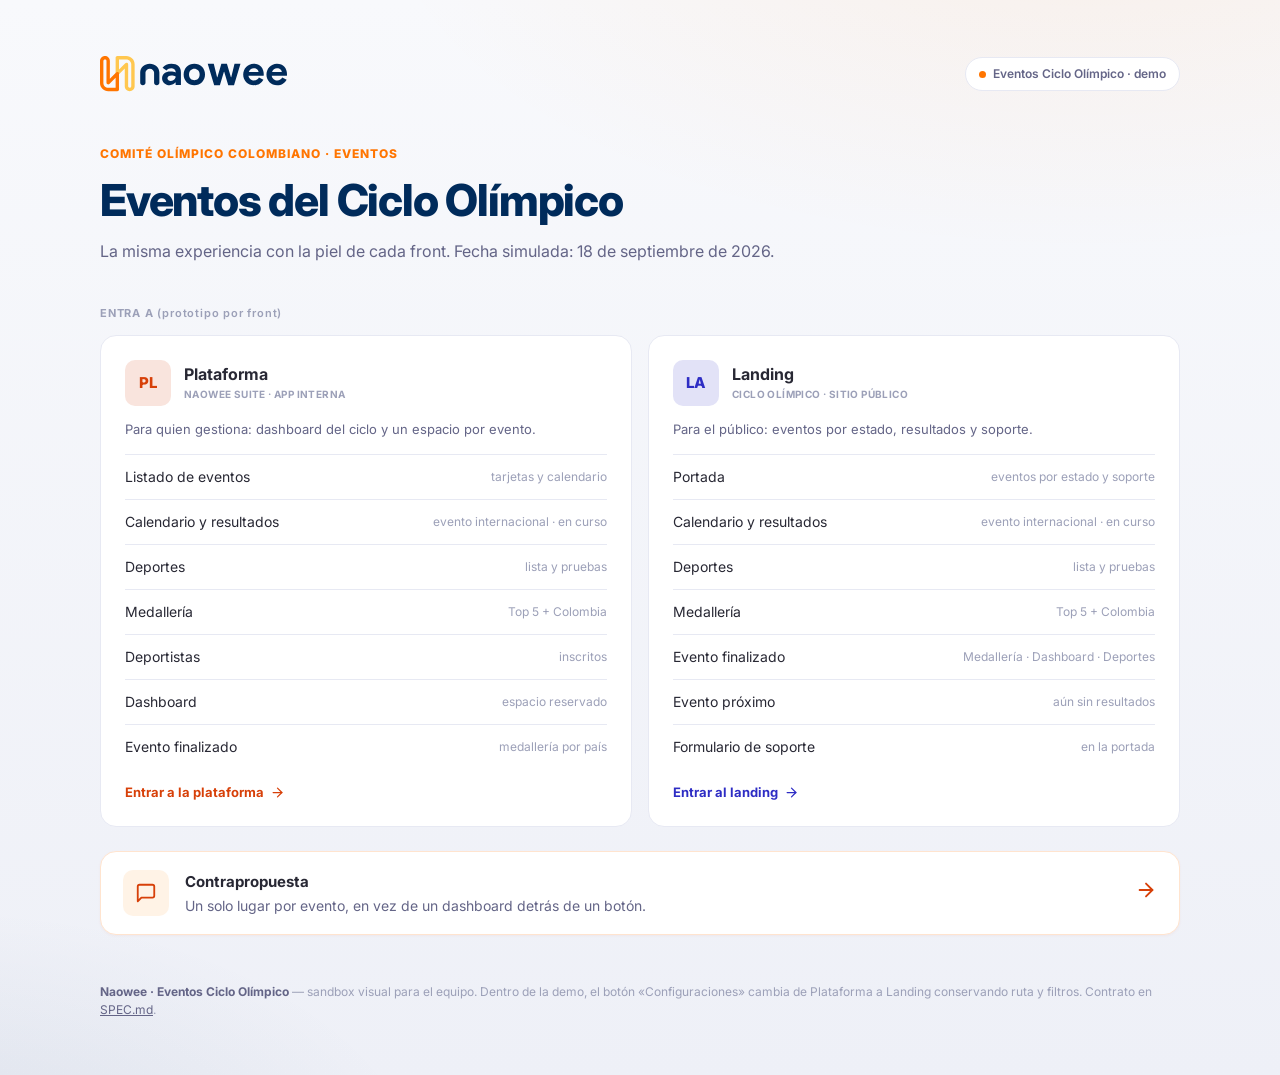
<file: index.html>
<!doctype html>
<html lang="es">
<head>
<meta charset="utf-8">
<meta name="viewport" content="width=device-width, initial-scale=1">
<title>Prototipos · Eventos Ciclo Olímpico</title>
<link rel="preconnect" href="https://fonts.googleapis.com">
<link rel="preconnect" href="https://fonts.gstatic.com" crossorigin>
<link href="https://fonts.googleapis.com/css2?family=Inter:wght@400;500;600;700;800&display=swap" rel="stylesheet">
<style>
  :root{--naranja:#ff7500;--azul:#002b5b;--accent:#d74009;--text-primary:#282834;--text-secondary:#646587;--text-muted:#9ca0b8;--surface:#fff;--border:#e7e9f3;--border-dark:#d0d4e6;--accent-bg:#fff3e6;--accent-bg-warm:#ffe4cf;--plat:#d74009;--land:#2e2dc4;--ease:cubic-bezier(.22,1,.36,1)}
  *{box-sizing:border-box}
  body{margin:0;min-height:100vh;padding:56px 24px;display:flex;flex-direction:column;color:var(--text-primary);font:16px/1.5 Inter,system-ui,-apple-system,"Segoe UI",Arial,sans-serif;
    background:radial-gradient(1200px 600px at 85% -10%,rgba(255,117,0,.08),transparent 60%),radial-gradient(900px 500px at -5% 110%,rgba(0,43,91,.08),transparent 55%),linear-gradient(180deg,#f8f9fc 0%,#eef0f7 100%)}
  .wrap{max-width:1080px;width:100%;margin:0 auto;flex:1;display:flex;flex-direction:column}
  .masthead{display:flex;align-items:center;gap:16px;margin-bottom:48px}
  .masthead img{height:36px;width:auto;display:block}
  .chip{margin-left:auto;display:inline-flex;align-items:center;gap:7px;padding:7px 13px;background:var(--surface);border:1px solid var(--border);border-radius:999px;font-size:12px;font-weight:600;color:var(--text-secondary)}
  .chip .dot{width:7px;height:7px;border-radius:50%;background:var(--naranja)}
  .hero{max-width:720px;margin-bottom:40px}
  .eyebrow{display:inline-block;font-size:12px;font-weight:800;letter-spacing:1px;text-transform:uppercase;color:var(--naranja);margin-bottom:14px}
  h1{font-size:clamp(30px,4vw,44px);font-weight:800;line-height:1.05;letter-spacing:-1.2px;color:var(--azul);margin:0 0 16px}
  .hero p{font-size:16px;line-height:1.6;color:var(--text-secondary);margin:0}
  .label{font-size:11px;font-weight:700;letter-spacing:.8px;text-transform:uppercase;color:var(--text-muted);margin:0 0 14px}
  .label span{text-transform:none;font-weight:600}
  .grid{display:grid;grid-template-columns:repeat(auto-fit,minmax(300px,1fr));gap:16px}
  .card{position:relative;overflow:hidden;display:flex;flex-direction:column;gap:14px;background:var(--surface);border:1px solid var(--border);border-radius:16px;padding:24px;transition:transform .25s var(--ease),box-shadow .25s var(--ease),border-color .25s var(--ease)}
  .card::before{content:'';position:absolute;inset:0 auto 0 0;width:4px;background:var(--c);transform:scaleY(0);transform-origin:top;transition:transform .25s var(--ease)}
  .card:hover{transform:translateY(-3px);box-shadow:0 8px 24px rgba(40,40,52,.08);border-color:color-mix(in srgb,var(--c) 45%,var(--border))}
  .card:hover::before{transform:scaleY(1)}
  .top{display:flex;align-items:center;gap:13px}
  .avatar{width:46px;height:46px;border-radius:10px;flex-shrink:0;display:flex;align-items:center;justify-content:center;font-weight:800;font-size:15px;background:color-mix(in srgb,var(--c) 14%,#fff);color:var(--c)}
  .name{font-size:16px;font-weight:700;line-height:1.25}
  .tag{font-size:10px;font-weight:700;letter-spacing:.4px;color:var(--text-muted);text-transform:uppercase;margin-top:3px}
  .desc{font-size:13px;line-height:1.5;color:var(--text-secondary);margin:0}
  .cta{display:inline-flex;align-items:center;gap:6px;font-size:13px;font-weight:700;color:var(--c);text-decoration:none;align-self:flex-start}
  .cta svg{width:15px;height:15px;transition:transform .25s var(--ease)}
  .cta:hover svg{transform:translateX(3px)}
  .links{list-style:none;margin:0;padding:0;flex:1}
  .links li{border-top:1px solid var(--border)}
  .links a{display:flex;justify-content:space-between;align-items:center;gap:12px;min-height:44px;padding:8px 0;color:var(--text-primary);text-decoration:none;font-size:14px}
  .links a:hover{color:var(--c)}
  .links small{color:var(--text-muted);font-size:12px;white-space:nowrap}
  a:focus-visible{outline:3px solid var(--naranja);outline-offset:2px;border-radius:6px}
  .rp{display:flex;align-items:center;gap:16px;margin-top:24px;padding:18px 22px;background:var(--surface);border:1px solid var(--accent-bg-warm);border-radius:16px;text-decoration:none;color:var(--text-primary);box-shadow:0 1px 3px rgba(215,64,9,.05);transition:transform .25s var(--ease),box-shadow .25s,border-color .25s}
  .rp:hover{transform:translateY(-2px);box-shadow:0 8px 24px rgba(40,40,52,.08);border-color:var(--accent)}
  .rp__ico{flex-shrink:0;width:46px;height:46px;border-radius:10px;display:flex;align-items:center;justify-content:center;background:var(--accent-bg);color:var(--accent)}
  .rp__ico svg,.rp__arrow svg{width:22px;height:22px}
  .rp__body{flex:1;font-size:14px;color:var(--text-secondary)}
  .rp__body strong{display:block;font-size:15px;color:var(--text-primary);margin-bottom:2px}
  .rp__arrow{color:var(--accent);flex-shrink:0}
  .foot{margin-top:auto;padding-top:48px;font-size:12px;color:var(--text-muted)}
  .foot strong{color:var(--text-secondary)}.foot a{color:var(--text-secondary)}
  @media (max-width:600px){body{padding:32px 16px}.masthead{flex-wrap:wrap;gap:12px}.chip{margin-left:0}.links small{display:none}}
  @media (prefers-reduced-motion:reduce){.card,.card::before,.cta svg,.rp{transition:none}}
</style>
</head>
<body>
<div class="wrap">
  <header class="masthead">
    <img src="assets/naowee.svg" alt="Naowee">
    <span class="chip"><span class="dot"></span>Eventos Ciclo Olímpico · demo</span>
  </header>

  <section class="hero">
    <span class="eyebrow">Comité Olímpico Colombiano · Eventos</span>
    <h1>Eventos del Ciclo Olímpico</h1>
    <p>La misma experiencia con la piel de cada front. Fecha simulada: 18 de septiembre de 2026.</p>
  </section>


  <p class="label">Entra a <span>(prototipo por front)</span></p>
  <div class="grid">
    <section class="card" style="--c:var(--plat)" aria-labelledby="t-plat">
      <div class="top"><span class="avatar">PL</span><div><div class="name" id="t-plat">Plataforma</div><div class="tag">Naowee Suite · app interna</div></div></div>
      <p class="desc">Para quien gestiona: dashboard del ciclo y un espacio por evento.</p>
      <ul class="links">
        <li><a href="demo.html?f=platform#/eventos"><span>Listado de eventos</span><small>tarjetas y calendario</small></a></li>
        <li><a href="demo.html?f=platform#/eventos/jja-2026?tab=calendario-resultados"><span>Calendario y resultados</span><small>evento internacional · en curso</small></a></li>
        <li><a href="demo.html?f=platform#/eventos/jja-2026?tab=deportes"><span>Deportes</span><small>lista y pruebas</small></a></li>
        <li><a href="demo.html?f=platform#/eventos/jja-2026?tab=medalleria"><span>Medallería</span><small>Top 5 + Colombia</small></a></li>
        <li><a href="demo.html?f=platform#/eventos/jja-2026?tab=deportistas"><span>Deportistas</span><small>inscritos</small></a></li>
        <li><a href="demo.html?f=platform#/eventos/jja-2026?tab=dashboard"><span>Dashboard</span><small>espacio reservado</small></a></li>
        <li><a href="demo.html?f=platform#/eventos/copa-coc-cali-2026?tab=medalleria"><span>Evento finalizado</span><small>medallería por país</small></a></li>
      </ul>
      <a class="cta" href="demo.html?f=platform#/dashboards">Entrar a la plataforma <svg viewBox="0 0 24 24" fill="none" stroke="currentColor" stroke-width="2" stroke-linecap="round" stroke-linejoin="round"><line x1="5" y1="12" x2="19" y2="12"/><polyline points="12 5 19 12 12 19"/></svg></a>
    </section>

    <section class="card" style="--c:var(--land)" aria-labelledby="t-land">
      <div class="top"><span class="avatar">LA</span><div><div class="name" id="t-land">Landing</div><div class="tag">Ciclo Olímpico · sitio público</div></div></div>
      <p class="desc">Para el público: eventos por estado, resultados y soporte.</p>
      <ul class="links">
        <li><a href="demo.html?f=landing#/"><span>Portada</span><small>eventos por estado y soporte</small></a></li>
        <li><a href="demo.html?f=landing#/eventos/jja-2026?tab=calendario-resultados"><span>Calendario y resultados</span><small>evento internacional · en curso</small></a></li>
        <li><a href="demo.html?f=landing#/eventos/jja-2026?tab=deportes"><span>Deportes</span><small>lista y pruebas</small></a></li>
        <li><a href="demo.html?f=landing#/eventos/jja-2026?tab=medalleria"><span>Medallería</span><small>Top 5 + Colombia</small></a></li>
        <li><a href="demo.html?f=landing#/eventos/copa-coc-cali-2026"><span>Evento finalizado</span><small>Medallería · Dashboard · Deportes</small></a></li>
        <li><a href="demo.html?f=landing#/eventos/intercolegiados-2026"><span>Evento próximo</span><small>aún sin resultados</small></a></li>
        <li><a href="demo.html?f=landing#/soporte"><span>Formulario de soporte</span><small>en la portada</small></a></li>
      </ul>
      <a class="cta" href="demo.html?f=landing#/">Entrar al landing <svg viewBox="0 0 24 24" fill="none" stroke="currentColor" stroke-width="2" stroke-linecap="round" stroke-linejoin="round"><line x1="5" y1="12" x2="19" y2="12"/><polyline points="12 5 19 12 12 19"/></svg></a>
    </section>
  </div>

  <a class="rp" href="contrapropuesta.html">
    <span class="rp__ico"><svg viewBox="0 0 24 24" fill="none" stroke="currentColor" stroke-width="2" stroke-linecap="round" stroke-linejoin="round"><path d="M21 15a2 2 0 0 1-2 2H7l-4 4V5a2 2 0 0 1 2-2h14a2 2 0 0 1 2 2z"/></svg></span>
    <span class="rp__body"><strong>Contrapropuesta</strong>Un solo lugar por evento, en vez de un dashboard detrás de un botón.</span>
    <span class="rp__arrow"><svg viewBox="0 0 24 24" fill="none" stroke="currentColor" stroke-width="2" stroke-linecap="round" stroke-linejoin="round"><line x1="5" y1="12" x2="19" y2="12"/><polyline points="12 5 19 12 12 19"/></svg></span>
  </a>

  <footer class="foot">
    <strong>Naowee · Eventos Ciclo Olímpico</strong> — sandbox visual para el equipo. Dentro de la demo, el botón «Configuraciones» cambia de Plataforma a Landing conservando ruta y filtros. Contrato en <a href="SPEC.md">SPEC.md</a>.
  </footer>
</div>
</body>
</html>
</file>
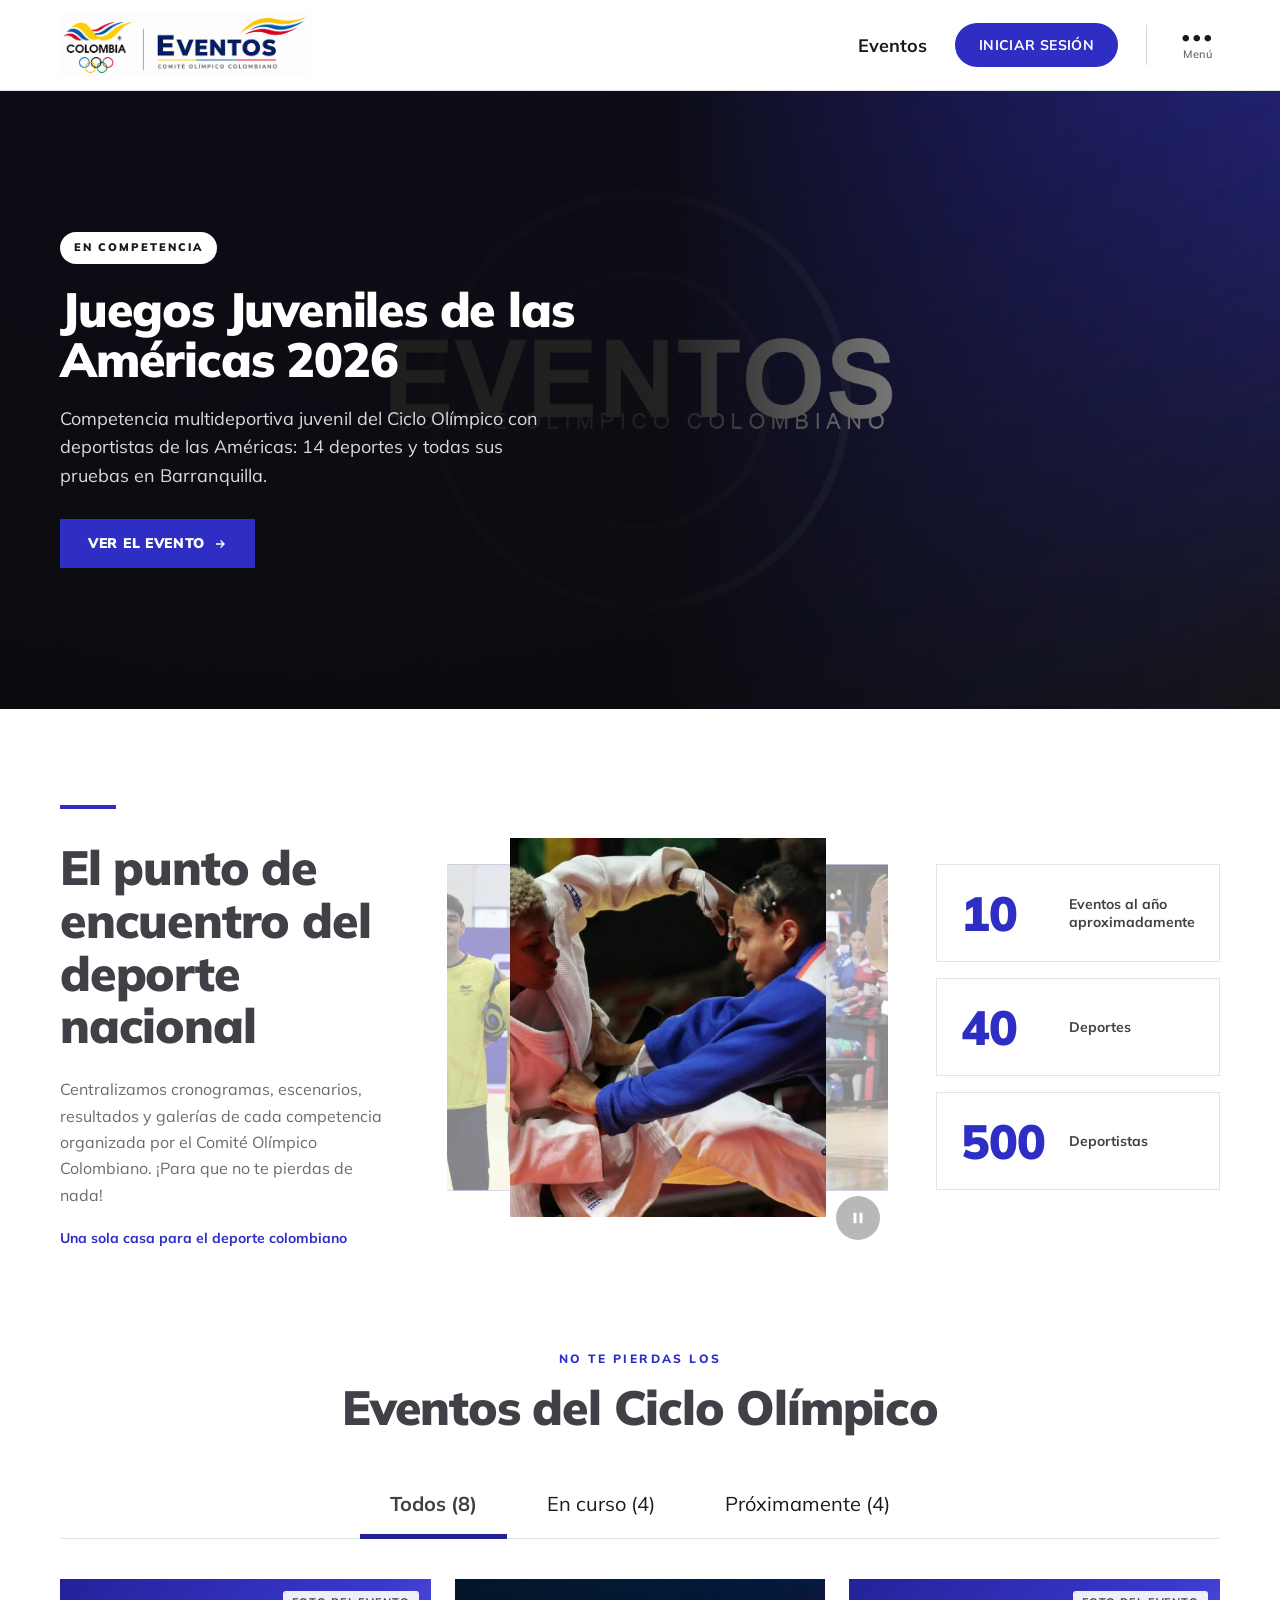
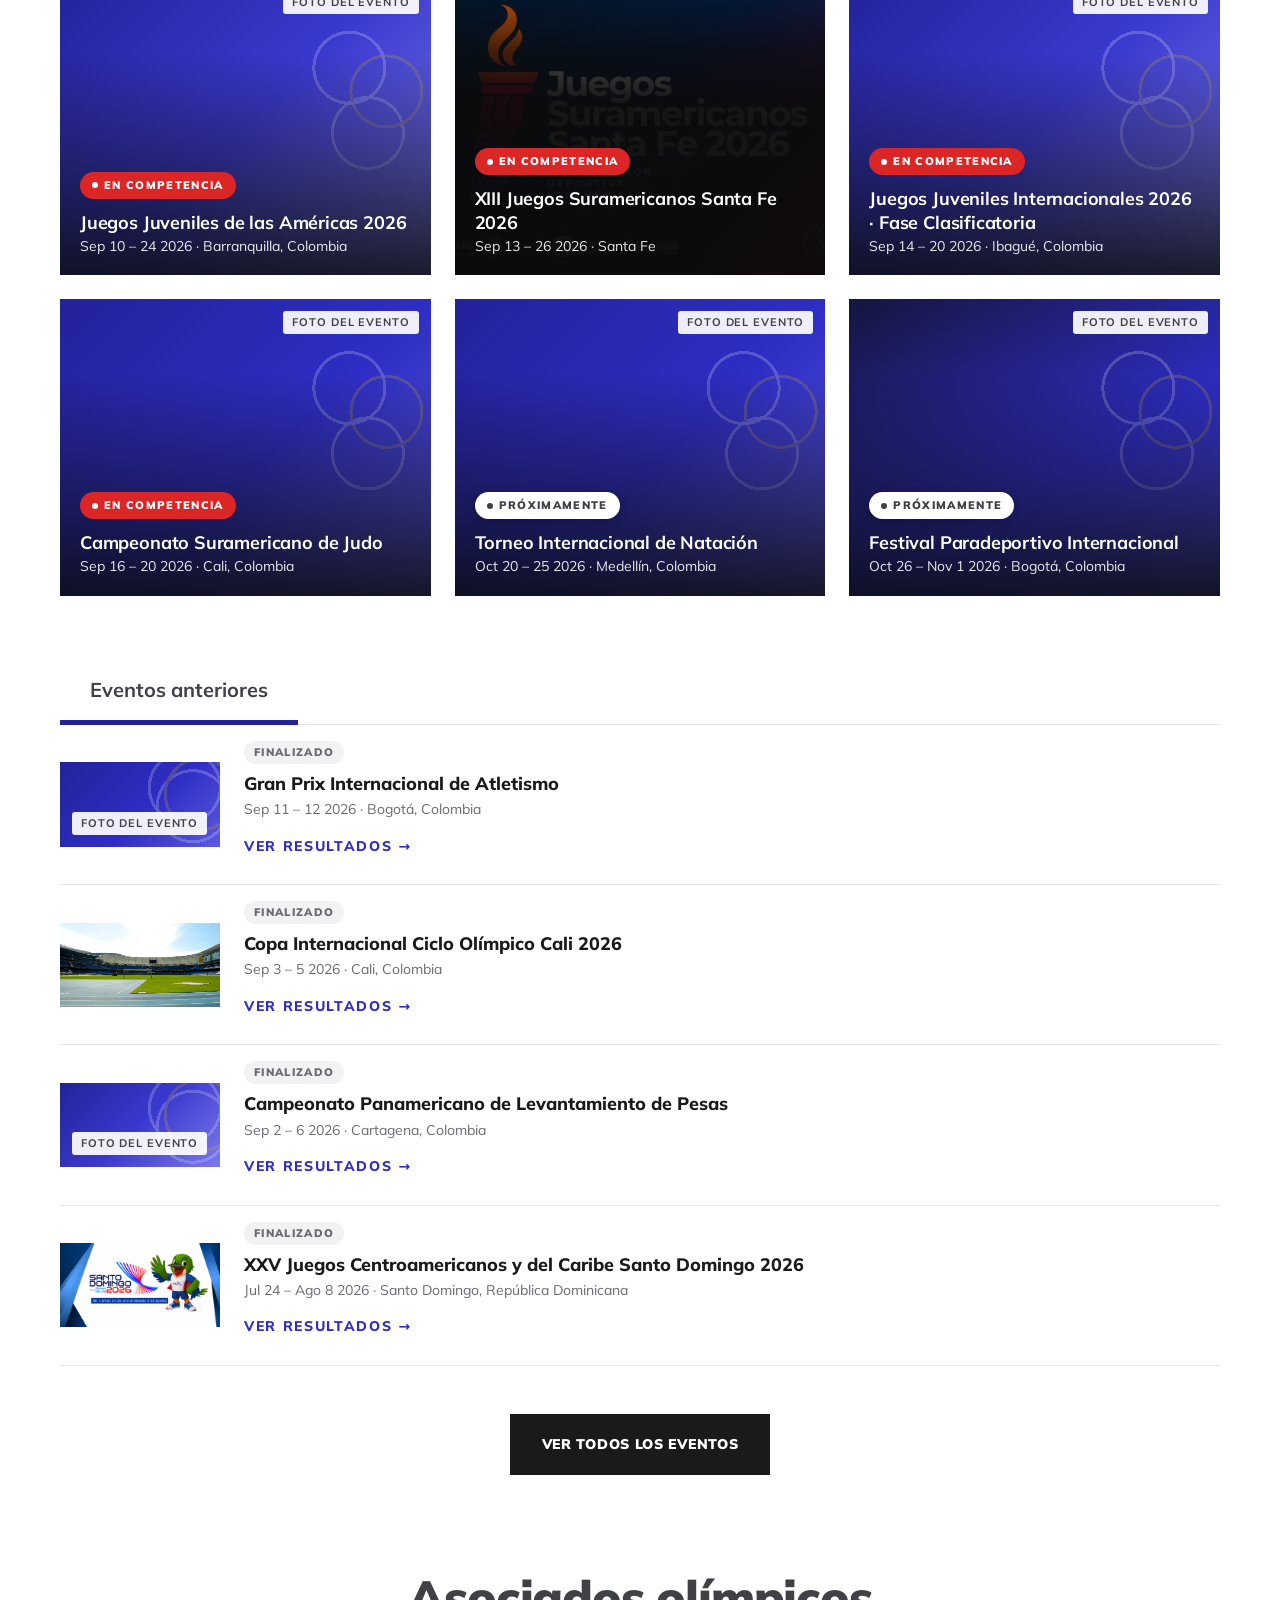
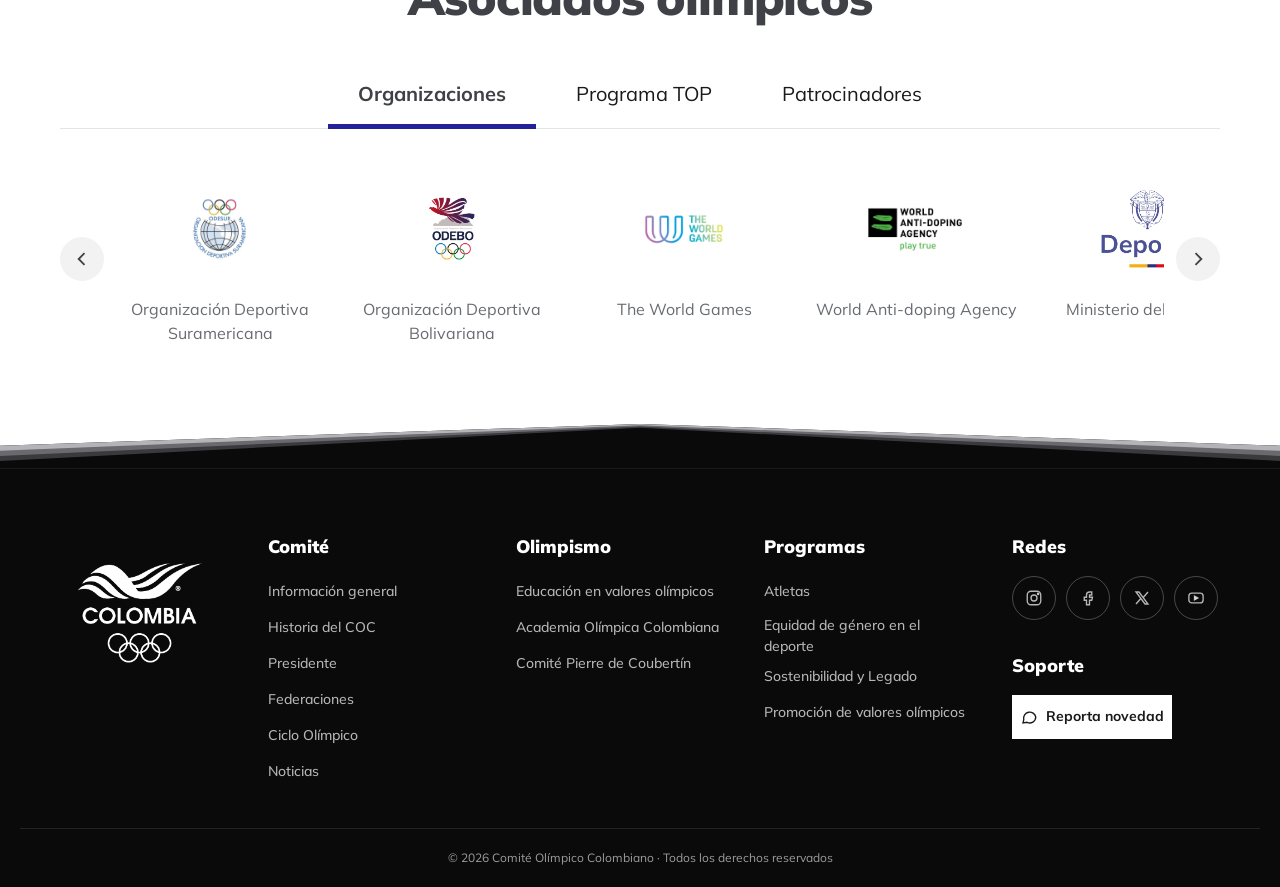
<file: landing/index.html>
<!doctype html>
<html lang="es">
<head>
  <meta charset="utf-8">
  <meta name="viewport" content="width=device-width, initial-scale=1">
  <title>Ciclo Olímpico · Eventos</title>
  <meta name="description" content="Prototipo del landing público de eventos del Ciclo Olímpico.">
  <link rel="preconnect" href="https://fonts.googleapis.com">
  <link rel="preconnect" href="https://fonts.gstatic.com" crossorigin>
  <link href="https://fonts.googleapis.com/css2?family=Mulish:wght@400;500;600;700;800;900&display=swap" rel="stylesheet">
  <!-- brand.css / base.css son Tailwind v4 (@theme): no ejecutan como CSS plano.
       Sus valores se copiaron a variables --lp-* en shell.css. -->
  <link rel="stylesheet" href="shell.css">
  <link rel="stylesheet" href="tabs/tabs.css">
</head>
<body>
  <a class="lp-skip" href="#lp-main" data-skip>Ir al contenido</a>
  <div id="app"></div>

  <script type="module" src="../shared/awards.js"></script>
  <script src="../shared/real/model.js"></script>
  <script src="../shared/data.js"></script>
  <script src="../shared/sport-icons.js"></script>
  <script src="../shared/boletines.js"></script>
  <script src="tabs/calendario-resultados.js"></script>
  <script src="tabs/deportes.js"></script>
  <script src="tabs/medalleria.js"></script>
  <script src="tabs/boletines.js"></script>
  <script src="app.js"></script>
<script src="../shared/embed.js"></script>
</body>
</html>
</file>
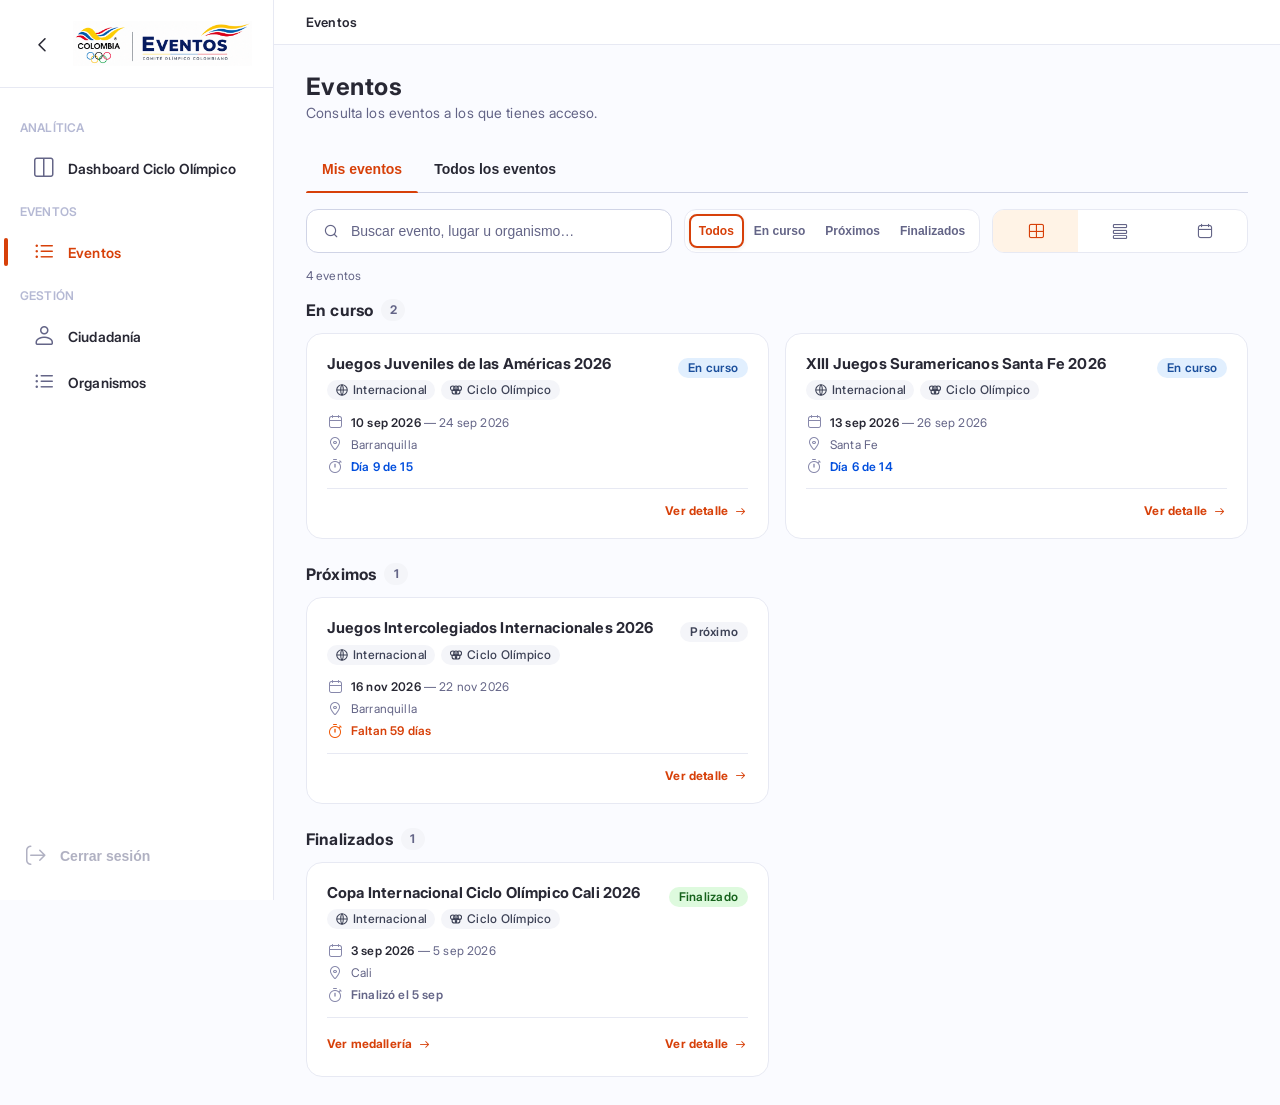
<file: platform/index.html>
<!doctype html>
<html lang="es">
<head>
<meta charset="utf-8">
<meta name="viewport" content="width=device-width, initial-scale=1">
<title>Eventos · Naowee Suite</title>
<link rel="stylesheet" href="../vendor/foundations/dist/styles.css">
<link rel="stylesheet" href="../vendor/foundations/dist/components.css">
<link rel="stylesheet" href="../vendor/foundations/dist/icons.css">
<style>
@font-face{font-family:Inter;font-weight:300;font-display:swap;src:url(../vendor/foundations/fonts/inter/inter-light.ttf) format('truetype')}
@font-face{font-family:Inter;font-weight:400;font-display:swap;src:url(../vendor/foundations/fonts/inter/inter-regular.ttf) format('truetype')}
@font-face{font-family:Inter;font-weight:500;font-display:swap;src:url(../vendor/foundations/fonts/inter/inter-medium.ttf) format('truetype')}
@font-face{font-family:Inter;font-weight:600;font-display:swap;src:url(../vendor/foundations/fonts/inter/inter-semibold.ttf) format('truetype')}
@font-face{font-family:Inter;font-weight:700 800;font-display:swap;src:url(../vendor/foundations/fonts/inter/inter-bold.ttf) format('truetype')}
</style>
<link rel="stylesheet" href="../shared/tables.css">
<link rel="stylesheet" href="../shared/pager.css">
<link rel="stylesheet" href="shell.css">
<link rel="stylesheet" href="tabs/tabs.css">
<link rel="stylesheet" href="tabs/medalleria.css">
<link rel="stylesheet" href="tabs/inscripciones/inscripciones.css">
<!-- Bundle clásico de los componentes: un type="module" no carga con file://. Se regenera con scripts/bundle-nwt.cjs. -->
<script defer src="../vendor/stencil/nwt.bundle.js"></script>
</head>
<body>
<a class="nws-skip" href="#nws-main">Saltar al contenido</a>
<div class="nws-app">
  <!-- Mismo shell que NwtMainLayout: nwt-sidebar real con el logo en su slot. -->
  <nwt-sidebar id="nws-sidebar" class="nws-sidebar" mode="responsive" breakpoint="961" persist-key="nws:sidebar:collapsed" logout-label="Cerrar sesión">
    <div class="nws-logo"><img class="nws-logo__entity" src="../landing/assets/logos/logo-header.webp" alt="Colombia Comité Olímpico · Eventos"></div>
  </nwt-sidebar>
  <div class="nws-content">
    <div class="nws-head">
      <button type="button" class="nws-iconbtn nws-menubtn" id="nws-menubtn" aria-label="Abrir menú" aria-expanded="false" aria-controls="nws-sidebar">
        <svg width="22" height="22" viewBox="0 0 24 24" fill="none" stroke="currentColor" stroke-width="2" stroke-linecap="round" aria-hidden="true"><path d="M4 6h16M4 12h16M4 18h16"/></svg>
      </button>
      <div class="nws-topbar" id="nws-topbar"></div>
    </div>
    <main id="nws-main" class="nws-main" tabindex="-1"></main>
  </div>
</div>
<script type="module" src="../shared/awards.js"></script>
<script>
/* Rol de la demo (lo manda demo.html): Comité consulta, Admin registra medallas. Sin parámetro: Comité. */
(function () {
  var r = new URLSearchParams(location.search).get('rol'), g = function (k) { try { return localStorage.getItem(k); } catch (e) { return null; } };
  window.MED_ROLES = { rol: r === 'admin' ? 'admin' : 'comite', verPaises: g('nws:paises') !== 'no' };
})();
</script>
<script src="../shared/real/model.js"></script>
<script src="../shared/data.js"></script>
<script src="../shared/sport-icons.js"></script>
<script src="../shared/boletines.js"></script>
<script src="tabs/calendario-resultados.js"></script>
<script src="tabs/deportes.js"></script>
<script src="tabs/medalleria-captura.js"></script>
<script src="tabs/medalleria.js"></script>
<script src="tabs/boletines.js"></script>
<script src="tabs/carga-masiva.js"></script>
<script src="tabs/inscripciones/core.js"></script>
<script src="tabs/inscripciones/cupos.js"></script>
<script src="tabs/inscripciones/jornada.js"></script>
<script src="tabs/inscripciones/tipo.js"></script>
<script src="tabs/inscripciones/genero.js"></script>
<script src="tabs/inscripciones/deportes.js"></script>
<script src="tabs/inscripciones/tabla.js"></script>
<script src="tabs/inscripciones.js"></script>
<script src="app.js"></script>
<script src="../shared/embed.js"></script>
</body>
</html>
</file>
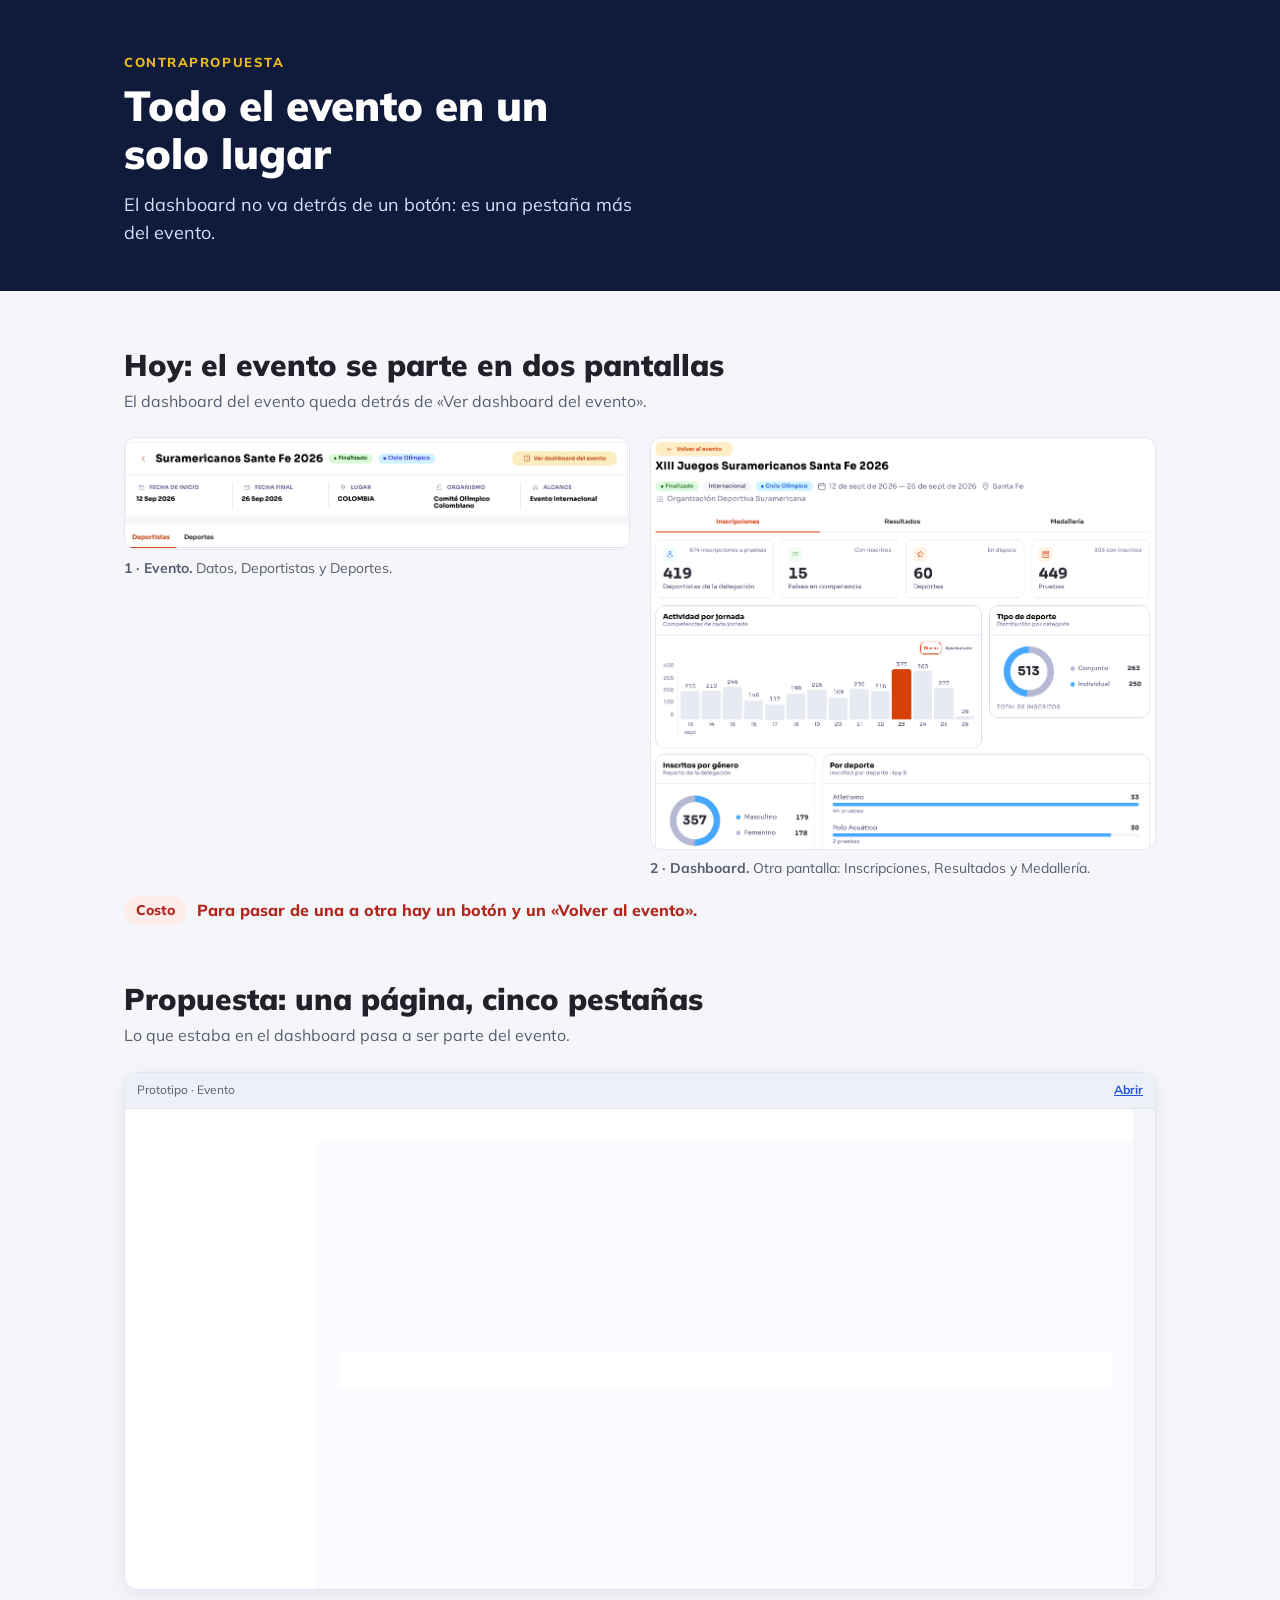
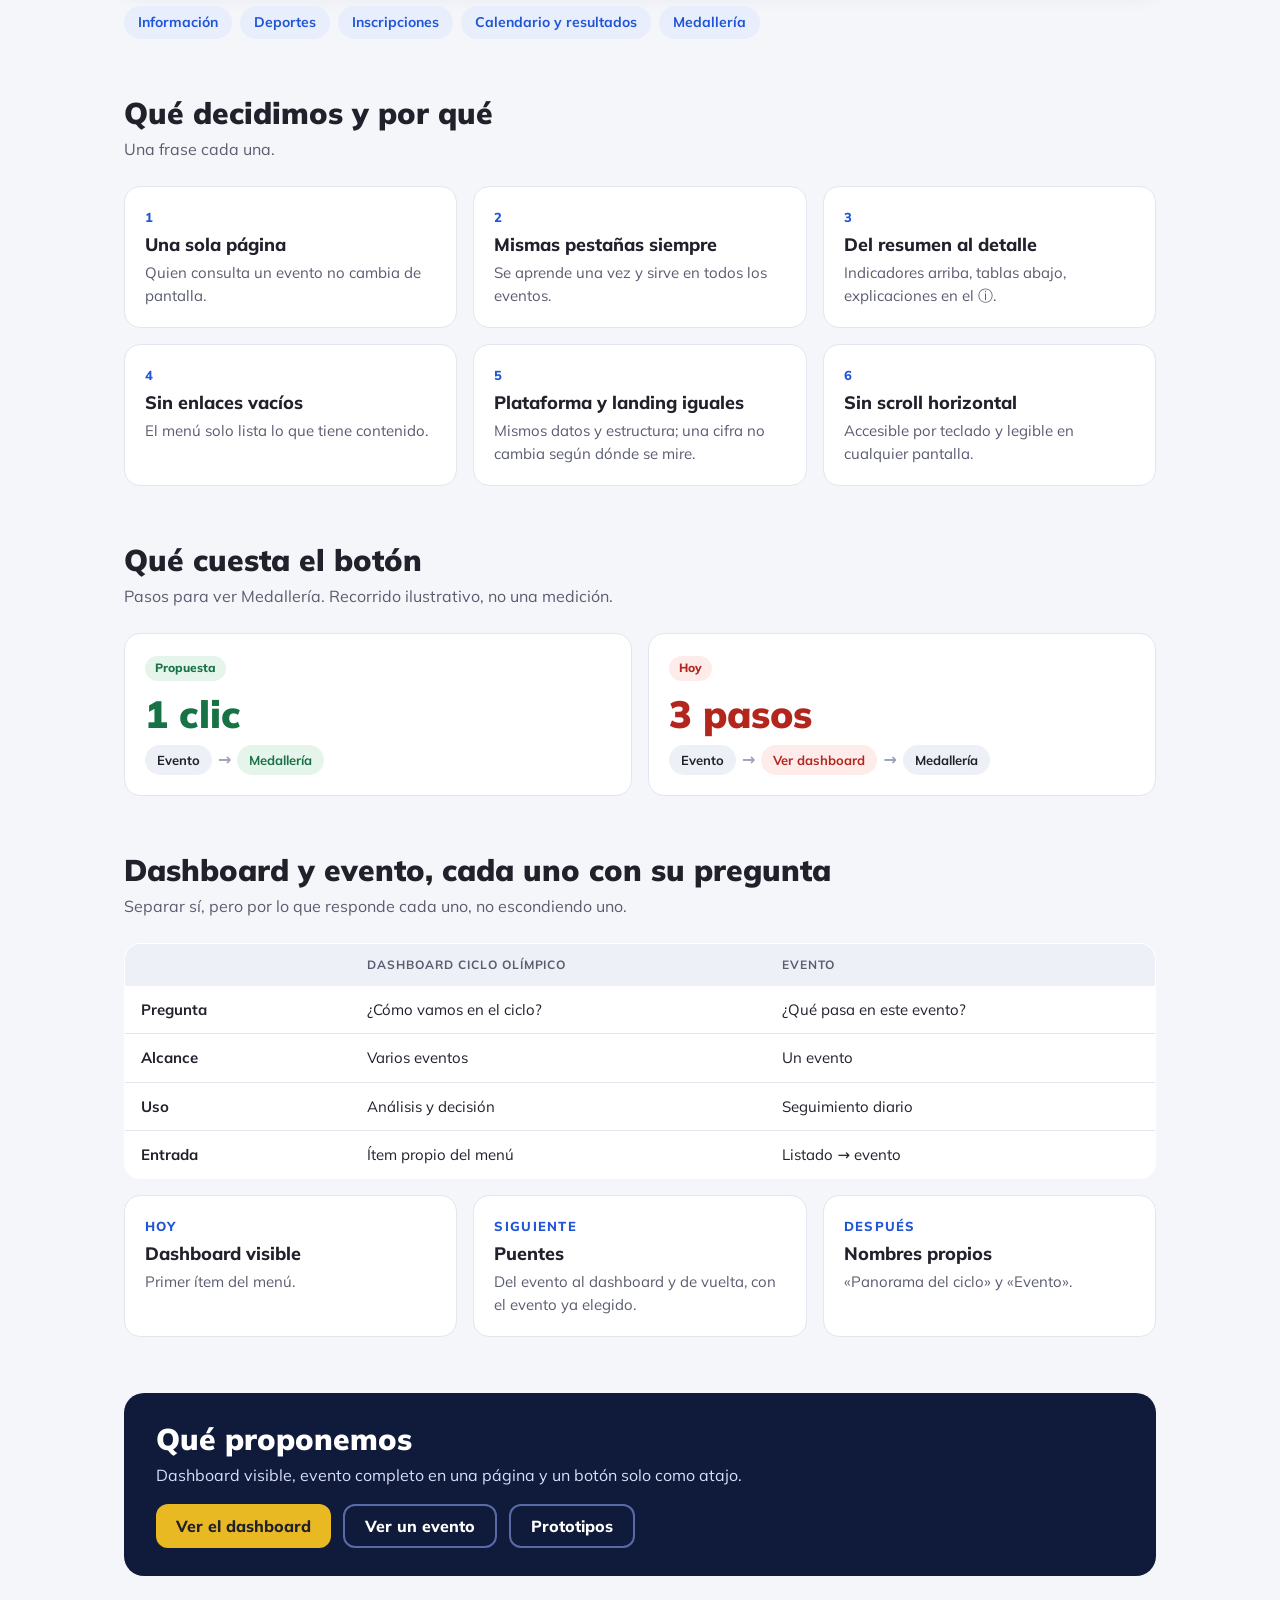
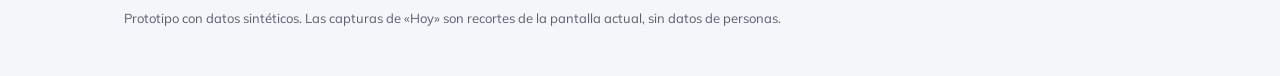
<file: contrapropuesta.html>
<!doctype html>
<html lang="es">
<head>
<meta charset="utf-8">
<meta name="viewport" content="width=device-width, initial-scale=1">
<title>Contrapropuesta · Evento y dashboard</title>
<meta name="description" content="Por qué proponemos un solo lugar por evento en lugar de un dashboard detrás de un botón.">
<link rel="preconnect" href="https://fonts.googleapis.com">
<link rel="preconnect" href="https://fonts.gstatic.com" crossorigin>
<link href="https://fonts.googleapis.com/css2?family=Mulish:wght@400;500;600;700;800;900&display=swap" rel="stylesheet">
<style>
  :root{--bg:#f5f6fa;--card:#fff;--line:#e3e5ef;--ink:#20212b;--mut:#5a5c70;--blue:#1f55d6;--blue-s:#e8eefc;--acc:#e8b923;--ok:#177245;--ok-s:#e6f5ec;--bad:#b3261e;--bad-s:#fdecea;--navy:#101a3a}
  *{box-sizing:border-box}
  html{scroll-behavior:smooth}
  @media (prefers-reduced-motion:reduce){html{scroll-behavior:auto}}
  body{margin:0;background:var(--bg);color:var(--ink);font:16px/1.55 Mulish,system-ui,-apple-system,"Segoe UI",Arial,sans-serif}
  a{color:var(--blue)}
  a:focus-visible{outline:3px solid var(--acc);outline-offset:2px;border-radius:6px}
  .wrap{max-width:1080px;margin:0 auto;padding:0 24px}
  header.top{background:var(--navy);color:#fff;padding:52px 0 44px}
  .eyebrow{font-size:13px;font-weight:800;letter-spacing:.12em;text-transform:uppercase;color:var(--acc);margin:0 0 10px}
  h1{font-size:clamp(28px,4.5vw,42px);line-height:1.15;margin:0 0 12px;font-weight:900;max-width:20ch}
  .lead{font-size:18px;color:#d7defa;margin:0;max-width:48ch}
  section{padding:56px 0 0}
  h2{font-size:clamp(22px,3vw,30px);line-height:1.2;margin:0 0 6px;font-weight:900}
  .sub{color:var(--mut);margin:0 0 24px}
  h3{font-size:18px;margin:0 0 4px;font-weight:800;line-height:1.3}
  p{margin:0}
  .card{background:var(--card);border:1px solid var(--line);border-radius:16px;padding:20px}
  .tag{display:inline-block;font-size:12px;font-weight:800;padding:3px 10px;border-radius:999px;margin-bottom:10px;background:var(--blue-s);color:var(--blue)}
  .tag.ok{background:var(--ok-s);color:var(--ok)}.tag.bad{background:var(--bad-s);color:var(--bad)}

  .ba{display:grid;grid-template-columns:1fr 1fr;gap:20px}
  .ba figure{margin:0}
  .ba img{display:block;width:100%;height:auto;border:1px solid var(--line);border-radius:12px;background:#fff}
  .ba figcaption{font-size:14px;color:var(--mut);margin-top:8px}
  .arrow-note{display:flex;align-items:center;gap:10px;margin:16px 0 0;font-weight:800;color:var(--bad)}
  .arrow-note span{background:var(--bad-s);padding:4px 12px;border-radius:999px;font-size:14px}

  .frame{border:1px solid var(--line);border-radius:14px;background:#fff;overflow:hidden;box-shadow:0 6px 20px rgba(16,26,58,.07)}
  .frame .bar{display:flex;align-items:center;gap:8px;padding:8px 12px;background:#eef0f7;border-bottom:1px solid var(--line);font-size:12px;color:var(--mut)}
  .frame .bar a{margin-left:auto;font-weight:700}
  .shot{position:relative;height:480px;overflow:hidden;background:#f5f6fa}
  .shot iframe{position:absolute;left:0;top:0;width:1440px;height:1100px;border:0;transform:scale(.7);transform-origin:0 0;pointer-events:none}

  .tabs{display:flex;flex-wrap:wrap;gap:8px;margin:16px 0 0}
  .tabs span{padding:6px 14px;border-radius:999px;background:var(--blue-s);color:var(--blue);font-weight:700;font-size:14px}

  .grid3{display:grid;grid-template-columns:repeat(3,1fr);gap:16px}
  .grid2{display:grid;grid-template-columns:1fr 1fr;gap:16px}
  .dec p{color:var(--mut);font-size:15px}
  .dec .n{font-size:13px;font-weight:800;color:var(--blue);letter-spacing:.1em;margin-bottom:6px}

  .flow{display:flex;flex-wrap:wrap;align-items:center;gap:6px;margin-top:12px}
  .step{padding:5px 12px;border-radius:999px;background:#eef0f7;font-size:13px;font-weight:700}
  .step.hit{background:var(--ok-s);color:var(--ok)}.step.miss{background:var(--bad-s);color:var(--bad)}
  .arrow{color:#9aa0bd;font-weight:800}
  .count{font-size:38px;line-height:1;font-weight:900;margin:4px 0 6px}
  .count.ok{color:var(--ok)}.count.bad{color:var(--bad)}

  table{width:100%;border-collapse:collapse;background:var(--card);border:1px solid var(--line);border-radius:16px;overflow:hidden;font-size:15px}
  th,td{padding:12px 16px;text-align:left;border-bottom:1px solid var(--line)}
  thead th{background:#eef0f7;font-size:12px;letter-spacing:.08em;text-transform:uppercase;color:var(--mut)}
  tbody th{width:22%}
  tr:last-child th,tr:last-child td{border-bottom:0}
  .cta{margin:56px 0 0;background:var(--navy);color:#fff;border-radius:20px;padding:28px 32px}
  .cta h2{color:#fff}.cta p{color:#d7defa}
  .btns{display:flex;flex-wrap:wrap;gap:12px;margin-top:16px}
  .btn{display:inline-flex;align-items:center;min-height:44px;padding:0 20px;border-radius:12px;font-weight:800;text-decoration:none;background:var(--acc);color:#20212b}
  .btn.alt{background:transparent;color:#fff;border:2px solid #5a6aa8}
  footer{padding:32px 0 48px;color:var(--mut);font-size:13px}
  @media (max-width:860px){
    .ba,.grid3,.grid2{grid-template-columns:1fr}
    .shot{height:300px}.shot iframe{transform:scale(.27)}
    table,thead,tbody,tr,th,td{display:block}thead{display:none}tbody th{width:auto;background:#eef0f7}
  }
</style>
</head>
<body>
<header class="top">
  <div class="wrap">
    <p class="eyebrow">Contrapropuesta</p>
    <h1>Todo el evento en un solo lugar</h1>
    <p class="lead">El dashboard no va detrás de un botón: es una pestaña más del evento.</p>
  </div>
</header>

<main>
<div class="wrap">

  <section aria-labelledby="h-antes">
    <h2 id="h-antes">Hoy: el evento se parte en dos pantallas</h2>
    <p class="sub">El dashboard del evento queda detrás de «Ver dashboard del evento».</p>
    <div class="ba">
      <figure><img src="assets/antes-evento.png" alt="Pantalla actual de un evento, con el botón «Ver dashboard del evento» y las pestañas Deportistas y Deportes" loading="lazy"><figcaption><b>1 · Evento.</b> Datos, Deportistas y Deportes.</figcaption></figure>
      <figure><img src="assets/antes-dashboard.png" alt="Pantalla actual del dashboard del evento, con las pestañas Inscripciones, Resultados y Medallería" loading="lazy"><figcaption><b>2 · Dashboard.</b> Otra pantalla: Inscripciones, Resultados y Medallería.</figcaption></figure>
    </div>
    <p class="arrow-note"><span>Costo</span> Para pasar de una a otra hay un botón y un «Volver al evento».</p>
  </section>

  <section aria-labelledby="h-prop">
    <h2 id="h-prop">Propuesta: una página, cinco pestañas</h2>
    <p class="sub">Lo que estaba en el dashboard pasa a ser parte del evento.</p>
    <div class="frame"><div class="bar"><span>Prototipo · Evento</span><a href="platform/index.html#/eventos/jja-2026?tab=medalleria" target="_blank" rel="noopener">Abrir</a></div>
      <div class="shot"><iframe loading="lazy" src="platform/index.html#/eventos/jja-2026?tab=medalleria" title="Vista previa de un evento en el prototipo" tabindex="-1"></iframe></div></div>
    <div class="tabs" aria-label="Pestañas del evento"><span>Información</span><span>Deportes</span><span>Inscripciones</span><span>Calendario y resultados</span><span>Medallería</span></div>
  </section>

  <section aria-labelledby="h-dec">
    <h2 id="h-dec">Qué decidimos y por qué</h2>
    <p class="sub">Una frase cada una.</p>
    <div class="grid3">
      <div class="card dec"><div class="n">1</div><h3>Una sola página</h3><p>Quien consulta un evento no cambia de pantalla.</p></div>
      <div class="card dec"><div class="n">2</div><h3>Mismas pestañas siempre</h3><p>Se aprende una vez y sirve en todos los eventos.</p></div>
      <div class="card dec"><div class="n">3</div><h3>Del resumen al detalle</h3><p>Indicadores arriba, tablas abajo, explicaciones en el ⓘ.</p></div>
      <div class="card dec"><div class="n">4</div><h3>Sin enlaces vacíos</h3><p>El menú solo lista lo que tiene contenido.</p></div>
      <div class="card dec"><div class="n">5</div><h3>Plataforma y landing iguales</h3><p>Mismos datos y estructura; una cifra no cambia según dónde se mire.</p></div>
      <div class="card dec"><div class="n">6</div><h3>Sin scroll horizontal</h3><p>Accesible por teclado y legible en cualquier pantalla.</p></div>
    </div>
  </section>

  <section aria-labelledby="h-boton">
    <h2 id="h-boton">Qué cuesta el botón</h2>
    <p class="sub">Pasos para ver Medallería. Recorrido ilustrativo, no una medición.</p>
    <div class="grid2">
      <div class="card"><span class="tag ok">Propuesta</span><p class="count ok">1 clic</p>
        <div class="flow"><span class="step">Evento</span><span class="arrow">→</span><span class="step hit">Medallería</span></div></div>
      <div class="card"><span class="tag bad">Hoy</span><p class="count bad">3 pasos</p>
        <div class="flow"><span class="step">Evento</span><span class="arrow">→</span><span class="step miss">Ver dashboard</span><span class="arrow">→</span><span class="step">Medallería</span></div></div>
    </div>
  </section>

  <section aria-labelledby="h-sep">
    <h2 id="h-sep">Dashboard y evento, cada uno con su pregunta</h2>
    <p class="sub">Separar sí, pero por lo que responde cada uno, no escondiendo uno.</p>
    <table>
      <thead><tr><th></th><th>Dashboard Ciclo Olímpico</th><th>Evento</th></tr></thead>
      <tbody>
        <tr><th>Pregunta</th><td>¿Cómo vamos en el ciclo?</td><td>¿Qué pasa en este evento?</td></tr>
        <tr><th>Alcance</th><td>Varios eventos</td><td>Un evento</td></tr>
        <tr><th>Uso</th><td>Análisis y decisión</td><td>Seguimiento diario</td></tr>
        <tr><th>Entrada</th><td>Ítem propio del menú</td><td>Listado → evento</td></tr>
      </tbody>
    </table>
    <div class="grid3" style="margin-top:16px">
      <div class="card dec"><div class="n">HOY</div><h3>Dashboard visible</h3><p>Primer ítem del menú.</p></div>
      <div class="card dec"><div class="n">SIGUIENTE</div><h3>Puentes</h3><p>Del evento al dashboard y de vuelta, con el evento ya elegido.</p></div>
      <div class="card dec"><div class="n">DESPUÉS</div><h3>Nombres propios</h3><p>«Panorama del ciclo» y «Evento».</p></div>
    </div>

    <div class="cta">
      <h2>Qué proponemos</h2>
      <p>Dashboard visible, evento completo en una página y un botón solo como atajo.</p>
      <div class="btns">
        <a class="btn" href="demo.html?f=platform#/dashboards">Ver el dashboard</a>
        <a class="btn alt" href="demo.html?f=platform#/eventos/jja-2026">Ver un evento</a>
        <a class="btn alt" href="index.html">Prototipos</a>
      </div>
    </div>
  </section>

</div>
</main>
<footer><div class="wrap">Prototipo con datos sintéticos. Las capturas de «Hoy» son recortes de la pantalla actual, sin datos de personas.</div></footer>
</body>
</html>
</file>
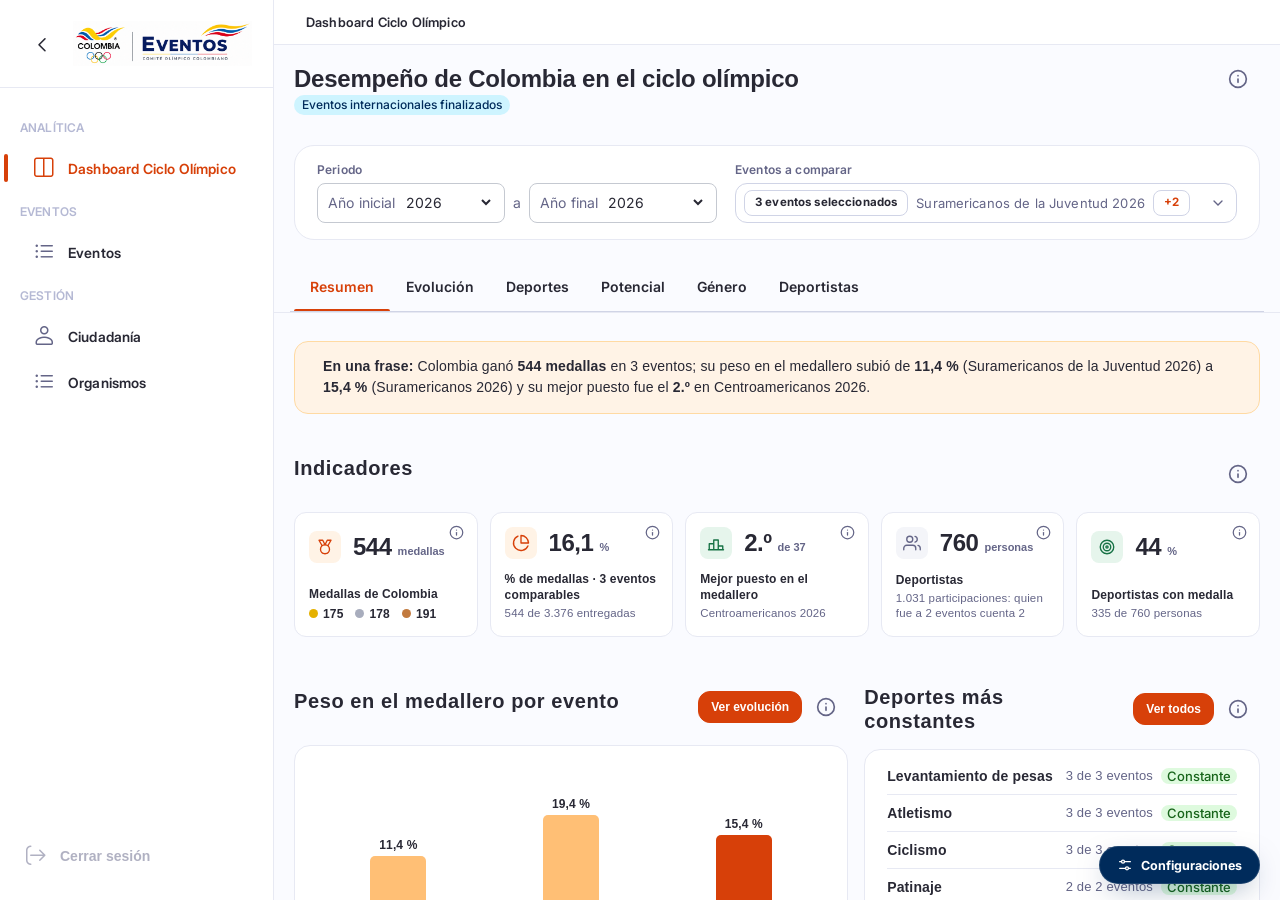
<file: demo.html>
<!doctype html>
<html lang="es">
<head>
<meta charset="utf-8">
<meta name="viewport" content="width=device-width, initial-scale=1">
<title>Demo · Eventos Ciclo Olímpico</title>
<link rel="preconnect" href="https://fonts.googleapis.com">
<link rel="preconnect" href="https://fonts.gstatic.com" crossorigin>
<link href="https://fonts.googleapis.com/css2?family=Inter:wght@400;500;600;700;800&display=swap" rel="stylesheet">
<style>
  *{box-sizing:border-box}
  html,body{height:100%;margin:0;background:#f5f6fa;font-family:Inter,system-ui,-apple-system,"Segoe UI",Arial,sans-serif;color:#282834}
  .stage{position:fixed;inset:0;width:100%;height:100%;border:0;background:#fff}
  .tt-launch{position:fixed;right:20px;bottom:16px;z-index:80;display:flex;align-items:center;gap:8px;background:#002b5b;border:1px solid rgba(255,255,255,.12);border-radius:999px;padding:10px 17px;font:700 12.5px Inter,sans-serif;color:#fff;cursor:pointer;box-shadow:0 10px 30px -10px rgba(0,43,91,.5);transition:transform .15s,box-shadow .15s}
  .tt-launch:hover{box-shadow:0 14px 36px -10px rgba(0,43,91,.6);transform:translateY(-1px)}
  .tt-launch:focus-visible,.tt-panel :focus-visible{outline:3px solid #ff7500;outline-offset:2px}
  .tt-panel{position:fixed;top:0;right:0;bottom:0;z-index:81;width:360px;max-width:100vw;display:flex;flex-direction:column;background:#fff;border-left:1px solid #e7e9f3;box-shadow:-12px 0 32px -18px rgba(20,22,38,.3);padding:8px;transform:translateX(100%);visibility:hidden;transition:transform .25s ease,visibility 0s .25s}
  .tt-panel.open{transform:none;visibility:visible;transition:transform .25s ease}
  body.tt-open .tt-launch{display:none}
  .tt-h{display:flex;align-items:center;justify-content:space-between;font-size:13px;font-weight:800;padding:8px 10px 2px}
  .tt-h span:last-child{display:flex;gap:2px}
  .tt-ib{display:inline-flex;align-items:center;justify-content:center;min-width:32px;height:32px;padding:0 6px;background:none;border:0;border-radius:8px;color:#646587;cursor:pointer;text-decoration:none;font:inherit;font-size:20px;line-height:1}
  .tt-ib:hover{background:#f6f7fb;color:#282834}
  .tt-grp{font-size:9.5px;font-weight:800;text-transform:uppercase;letter-spacing:.06em;color:#646587;padding:14px 10px 6px}
  .tt-seg{display:flex;gap:2px;margin:0 4px;padding:2px;background:#f6f7fb;border:1px solid #e7e9f3;border-radius:10px}
  .tt-seg button{flex:1;font:600 12px Inter,sans-serif;color:#646587;background:none;border:0;border-radius:8px;padding:8px;cursor:pointer}
  .tt-seg button:hover{color:#282834}
  .tt-seg button.is-active{background:#fff;color:#d74009;font-weight:800;box-shadow:0 1px 3px rgba(20,22,38,.14)}
  .tt-note{font-size:11px;line-height:1.4;color:#646587;padding:8px 10px 0;margin:0}
  .tt-link{display:inline-block;margin:14px 10px 0;font-size:12px;font-weight:700;color:#d74009}
  @media (prefers-reduced-motion:reduce){.tt-launch,.tt-panel{transition:none}.tt-launch:hover{transform:none}}
</style>
</head>
<body>
<iframe class="stage" id="stage" name="maqueta" title="Prototipo"></iframe>

<button type="button" class="tt-launch" id="launch" aria-haspopup="dialog" aria-expanded="false">
  <svg viewBox="0 0 24 24" width="16" height="16" fill="none" stroke="currentColor" stroke-width="2" stroke-linecap="round" aria-hidden="true"><line x1="4" y1="7" x2="20" y2="7"/><line x1="4" y1="17" x2="20" y2="17"/><circle cx="9" cy="7" r="2.2" fill="#002b5b"/><circle cx="15" cy="17" r="2.2" fill="#002b5b"/></svg>
  Configuraciones
</button>

<aside class="tt-panel" id="panel" role="dialog" aria-label="Configuraciones de la demo">
  <div class="tt-h"><span>Demo · Eventos Ciclo Olímpico</span>
    <span><a class="tt-ib" href="index.html" title="Inicio" aria-label="Inicio"><svg viewBox="0 0 24 24" width="16" height="16" fill="none" stroke="currentColor" stroke-width="2" stroke-linecap="round" stroke-linejoin="round"><path d="M3 10.5 12 3l9 7.5"/><path d="M5 9.5V21h14V9.5"/></svg></a>
    <button type="button" class="tt-ib" id="close" aria-label="Cerrar">×</button></span></div>
  <div class="tt-grp">Prototipo</div>
  <div class="tt-seg" role="group" aria-label="Prototipo" id="segFront"></div>
  <div class="tt-grp">Rol en la plataforma</div>
  <div class="tt-seg" role="group" aria-label="Rol" id="segRol"></div>
  <div class="tt-grp">Escenario de la landing</div>
  <div class="tt-seg" role="group" aria-label="Escenario" id="segEsc"></div>
  <div class="tt-grp">Momento del evento</div>
  <div class="tt-seg" role="group" aria-label="Momento del evento" id="segEvt"></div>
  <p class="tt-note">Al cambiar de prototipo se conserva el evento, la pestaña y los filtros.</p>
  <a class="tt-link" id="nueva" target="_blank" rel="noopener">Abrir este prototipo solo →</a>
</aside>

<script>
(function () {
  var FRONTS = { platform: { label: 'Plataforma', url: 'platform/index.html', home: '#/dashboards' },
                 landing:  { label: 'Landing',    url: 'landing/index.html',  home: '#/' } };
  var EVENTOS = [['Finalizado', 'copa-coc-cali-2026'], ['En curso', 'jja-2026'], ['Próximo', 'intercolegiados-2026']];
  var ESC = [['', 'Habitual'], ['2026-10-05', 'Sin eventos en curso']];
  var q = new URLSearchParams(location.search), hoy = /^\d{4}-\d{2}-\d{2}$/.test(q.get('hoy') || '') ? q.get('hoy') : '';
  var ROLES = [['comite', 'Comité Olímpico'], ['admin', 'Admin']];
  var rol = q.get('rol') === 'admin' ? 'admin' : 'comite';
  var front = FRONTS[q.get('f')] ? q.get('f') : 'platform';
  var hash = location.hash || FRONTS[front].home;
  var frame = document.getElementById('stage'), panel = document.getElementById('panel'), launch = document.getElementById('launch');

  function esc(s) { return String(s).replace(/&/g, '&amp;').replace(/</g, '&lt;'); }
  function codigo() { var m = hash.match(/^#\/eventos\/([^?]+)/); return m ? decodeURIComponent(m[1]) : null; }
  function filtros() { var m = hash.match(/\?(.*)$/), p = new URLSearchParams(m ? m[1] : ''); p.delete('dia'); var s = p.toString(); return s ? '?' + s : ''; }
  function pintar() {
    document.getElementById('segFront').innerHTML = Object.keys(FRONTS).map(function (k) {
      return '<button type="button" data-f="' + k + '" class="' + (k === front ? 'is-active' : '') + '" aria-pressed="' + (k === front) + '">' + FRONTS[k].label + '</button>'; }).join('');
    document.getElementById('segEvt').innerHTML = EVENTOS.map(function (e) {
      var on = e[1] === codigo();
      return '<button type="button" data-e="' + e[1] + '" class="' + (on ? 'is-active' : '') + '" aria-pressed="' + on + '">' + esc(e[0]) + '</button>'; }).join('');
    document.getElementById('segRol').innerHTML = ROLES.map(function (r) { var on = r[0] === rol; return '<button type="button" data-r="' + r[0] + '" class="' + (on ? 'is-active' : '') + '" aria-pressed="' + on + '">' + r[1] + '</button>'; }).join('');
    document.getElementById('nueva').href = url();
    document.getElementById('segEsc').innerHTML = ESC.map(function (e) { var on = e[0] === hoy; return '<button type="button" data-h="' + e[0] + '" class="' + (on ? 'is-active' : '') + '" aria-pressed="' + on + '">' + e[1] + '</button>'; }).join('');
    document.title = FRONTS[front].label + ' · Demo Eventos Ciclo Olímpico';
    try { history.replaceState(null, '', '?f=' + front + (hoy ? '&hoy=' + hoy : '') + (rol === 'admin' ? '&rol=admin' : '') + hash); } catch (e) {}
  }
  function url() { var a = []; if (hoy) a.push('hoy=' + hoy); if (front === 'platform') a.push('rol=' + rol); return FRONTS[front].url + (a.length ? '?' + a.join('&') : '') + hash; }
  function cargar() { frame.src = url(); pintar(); }

  panel.addEventListener('click', function (e) {
    var f = e.target.closest('[data-f]'), v = e.target.closest('[data-e]'), h = e.target.closest('[data-h]'), r = e.target.closest('[data-r]');
    if (r && r.dataset.r !== rol) { rol = r.dataset.r; cargar(); }
    if (h) { hoy = h.dataset.h; cargar(); }
    if (f && f.dataset.f !== front) {
      front = f.dataset.f;
      if (!codigo()) hash = front === 'landing' ? '#/' : '#/eventos';
      cargar();
    }
    if (v) { hash = '#/eventos/' + encodeURIComponent(v.dataset.e) + (codigo() ? filtros() : ''); cargar(); }
  });
  window.addEventListener('message', function (e) {
    if (e.source !== frame.contentWindow || !e.data || e.data.type !== 'olc-ruta') return;
    hash = e.data.hash || FRONTS[front].home; pintar();
  });
  function abrir(on) {
    panel.classList.toggle('open', on); document.body.classList.toggle('tt-open', on);
    launch.setAttribute('aria-expanded', String(on));
    (on ? document.getElementById('close') : launch).focus();
  }
  launch.addEventListener('click', function () { abrir(true); });
  document.getElementById('close').addEventListener('click', function () { abrir(false); });
  document.addEventListener('keydown', function (e) { if (e.key === 'Escape' && panel.classList.contains('open')) abrir(false); });
  cargar();
})();
</script>
</body>
</html>
</file>
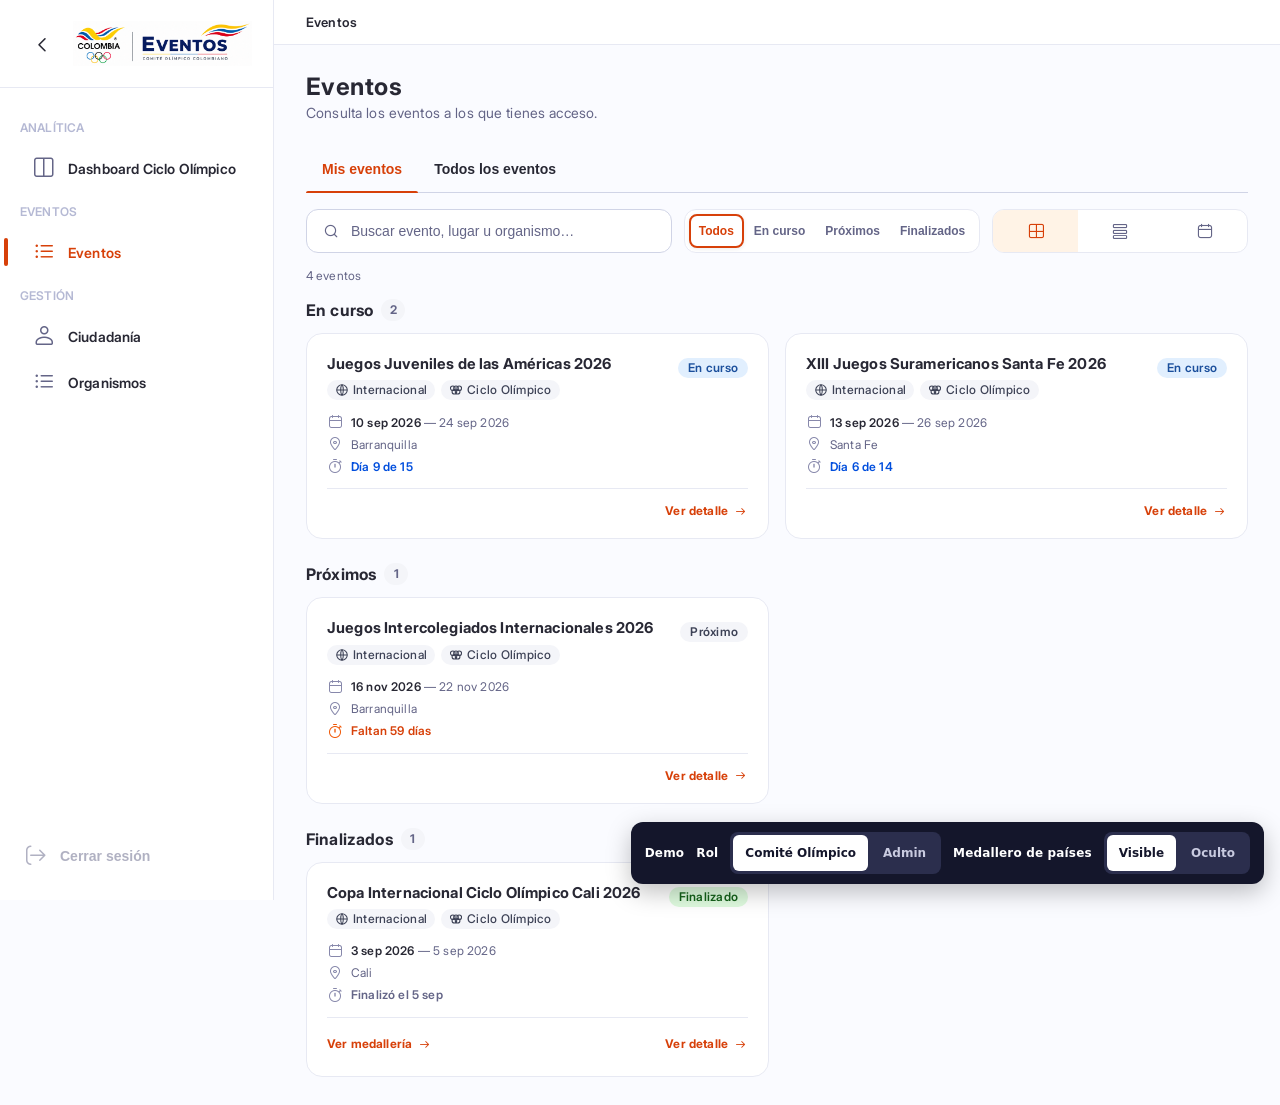
<file: platform/roles.html>
<!doctype html>
<html lang="es">
<head>
<meta charset="utf-8">
<meta name="viewport" content="width=device-width, initial-scale=1">
<title>Eventos · Naowee Suite · Roles</title>
<link rel="stylesheet" href="../vendor/foundations/dist/styles.css">
<link rel="stylesheet" href="../vendor/foundations/dist/components.css">
<link rel="stylesheet" href="../vendor/foundations/dist/icons.css">
<style>
@font-face{font-family:Inter;font-weight:300;font-display:swap;src:url(../vendor/foundations/fonts/inter/inter-light.ttf) format('truetype')}
@font-face{font-family:Inter;font-weight:400;font-display:swap;src:url(../vendor/foundations/fonts/inter/inter-regular.ttf) format('truetype')}
@font-face{font-family:Inter;font-weight:500;font-display:swap;src:url(../vendor/foundations/fonts/inter/inter-medium.ttf) format('truetype')}
@font-face{font-family:Inter;font-weight:600;font-display:swap;src:url(../vendor/foundations/fonts/inter/inter-semibold.ttf) format('truetype')}
@font-face{font-family:Inter;font-weight:700 800;font-display:swap;src:url(../vendor/foundations/fonts/inter/inter-bold.ttf) format('truetype')}
</style>
<link rel="stylesheet" href="../shared/tables.css">
<link rel="stylesheet" href="../shared/pager.css">
<link rel="stylesheet" href="shell.css">
<link rel="stylesheet" href="tabs/tabs.css">
<link rel="stylesheet" href="tabs/medalleria.css">
<link rel="stylesheet" href="tabs/inscripciones/inscripciones.css">
<!-- Bundle clásico de los componentes: un type="module" no carga con file://. Se regenera con scripts/bundle-nwt.cjs. -->
<script defer src="../vendor/stencil/nwt.bundle.js"></script>
</head>
<body>
<a class="nws-skip" href="#nws-main">Saltar al contenido</a>
<div class="nws-app">
  <!-- Mismo shell que NwtMainLayout: nwt-sidebar real con el logo en su slot. -->
  <nwt-sidebar id="nws-sidebar" class="nws-sidebar" mode="responsive" breakpoint="961" persist-key="nws:sidebar:collapsed" logout-label="Cerrar sesión">
    <div class="nws-logo"><img class="nws-logo__entity" src="../landing/assets/logos/logo-header.webp" alt="Colombia Comité Olímpico · Eventos"></div>
  </nwt-sidebar>
  <div class="nws-content">
    <div class="nws-head">
      <button type="button" class="nws-iconbtn nws-menubtn" id="nws-menubtn" aria-label="Abrir menú" aria-expanded="false" aria-controls="nws-sidebar">
        <svg width="22" height="22" viewBox="0 0 24 24" fill="none" stroke="currentColor" stroke-width="2" stroke-linecap="round" aria-hidden="true"><path d="M4 6h16M4 12h16M4 18h16"/></svg>
      </button>
      <div class="nws-topbar" id="nws-topbar"></div>
    </div>
    <main id="nws-main" class="nws-main" tabindex="-1"></main>
  </div>
</div>
<script type="module" src="../shared/awards.js"></script>
<script>
/* Roles de la demo (solo esta página): Admin registra medallas; Comité Olímpico solo consulta. */
(function () {
  var g = function (k, d) { try { return localStorage.getItem(k) || d; } catch (e) { return d; } };
  window.MED_ROLES = { rol: g('nws:rol', 'comite'), verPaises: g('nws:paises', 'si') !== 'no' };
})();
</script>
<script src="../shared/real/model.js"></script>
<script src="../shared/data.js"></script>
<script src="../shared/sport-icons.js"></script>
<script src="../shared/boletines.js"></script>
<script src="tabs/calendario-resultados.js"></script>
<script src="tabs/deportes.js"></script>
<script src="tabs/medalleria-captura.js"></script>
<script src="tabs/medalleria.js"></script>
<script src="tabs/boletines.js"></script>
<script src="tabs/carga-masiva.js"></script>
<script src="tabs/inscripciones/core.js"></script>
<script src="tabs/inscripciones/cupos.js"></script>
<script src="tabs/inscripciones/jornada.js"></script>
<script src="tabs/inscripciones/tipo.js"></script>
<script src="tabs/inscripciones/genero.js"></script>
<script src="tabs/inscripciones/deportes.js"></script>
<script src="tabs/inscripciones/tabla.js"></script>
<script src="tabs/inscripciones.js"></script>
<script src="app.js"></script>
<script src="roles-panel.js"></script>
<script src="../shared/embed.js"></script>
</body>
</html>
</file>
<file: landing/shell.css>
/* Shell del landing: cabecera, pie, portada y cabecera de detalle.
   Valores copiados de landing-web-olympic-cycle (brand.css / base.css).
   Las pestañas viven en tabs/tabs.css, no aquí. */

:root {
  --lp-primary: #2e2dc4;
  --lp-primary-dark: #232299;
  --lp-primary-100: #dcdcf6;
  --lp-primary-50: #ececfb;
  --lp-accent: #e8b923;
  --lp-accent-dark: #c9a227;
  --lp-ink: #1a1a1a;
  --lp-ink-soft: #3f4146;
  --lp-muted: #686b71;
  --lp-subtle: #686b71;
  --lp-faint: #9a9da2;
  --lp-tab-indicator: #232299;
  --lp-surface: #fafafa;
  --lp-fill: #f2f2f2;
  --lp-border: #e4e4e6;
  --lp-divider: #d8d8da;
  --lp-success: #1e8e3e;
  --lp-danger: #b3261e;
  --lp-danger-50: #fdecea;
  --lp-danger-dark: #7a1a14;
  --lp-live: #dc2626;
  --lp-footer: #0a0a0a;
  --lp-veil: #0a0a0a;
  --lp-peak-1: #b4b4b8;
  --lp-peak-2: #6a6a6e;
  --lp-peak-3: #3a3a3e;
  --lp-container: 1240px;
  --lp-header: 5.625rem;
  --lp-aspect-card: 19 / 10;
  --lp-eyebrow: 0.2em;
  --lp-label: 0.12em;
  --lp-badge: 0.18em;
  --lp-gutter: 20px;
  --lp-font: Mulish, system-ui, -apple-system, 'Segoe UI', Arial, sans-serif;
}
@media (min-width: 640px) { :root { --lp-gutter: 40px; } }

*, *::before, *::after { box-sizing: border-box; }
html { scroll-behavior: smooth; }
body {
  margin: 0;
  background: #fff;
  color: var(--lp-ink);
  font-family: var(--lp-font);
  font-size: 16px;
  line-height: 1.5;
  -webkit-font-smoothing: antialiased;
}
h1, h2, h3, h4, p, ul, dl, dd { margin: 0; }
ul { padding: 0; list-style: none; }
a { color: inherit; text-decoration: none; }
button, input, select, textarea { font: inherit; color: inherit; }
button { cursor: pointer; }
img, svg { display: block; max-width: 100%; }
:focus-visible { outline: 2px solid var(--lp-primary); outline-offset: 2px; }
.lp-sr { position: absolute; width: 1px; height: 1px; overflow: hidden; clip: rect(0 0 0 0); white-space: nowrap; }
@media (prefers-reduced-motion: reduce) {
  html { scroll-behavior: auto; }
  *, *::before, *::after { animation: none !important; transition: none !important; }
}

.lp-skip {
  position: absolute; left: 12px; top: -60px; z-index: 100;
  background: var(--lp-primary); color: #fff; padding: 12px 18px; font-weight: 700;
}
.lp-skip:focus { top: 12px; outline-color: #fff; }

.lp-wrap { max-width: var(--lp-container); margin: 0 auto; padding: 0 var(--lp-gutter); }
.lp-eyebrow { font-size: 12px; font-weight: 800; text-transform: uppercase; letter-spacing: var(--lp-eyebrow); color: var(--lp-primary); }
.lp-h2 { font-size: 30px; font-weight: 900; letter-spacing: -0.025em; line-height: 1.1; color: var(--lp-ink-soft); }
@media (min-width: 640px) { .lp-h2 { font-size: 48px; } }

/* ── Cabecera ─────────────────────────────────────────────────────── */
.lp-header { position: sticky; top: 0; z-index: 50; background: #fff; border-bottom: 1px solid var(--lp-border); }
.lp-header__in { display: flex; align-items: center; gap: 28px; height: var(--lp-header); }
.lp-logo { display: inline-flex; align-items: center; flex-shrink: 0; min-height: 44px; }
.lp-logo img { height: 44px; width: auto; }
@media (min-width: 640px) { .lp-logo img { height: 64px; } }
.lp-ph > img { position: absolute; inset: 0; width: 100%; height: 100%; max-width: none; object-fit: cover; }
.lp-fb { font-size: 18px; font-weight: 900; line-height: 1.1; text-transform: uppercase; letter-spacing: -0.02em; color: var(--lp-ink); }
.lp-nav { margin-left: auto; display: none; align-items: center; }
.lp-nav a { display: inline-flex; align-items: center; min-height: 44px; font-size: 18px; font-weight: 700; color: var(--lp-ink); text-underline-offset: 6px; }
.lp-nav a:hover { color: var(--lp-primary); text-decoration: underline; }
.lp-login { display: none; align-items: center; justify-content: center; min-height: 44px; padding: 10px 24px; border: 0; border-radius: 999px; background: var(--lp-primary); color: #fff; font-size: 14px; font-weight: 700; text-transform: uppercase; letter-spacing: .025em; white-space: nowrap; }
.lp-login:hover { background: var(--lp-primary-dark); }
.lp-hdiv { display: none; width: 1px; height: 40px; background: var(--lp-divider); }
.lp-menu { margin-left: auto; min-width: 44px; min-height: 44px; display: inline-flex; flex-direction: column; align-items: center; justify-content: center; gap: 0; padding: 4px 6px; background: none; border: 0; color: var(--lp-ink); }
.lp-menu__dots { font-size: 18px; line-height: 1; letter-spacing: 1px; }
.lp-menu__t { font-size: 11px; font-weight: 600; color: var(--lp-muted); }
.lp-menu:hover .lp-menu__t { color: var(--lp-primary); }
@media (min-width: 768px) {
  .lp-nav { display: flex; } .lp-login--bar { display: inline-flex; } .lp-hdiv { display: block; } .lp-menu { margin-left: 0; }
}

/* Drawer lateral derecho (también en escritorio) */
.lp-ovl { position: fixed; inset: 0; z-index: 59; background: rgb(36 36 36 / .45); opacity: 0; visibility: hidden; transition: opacity .3s, visibility 0s .3s; }
.lp-ovl.is-open { opacity: 1; visibility: visible; transition: opacity .3s; }
.lp-drawer { position: fixed; top: 0; right: 0; bottom: 0; z-index: 60; width: min(32rem, 100%); display: flex; flex-direction: column; gap: 24px; padding: 24px 20px 32px; overflow-y: auto; background: #fff; box-shadow: 0 25px 50px -12px rgb(0 0 0 / .25); transform: translateX(100%); visibility: hidden; transition: transform .5s cubic-bezier(.16, 1, .3, 1), visibility 0s .5s; }
.lp-drawer.is-open { transform: none; visibility: visible; transition: transform .5s cubic-bezier(.16, 1, .3, 1); }
@media (min-width: 640px) { .lp-drawer { padding: 32px 40px; } }
.lp-drawer__x { align-self: flex-end; display: inline-flex; align-items: center; gap: 10px; min-height: 44px; padding: 0 4px; background: none; border: 0; font-size: 14px; font-weight: 700; color: var(--lp-ink); }
.lp-drawer__x span { text-decoration: underline; text-underline-offset: 4px; }
.lp-drawer__nav a { display: flex; align-items: center; min-height: 64px; border-top: 1px solid var(--lp-border); font-size: 28px; font-weight: 800; letter-spacing: -0.02em; color: var(--lp-ink); }
.lp-drawer__nav a:hover { color: var(--lp-primary); }
.lp-drawer__nav { border-bottom: 1px solid var(--lp-border); }
.lp-login--lg { display: inline-flex; align-self: flex-start; padding: 16px 28px; }
.lp-drawer :focus-visible { outline-color: var(--lp-primary); }
body.lp-lock { overflow: hidden; }

/* ── Marcadores de foto ───────────────────────────────────────────── */
.lp-ph { position: relative; overflow: hidden; background: linear-gradient(135deg, #232299 0%, #2e2dc4 55%, #5a59e0 100%); }
.lp-ph--b { background: linear-gradient(135deg, #232299 0%, #3a39cf 50%, #7b7aec 100%); }
.lp-ph--c { background: linear-gradient(150deg, #15153e 0%, #2e2dc4 60%, #4a49d6 100%); }
.lp-ph::before {
  content: ''; position: absolute; inset: 0; opacity: .22;
  background:
    radial-gradient(circle at 78% 30%, transparent 0 34px, rgba(255,255,255,.9) 34px 37px, transparent 37px),
    radial-gradient(circle at 88% 38%, transparent 0 34px, rgba(226,185,16,.95) 34px 37px, transparent 37px),
    radial-gradient(circle at 83% 52%, transparent 0 34px, rgba(255,255,255,.9) 34px 37px, transparent 37px);
}
.lp-ph__tag {
  position: absolute; left: 12px; bottom: 12px; z-index: 1;
  background: rgba(255,255,255,.92); color: var(--lp-ink-soft);
  font-size: 11px; font-weight: 700; letter-spacing: .08em; text-transform: uppercase; line-height: 1.35;
  padding: 4px 9px; border-radius: 3px;
}

/* ── Píldoras de estado ───────────────────────────────────────────── */
.lp-pill { display: inline-flex; align-items: center; gap: 6px; flex-shrink: 0; border-radius: 999px; padding: 4px 10px; font-size: 11px; font-weight: 900; text-transform: uppercase; letter-spacing: var(--lp-label); line-height: 1.35; white-space: nowrap; }
.lp-pill::before { content: ''; width: 6px; height: 6px; border-radius: 50%; background: currentColor; }
.lp-pill--live { background: var(--lp-live); color: #fff; }
.lp-pill--live::before { animation: lp-pulse 1.6s ease-in-out infinite; }
.lp-pill--soon { background: var(--lp-primary-50); color: var(--lp-primary); }
.lp-pill--done { background: var(--lp-fill); color: var(--lp-muted); }
.lp-pill--done::before { display: none; }
.lp-pill--photo.lp-pill--soon { background: #fff; color: var(--lp-ink-soft); box-shadow: 0 2px 8px rgb(0 0 0 / .25); }
.lp-pill--photo.lp-pill--done { background: rgb(36 36 36 / .8); color: #fff; }
.lp-pill--photo { padding: 6px 12px; }
@keyframes lp-pulse { 50% { opacity: .35; } }
.lp-cycle { display: inline-flex; align-items: center; gap: 5px; background: var(--lp-accent); color: var(--lp-ink); border-radius: 999px; padding: 3px 9px; font-size: 11px; font-weight: 900; text-transform: uppercase; letter-spacing: .08em; line-height: 1.35; white-space: nowrap; }

/* ── Botones ──────────────────────────────────────────────────────── */
.lp-cta { display: inline-flex; align-items: center; justify-content: center; gap: 8px; min-height: 48px; padding: 14px 28px; border: 0; background: var(--lp-primary); color: #fff; font-size: 14px; font-weight: 900; text-transform: uppercase; letter-spacing: .05em; transition: background .15s; }
.lp-cta:hover { background: var(--lp-primary-dark); }
.lp-cta--light { background: #fff; color: var(--lp-ink); }
.lp-cta--light:hover { background: var(--lp-fill); }
.lp-cta--dark { background: var(--lp-ink); }
.lp-cta--dark:hover { background: var(--lp-ink-soft); }

/* ── Hero: carrusel de eventos ────────────────────────────────────── */
.lp-hero { position: relative; height: 32rem; overflow: hidden; background: var(--lp-veil); }
@media (min-width: 640px) { .lp-hero { height: calc(100svh - 282px); min-height: 470px; max-height: 710px; } }
@media (min-width: 640px) and (max-width: 1279px) { .lp-hero { min-height: 540px; } }
.lp-slides { position: absolute; inset: 0; }
.lp-slide { position: absolute; inset: 0; display: flex; align-items: center; padding: 24px 0; opacity: 0; visibility: hidden; transition: opacity .6s, visibility 0s .6s; }
.lp-slide.is-on { opacity: 1; visibility: visible; transition: opacity .6s; }
.lp-slide > .lp-ph { position: absolute; inset: 0; }
.lp-hero__veil { position: absolute; inset: 0; background: linear-gradient(to right, var(--lp-veil) 20%, transparent); }
/* Velo de la portada: cubre la copia y el texto de marca de la imagen para sostener contraste AA */
.lp-hero .lp-hero__veil { background: linear-gradient(to right, rgb(10 10 10 / .94) 0, rgb(10 10 10 / .9) 52%, rgb(10 10 10 / .4) 78%, transparent 100%); }
@media (max-width: 767px) { .lp-hero .lp-hero__veil { background: linear-gradient(to bottom, rgb(10 10 10 / .88), rgb(10 10 10 / .94)); } }
.lp-slide__in { position: relative; width: 100%; }
.lp-slide__copy { max-width: 560px; color: #fff; }
@media (min-width: 768px) { .lp-slide__copy { width: 50%; max-width: none; padding-right: 40px; } }
.lp-badge { display: inline-flex; align-items: center; min-height: 32px; padding: 8px 14px; border-radius: 999px; background: #fff; color: var(--lp-ink); font-size: 11px; font-weight: 900; line-height: 1; text-transform: uppercase; letter-spacing: var(--lp-badge); }
.lp-slide h1, .lp-slide h2 { margin-top: 20px; font-size: 30px; font-weight: 900; line-height: 1.05; letter-spacing: -0.025em; }
.lp-slide p { margin-top: 20px; max-width: 512px; font-size: 14px; line-height: 1.6; color: rgb(255 255 255 / .85); display: -webkit-box; -webkit-line-clamp: 4; -webkit-box-orient: vertical; overflow: hidden; }
.lp-slide .lp-cta { margin-top: 28px; }
@media (min-width: 640px) { .lp-slide h1, .lp-slide h2 { font-size: 36px; } .lp-slide p { font-size: 18px; -webkit-line-clamp: 5; } }
@media (min-width: 1024px) { .lp-slide h1, .lp-slide h2 { font-size: 48px; } }
.lp-hbtn { flex: none; width: 44px; height: 44px; display: inline-flex; align-items: center; justify-content: center; border: 0; border-radius: 50%; background: rgb(0 0 0 / .28); color: #fff; }
.lp-hbtn:hover { background: rgb(0 0 0 / .5); }
.lp-hbtn[hidden] { display: none; }
.lp-hero :focus-visible, .lp-sc :focus-visible { outline-color: #fff; }

/* ── Banda de cifras: texto, carrusel de fotos y 3 cifras ─────────── */
.lp-stats { padding-top: 96px; }
.lp-stats__in { display: grid; gap: 40px; align-items: center; }
.lp-stats__bar { display: block; width: 56px; height: 4px; background: var(--lp-primary); }
.lp-stats h2 { margin-top: 32px; }
.lp-stats__lead { margin-top: 24px; max-width: 448px; color: var(--lp-muted); line-height: 1.65; }
.lp-stats__tag { margin-top: 20px; font-size: 14px; font-weight: 700; color: var(--lp-primary); }
.lp-stats__grid { display: grid; gap: 16px; grid-template-columns: 1fr; }
.lp-stat { display: flex; align-items: center; gap: 12px; padding: 24px; border: 1px solid var(--lp-border); background: #fff; }
.lp-stat strong { width: 96px; flex: none; font-size: 48px; font-weight: 900; line-height: 1; letter-spacing: -0.02em; color: var(--lp-primary); }
.lp-stat span { font-size: 14px; font-weight: 700; line-height: 1.3; color: var(--lp-ink-soft); }
@media (min-width: 640px) and (max-width: 1023px) {
  .lp-stats__grid { grid-template-columns: repeat(3, 1fr); }
  .lp-stat { flex-direction: column; align-items: flex-start; gap: 8px; }
  .lp-stat strong { width: auto; }
}
@media (min-width: 1024px) { .lp-stats__in { grid-template-columns: 1fr 1.3fr .8fr; gap: 48px; } }
/* 1024–1279: el titular de la banda no se parte en 6 líneas */
@media (min-width: 1024px) and (max-width: 1279px) { .lp-stats .lp-h2 { font-size: 38px; } }

/* Carrusel coverflow de 3 fotos (sin librería) */
.lp-sc { position: relative; width: 100%; max-width: 480px; margin: 0 auto; aspect-ratio: 1; overflow: hidden; }
.lp-sc__stage { position: absolute; inset: 0; }
.lp-sc__s { position: absolute; top: 7%; bottom: 7%; left: 14.15%; width: 71.7%; transition: transform .5s ease, opacity .5s ease; }
.lp-sc__s > .lp-ph { position: absolute; inset: 0; }
.lp-sc__s.is-act { z-index: 2; transform: none; opacity: 1; }
.lp-sc__s.is-prev { z-index: 1; transform: translateX(-72%) scale(.86); opacity: .5; }
.lp-sc__s.is-next { z-index: 1; transform: translateX(72%) scale(.86); opacity: .5; }
.lp-sc__pause { position: absolute; right: 8px; bottom: 8px; z-index: 3; }

/* ── Eventos: pestañas, tarjetas-afiche, anteriores ───────────────── */
.lp-events { padding-top: 96px; scroll-margin-top: calc(var(--lp-header) + 8px); }
.lp-events__head { text-align: center; }
.lp-events__head h2, .lp-events__head h1 { margin-top: 12px; }
.lp-tabs { display: flex; flex-wrap: wrap; justify-content: center; gap: 0 10px; margin-top: 40px; border-bottom: 1px solid var(--lp-border); }
.lp-tabs button {
  margin-bottom: -1px; min-height: 52px; padding: 14px 15px; background: none; border: 0; border-bottom: 5px solid transparent;
  font-size: 18px; line-height: 1; color: var(--lp-ink);
}
.lp-tabs button:hover { color: var(--lp-ink-soft); }
.lp-tabs button[aria-selected="true"] { border-bottom-color: var(--lp-tab-indicator); color: var(--lp-ink-soft); font-weight: 700; }
.lp-tabs button:focus-visible { outline-offset: -4px; }
@media (min-width: 640px) { .lp-tabs button { padding: 20px 30px; font-size: 20px; } }
@media (max-width: 760px) { .lp-tabs { flex-wrap: nowrap; justify-content: flex-start; overflow-x: auto; scrollbar-width: none; } .lp-tabs button { flex: none; white-space: nowrap; } }
.lp-tpanel { margin-top: 40px; }
.lp-tpanel--in { animation: lp-tab-in .3s ease-out both; }

.lp-cards { display: flex; flex-wrap: wrap; justify-content: center; gap: 24px; }
.ec { position: relative; flex: 0 0 100%; aspect-ratio: 5 / 4; overflow: hidden; background: var(--lp-ink); }
@media (min-width: 640px) { .ec { flex-basis: calc((100% - 24px) / 2); } }
@media (min-width: 1024px) { .ec { flex-basis: calc((100% - 48px) / 3); } }
.ec__img { position: absolute; inset: 0; transition: transform .3s; }
.ec:hover .ec__img { transform: scale(1.05); }
.ec .lp-ph__tag { left: auto; right: 12px; top: 12px; bottom: auto; }
.ec__shade { position: absolute; inset: 0; background: linear-gradient(to top, rgb(10 10 10 / .85), rgb(10 10 10 / .4) 40%, transparent 75%); }
/* Afiche con texto propio: velo inferior fuerte para que nombre, pill y fecha no choquen con él */
.ec--foto .ec__shade { background: linear-gradient(to top, rgb(10 10 10 / .97) 0, rgb(10 10 10 / .95) 58%, rgb(10 10 10 / .75) 76%, rgb(10 10 10 / .15) 100%); }
.ec__body { position: absolute; left: 0; right: 0; bottom: 0; z-index: 1; display: flex; flex-direction: column; gap: 4px; padding: 20px; color: #fff; pointer-events: none; }
.ec__body .lp-pill { align-self: flex-start; margin-bottom: 8px; }
.ec__t { font-size: 18px; font-weight: 700; line-height: 1.3; letter-spacing: -0.01em; color: #fff; }
.ec__d { font-size: 14px; line-height: 1.25; color: rgb(255 255 255 / .9); }
.ec__go { position: absolute; inset: 0; z-index: 2; }
.ec__go:focus-visible { outline: 3px solid var(--lp-accent); outline-offset: -3px; }
.ec--off { cursor: not-allowed; }

.lp-nada { display: flex; flex-direction: column; align-items: center; gap: 12px; padding: 24px 0; text-align: center; animation: lp-fade .2s ease-out both; }
.lp-nada__card { position: relative; width: 198px; height: 115px; margin-bottom: 16px; transform: rotate(-2deg); border: 1px solid var(--lp-border); background: var(--lp-fill); }
.lp-nada__card i { position: absolute; left: 14px; height: 8px; border-radius: 4px; background: var(--lp-divider); }
.lp-nada__card i:nth-child(1) { top: 70px; width: 40%; }
.lp-nada__card i:nth-child(2) { top: 86px; width: 62%; }
.lp-nada__card i:nth-child(3) { top: 14px; width: 28%; height: 14px; border-radius: 999px; }
.lp-nada__t { font-size: 20px; font-weight: 700; color: var(--lp-ink-soft); }
.lp-nada__d { max-width: 440px; font-size: 14px; color: var(--lp-muted); }

.lp-past { margin-top: 64px; }
/* Una sola pestaña, seleccionada y a la izquierda: mismo trazo que .lp-tabs button (DC-160/161). */
.lp-tabs--solo { justify-content: flex-start; margin-top: 0; }
.lp-tabs--solo h3 { margin-bottom: -1px; min-height: 52px; padding: 14px 15px; border-bottom: 5px solid var(--lp-tab-indicator); font-size: 18px; font-weight: 700; line-height: 1; color: var(--lp-ink-soft); }
@media (min-width: 640px) { .lp-tabs--solo h3 { padding: 20px 30px; font-size: 20px; } }
.lp-past ul { border-bottom: 1px solid var(--lp-border); }
.lp-past__row { display: flex; flex-direction: column; gap: 16px; padding: 16px 0; border-top: 1px solid var(--lp-border); }
.lp-past__row:first-child { border-top: 0; }
.lp-past__img { flex: none; width: 100%; aspect-ratio: var(--lp-aspect-card); }
.lp-past__b { display: flex; flex-direction: column; align-items: flex-start; gap: 4px; min-width: 0; }
.lp-past__b h4 { margin-top: 4px; font-size: 18px; font-weight: 800; line-height: 1.3; color: var(--lp-ink); }
.lp-past__b p { font-size: 14px; color: var(--lp-muted); }
.lp-past__a { display: inline-flex; align-items: center; gap: 6px; min-height: 44px; font-size: 14px; font-weight: 800; text-transform: uppercase; letter-spacing: var(--lp-label); color: var(--lp-primary); }
.lp-past__a:hover { text-decoration: underline; text-underline-offset: 4px; }
.lp-past__none { padding: 20px 0; color: var(--lp-muted); }
@media (min-width: 640px) {
  .lp-past__row { flex-direction: row; align-items: center; gap: 24px; }
  .lp-past__img { width: 160px; }
}
.lp-more { margin-top: 48px; text-align: center; }
.lp-cta--lg { padding: 20px 32px; }

/* Página /eventos */
.lp-list { padding: 64px 0 0; }
.lp-volver { display: inline-flex; align-items: center; min-height: 44px; font-size: 14px; font-weight: 800; text-transform: uppercase; letter-spacing: var(--lp-label); color: var(--lp-primary); }
.lp-volver:hover { text-decoration: underline; text-underline-offset: 4px; }
.lp-list__head { margin-top: 16px; }

/* Asociados olímpicos */
.lp-partners { padding-top: 96px; }
.lp-partners__h { text-align: center; }
.lp-pcar { display: flex; align-items: center; gap: 12px; margin-top: 40px; }
.lp-hbtn--g { background: var(--lp-fill); color: var(--lp-ink-soft); }
.lp-hbtn--g:hover { background: var(--lp-divider); }
.lp-ptrack { flex: 1; min-width: 0; display: flex; gap: 24px; overflow-x: auto; scroll-snap-type: x mandatory; scrollbar-width: none; padding: 4px 0; }
.lp-ptrack::-webkit-scrollbar { display: none; }
.lp-asoc { flex: none; width: 160px; scroll-snap-align: start; }
@media (min-width: 640px) { .lp-asoc { width: 208px; } }
.lp-asoc figure { margin: 0; display: flex; flex-direction: column; align-items: center; gap: 12px; text-align: center; }
.lp-asoc__img { max-height: 112px; width: auto; max-width: 100%; object-fit: contain; }
.lp-asoc .lp-fb { display: flex; align-items: center; justify-content: center; width: 100%; height: 112px; padding: 8px; border: 1px dashed var(--lp-divider); background: var(--lp-surface); font-size: 14px; text-transform: none; letter-spacing: 0; color: var(--lp-muted); }
.lp-asoc figcaption { font-size: 16px; color: var(--lp-muted); }
.lp-void { margin-top: 24px; padding: 40px 20px; text-align: center; border: 1px dashed var(--lp-divider); background: var(--lp-surface); animation: lp-fade .2s ease-out both; }
.lp-void svg { margin: 0 auto 12px; color: var(--lp-subtle); }
.lp-void strong { display: block; font-size: 16px; font-weight: 700; color: var(--lp-ink-soft); }
.lp-void p { margin: 6px auto 0; max-width: 440px; font-size: 14px; color: var(--lp-muted); }
.lp-void .lp-cta { margin-top: 20px; }
@keyframes lp-fade { from { opacity: 0; } }

.lp-pager { display: flex; justify-content: center; flex-wrap: wrap; gap: 8px; margin-top: 28px; }
.lp-pager button { min-width: 44px; min-height: 44px; padding: 0 14px; border: 1px solid var(--lp-border); background: #fff; font-weight: 700; border-radius: 6px; }
.lp-pager button:hover:not(:disabled) { border-color: var(--lp-primary); color: var(--lp-primary); }
.lp-pager button[aria-current="page"] { background: var(--lp-primary); border-color: var(--lp-primary); color: #fff; }
.lp-pager button:disabled { color: var(--lp-faint); cursor: not-allowed; }

/* ── Formularios (diálogo de soporte) ─────────────────────────────── */
.lp-form { display: grid; gap: 18px; padding: 28px; background: #fff; border: 1px solid var(--lp-border); }
.lp-field { display: grid; gap: 6px; }
.lp-field label { font-size: 13px; font-weight: 700; color: var(--lp-ink-soft); }
.lp-field input, .lp-field select, .lp-field textarea { width: 100%; min-height: 48px; padding: 10px 14px; border: 1px solid var(--lp-border); border-radius: 6px; background: #fff; font-size: 16px; }
.lp-field textarea { min-height: 120px; resize: vertical; }
.lp-field input::placeholder, .lp-field textarea::placeholder { color: var(--lp-subtle); }
.lp-field input:focus, .lp-field select:focus, .lp-field textarea:focus { border-color: var(--lp-primary); outline: 2px solid var(--lp-primary-100); outline-offset: 0; }
.lp-field [aria-invalid="true"] { border-color: var(--lp-danger); background: var(--lp-danger-50); }
.lp-field__err { display: none; font-size: 13px; font-weight: 500; color: var(--lp-danger-dark); }
.lp-field.is-bad .lp-field__err { display: block; }
.lp-form__row { display: grid; gap: 18px; }
@media (min-width: 640px) { .lp-form__row { grid-template-columns: 1fr 1fr; } }
.lp-form__ok { display: flex; flex-direction: column; align-items: center; text-align: center; gap: 10px; padding: 48px 28px; background: #fff; border: 1px solid var(--lp-border); }
.lp-form__ok i { width: 56px; height: 56px; border-radius: 50%; display: flex; align-items: center; justify-content: center; background: #e6f4ea; color: var(--lp-success); animation: lp-pop .4s ease-out both; }
.lp-form__ok strong { font-size: 20px; font-weight: 900; color: var(--lp-ink-soft); }
.lp-form__ok p { color: var(--lp-muted); }
@keyframes lp-pop { 0% { opacity: 0; transform: scale(.5); } 70% { transform: scale(1.1); } }

/* ── Detalle ──────────────────────────────────────────────────────── */
.lp-crumb { display: block; position: sticky; top: var(--lp-hd, calc(var(--lp-header) + 1px)); z-index: 41; background: #fff; border-bottom: 1px solid var(--lp-border); } /* DC-002: pegada junto a los tabs */
.lp-crumb .lp-wrap { padding-block: 16px; } /* DC-007 */
.lp-crumb ol { margin: 0; padding: 0; list-style: none; display: flex; align-items: center; min-height: 40px; font-size: 18px; line-height: 1.2; } /* DC-005/006 */
.lp-crumb li { display: flex; align-items: center; min-width: 0; }
.lp-crumb li + li { flex: 1 1 auto; } /* el nombre toma el resto y trunca; el enlace no se encoge */
.lp-crumb a { display: inline-flex; align-items: center; gap: 2px; flex: none; min-height: 44px; margin-block: -2px; padding-right: 6px; font-weight: 700; color: var(--lp-primary); } /* 44px táctiles, -2px por lado = franja de 40px */
.lp-crumb a:hover { color: var(--lp-primary-dark); text-decoration: underline; text-underline-offset: 4px; }
.lp-crumb a svg { margin-left: -4px; }
.lp-crumb__sep { margin-inline: 4px 8px; color: var(--lp-muted); }
.lp-crumb__cur { min-width: 0; overflow: hidden; white-space: nowrap; text-overflow: ellipsis; font-weight: 700; color: var(--lp-ink); }
/* DC-112: hero a media altura (200px escritorio / 180px móvil) entre el breadcrumb y la nav. */
.lp-dhero { position: relative; display: flex; align-items: center; height: 180px; overflow: hidden; background: var(--lp-veil); }
.lp-dhero > .lp-ph { position: absolute; inset: 0; }
.lp-dhero__in { position: relative; width: 100%; padding-top: 16px; padding-bottom: 16px; }
.lp-dhero__copy { color: #fff; }
.lp-dhero__badges { display: flex; flex-wrap: wrap; align-items: center; gap: 8px 12px; }
.lp-dhero__title { margin-top: 8px; display: -webkit-box; -webkit-box-orient: vertical; -webkit-line-clamp: 2; overflow: hidden; font-size: 22px; font-weight: 900; line-height: 1.12; letter-spacing: -0.02em; }
.lp-dhero__badges:empty + .lp-dhero__title { margin-top: 0; }
.lp-ctd { display: flex; flex-wrap: wrap; align-items: center; gap: 8px; margin-top: 0; color: #fff; }
/* Marcador tipo anuncio (DC-205): labels grandes en mayúsculas, número chico en card oscura. */
.lp-ctd__w { font-size: 12px; font-weight: 800; letter-spacing: .08em; text-transform: uppercase; line-height: 1.2; text-shadow: 0 1px 2px rgb(0 0 0 / .5); }
.lp-ctd__n { display: inline-flex; align-items: center; justify-content: center; min-width: 28px; min-height: 28px; padding: 2px 8px; background: #232299; border: 1px solid rgb(255 255 255 / .25); border-radius: 6px; color: #fff; font-size: 16px; font-weight: 800; line-height: 1.2; font-variant-numeric: tabular-nums; }
.lp-dhero p { margin-top: 6px; display: -webkit-box; -webkit-box-orient: vertical; -webkit-line-clamp: 2; overflow: hidden; font-size: 14px; line-height: 1.4; color: rgb(255 255 255 / .85); }
@media (min-width: 640px) { .lp-dhero { height: 200px; } .lp-dhero__title { font-size: 28px; -webkit-line-clamp: 1; } .lp-ctd__w { font-size: 13px; } }
@media (min-width: 768px) { .lp-dhero__copy { width: 70%; padding-right: 40px; } }
.lp-dhero .lp-ph__tag { display: none; }

.lp-facts { position: relative; padding-top: 32px; padding-bottom: 32px; scroll-margin-top: 180px; }
.lp-facts__card { background: #fff; border: 1px solid var(--lp-border); overflow: hidden; }
/* DC-112: lista de datos etiqueta | valor; 2 columnas desde 960px y Sedes a ancho completo. */
.lp-dl { display: grid; grid-template-columns: minmax(0, 1fr); margin-bottom: -1px; }
.lp-fact { display: grid; grid-template-columns: 1fr; align-items: center; gap: 4px 16px; min-height: 48px; padding: 12px 20px; border-bottom: 1px solid var(--lp-border); } /* DC-154: borde abajo de cada dato, también sobre la celda vacía */
.lp-fact dt { display: flex; align-items: center; gap: 8px; font-size: 11px; font-weight: 700; text-transform: uppercase; letter-spacing: var(--lp-label); color: var(--lp-muted); }
.lp-fact dt svg { flex: none; color: var(--lp-subtle); }
.lp-fact dt b { display: inline-flex; align-items: center; justify-content: center; min-width: 22px; height: 20px; padding: 0 6px; border-radius: 999px; background: var(--lp-primary); color: #fff; font-size: 11px; letter-spacing: 0; }
.lp-fact dd { min-width: 0; overflow-wrap: anywhere; font-size: 16px; font-weight: 700; line-height: 1.3; color: var(--lp-ink); }
@media (min-width: 640px) { .lp-fact { grid-template-columns: 220px minmax(0, 1fr); } }
@media (min-width: 960px) {
  .lp-dl { grid-template-columns: minmax(0, 1fr) minmax(0, 1fr); }
  .lp-fact:nth-child(even) { border-left: 1px solid var(--lp-border); }
  .lp-fact--full { grid-column: 1 / -1; border-left: 0 !important; border-top: 1px solid var(--lp-border); margin-top: -1px; } /* línea continua sobre la celda vacía */
}
.lp-fsedes { display: flex; flex-wrap: wrap; gap: 8px; }
.lp-chip { display: inline-flex; align-items: center; min-height: 30px; padding: 4px 12px; border-radius: 999px; background: var(--lp-primary-50); color: var(--lp-primary); font-size: 13px; font-weight: 700; }

.lp-tabnav { position: sticky; top: var(--lp-hh, calc(var(--lp-header) + 1px)); z-index: 40; border-bottom: 1px solid var(--lp-border); background: #fff; }
.lp-tabnav__rel { position: relative; }
.lp-tabnav__sent { height: 1px; margin-top: -1px; pointer-events: none; }
.lp-tabnav__row { display: flex; flex-direction: column; }
.lp-tabnav__strip { display: flex; gap: 10px; overflow-x: auto; scrollbar-width: none; position: relative; margin-inline: calc(-1 * var(--lp-gutter)); padding-inline: var(--lp-gutter); }
@media (min-width: 640px) {
  .lp-tabnav__row { flex-direction: row; align-items: center; }
  .lp-tabnav__strip { flex: 1 1 auto; min-width: 0; margin-inline: 0; padding-inline: 0; }
}
.lp-tabnav__strip::-webkit-scrollbar { display: none; }
.lp-tabnav a { flex: none; display: flex; align-items: center; min-height: 60px; padding: 20px 15px; border-bottom: 5px solid transparent; font-size: 18px; line-height: 1; /* DC-038/039: 18px en todas las pestañas */ color: var(--lp-ink); transition: color .15s; }
.lp-tabnav a:hover { color: var(--lp-ink-soft); border-bottom-color: var(--lp-tab-indicator); }
.lp-tabnav a[aria-current="page"] { border-bottom-color: var(--lp-tab-indicator); color: var(--lp-ink-soft); font-weight: 700; }
@media (min-width: 640px) { .lp-tabnav a { padding: 20px 30px; } }
.lp-tabnav__fade { position: absolute; top: 0; right: 0; bottom: 0; width: 40px; pointer-events: none; background: linear-gradient(to left, #fff, transparent); }
@media (min-width: 640px) { .lp-tabnav__fade { display: none; } }

.lp-panel { padding-top: 40px; padding-bottom: 8px; min-height: 320px; scroll-margin-top: 180px; }
.lp-panel--in { animation: lp-tab-in .3s ease-out both; }
@keyframes lp-tab-in { from { opacity: 0; transform: translateX(-24px); } }
.lp-wip { padding: 48px 20px; text-align: center; border: 1px dashed var(--lp-divider); background: var(--lp-surface); color: var(--lp-muted); }

/* ── Pie ──────────────────────────────────────────────────────────── */
.lp-footer { margin-top: 56px; background: var(--lp-footer); color: rgb(255 255 255 / .7); }
.lp-peak { position: relative; height: 64px; overflow: hidden; background: var(--lp-footer); }
.lp-peak i { position: absolute; inset: 0; }
.lp-peak i:nth-child(1) { background: #fff; clip-path: polygon(0 0, 100% 0, 100% 64%, 50% 30%, 0 64%); }
.lp-peak i:nth-child(2) { background: var(--lp-peak-1); clip-path: polygon(0 64%, 50% 30%, 100% 64%, 100% 100%, 0 100%); }
.lp-peak i:nth-child(3) { background: var(--lp-peak-2); clip-path: polygon(0 72%, 50% 32%, 100% 72%, 100% 100%, 0 100%); }
.lp-peak i:nth-child(4) { background: var(--lp-peak-3); clip-path: polygon(0 80%, 50% 34%, 100% 80%, 100% 100%, 0 100%); }
.lp-peak i:nth-child(5) { background: var(--lp-footer); clip-path: polygon(0 88%, 50% 36%, 100% 88%, 100% 100%, 0 100%); }
.lp-footer__in { display: grid; gap: 48px; padding-top: 64px; padding-bottom: 40px; }
@media (min-width: 768px) { .lp-footer__in { grid-template-columns: auto 1fr; } }
.lp-footer__logo { display: inline-flex; align-self: start; min-height: 44px; }
.lp-footer__logo img { height: 160px; width: auto; }
.lp-footer__logo .lp-fb { color: #fff; font-size: 22px; }
.lp-footer__cols { display: grid; grid-template-columns: 1fr 1fr; gap: 40px; }
@media (min-width: 768px) { .lp-footer__cols { grid-template-columns: repeat(4, 1fr); } }
.lp-footer h2 { font-size: 18px; font-weight: 900; color: #fff; }
.lp-footer ul { margin-top: 16px; display: grid; gap: 4px; }
.lp-footer li a { display: inline-flex; align-items: center; min-height: 32px; font-size: 14px; font-weight: 500; color: rgb(255 255 255 / .7); }
.lp-footer li a:hover, .lp-footer li a:focus-visible { color: #fff; }
.lp-footer :focus-visible { outline-color: #fff; }
.lp-footer .lp-social { display: flex; flex-wrap: wrap; gap: 10px; }
.lp-social a { width: 44px; height: 44px; display: inline-flex; align-items: center; justify-content: center; border: 1px solid rgb(255 255 255 / .25); border-radius: 50%; color: rgb(255 255 255 / .8); }
.lp-footer .lp-social a { min-height: 44px; }
.lp-social a:hover { border-color: #fff; color: #fff; }
.lp-footer__sup { margin-top: 32px; }
.lp-supbtn { text-align: left; display: inline-flex; align-items: center; gap: 8px; min-height: 44px; margin-top: 16px; padding: 0 8px; border: 0; background: #fff; color: var(--lp-ink); font-size: 14px; font-weight: 700; white-space: nowrap; }
.lp-supbtn:hover { background: var(--lp-fill); }
.lp-copy { border-top: 1px solid rgb(255 255 255 / .1); padding-top: 20px; padding-bottom: 20px; text-align: center; font-size: 12px; color: rgb(255 255 255 / .6); }

/* Diálogo de soporte («Reporta una novedad») */
.lp-dlg { margin: auto; width: calc(100% - 40px); max-width: 448px; max-height: calc(100svh - 32px); padding: 0; border: 0; background: #fff; color: var(--lp-ink); overflow: auto; }
.lp-dlg::backdrop { background: rgb(36 36 36 / .55); }
.lp-dlg__in { padding: 24px; }
.lp-dlg__head { display: flex; align-items: flex-start; justify-content: space-between; gap: 12px; margin-bottom: 16px; }
.lp-dlg__head h2 { font-size: 22px; font-weight: 900; line-height: 1.2; color: var(--lp-ink-soft); }
.lp-dlg__x { flex: none; width: 44px; height: 44px; margin: -8px -8px 0 0; display: inline-flex; align-items: center; justify-content: center; background: none; border: 0; }
.lp-form--dlg { padding: 0; border: 0; }
.lp-field small { font-weight: 500; color: var(--lp-muted); }
.lp-field input[type="file"] { padding: 8px 10px; min-height: 48px; font-size: 14px; }
.lp-form__err { padding: 10px 14px; border: 1px solid var(--lp-danger); background: var(--lp-danger-50); color: var(--lp-danger-dark); font-size: 14px; }
.lp-form__err[hidden] { display: none; }
.lp-form__case { font-size: 14px; }
.lp-dlg .lp-form__ok { border: 0; padding: 16px 0 8px; }
.lp-dlg .lp-form__ok h2 { font-size: 20px; font-weight: 900; color: var(--lp-ink-soft); }
.lp-dlg .lp-form__ok .lp-cta { margin-top: 12px; }
.lp-fact__row { display: flex; align-items: center; flex-wrap: wrap; gap: 4px 8px; }
.lp-fact__row .lp-pill { padding: 4px 8px; font-size: 10px; }

/* DC-071 / DC-075 */
a.lp-ibtn.lp-ibtn-cal { width: auto; gap: 8px; padding: 0 14px; font-size: 14px; font-weight: 600; white-space: nowrap; }
span.lp-sxi { width: auto; justify-content: flex-start; height: 22px; gap: 4px; padding: 0 6px; font-size: 12px; font-weight: 500; white-space: nowrap; }

/* Deportes móvil: el título ocupa su fila y el pill baja a ancho completo */
@media (max-width: 560px) {
  .lp-dp-ph > .lp-dp-t { flex: 1 1 calc(100% - 66px); }
  .lp-dp-ph > a.lp-ibtn-cal { flex: 1 1 100%; max-width: 100%; height: 44px; }
  .lp-dp-bar > * { min-width: 0; max-width: 100%; }
  .lp-dp-bar .lp-search-p { flex: 1 1 100%; max-width: none; }
}

/* DC-082: «N pruebas» como badge pill (estilo .lp-tag) */
.lp-dp-sum b { display: inline-flex; align-items: center; height: 24px; padding: 0 10px; border-radius: 999px; background: var(--lp-primary-50); color: var(--lp-primary); font-size: 12px; font-weight: 700; white-space: nowrap; }

/* Tira de jornadas: el relleno se mide contra el wrapper (flechas 40+40 y 2 gaps de 8) para no empujar la flecha derecha fuera */
.lp-stripw > .lp-strip { padding-inline: calc(50% - 76px); }

/* Deportes: fases bajo el nombre y paginación (10/25/50). */
.lp-dep .lp-fs { display: block; margin-top: 2px; font-size: 12px; color: var(--lp-subtle); }
.lp-dp-pg { display: flex; flex-wrap: wrap; align-items: center; justify-content: space-between; gap: 12px 20px; padding: 12px 16px; border-top: 1px solid var(--lp-border); }
.lp-dp-pg .lp-fld { flex-direction: row; align-items: center; gap: 8px; }
.lp-dp-pg .lp-pager { margin: 0; align-items: center; }
.lp-dp-pn { font-size: 14px; color: var(--lp-ink-soft); }
@media (max-width: 640px) { .lp-dp-pg { justify-content: center; } }


@media (max-width: 480px) { .lp-med td:nth-child(2) { padding-right: 10px; } .lp-med .lp-mct { gap: 6px; } .lp-med .lp-mct .lp-cc { min-width: 0; } }

/* DC-180: FAB «Volver arriba». */
.lp-fab { position: fixed; right: 24px; bottom: 24px; z-index: 45; width: 48px; height: 48px; display: inline-flex; align-items: center; justify-content: center; padding: 0; border: 0; border-radius: 50%; background: var(--lp-primary); color: #fff; box-shadow: 0 4px 14px rgb(10 10 10 / .3); cursor: pointer; opacity: 0; visibility: hidden; pointer-events: none; transition: opacity .2s, visibility 0s .2s, bottom .2s; }
.lp-fab.is-on { opacity: 1; visibility: visible; pointer-events: auto; transition: opacity .2s, visibility 0s, bottom .2s; }
.lp-fab.lp-fab--up { bottom: 88px; }
.lp-fab:hover { background: var(--lp-primary-dark); }
.lp-fab:focus-visible { outline: 3px solid var(--lp-ink); outline-offset: 3px; box-shadow: 0 0 0 3px #fff; }
@media (prefers-reduced-motion: reduce) { .lp-fab, .lp-fab.is-on { transition: none; } }

.lp-panel[hidden] { display: none; }
.lp-hp { position: absolute; left: -9999px; width: 1px; height: 1px; opacity: 0; }

.lp-nada__a { display: flex; flex-wrap: wrap; justify-content: center; align-items: center; gap: 12px 20px; margin-top: 4px; }
.lp-nada__l { font-weight: 700; color: var(--lp-ink-soft); text-decoration: underline; }

.lp-dhero__credit { position: absolute; right: 12px; bottom: 6px; z-index: 1; font-size: 11px; line-height: 1.2; color: rgb(255 255 255 / .85); text-shadow: 0 1px 2px rgb(0 0 0 / .7); }
</file>
<file: landing/tabs/tabs.css>
/* Landing · estilos de las pestañas Calendario y resultados, Deportes y Medallería.
   Valores traducidos de brand.css / base.css / globals.css del repo landing-web-olympic-cycle (Mulish, #2e2dc4: marca de producción). */
:root {
  --lp-primary: #2e2dc4; --lp-primary-dark: #232299; --lp-primary-50: #ececfb; --lp-primary-100: #dcdcf6;
  --lp-accent: #e8b923; --lp-ink: #1a1a1a; --lp-ink-soft: #3f4146; --lp-muted: #686b71; --lp-subtle: #686b71;
  --lp-border: #e4e4e6; --lp-divider: #d8d8da; --lp-surface: #fafafa; --lp-zebra: #f9f9f9; --lp-fill: #f2f2f2;
  --lp-live: #dc2626; --lp-gold: #e8b923; --lp-silver: #d8d8da; --lp-bronze: #b06a32;
  --lp-col-bg: #fffcef; --lp-col-ink: #5c4400; --lp-col-bar: #c99a00; --lp-col-line: #ecdc9c; /* DC-109: fondo tenue, la barra marca */
}
.lp-tab { font-family: var(--lp-font); color: var(--lp-ink); font-size: 14px; line-height: 1.45; display: flex; flex-direction: column; gap: 20px; min-width: 0; }
.lp-tab *, .lp-tab *::before, .lp-tab *::after { box-sizing: border-box; }
.lp-tab button, .lp-tab input, .lp-tab select { font-family: inherit; }
.lp-tab h2, .lp-tab h3 { margin: 0; }
.lp-tab p { margin: 0; }
.lp-i { width: 20px; height: 20px; flex: 0 0 auto; fill: none; stroke: currentColor; stroke-width: 1.6; stroke-linecap: round; stroke-linejoin: round; }
.lp-i-s { width: 16px; height: 16px; }
.lp-sr { position: absolute; width: 1px; height: 1px; overflow: hidden; clip: rect(0 0 0 0); white-space: nowrap; }
.lp-mut { color: var(--lp-muted); }
.lp-tab :focus-visible { outline: 2px solid var(--lp-primary); outline-offset: 2px; }
.lp-cap { font-size: 12px; color: var(--lp-muted); }

/* Botones, enlaces */
.lp-btn { display: inline-flex; align-items: center; justify-content: center; gap: 6px; min-height: 44px; padding: 0 20px; border: 1px solid var(--lp-border); border-radius: 999px; background: #fff; color: var(--lp-ink-soft); font-size: 14px; font-weight: 700; cursor: pointer; transition: border-color .15s, color .15s; }
.lp-btn:hover { border-color: var(--lp-primary); color: var(--lp-primary); }
.lp-lk { display: inline-flex; align-items: center; gap: 6px; min-height: 44px; padding: 0 4px; color: var(--lp-primary); font-size: 12px; font-weight: 800; letter-spacing: .08em; text-transform: uppercase; text-decoration: none; white-space: nowrap; }
.lp-lk:hover { color: var(--lp-primary-dark); text-decoration: underline; }
.lp-lk-c { display: flex; justify-content: center; width: 100%; padding: 0 4px; }
.lp-lk-c:hover { text-decoration: none; }
button.lp-lk { border: 0; background: transparent; font-family: inherit; cursor: pointer; }
/* DC-200: resultado completo, máx 80vh x 72vw, alto al contenido; bajo 720px usa 100vw-32px (tope 560) para seguir usable. */
dialog.lp-mdl { box-sizing: border-box; width: min(72vw, 1100px); max-width: none; height: fit-content; max-height: 80vh; max-height: 80dvh; margin: auto; padding: 0; border: 0; border-radius: 12px; background: #fff; color: var(--lp-ink); overflow: hidden; box-shadow: 0 24px 64px rgba(0, 0, 0, .35); }
dialog.lp-mdl[open] { display: flex; flex-direction: column; }
dialog.lp-mdl::backdrop { background: rgba(10, 10, 30, .6); }
.lp-mdl-in { flex: 1 1 auto; min-height: 0; gap: 0; width: 100%; }
.lp-mdl-hd { display: flex; align-items: flex-start; gap: 12px; padding: 16px 12px 16px 20px; border-bottom: 1px solid var(--lp-border); background: #fff; flex: 0 0 auto; }
.lp-mdl-hd .lp-rr-hd { flex: 1 1 auto; min-width: 0; flex-wrap: wrap; }
.lp-mdl-x { flex: 0 0 auto; display: inline-flex; align-items: center; justify-content: center; width: 44px; height: 44px; border: 0; border-radius: 50%; background: var(--lp-fill); color: var(--lp-ink); cursor: pointer; }
.lp-mdl-x:hover { background: var(--lp-primary-50); color: var(--lp-primary); }
.lp-mdl-x .lp-i { width: 22px; height: 22px; fill: none; stroke: currentColor; stroke-width: 2; stroke-linecap: round; }
.lp-mdl-bd { flex: 1 1 auto; min-height: 0; overflow-y: auto; padding: 8px 20px 24px; overscroll-behavior: contain; }
.lp-mdl-bd .lp-rs { margin-top: 0; }
@media (max-width: 719px) {
  dialog.lp-mdl { width: min(calc(100vw - 32px), 560px); }
  .lp-mdl-hd { padding: 12px 8px 12px 14px; }
  .lp-mdl-bd { padding: 4px 12px 20px; }
}
.lp-back { display: inline-flex; align-items: center; gap: 6px; min-height: 44px; color: var(--lp-primary); font-weight: 700; text-decoration: none; align-self: flex-start; }

/* Etiquetas: sexo, estado, país, posición */
.lp-sx { display: inline-flex; align-items: center; gap: 6px; height: 22px; padding: 0 8px; border: 1px solid var(--lp-divider); border-radius: 4px; background: #fff; color: var(--lp-ink); font-size: 11px; font-weight: 600; line-height: 1; white-space: nowrap; flex: 0 0 auto; }
.lp-sxs { flex: 0 0 auto; }
.lp-sxg, .lp-sx::before { content: ''; display: inline-block; width: 9px; height: 9px; border: 1.5px solid currentColor; border-radius: 50%; flex: 0 0 auto; }
.lp-sx::before { display: inline-block; }
.lp-sxg.f, .lp-sx-f::before { background: currentColor; }
.lp-sxg.x, .lp-sx-x::before { background: linear-gradient(90deg, currentColor 50%, transparent 50%); }
.lp-st { display: inline-flex; align-items: center; gap: 6px; padding: 4px 10px; border-radius: 999px; font-size: 11px; font-weight: 800; letter-spacing: normal; white-space: nowrap; flex: 0 0 auto; line-height: 1.35; }
.lp-st-d { width: 6px; height: 6px; border-radius: 50%; background: currentColor; }
.lp-st-live { background: var(--lp-live); color: #fff; }
.lp-st-live .lp-st-d { animation: lp-pulse 1.6s ease-in-out infinite; }
.lp-st-soon { background: var(--lp-primary-50); color: var(--lp-primary); }
.lp-st-lbl { font-size: 13px; font-weight: 600; color: var(--lp-muted); white-space: nowrap; flex: 0 0 auto; } /* DC-138: label, no badge */
.lp-st-done { background: var(--lp-fill); color: var(--lp-ink-soft); }
@keyframes lp-pulse { 50% { opacity: .35; } }
@media (prefers-reduced-motion: reduce) { .lp-st-live .lp-st-d { animation: none; } }
.lp-cc { display: inline-flex; align-items: center; justify-content: center; min-width: 38px; height: 22px; padding: 0 6px; border-radius: 4px; background: var(--lp-fill); color: var(--lp-ink-soft); font-size: 11px; font-weight: 800; letter-spacing: .06em; flex: 0 0 auto; gap: 6px; }
.lp-cc__f { height: 15px; width: auto; border-radius: 2px; box-shadow: inset 0 0 0 1px rgba(0, 0, 0, .12); }
.lp-pos { display: inline-flex; align-items: center; justify-content: center; width: 24px; height: 24px; border-radius: 50%; background: var(--lp-fill); color: var(--lp-muted); font-size: 12px; font-weight: 700; }
.lp-pos-m { display: inline-flex; align-items: center; justify-content: center; width: 34px; height: 34px; line-height: 0; }
.lp-p1 { background: var(--lp-gold); color: var(--lp-ink); }
.lp-p2 { background: var(--lp-muted); color: #fff; }
.lp-p3 { background: var(--lp-bronze); color: #fff; }

/* Barra global de filtros */
.lp-bar { display: flex; align-items: center; flex-wrap: wrap; gap: 10px 20px; padding: 10px 14px; border: 1px solid var(--lp-border); border-radius: 8px; background: #fff; }
.lp-seg { display: inline-flex; border: 1px solid var(--lp-divider); border-radius: 8px; overflow: hidden; background: #fff; }
.lp-seg button { display: inline-flex; align-items: center; justify-content: center; gap: 8px; min-height: 44px; padding: 0 16px; border: 0; border-left: 1px solid var(--lp-border); background: #fff; color: var(--lp-ink-soft); font-size: 13px; font-weight: 600; cursor: pointer; }
.lp-seg button:first-child { border-left: 0; }
.lp-seg button:hover { background: var(--lp-surface); }
.lp-seg button[aria-pressed=true] { background: var(--lp-primary); color: #fff; font-weight: 800; }
.lp-seg button[aria-pressed=true] .lp-sxs { color: #fff; }
.lp-seg :focus-visible { outline-offset: -3px; }
.lp-tg { display: inline-flex; align-items: center; gap: 10px; flex-wrap: wrap; padding-left: 20px; border-left: 1px solid var(--lp-border); }
.lp-tg-r { display: inline-flex; align-items: center; justify-content: space-between; gap: 10px; min-width: 0; }
.lp-tg-l { font-size: 11px; font-weight: 800; letter-spacing: .12em; text-transform: uppercase; color: var(--lp-subtle); }
.lp-tg-sw { position: relative; display: inline-flex; align-items: center; width: 52px; min-height: 44px; padding: 0; border: 0; background: transparent; cursor: pointer; flex: 0 0 auto; }
.lp-tg-sw::before { content: ''; width: 44px; height: 24px; border-radius: 999px; background: #fff; box-shadow: inset 0 0 0 2px var(--lp-muted); }
.lp-tg-sw::after { content: ''; position: absolute; left: 5px; top: 50%; width: 14px; height: 14px; margin-top: -7px; border-radius: 50%; background: var(--lp-muted); transition: left .15s; }
.lp-tg-sw[aria-checked=true]::before { background: var(--lp-primary); box-shadow: none; }
.lp-tg-sw[aria-checked=true]::after { left: 25px; width: 16px; height: 16px; margin-top: -8px; background: #fff; }

/* Campos */
.lp-fld { display: flex; flex-direction: column; gap: 6px; min-width: 0; }
.lp-fld label, .lp-fld .lp-lbl { font-size: 11px; font-weight: 800; letter-spacing: .12em; text-transform: uppercase; color: var(--lp-subtle); }
.lp-sel { position: relative; }
.lp-sel select { appearance: none; -webkit-appearance: none; width: 100%; min-height: 44px; padding: 0 40px 0 14px; border: 1px solid var(--lp-border); border-radius: 6px; background: #fff; color: var(--lp-ink-soft); font-size: 14px; cursor: pointer; }
.lp-sel select:focus { border-color: var(--lp-primary); }
.lp-sel .lp-i { position: absolute; right: 12px; top: 50%; margin-top: -10px; color: var(--lp-subtle); pointer-events: none; }
.lp-search { position: relative; display: flex; align-items: center; min-height: 44px; }
.lp-search > span { position: absolute; left: 12px; color: var(--lp-subtle); display: inline-flex; pointer-events: none; }
.lp-search input { width: 100%; min-height: 44px; padding: 0 44px 0 40px; border: 1px solid var(--lp-border); border-radius: 6px; background: #fff; color: var(--lp-ink); font-size: 14px; }
.lp-search input::placeholder { color: var(--lp-subtle); }
.lp-search input:focus { border-color: var(--lp-primary); outline: 0; box-shadow: 0 0 0 3px rgba(46, 45, 196, .2); }
.lp-x { position: absolute; right: 0; display: inline-flex; align-items: center; justify-content: center; width: 44px; height: 44px; border: 0; background: transparent; color: var(--lp-muted); cursor: pointer; }
.lp-empty { display: flex; flex-direction: column; align-items: center; gap: 14px; padding: 40px 16px; text-align: center; color: var(--lp-ink-soft); font-size: 17px; font-weight: 500; border: 1px dashed var(--lp-divider); border-radius: 8px; background: var(--lp-surface); }

/* ───── Calendario y resultados ───── */
.lp-cr { display: grid; grid-template-columns: 300px minmax(0, 1fr); gap: 24px; align-items: start; }
.lp-aside { display: flex; flex-direction: column; gap: 16px; position: sticky; top: calc(var(--lp-hh, 90px) + var(--lp-nav-h, 64px) + 16px); /* DC-047: 16px bajo la nav pegada (alto real en --lp-nav-h) */ }
.lp-aside > * { min-width: 0; }
.lp-aside .lp-bar { flex-direction: column; align-items: stretch; gap: 12px; }
.lp-aside .lp-seg { display: grid; grid-template-columns: 1fr 1fr; width: 100%; }
.lp-aside .lp-seg button { padding: 0 8px; border-left: 0; border-top: 1px solid var(--lp-border); }
.lp-aside .lp-seg button:nth-child(even) { border-left: 1px solid var(--lp-border); }
.lp-aside .lp-seg button:nth-child(-n+2) { border-top: 0; }
.lp-fl .lp-tg { display: flex; flex-direction: column; justify-content: center; padding: 12px 0; border: 0; border-bottom: 1px solid var(--lp-border); }
.lp-fl .lp-tg-r { width: 100%; }
/* DC-199: fila del interruptor con padding vertical simétrico y sin margen negativo; label y switch centrados. */
.lp-fl > .lp-tg { padding-top: 12px; padding-bottom: 12px; margin-bottom: 0; } .lp-fl .lp-tg-r { align-items: center; }
/* DC-140: label siempre en dos líneas; switch a la derecha, centrado en vertical. */
.lp-fl .lp-tg-l > span { display: block; } .lp-fl .lp-tg-l { line-height: 1.3; }
.lp-mini, .lp-fl { border: 1px solid var(--lp-border); border-radius: 8px; background: #fff; padding: 14px; }
.lp-fl { display: flex; flex-direction: column; gap: 0; padding: 2px 14px; }
/* DC-150: divisor 1px por ítem (menos el último), padding simétrico. */
.lp-fl > * { padding: 12px 0; border-bottom: 1px solid var(--lp-border); }
.lp-fl > :last-child { border-bottom: 0; }
.lp-fl > * { display: flex; flex-direction: column; justify-content: center; } /* DC-203: contenido centrado en la celda */
.lp-mini-hd { display: flex; align-items: center; justify-content: space-between; margin-bottom: 8px; font-weight: 800; }
.lp-ib { display: inline-flex; align-items: center; justify-content: center; width: 44px; height: 44px; border: 0; border-radius: 6px; background: transparent; color: var(--lp-ink-soft); cursor: pointer; }
.lp-ib:hover:not(:disabled) { background: var(--lp-fill); }
.lp-ib:disabled { color: #9a9a9a; cursor: default; opacity: .5; }
.lp-mini-g { display: grid; grid-template-columns: repeat(7, 1fr); gap: 2px; text-align: center; }
.lp-mini-g > b { font-size: 11px; font-weight: 800; color: var(--lp-subtle); padding: 4px 0; letter-spacing: .08em; }
.lp-stripw { display: flex; align-items: center; gap: 8px; }
/* DC-156: la tira va por debajo de las flechas; un degradado blanco difumina las tarjetas tras el botón. */
.lp-stripw { position: relative; }
.lp-strip-nav { position: absolute; top: 24px; z-index: 2; }
.lp-strip-nav[data-strip-nav=prev] { left: 0; } .lp-strip-nav[data-strip-nav=next] { right: 0; }
/* DC-207: el degradado cubre todo el alto, bandera incluida */
.lp-stripw::before, .lp-stripw::after { content: ""; position: absolute; top: 0; bottom: 0; min-height: 100px; width: 72px; z-index: 1; pointer-events: none; transition: opacity .15s; }
.lp-stripw::before { left: 0; background: linear-gradient(90deg, #fff 0, #fff 36px, rgba(255, 255, 255, 0)); }
.lp-stripw::after { right: 0; background: linear-gradient(270deg, #fff 0, #fff 36px, rgba(255, 255, 255, 0)); }
.lp-stripw:has(.lp-strip-nav[data-strip-nav=prev]:disabled)::before, .lp-stripw:has(.lp-strip-nav[data-strip-nav=next]:disabled)::after { opacity: 0; }
.lp-strip-nav:disabled { opacity: 1; color: var(--lp-subtle); background: #fff; cursor: default; }
.lp-strip { flex: 1 1 auto; min-width: 0; display: flex; gap: 6px; overflow-x: auto; scrollbar-width: none; padding: 0 calc(50% - 44px) 12px; margin-bottom: 0; } /* DC-164: espacio para la bandera que sobresale */
.lp-mini .lp-stripw > .lp-strip { padding-inline: max(calc(50% - 44px), 112px); } /* DC-144: centra el día de 88px (gana a shell.css) */
.lp-strip::-webkit-scrollbar { display: none; }
.lp-strip-m { flex: 0 0 auto; }
.lp-strip-d { display: flex; gap: 6px; }
.lp-dd-m { font-size: 12px; font-weight: 600; line-height: 1; letter-spacing: .02em; opacity: .85; text-transform: uppercase; } /* DC-154 */
.lp-dd-w { font-size: 12px; font-weight: 700; text-transform: none; letter-spacing: .02em; opacity: 1; } /* DC-155 */
.lp-dd-n { font-size: 32px; font-weight: 800; line-height: 1; }
.lp-dd { position: relative; display: inline-flex; flex-direction: column; gap: 3px; align-items: center; justify-content: center; box-sizing: border-box; padding: 6px 0; width: 88px; min-width: 88px; max-width: 88px; height: 88px; min-height: 88px; max-height: 88px; flex: 0 0 88px; border: 1px solid var(--lp-border); border-radius: 6px; background: #fff; color: var(--lp-muted); font-size: 14px; font-weight: 500; cursor: pointer; }
.lp-dd.off { color: #c4c4c4; cursor: default; opacity: .5; background: transparent; }
.lp-dd:not(.off):hover { background: var(--lp-fill); }
/* DC-143/144: con competencias, borde 2px primario y tipografía gruesa; sin ellas, atenuado. */
.lp-dd.has { border: 1px solid rgba(46, 45, 196, .24); background: var(--lp-primary-50); color: var(--lp-ink); }
.lp-dd.has .lp-dd-n { font-weight: 900; } .lp-dd.has .lp-dd-m, .lp-dd.has .lp-dd-w { font-weight: 700; opacity: 1; }
.lp-dd:not(.has):not(.off) { opacity: .7; }
.lp-dd-band { position: absolute; left: 50%; bottom: -1px; width: 28px; height: 18px; transform: translate(-50%, 50%); overflow: hidden; background: #f3d36b; border: 1px solid #fff; border-radius: 3px; box-shadow: 0 0 0 1px rgba(0, 0, 0, .18); box-sizing: border-box; pointer-events: auto; } /* DC-164: centro sobre el borde inferior */
.lp-dd-band img { display: block; width: 100%; height: 100%; object-fit: cover; }
.lp-dd.today { box-shadow: inset 0 0 0 1.5px var(--lp-primary); }
.lp-dd.today:not(.sel) { background-image: repeating-linear-gradient(45deg, rgba(46, 45, 196, .09) 0 6px, transparent 6px 12px); } /* DC-186 */
.lp-dd.today.sel { background-image: repeating-linear-gradient(45deg, rgba(255, 255, 255, .12) 0 6px, transparent 6px 12px); }
.lp-dd.sel { background: var(--lp-primary); color: #fff; box-shadow: none; }
.lp-dd.sel .lp-dd-n { font-weight: 900; }
.lp-dd.sel { border-color: var(--lp-primary); }
.lp-dd.sel .lp-dd-band { border: 2px solid #fff; box-shadow: none; }
/* DC-073: pegada = full width (offsets los mide el JS) y sin hueco con la nav. DC-067: la tira se pega bajo la nav (mismo offset que el aside) y se compacta; el margen negativo
   conserva el alto en el flujo para que scrollHeight no salte. Debajo de 640px queda estática. */
.lp-cal { --lp-mini-c: 65px; --lp-mini-full: 130px; position: relative; }
.lp-mini-sent { position: absolute; top: 0; left: 0; width: 1px; height: 1px; pointer-events: none; }
@media (min-width: 640px) {
  .lp-cal > .lp-mini { position: sticky; top: calc(var(--lp-hh, 90px) + var(--lp-nav-h, 64px)); z-index: 5; transition: padding .2s, box-shadow .2s, margin .2s, border-radius .2s; }
  .lp-mini .lp-dd, .lp-mini .lp-strip { transition: height .2s, min-height .2s, max-height .2s, padding .2s; }
  .lp-mini.is-stuck { --lp-fw-l: 0px; --lp-fw-r: 0px; border-width: 0 0 1px; border-radius: 0; margin-inline: calc(-1 * var(--lp-fw-l)) calc(-1 * var(--lp-fw-r)); padding: 8px calc(var(--lp-fw-r) + 13px) 8px calc(var(--lp-fw-l) + 13px); margin-bottom: calc(var(--lp-mini-full) - var(--lp-mini-c)); box-shadow: 0 2px 8px rgba(0, 0, 0, .08); }
  .lp-mini.is-stuck .lp-stripw::before, .lp-mini.is-stuck .lp-stripw::after { min-height: 0; }
  .lp-mini.is-stuck .lp-strip { padding-block: 3px; }
  .lp-mini.is-stuck .lp-dd { width: 64px; min-width: 64px; max-width: 64px; flex-basis: 64px; height: 42px; min-height: 42px; max-height: 42px; padding: 2px 0; gap: 0; }
  .lp-mini.is-stuck .lp-dd-m { display: none; }
  .lp-mini.is-stuck .lp-dd-w { font-size: 11px; line-height: 1.1; }
  .lp-mini.is-stuck .lp-dd-n { font-size: 20px; }
  .lp-mini.is-stuck .lp-dd-band { top: 2px; right: 2px; left: auto; bottom: auto; width: 16px; height: 11px; transform: none; }
  .lp-mini.is-stuck .lp-dd.sel .lp-dd-band { border-width: 1px; }
  .lp-mini.is-stuck .lp-stripw > .lp-strip { padding-inline: max(calc(50% - 32px), 112px); }
  .lp-mini.is-stuck .lp-strip-nav { top: 0; bottom: 0; margin: auto 0; height: 36px; width: 36px; }
  .lp-aside { top: calc(var(--lp-hh, 90px) + var(--lp-nav-h, 64px) + var(--lp-mini-c) + 16px); } /* DC-073: tira pegada sin hueco; aside 16px bajo ella */
}
@media (prefers-reduced-motion: reduce) { .lp-cal > .lp-mini, .lp-mini .lp-dd, .lp-mini .lp-strip { transition: none; } }
.lp-leg { display: flex; align-items: center; flex-wrap: wrap; gap: 4px 8px; margin-top: 10px; font-size: 12px; color: var(--lp-muted); }
.lp-lg { width: 8px; height: 8px; border-radius: 50%; background: var(--lp-primary); }
.lp-lg-past { background: var(--lp-subtle); }
.lp-lg-today { box-shadow: 0 0 0 2px #fff, 0 0 0 3.5px var(--lp-primary); margin: 0 2px; }
.lp-lg-fut { background: #fff; border: 1.5px solid var(--lp-primary); }
.lp-lg-live { background: var(--lp-live); }


.lp-day { display: flex; flex-direction: column; gap: 12px; min-width: 0; }
.lp-cr:has(.lp-day > .lp-empty) { align-items: stretch; }
.lp-day > .lp-empty { flex: 1; justify-content: center; min-height: 240px; }
.lp-dp-p > .lp-empty { margin: 16px; } /* DC-093: 16px de margen en el estado vacío de Deportes */
.lp-day-hd { display: flex; align-items: center; justify-content: space-between; flex-wrap: nowrap; gap: 12px; } /* DC-181: una sola fila siempre */
.lp-day-hd h2 { font-size: 18px; font-weight: 700; letter-spacing: -.01em; color: var(--lp-ink-soft); min-width: 0; overflow: hidden; text-overflow: ellipsis; white-space: nowrap; }
.lp-day-t { display: inline-flex; align-items: center; flex-wrap: nowrap; gap: 12px; min-width: 0; flex: 1 1 auto; }
.lp-day-t .lp-tm { flex: 0 0 auto; }
/* insignia temporal de jornada */
.lp-tm { display: inline-flex; align-items: center; height: 24px; padding: 0 10px; border-radius: 999px; font-size: 11px; font-weight: 800; letter-spacing: .12em; text-transform: uppercase; white-space: nowrap; }
.lp-tm-p { background: var(--lp-fill); color: var(--lp-muted); }
.lp-tm-h { background: var(--lp-primary); color: #fff; }
.lp-tm-n { background: var(--lp-primary-50); color: var(--lp-primary); }
.lp-rr-hd > .lp-tgb { flex: 1 1 100%; width: calc(100% + 6px); max-width: calc(100% + 6px); box-sizing: border-box; } /* DC-167: siempre ancho completo */
:is(.lp-tgb, .lp-rr-pend) .lp-rr-wt { flex: 1 1 0; min-width: 0; }
:is(.lp-tgb, .lp-rr-pend) .lp-rr-ac { justify-content: flex-end; margin-left: auto; flex: 0 0 auto; flex-wrap: nowrap; } /* DC-175/183: junto al título, a la izquierda del chevrón */
.lp-day-r { display: flex; align-items: center; flex-wrap: nowrap; gap: 8px 16px; flex: 0 0 auto; }
.lp-all { display: inline-flex; gap: 8px; }
.lp-all-b { display: inline-flex; align-items: center; gap: 8px; min-height: 40px; padding: 0 14px; border: 1px solid var(--lp-border); border-radius: 999px; background: #fff; color: var(--lp-ink); font: inherit; font-size: 14px; font-weight: 700; cursor: pointer; }
.lp-all-b:hover, .lp-all-b:focus-visible { border-color: var(--lp-primary); color: var(--lp-primary); }
@media (max-width: 560px) { .lp-all-b span { display: none; } .lp-all-b { width: 40px; padding: 0; justify-content: center; } }
.lp-grp { border: 1px solid var(--lp-border); border-radius: 8px; background: #fff; overflow: hidden; }
.lp-gb { display: flex; align-items: center; gap: 12px; width: 100%; min-height: 64px; padding: 10px 16px; border: 0; background: var(--lp-bg-deporte); color: var(--lp-ink); text-align: left; cursor: pointer; flex-wrap: nowrap; position: relative; padding-right: 52px; }
.lp-gb:hover { background: var(--lp-primary-50); }
.lp-gb:focus-visible { outline-offset: -3px; } /* DC-151: el overflow del grupo recortaría el foco */
.lp-gi svg { width: 32px; height: 32px; }
.lp-gi { display: inline-flex; align-items: center; justify-content: center; width: 44px; height: 44px; border-radius: 8px; background: #fff; box-shadow: inset 0 0 0 1px var(--lp-border); color: var(--lp-ink-soft); flex: 0 0 auto; }
.lp-gn { display: flex; flex-direction: column; min-width: 0; flex: 1 1 0; }
.lp-gn b { font-size: 16px; font-weight: 700; } /* DC-139, DC-012: 700 */
.lp-gc2 { font-size: 12px; font-weight: 500; color: var(--lp-muted); }
.lp-gn b, .lp-gc2 { overflow: hidden; text-overflow: ellipsis; white-space: nowrap; } /* DC-174: el título cede antes que los tags */
.lp-gc { display: inline-flex; align-items: center; height: 24px; padding: 0 10px; border-radius: 999px; background: var(--lp-fill); font-size: 12px; font-weight: 700; color: var(--lp-ink-soft); white-space: nowrap; }
.lp-gs { display: inline-flex; flex-wrap: nowrap; flex: 0 0 auto; align-items: center; gap: 6px; margin-left: auto; } /* DC-174 */
.lp-tag { display: inline-flex; align-items: center; height: 24px; padding: 0 10px; border-radius: 999px; background: #fff; box-shadow: inset 0 0 0 1px var(--lp-divider); color: var(--lp-ink-soft); font-size: 12px; font-weight: 700; white-space: nowrap; }
.lp-tag-d { background: #fff; box-shadow: inset 0 0 0 1px var(--lp-primary-100); color: var(--lp-primary-dark); } /* DC-160 */
.lp-tag-l { background: #a31515; box-shadow: none; color: #fff; }
.lp-gs b { color: var(--lp-col-ink); font-weight: 800; }
.lp-gb > .lp-chev { position: absolute; top: 22px; right: 16px; margin: 0; order: 0; } /* DC-153/166: arriba a la derecha, a todos los anchos */
.lp-chev { order: 9; width: 20px; height: 20px; color: var(--lp-subtle); transition: transform .15s; flex: 0 0 auto; }
.lp-chev-s { width: 19px; height: 19px; }
[aria-expanded=true] > .lp-chev { transform: rotate(180deg); }
.lp-gs { margin-right: 4px; }
.lp-gbody { border-top: 0; } /* DC-151: el fondo de la cabecera marca el límite */
.lp-gbody[hidden], .lp-rs[hidden] { display: none; }

.lp-rr { display: flex; flex-direction: column; gap: 32px; padding: 16px 20px 24px; border-top: 0; background: #fff; }
.lp-gbody > .lp-rr + .lp-rr { border-top: 8px solid var(--lp-fill); } /* DC-202: franja de 8px entre fases */
.lp-rr-solo { border: 1px solid var(--lp-border); border-radius: 8px; }
.lp-rr-pend { background: #fff; padding: 16px 20px; } /* DC-157: fondo blanco */
.lp-rr-pend .lp-rr-hd { align-items: center; } /* DC-158: centrado vertical */
.lp-st-lbl-cal { display: inline-flex; align-items: center; gap: 6px; }
.lp-st-lbl-cal svg { flex: 0 0 auto; color: var(--lp-muted); }
.lp-rr-pend .lp-ttl b { color: var(--lp-ink-soft); }
.lp-rr-hd { display: flex; align-items: flex-start; justify-content: space-between; gap: 8px 20px; }
.lp-rr-wt { display: flex; flex-direction: column; gap: 2px; min-width: 0; }
.lp-ttl { display: flex; align-items: center; flex-wrap: wrap; gap: 6px 10px; font-size: 15px; line-height: 1.35; }
.lp-ttl b { font-size: 16px; font-weight: 700; } /* DC-204 */
.lp-sub { font-size: 12px; color: var(--lp-muted); }
.lp-tgb { position: relative; display: flex; align-items: center; gap: 8px; min-height: 44px; margin-left: -6px; padding: 0 34px 0 6px; border: 0; border-radius: 6px; background: transparent; color: inherit; text-align: left; cursor: pointer; min-width: 0; }
.lp-tgb .lp-chev { position: absolute; top: 50%; right: 6px; margin: -9.5px 0 0; } /* DC-184/185: centrado; sin transform (lo usa el giro) */
:is(.lp-tgb, .lp-rr-pend) .lp-rr-wt { padding: 2px 0; }
/* DC-013: caja gris que se estira al alto de la columna tag + lugar (DC-011) */
:is(.lp-tgb, .lp-rr-pend) .lp-ttl { align-items: stretch; }
:is(.lp-tgb, .lp-rr-pend) .lp-ttl b { display: flex; align-items: center; min-width: 0; padding: 6px 12px; border-radius: 6px; background: #fff; overflow-wrap: anywhere; box-shadow: inset 0 0 0 1px var(--lp-border); }
:is(.lp-tgb, .lp-rr-pend) .lp-rr-wt { flex-direction: row; flex-wrap: wrap; align-items: stretch; gap: 6px 10px; }
.lp-rr-mt { display: flex; flex-direction: column; align-items: flex-start; justify-content: center; gap: 4px; min-width: 0; }
.lp-rr-ac { display: flex; align-items: center; flex-wrap: wrap; justify-content: flex-end; gap: 4px 14px; }
.lp-gb, .lp-tgb { --lp-bg-deporte: color-mix(in srgb, var(--lp-primary) 5%, #fff); } /* DC-017: caja del nombre = fondo del deporte */
/* DC-015: el nombre y el género conservan su ancho; el lugar cede con elipsis */
:is(.lp-tgb, .lp-rr-pend) .lp-rr-wt { flex-wrap: nowrap; }
:is(.lp-tgb, .lp-rr-pend) .lp-ttl { flex: 0 0 auto; max-width: 60%; }
:is(.lp-tgb, .lp-rr-pend) .lp-rr-mt { flex: 0 1 auto; max-width: 100%; }
:is(.lp-tgb, .lp-rr-pend) .lp-rr-mt .lp-tag { flex: none; }
:is(.lp-tgb, .lp-rr-pend) .lp-rr-mt .lp-sub { max-width: 100%; white-space: nowrap; overflow: hidden; text-overflow: ellipsis; }
:is(.lp-tgb, .lp-rr-pend) .lp-rr-ac { flex: none; }
@media (max-width: 760px) { :is(.lp-tgb, .lp-rr-pend) .lp-rr-wt { flex-wrap: wrap; } :is(.lp-tgb, .lp-rr-pend) .lp-ttl { max-width: 100%; } }
.lp-rs { display: flex; flex-direction: column; gap: 10px; min-width: 0; overflow-x: auto; margin-top: -16px; } /* DC-163/009: gap 32 − 16 = 16px bajo el título */
.lp-tb { width: 100%; min-width: 300px; border-collapse: collapse; font-size: 14px; }
.lp-tb th { padding: 0 12px; height: 34px; text-align: left; font-size: 11px; font-weight: 800; letter-spacing: .12em; text-transform: uppercase; color: var(--lp-subtle); border-bottom: 1px solid var(--lp-border); white-space: nowrap; }
.lp-tb td { padding: 0 12px; height: 46px; vertical-align: middle; color: var(--lp-ink-soft); }
.lp-tb tbody tr:nth-child(even) td { background: var(--lp-zebra); }
.lp-c1 { width: 72px; }
.lp-r { text-align: right !important; white-space: nowrap; }
.lp-dg { display: flex; align-items: center; gap: 10px; min-width: 0; }
.lp-dl { font-weight: 600; font-size: 16px; line-height: 1.3; color: var(--lp-ink); }
.lp-flag { display: inline-flex; align-items: center; justify-content: center; flex: 0 0 auto; min-width: 20px; }
.lp-flag__i { display: block; width: 20px; height: 15px; border-radius: 2px; box-shadow: inset 0 0 0 1px rgba(0, 0, 0, .12); }
.lp-flag__c { font-size: 11px; font-weight: 800; letter-spacing: .04em; color: var(--lp-subtle); }
.lp-flag__c[hidden], .lp-flag__i[hidden] { display: none; }
.lp-mk { font-weight: 800; font-variant-numeric: tabular-nums; color: var(--lp-ink); }
.lp-tb tbody tr.lp-co td { background: var(--lp-col-bg); }
.lp-tb tr.lp-co td:first-child { box-shadow: inset 3px 0 0 var(--lp-col-bar); }
.lp-tb tr.lp-co .lp-dl { font-weight: 800; color: var(--lp-col-ink); }
.lp-md { display: inline-block; vertical-align: middle; flex: none; width: 8px; height: 8px; margin-right: 6px; border-radius: 50%; background: #999; }
/* DC-168/169: línea punteada de ancho completo y 8px de aire antes del colombiano fuera del top. */
.lp-tb tr.lp-sep td { padding: 0; height: 9px; border-top: 1px dotted var(--lp-subtle); background: #fff !important; line-height: 0; font-size: 0; }
.lp-tb tr.lp-sep td > span[aria-hidden] { display: none; }
.lp-mdi { display: inline-flex; align-items: center; justify-content: center; flex: none; width: 30px; height: 30px; line-height: 0; }
.lp-mdi .lp-i { width: 16px; height: 16px; fill: none; stroke: currentColor; stroke-width: 1.8; stroke-linecap: round; stroke-linejoin: round; }
.lp-vs { display: grid; grid-template-columns: minmax(0, 1fr) auto minmax(0, 1fr); align-items: center; gap: 12px; min-height: 48px; padding: 8px 16px; border: 1px solid var(--lp-border); border-radius: 8px; background: #fff; }
.lp-vs-a, .lp-vs-b { display: flex; align-items: center; gap: 10px; min-width: 0; font-weight: 600; color: var(--lp-ink-soft); }
.lp-vs-w { font-weight: 800; color: var(--lp-ink); }
.lp-vs-sc { padding: 2px 12px; border-radius: 999px; background: var(--lp-fill); font-weight: 800; font-variant-numeric: tabular-nums; color: var(--lp-ink); white-space: nowrap; }
.lp-vs.lp-co { background: var(--lp-col-bg); border-color: transparent; box-shadow: inset 3px 0 0 var(--lp-col-bar); }
.lp-vs.lp-co .lp-vs-sc { background: #fff; }
.lp-tb tr.lp-out td { border-top: 0; }
.lp-tb tr.lp-part td { height: 34px; font-size: 12px; color: var(--lp-muted); background: transparent !important; }
.lp-empty-r { display: flex; align-items: center; flex-wrap: wrap; gap: 8px 12px; margin-left: 28px; font-size: 13px; color: var(--lp-subtle); font-weight: 500; }
.lp-cop { display: inline-flex; align-items: center; min-height: 24px; padding: 0 10px; border-radius: 4px; background: var(--lp-col-bg); color: var(--lp-col-ink); font-weight: 800; font-size: 12px; box-shadow: inset 0 0 0 1px var(--lp-col-line); }
.lp-cmt { padding: 12px 0 0; border-top: 1px solid var(--lp-border); background: #fff; font-size: 14px; color: rgba(26,26,26,.5); } /* DC-162: divisor + texto; DC-201: texto a 0.5 (color con alfa, el divisor no se atenúa) */
.lp-cmt-l { font-size: 11px; font-weight: 800; letter-spacing: .12em; text-transform: uppercase; color: inherit; }

.lp-dd-tip { position: fixed; z-index: 70; padding: 6px 10px; border-radius: 6px; background: #1a1a1a; color: #fff; font-size: 12px; font-weight: 700; line-height: 1.3; white-space: nowrap; pointer-events: none; }
.lp-dd-tip[hidden] { display: none; }

/* ───── Deportes ───── */
.lp-sxs { display: inline-flex; align-items: center; gap: 6px; color: var(--lp-ink); }
.lp-dp { display: grid; grid-template-columns: 280px minmax(0, 1fr); gap: 20px; align-items: start; }
.lp-dp-l { display: flex; flex-direction: column; gap: 10px; padding: 12px; border: 1px solid var(--lp-border); border-radius: 8px; background: #fff; min-width: 0;
  position: sticky; top: calc(var(--lp-hh, 90px) + var(--lp-nav-h, 64px) + 16px); max-height: calc(100vh - var(--lp-hh, 90px) - var(--lp-nav-h, 64px) - 32px); max-height: calc(100dvh - var(--lp-hh, 90px) - var(--lp-nav-h, 64px) - 32px); overflow-y: auto; overscroll-behavior: contain; } /* DC-050: pegada bajo header+migas+tabs; scroll interno si no cabe */
.lp-dp-list { list-style: none; margin: 0; padding: 0; display: flex; flex-direction: column; gap: 2px; }
.lp-dp-it { position: relative; display: flex; align-items: center; gap: 10px; min-height: 48px; padding: 6px 10px 6px 12px; border-radius: 6px; color: var(--lp-ink); text-decoration: none; font-size: 14px; font-weight: 600; }
.lp-dp-it:hover { background: var(--lp-surface); }
.lp-dp-it[aria-current=true] { background: var(--lp-primary-50); color: var(--lp-primary); font-weight: 800; }
.lp-dp-it[aria-current=true]::before { content: ''; position: absolute; left: 0; top: 10px; bottom: 10px; width: 3px; border-radius: 3px; background: var(--lp-primary); }
.lp-nm { flex: 1; min-width: 0; }
.lp-n { min-width: 24px; text-align: right; font-size: 12px; font-weight: 700; color: var(--lp-muted); font-variant-numeric: tabular-nums; }
.lp-dp-it[aria-current=true] .lp-n { color: var(--lp-primary); }
.lp-dp-none { padding: 12px; font-size: 13px; color: var(--lp-muted); display: flex; align-items: center; justify-content: center; text-align: center; min-height: 160px; flex: 1 0 100%; box-sizing: border-box; } /* DC-191 */
.lp-dp-ic { display: inline-flex; align-items: center; justify-content: center; width: 32px; height: 32px; border-radius: 8px; background: var(--lp-fill); color: var(--lp-muted); flex: 0 0 auto; }
.lp-dp-ic .lp-i { width: 18px; height: 18px; }
.lp-dp-it[aria-current=true] .lp-dp-ic { background: #fff; color: var(--lp-primary); }
.lp-dp-ic-l { width: 48px; height: 48px; border-radius: 8px; background: var(--lp-primary-50); color: var(--lp-primary); }
.lp-dp-ic-l .lp-i { width: 26px; height: 26px; }
.lp-dp-p { border: 1px solid var(--lp-border); border-radius: 8px; background: #fff; min-width: 0; overflow: hidden; }
.lp-dp-ph { display: flex; align-items: center; gap: 14px; padding: 16px 20px; border-bottom: 1px solid var(--lp-border); flex-wrap: wrap; }
.lp-dp-t { flex: 1; min-width: 0; display: flex; flex-direction: column; gap: 4px; }
.lp-dp-t h2 { font-size: 24px; font-weight: 800; letter-spacing: -.01em; color: var(--lp-ink-soft); }
.lp-dp-sum { display: flex; flex-wrap: wrap; align-items: center; gap: 4px 16px; font-size: 13px; color: var(--lp-muted); }
.lp-dp-sum b { color: var(--lp-ink); }
.lp-dp-bar { container-type: inline-size; display: flex; align-items: center; justify-content: space-between; gap: 10px 20px; flex-wrap: wrap; padding: 12px 20px; border-bottom: 1px solid var(--lp-border); }
.lp-search-p { flex: 1 1 260px; width: 100%; max-width: none; } /* DC-194: ancho completo */
.lp-cnt { font-size: 13px; color: var(--lp-muted); }
.lp-cnt b { color: var(--lp-ink); }
.lp-pt { width: 100%; border-collapse: collapse; table-layout: fixed; } /* DC-056: anchos fijos */
.lp-pt th:nth-child(2) { width: 132px; } .lp-pt th:nth-child(3) { width: 56px; } /* DC-193: sin columna de fecha */ /* DC-089/DC-100: nada envuelve (td y th nowrap), las columnas se aprietan */
.lp-pt th:nth-child(n+2), .lp-pt td:nth-child(n+2) { padding-left: 10px; padding-right: 10px; } .lp-pt td:last-child, .lp-pt th:last-child { padding-right: 16px; }
.lp-c-go { text-align: right; }
.lp-dp-pg, .lp-dp-pg .lp-pager { justify-content: center; } /* DC-188 */
/* DC-026: misma identidad que Calendario (caja del nombre + columna género/dato con elipsis) */
.lp-dep .lp-pn-id { --lp-bg-deporte: color-mix(in srgb, var(--lp-primary) 5%, #fff); align-items: stretch; gap: 6px 10px; min-width: 0; }
.lp-dep .lp-pn-bx { display: flex; align-items: center; flex: 0 1 auto; min-width: 0; max-width: 60%; padding: 6px 12px; border-radius: 6px; background: #fff; box-shadow: inset 0 0 0 1px var(--lp-border); }
.lp-dep .lp-pn-bx b { white-space: normal; overflow-wrap: anywhere; }
.lp-dep .lp-pn-id .lp-rr-mt { flex: 1 1 0; min-width: 0; }
.lp-dep .lp-pn-tg { display: flex; align-items: center; gap: 6px; max-width: 100%; min-width: 0; }
.lp-dep .lp-pn-id .lp-fs { max-width: 100%; white-space: nowrap; overflow: hidden; text-overflow: ellipsis; }
@media (max-width: 760px) { .lp-dep .lp-pn-id { flex-wrap: wrap; } .lp-dep .lp-pn-bx { max-width: 100%; } .lp-dep .lp-pn-id .lp-rr-mt { flex: 1 1 100%; } }
.lp-dp-m .lp-pn-id { flex-wrap: nowrap; } .lp-dp-m .lp-pn-bx { flex: 0 1 auto; max-width: 55%; } .lp-dp-m .lp-pn-id .lp-rr-mt { flex: 1 1 0; min-width: 0; }
.lp-dep .lp-fs { color: var(--lp-muted); margin-top: 0; line-height: 1.35; } /* DC-195: subtítulo 12px como .lp-sub */
.lp-pt td.lp-c-go { padding-right: 16px; } .lp-pt .lp-ibtn-s { border-color: transparent; background: transparent; color: var(--lp-subtle); } .lp-pt .lp-ibtn-s:hover { color: var(--lp-primary); border-color: var(--lp-primary); } /* DC-195: flecha discreta como el chevrón */
/* DC-197: contenedor compacto (≤720px, lo marca deportes.js con el ancho de #lp-panel): grilla de deportes + modal */
.lp-dp { container-type: inline-size; }
.lp-dp-it.lp-dp-card { width: 100%; white-space: normal; background: #fff; border: 1px solid var(--lp-border); border-radius: 10px; min-height: 64px; padding: 8px 12px; text-align: left; cursor: pointer; font: inherit; font-size: 14px; font-weight: 600; color: var(--lp-ink); }
.lp-dp-it.lp-dp-card:hover { border-color: var(--lp-primary); background: var(--lp-primary-50); }
.lp-dp-card .lp-dp-ic { width: 44px; height: 44px; border-radius: 10px; }
.lp-dp-card .lp-dp-ic .lp-i { width: 24px; height: 24px; }
.lp-dp-ct { display: flex; flex-direction: column; gap: 2px; min-width: 0; flex: 1; }
.lp-dp-ct .lp-nm { display: -webkit-box; -webkit-box-orient: vertical; -webkit-line-clamp: 2; overflow: hidden; line-height: 1.25; overflow-wrap: anywhere; }
.lp-dp-ct .lp-n { text-align: left; min-width: 0; font-weight: 500; }
.lp-dp-c .lp-dp-list { display: grid; grid-template-columns: minmax(0, 1fr); gap: 8px; max-height: none; overflow: visible; padding: 0; }
.lp-dp-c { grid-template-columns: minmax(0, 1fr); }
.lp-dp-c .lp-dp-list > li { display: flex; }
.lp-dp-c .lp-dp-it .lp-dp-ic { display: inline-flex; }
.lp-dp-chev { display: none; }
.lp-dp-c .lp-dp-chev { display: inline-flex; align-items: center; flex: 0 0 auto; margin-left: auto; color: var(--lp-subtle); } /* DC-033 */
.lp-dp-c .lp-dp-chev .lp-i { width: 20px; height: 20px; }
.lp-dp-c .lp-dp-l { position: static; max-height: none; overflow: visible; border: 0; border-radius: 0; background: transparent; box-shadow: none; padding: 12px 0; gap: 10px; } /* DC-034: sin efecto card en compacto */
@container (min-width: 300px) { .lp-dp-c .lp-dp-list { grid-template-columns: repeat(2, minmax(0, 1fr)); } .lp-dp-none { grid-column: 1 / -1; } }
html:has(dialog.lp-dp-m[open]) { overflow: hidden; }
dialog.lp-dp-m { position: fixed; inset: 0; margin: auto; padding: 0; border: 0; border-radius: 12px; background: #fff; color: var(--lp-ink); width: min(calc(100vw - 32px), 560px); max-width: none; height: 80vh; height: 80dvh; max-height: 80vh; max-height: 80dvh; overflow: hidden; box-shadow: 0 20px 60px rgb(10 10 10 / .35); }
dialog.lp-dp-m[open] { display: flex; flex-direction: column; }
/* Alto fijo 80vh (no salta al cambiar de deporte); ancho 72vw desde 720px, en móvil ancho útil. */
@media (min-width: 720px) { dialog.lp-dp-m { width: min(72vw, 560px); } }
dialog.lp-dp-m::backdrop { background: rgb(10 10 10 / .6); }
.lp-dp-m-in { animation: lp-dpm-in .18s ease-out; }
@keyframes lp-dpm-in { from { opacity: 0; transform: scale(.97); } }
@media (prefers-reduced-motion: reduce) { .lp-dp-m-in { animation: none; } }
.lp-dp-m .lp-dp-p { flex: 1 1 auto; min-height: 0; display: flex; flex-direction: column; border: 0; border-radius: 0; overflow: hidden; }
.lp-dp-m .lp-dp-ph { flex: 0 0 auto; flex-wrap: nowrap; padding: 12px 8px 12px 16px; gap: 10px; }
.lp-dp-m .lp-dp-ph > .lp-dp-t { flex: 1 1 auto; min-width: 0; }
.lp-dp-m .lp-dp-t h2 { font-size: 20px; }
.lp-dp-m .lp-dp-ic-l { width: 44px; height: 44px; }
.lp-dp-m .lp-dp-ph > a.lp-ibtn-cal { flex: 0 0 auto; width: 44px; height: 44px; padding: 0; max-width: none; }
.lp-dp-m .lp-ibtn-cal > span { display: none; }
.lp-dp-mx { flex: 0 0 auto; display: inline-flex; align-items: center; justify-content: center; width: 44px; height: 44px; border: 0; border-radius: 999px; background: var(--lp-fill); color: var(--lp-ink); cursor: pointer; }
.lp-dp-mx:hover { background: var(--lp-primary-50); color: var(--lp-primary); }
.lp-dp-mn { position: sticky; bottom: 0; z-index: 2; margin-top: auto; flex: 0 0 auto; display: grid; grid-template-columns: 1fr 1fr; border-top: 1px solid var(--lp-border); background: var(--lp-surface); box-shadow: 0 -6px 12px -8px rgb(10 10 10 / .25); } /* DC-023 */
.lp-dp-mb { display: flex; align-items: center; gap: 6px; min-width: 0; min-height: 60px; padding: 8px 10px; border: 0; background: transparent; color: var(--lp-primary); cursor: pointer; text-align: left; }
.lp-dp-mb + .lp-dp-mb { border-left: 1px solid var(--lp-border); justify-content: flex-end; text-align: right; }
.lp-dp-mb:hover { background: var(--lp-primary-50); }
.lp-dp-mb > span { display: flex; flex-direction: column; min-width: 0; line-height: 1.2; }
.lp-dp-mb small { font-size: 11px; font-weight: 800; letter-spacing: .08em; text-transform: uppercase; color: var(--lp-muted); }
.lp-dp-mb b { font-size: 18px; font-weight: 700; color: var(--lp-ink); overflow: hidden; text-overflow: ellipsis; white-space: nowrap; }
.lp-dp-body { flex: 1 1 auto; min-height: 0; overflow-y: auto; overscroll-behavior: contain; display: flex; flex-direction: column; }
.lp-dp-body > * { flex: none; }
.lp-dp-m .lp-dp-bar { padding: 12px 16px; }
.lp-dp-m .lp-dp-bar > * { min-width: 0; max-width: 100%; }
.lp-dp-m .lp-dp-bar .lp-search-p { flex: 1 1 100%; max-width: none; }
.lp-dp-m .lp-seg { display: grid; grid-template-columns: 1fr 1fr; width: 100%; }
.lp-dp-m .lp-seg button { padding: 0 8px; border-left: 0; border-top: 1px solid var(--lp-border); }
.lp-dp-m .lp-seg button:nth-child(even) { border-left: 1px solid var(--lp-border); }
.lp-dp-m .lp-seg button:nth-child(-n+2) { border-top: 0; }
.lp-dp-m .lp-pt thead { position: absolute; width: 1px; height: 1px; overflow: hidden; clip: rect(0 0 0 0); }
.lp-dp-m .lp-pt, .lp-dp-m .lp-pt tbody { display: block; }
.lp-dp-m .lp-pn { flex-wrap: wrap; white-space: normal; }
.lp-dp-m .lp-pt tr { display: grid; grid-template-columns: minmax(0, 1fr) auto; gap: 4px 12px; padding: 18px 16px; align-items: center; }
.lp-dp-m .lp-pt td { display: block; padding: 0; border: 0 !important; height: auto; }
.lp-dp-m .lp-c-pr { grid-column: 1; grid-row: 1; } .lp-dp-m .lp-c-st { justify-self: end; align-self: center; grid-row: 1; grid-column: 2; white-space: nowrap; } .lp-dp-m .lp-c-go { grid-column: 3; grid-row: 1; align-self: center; } /* DC-036: [identidad][estado][chevron] */
.lp-dp-m .lp-pt tr { grid-template-columns: minmax(0, 1fr) auto auto; }
.lp-dp-m .lp-pt tr.lp-nogo { grid-template-columns: minmax(0, 1fr) auto; } .lp-dp-m .lp-pt tr.lp-nogo .lp-c-st { grid-column: 2; } .lp-dp-m .lp-c-go:empty { display: none; }
.lp-dp-m .lp-pt .lp-ibtn-s { width: 44px; height: 44px; }
.lp-dp-m .lp-pt tbody + tbody { border-top: 8px solid var(--lp-fill); }
.lp-dp-m .lp-dp-pg { border-top: 0; padding: 12px 16px 16px; }
@media (min-width: 761px) and (max-width: 1180px) { /* DC-089: única fuente del compactado (la lista lateral deja poco ancho); la prueba no envuelve (.lp-pn nowrap) */
  table.lp-pt tr th:nth-child(2) { width: 132px; } table.lp-pt tr th:nth-child(3) { width: 52px; }
  table.lp-pt tr th, table.lp-pt tr td { padding-left: 6px; padding-right: 6px; white-space: nowrap; } table.lp-pt th { letter-spacing: .04em; }
}
.lp-ibtn { display: inline-flex; align-items: center; justify-content: center; width: 40px; height: 40px; border: 1px solid var(--lp-border); border-radius: 999px; background: #fff; color: var(--lp-primary); text-decoration: none; flex: 0 0 auto; }
.lp-ibtn:hover { border-color: var(--lp-primary); background: var(--lp-primary-50); }
.lp-ibtn-s { width: 36px; height: 36px; }
.lp-sxi { display: inline-flex; align-items: center; justify-content: center; width: 24px; height: 22px; border: 1px solid var(--lp-divider); border-radius: 4px; background: #fff; color: var(--lp-ink); flex: 0 0 auto; }
.lp-pt th { text-align: left; padding: 0 12px 0 20px; height: 34px; background: var(--lp-surface); border-bottom: 1px solid var(--lp-border); font-size: 11px; font-weight: 800; letter-spacing: .12em; text-transform: uppercase; color: var(--lp-subtle); white-space: nowrap; } /* DC-195: cabecera como .lp-tb */
.lp-pt td { padding: 18px 12px 18px 20px; font-size: 14px; vertical-align: middle; height: 48px; } /* DC-195: fila 48px; DC-022: 14px vertical (aire de la fila), el horizontal sigue al th */
.lp-pt th:first-child, .lp-pt td:first-child { padding-left: 16px; padding-right: 16px; } /* DC-049: 16px laterales en la primera columna (antes 6px, DC-022), th y td alineados */
.lp-pt tbody + tbody { border-top: 8px solid var(--lp-fill); } /* DC-046: franja entre pruebas, como las cards del Calendario */
.lp-pt td { height: auto; }
.lp-pn { display: flex; align-items: center; flex-wrap: nowrap; gap: 6px 10px; white-space: nowrap; }
.lp-pn b, .lp-sxi, .lp-sxi span { white-space: nowrap; }
.lp-pn b { font-size: 16px; font-weight: 700; color: var(--lp-ink); line-height: 1.35; } /* DC-195: igual que .lp-ttl b */
.lp-chipd { display: inline-flex; align-items: center; height: 22px; padding: 0 8px; border-radius: 999px; background: var(--lp-primary-50); color: var(--lp-primary); font-size: 11px; font-weight: 800; white-space: nowrap; }
.lp-hl { background: #fff1a8; color: var(--lp-ink); padding: 0 1px; border-radius: 2px; }
.lp-sedes { display: flex; flex-direction: column; gap: 14px; margin-top: 12px; }
.lp-sedes h3 { font-size: 24px; font-weight: 900; letter-spacing: -.01em; color: var(--lp-ink-soft); }
.lp-sd-g { list-style: none; margin: 0; padding: 0; display: grid; grid-template-columns: repeat(auto-fill, minmax(240px, 1fr)); gap: 16px; }
.lp-sd { border: 1px solid var(--lp-border); border-radius: 8px; overflow: hidden; background: #fff; }
.lp-sd-ph { display: flex; align-items: center; justify-content: center; aspect-ratio: 19 / 10; background: var(--lp-fill); color: var(--lp-subtle); font-size: 12px; font-weight: 700; letter-spacing: .08em; text-transform: uppercase; }
.lp-sd-b { display: flex; flex-direction: column; gap: 4px; padding: 14px 16px; }
.lp-sd-b b { display: flex; align-items: center; gap: 8px; font-size: 15px; font-weight: 800; }
.lp-sd-b b .lp-i { color: var(--lp-primary); width: 18px; height: 18px; }
.lp-sd-d { font-size: 13px; color: var(--lp-muted); }

/* ───── Medallería ───── */
.lp-med-bar { display: flex; align-items: center; justify-content: space-between; gap: 12px; flex-wrap: wrap; }
.lp-med-t { display: flex; align-items: center; gap: 12px; min-width: 0; }
.lp-med-t h2 { font-size: 24px; font-weight: 900; letter-spacing: -.01em; color: var(--lp-ink-soft); }
.lp-med-t2 { margin: 8px 0 16px; }
.lp-med-ic { color: var(--lp-primary); display: inline-flex; }
.lp-med-sel { max-width: 340px; }
.lp-tdot { width: 56px; height: 56px; border-radius: 50%; background: var(--lp-muted); box-shadow: 0 0 0 2px rgba(255, 255, 255, .6); flex: 0 0 auto; }
.lp-mtw { border-top: 2px solid var(--lp-ink); overflow-x: auto; }
.lp-w1 { width: 64px; }
.lp-wm { width: 104px; }
/* Total: oro, plata y bronce superpuestos en triángulo (DC-163). */
.lp-mt-tb .lp-md--tri { position: relative; display: inline-block; width: 32px; height: 30px; vertical-align: middle; }
/* .lp-md también es el punto de medalla del calendario (8px): aquí se anula para que el rótulo no desborde. */
.lp-mt-tb .lp-md { display: inline-flex; align-items: center; gap: 6px; width: auto; height: auto; margin: 0; border-radius: 0; background: none; }.lp-md .lp-tdot { width: 10px; height: 10px; box-shadow: 0 0 0 1px rgba(0, 0, 0, .1); }
.lp-tdot-g { background: var(--lp-gold) !important; }
.lp-tdot-s { background: var(--lp-silver) !important; }
.lp-tdot-b { background: var(--lp-bronze) !important; }
.lp-mct { display: inline-flex; align-items: center; gap: 10px; min-width: 0; }
.lp-mct b { font-weight: 700; color: var(--lp-ink); }
.lp-mt { font-weight: 900; color: var(--lp-ink); }
.lp-mt-tb tbody tr.lp-mco td { background: var(--lp-primary-50); } /* gana a la cebra de .lp-tb */
.lp-mt-tb td { height: 64px; font-variant-numeric: tabular-nums; }
.lp-mco td:first-child { box-shadow: inset 4px 0 0 var(--lp-primary); }
.lp-mco .lp-mct b { color: var(--lp-primary); }
.lp-mco .lp-cc { background: var(--lp-primary); color: #fff; }
.lp-mtg { display: inline-flex; padding: 1px 8px; border: 1px solid var(--lp-primary); border-radius: 999px; background: #fff; color: var(--lp-primary); font-size: 11px; font-weight: 800; }
.lp-mgap td { padding: 6px 14px !important; background: var(--lp-surface); border-bottom: 1px dashed var(--lp-divider) !important; font-size: 12px !important; font-weight: 700; color: var(--lp-muted) !important; }
.lp-mgap span { display: inline-flex; align-items: center; gap: 10px; }
.lp-mgap i { font-style: normal; font-weight: 800; letter-spacing: 2px; color: var(--lp-divider); }
.lp-mft { display: flex; align-items: center; justify-content: space-between; gap: 12px; flex-wrap: wrap; }

/* ───── Responsive ───── */
@media (max-width: 980px) {
  .lp-cr { grid-template-columns: minmax(0, 1fr); }
  .lp-aside { position: static; display: grid; grid-template-columns: repeat(2, minmax(0, 1fr)); align-items: start; }
  /* DC-165: sin la tabla al lado, los filtros ocupan todo el ancho, en columnas y sin dobles divisores. */
  .lp-fl { grid-column: 1 / -1; width: 100%; box-sizing: border-box; display: grid; grid-template-columns: minmax(0, 1fr); padding: 0 14px; overflow: hidden; }
  .lp-fl > * { margin-bottom: -1px; }
  /* DC-182: 2 o 3 columnas según el ancho de la caja, con divisor vertical solo entre columnas. */
  .lp-aside { container-type: inline-size; }
  @container (min-width: 480px) { .lp-fl { grid-template-columns: repeat(2, minmax(0, 1fr)); } .lp-fl > :nth-child(2n+1) { padding-right: 20px; } .lp-fl > :nth-child(2n) { padding-left: 20px; border-left: 1px solid var(--lp-border); } }
  @container (min-width: 700px) { .lp-fl { grid-template-columns: repeat(3, minmax(0, 1fr)); } .lp-fl > * { padding-left: 20px; padding-right: 20px; border-left: 1px solid var(--lp-border); } .lp-fl > :nth-child(3n+1) { padding-left: 0; border-left: 0; } .lp-fl > :nth-child(3n) { padding-right: 0; } }
  /* DC-037: el filtro que queda solo en su última fila ocupa todo el ancho. */
  @container (min-width: 480px) and (max-width: 699.98px) { .lp-fl > :last-child:nth-child(odd) { grid-column: 1 / -1; padding-right: 0; } }
  @container (min-width: 700px) { .lp-fl > :last-child:nth-child(3n+1) { grid-column: 1 / -1; padding-right: 0; } }
}
/* DC-101: botón «Limpiar filtros» al final de la tarjeta; ocupa toda la fila en cualquier corte. */
.lp-fl-clr { width: 100%; }
.lp-fl-clr:disabled { opacity: .5; cursor: default; border-color: var(--lp-border); color: var(--lp-ink-soft); }
@media (max-width: 980px) { .lp-fl > .lp-fl-act.lp-fl-act { grid-column: 1 / -1; padding-left: 0; padding-right: 0; border-left: 0; } }
/* DC-061: sin tira horizontal; solo panel lateral (más angosto en anchos medios) o compacto (JS, ≤720px). */
@media (max-width: 1100px) { .lp-dp:not(.lp-dp-c) { grid-template-columns: 220px minmax(0, 1fr); gap: 16px; } }
@media (max-width: 760px) {
  .lp-aside { grid-template-columns: minmax(0, 1fr); }
  .lp-bar { padding: 10px; }
  .lp-seg { display: grid; grid-template-columns: 1fr 1fr; width: 100%; }
  .lp-seg button { padding: 0 8px; border-left: 0; border-top: 1px solid var(--lp-border); }
  .lp-seg button:nth-child(even) { border-left: 1px solid var(--lp-border); }
  .lp-seg button:nth-child(-n+2) { border-top: 0; }
  .lp-seg-txt { display: flex; }
  .lp-seg-txt button { flex: 1; border-top: 0 !important; }
  .lp-tg { padding-left: 0; border-left: 0; }
  .lp-dp-t h2, .lp-med-t h2, .lp-sedes h3 { font-size: 20px; }
  .lp-rr { padding: 14px 16px; }
  .lp-rr-hd { flex-direction: column; }
  .lp-rr-pend { padding: 14px 16px; }
  .lp-rr-pend .lp-rr-hd { flex-direction: row; }
  .lp-rr-ac { justify-content: flex-start; }
  .lp-tgb { width: calc(100% + 6px); } /* DC-175: badge y medalla en la fila del título, no en la 2.ª */
  .lp-gb { padding: 10px 44px 10px 12px; }
  .lp-gb > .lp-chev { right: 12px; }
  /* Deportes: carril horizontal y tabla apilada */
  .lp-dp { grid-template-columns: minmax(0, 1fr); }
  .lp-dp-l { position: static; max-height: none; overflow: visible; }
  .lp-dp-list { flex-direction: row; overflow-x: auto; max-height: none; gap: 8px; padding-bottom: 4px; }
  .lp-dp-it { white-space: nowrap; border: 1px solid var(--lp-divider); border-radius: 999px; min-height: 44px; }
  .lp-dp-it[aria-current=true] { border-color: var(--lp-primary); }
  .lp-dp-it[aria-current=true]::before, .lp-dp-it .lp-dp-ic { display: none; }
  .lp-dp-ph, .lp-dp-bar { padding: 14px 16px; }
  .lp-pt thead { position: absolute; width: 1px; height: 1px; overflow: hidden; clip: rect(0 0 0 0); }
  .lp-pt, .lp-pt tbody { display: block; }
  .lp-pt th:nth-child(n) { width: auto; }
  .lp-pt td:nth-child(n) { padding: 0; }
  .lp-pn { flex-wrap: wrap; white-space: normal; }
  .lp-pt tr { display: grid; grid-template-columns: minmax(0, 1fr) auto; gap: 4px 12px; padding: 14px 16px; align-items: center; }
  .lp-pt td { display: block; padding: 0; border: 0 !important; height: auto; min-height: 0; }
  .lp-c-pr { grid-column: 1; grid-row: 1; }
  .lp-c-st { justify-self: start; grid-row: 2; grid-column: 1; }
  .lp-c-go { grid-column: 2; grid-row: 1 / 3; align-self: center; }
  .lp-pt tr.lp-nogo { grid-template-columns: minmax(0, 1fr); } .lp-c-go:empty { display: none; } /* DC-190 */
  .lp-pt tbody + tbody { border-top: 8px solid var(--lp-fill); }
  /* Medallería */
  .lp-tdot { width: 28px; height: 28px; }
  .lp-w1 { width: 40px; }
  .lp-wm { width: 40px; }
  .lp-md-t { position: absolute; width: 1px; height: 1px; overflow: hidden; clip: rect(0 0 0 0); }
  .lp-mtg { display: none; }
  .lp-mft .lp-btn { width: 100%; }
  .lp-med-sel { max-width: none; }
}

/* Etiqueta de Colombia compacta en móvil: 12px, máx. 2 líneas, sin desbordar la tabla. */
@media (max-width: 480px) {
  /* DC-174/181: cabecera compacta para que el título ceda (2 líneas) antes que los tags, y la fecha quepa. */
  .lp-gb { gap: 8px; padding-left: 10px; }
  .lp-gi { width: 32px; height: 32px; } .lp-gi svg { width: 24px; height: 24px; }
  .lp-gs { gap: 4px; margin-right: 0; } .lp-gs .lp-tag { padding: 0 8px; font-size: 11px; }
  .lp-gn b { white-space: normal; display: -webkit-box; -webkit-box-orient: vertical; -webkit-line-clamp: 2; line-height: 1.25; }
  .lp-day-hd h2 { font-size: 16px; }
  .lp-vs { grid-template-columns: minmax(0, 1fr); justify-items: start; gap: 6px; }
  .lp-tb { min-width: 0; }
  .lp-tb td, .lp-tb th { padding: 0 6px; }
  .lp-dl { font-size: 14px; }
  .lp-tb .lp-dg { gap: 8px; }
  .lp-tb .lp-c1 { width: 48px; }
  .lp-tb tr.lp-co .lp-dg { gap: 8px; }
  .lp-tb tr.lp-co .lp-dl { font-size: 12px; line-height: 1.25; text-wrap: balance; display: -webkit-box; -webkit-box-orient: vertical; -webkit-line-clamp: 2; overflow: hidden; }
  .lp-tb tr.lp-co td { height: 44px; }
}

/* DC-048: la barra va SIEMPRE en fila (buscador flexible + género a su ancho); solo se apila en móvil. */
.lp-dp-bar { justify-content: flex-start; }
.lp-dp-bar > .lp-search-p, .lp-dp-m .lp-dp-bar > .lp-search-p { flex: 1 1 0; width: auto; min-width: 160px; max-width: none; }
.lp-dp-bar > .lp-seg, .lp-dp-m .lp-dp-bar > .lp-seg { display: inline-flex; flex: none; width: auto; }
.lp-dp-bar > .lp-seg button, .lp-dp-m .lp-dp-bar > .lp-seg button { padding: 0 16px; border-top: 0; border-left: 1px solid var(--lp-border); }
.lp-dp-bar > .lp-seg button:first-child { border-left: 0; }

/* En fila y barra angosta (tablet/modal) el segmentado se compacta para que quepa junto al buscador. */
@container (max-width: 640px) {
  .lp-dp-bar { column-gap: 12px; }
  .lp-dp-bar > .lp-seg button, .lp-dp-m .lp-dp-bar > .lp-seg button { padding: 0 8px; gap: 6px; }
  .lp-dp-bar > .lp-search-p, .lp-dp-m .lp-dp-bar > .lp-search-p { min-width: 120px; }
}

/* DC-021: con la barra apilada el control de género ocupa todo el ancho, 4 opciones iguales. */
@container (max-width: 520px) { /* el contenedor es la propia barra: solo en móvil se apila */
  .lp-dp-bar > .lp-search-p, .lp-dp-m .lp-dp-bar > .lp-search-p { flex: 1 1 100%; }
  .lp-dp-bar > .lp-seg, .lp-dp-m .lp-dp-bar > .lp-seg { display: flex; flex: 1 1 100%; width: 100%; }
  .lp-dp-bar > .lp-seg button, .lp-dp-m .lp-dp-bar > .lp-seg button { flex: 1 1 0; min-width: 0; padding: 0 4px; border-top: 0; border-left: 1px solid var(--lp-border); text-align: center; }
  .lp-dp-bar > .lp-seg button:first-child { border-left: 0; }
}
@container (max-width: 400px) { .lp-dp-bar > .lp-seg button { gap: 0; font-size: 12px; } .lp-dp-bar > .lp-seg button > svg { display: none; } } /* sin ícono para que no recorte el rótulo */

.lp-mk-note { margin: 6px 0 0; font-size: 12px; color: var(--lp-muted, #5b6270); text-align: right; }

/* Boletines técnicos (revisión COC, 18) */
.lp-bol-t { margin: 0 0 4px; font-size: 24px; }
.lp-bol-s { margin: 0 0 20px; color: var(--lp-muted, #5b6270); }
.lp-bol-l { list-style: none; margin: 0; padding: 0; border-top: 1px solid #e3e5ea; }
.lp-bol-i { display: flex; flex-wrap: wrap; gap: 12px; align-items: center; justify-content: space-between; padding: 16px 0; border-bottom: 1px solid #e3e5ea; }
.lp-bol-i b { display: block; } .lp-bol-i span { font-size: 13px; color: var(--lp-muted, #5b6270); }
.lp-bol-a { display: flex; gap: 8px; }
.lp-bol-b { min-height: 40px; padding: 0 16px; border: 1px solid currentColor; border-radius: 999px; background: #fff; color: inherit; font: inherit; font-weight: 700; cursor: pointer; }
.lp-bol-b--p { background: var(--lp-primary, #2d2fc9); border-color: var(--lp-primary, #2d2fc9); color: #fff; }

/* ───── Podio de la medallería ───── */
.lp-pod { padding: 40px 0 28px; }
.lp-pod-l { list-style: none; margin: 0 auto; padding: 0; max-width: 760px; display: grid; grid-template-columns: repeat(3, minmax(0, 1fr)); align-items: end; gap: 24px; }
.lp-pod-i { position: relative; display: flex; flex-direction: column; align-items: center; text-align: center; padding: 0; }
.lp-pod-1 { order: 2; } .lp-pod-2 { order: 1; } .lp-pod-3 { order: 3; }
.lp-pod-1 { --hi: #f7dc78; --mid: #dcaa27; --lo: #94640c; --ink: #b0801a; }
.lp-pod-2 { --hi: #eef0f4; --mid: #b6bac4; --lo: #6f7480; --ink: #858b97; }
.lp-pod-3 { --hi: #eabd98; --mid: #bb7f54; --lo: #754522; --ink: #8a5a2e; }
.lp-pod-av { position: relative; display: inline-flex; z-index: 1; }
.lp-pod-ring { padding: 5px; border-radius: 50%; background: linear-gradient(145deg, var(--hi), var(--lo) 55%, var(--mid)); box-shadow: 0 10px 28px -8px color-mix(in srgb, var(--lo) 55%, transparent); }
.lp-pod-1 .lp-pod-ring { box-shadow: 0 0 0 14px color-mix(in srgb, var(--hi) 35%, transparent), 0 14px 40px -6px color-mix(in srgb, var(--mid) 60%, transparent); }
.lp-pod-disc { display: grid; place-items: center; width: 118px; height: 118px; border-radius: 50%; color: #2f1f0a; font-weight: 800;
  background: repeating-radial-gradient(circle at 50% 50%, rgba(255, 255, 255, .14) 0 1px, transparent 1px 3px),
    conic-gradient(from 25deg, var(--mid), var(--hi) 12%, var(--mid) 24%, var(--lo) 38%, var(--mid) 50%, var(--hi) 64%, var(--mid) 78%, var(--lo) 90%, var(--mid));
  box-shadow: inset 0 0 0 2px color-mix(in srgb, var(--hi) 70%, transparent), inset 0 -6px 14px color-mix(in srgb, var(--lo) 35%, transparent); }
.lp-pod-1 .lp-pod-disc { width: 168px; height: 168px; }
.lp-pod-gl { font-size: 36px; line-height: 1; letter-spacing: .02em; }
.lp-pod-fl { display: inline-flex; vertical-align: middle; margin-right: 8px; }
.lp-pod-fl img { width: 28px; height: auto; border-radius: 3px; box-shadow: 0 0 0 1px rgba(0, 0, 0, .12); }
.lp-pod-fc { font-size: 12px; font-weight: 800; }
.lp-pod-1 .lp-pod-gl { font-size: 48px; }
.lp-pod-bd { position: absolute; left: 50%; bottom: -16px; transform: translateX(-50%); padding: 3px; border-radius: 50%; background: linear-gradient(145deg, var(--hi), var(--lo) 55%, var(--mid)); }
.lp-pod-bd .lp-pod-disc { width: 36px; height: 36px; font-size: 16px; }
.lp-pod-1 .lp-pod-bd .lp-pod-disc { width: 44px; height: 44px; font-size: 18px; }
.lp-pod-n { display: block; margin-top: 36px; font-size: 20px; font-weight: 800; line-height: 1.2; color: var(--lp-ink); overflow-wrap: anywhere; }
.lp-pod-1 .lp-pod-n { font-size: 28px; }
.lp-pod-s { display: block; margin-top: 8px; font-size: 14px; color: var(--lp-muted); }
.lp-pod-t { display: block; margin-top: 8px; font-size: 22px; font-weight: 800; font-variant-numeric: tabular-nums; color: var(--ink); }
@media (max-width: 640px) {
  .lp-pod-l { grid-template-columns: 1fr; gap: 48px; justify-items: center; }
  .lp-pod-1 { order: 1; } .lp-pod-2 { order: 2; } .lp-pod-3 { order: 3; }
}

/* PROD-63: desglose por deporte de cada país (filas hermanas, bajo las mismas columnas) */
.lp-mt-tb .lp-mx { width: 56px; padding-left: 0; padding-right: 8px; text-align: right; }
.lp-mexp { display: inline-flex; align-items: center; justify-content: center; width: 44px; height: 44px; border: 0; background: none; color: var(--lp-muted); cursor: pointer; border-radius: 8px; }
.lp-mexp svg { transition: transform .15s; }
.lp-mexp:hover, .lp-mrow:hover .lp-mexp { color: var(--lp-primary); }
.lp-mexp:focus-visible { outline: 3px solid var(--lp-primary); outline-offset: -3px; }
.lp-mexp[aria-expanded="true"] svg { transform: rotate(180deg); }
.lp-mt-tb tbody tr.lp-mrow--x { cursor: pointer; }
.lp-mt-tb tbody tr.lp-mrow:hover td { background: color-mix(in srgb, var(--lp-primary) 7%, #fff); }
.lp-mt-tb tbody tr.lp-mco.lp-mrow:hover td { background: color-mix(in srgb, var(--lp-primary) 14%, #fff); }
.lp-mt-tb tbody tr.lp-mdet[hidden] { display: none; }
.lp-mt-tb tbody tr.lp-mdet td { height: 48px; background: color-mix(in srgb, var(--lp-primary) 3%, #fff); font-size: 14px; font-weight: 600; color: var(--lp-ink); }
.lp-mt-tb tbody tr.lp-mdet--z td { background: color-mix(in srgb, var(--lp-primary) 7%, #fff); }
.lp-mt-tb tbody tr.lp-mdet--end td:first-child { border-bottom-left-radius: 12px; }
.lp-mt-tb tbody tr.lp-mdet--end td:last-child { border-bottom-right-radius: 12px; }
.lp-mt-tb tbody tr.lp-mdet--v td { height: auto; padding-bottom: 16px; font-weight: 400; color: var(--lp-muted); }
.lp-mt-tb tbody tr.lp-mdet--v b { color: var(--lp-ink); }
.lp-mdet-sp { position: relative; display: inline-flex; }
.lp-mdet-fl { visibility: hidden; display: inline-flex; }
.lp-mdet-sp .lp-mico { position: absolute; right: 0; top: 50%; transform: translateY(-50%); margin: 0; }
.lp-mt-tb .lp-mdet .is-0 { color: var(--lp-subtle); }
/* Total (DC-163): las tres medallas en línea, solapadas la mitad de su ancho (18px → -9px) */
.lp-mt-tb .lp-md.lp-md--tri { display: inline-flex; align-items: center; gap: 6px; width: auto; height: auto; padding: 0; }
.lp-mt-tb .lp-md--tri > .lp-tri { position: static; display: inline-flex; align-items: center; }
.lp-tri > span { position: relative; display: block; line-height: 0; }
.lp-tri > span + span { margin-left: -9px; }
.lp-tri > span:nth-child(1) { z-index: 3; } .lp-tri > span:nth-child(2) { z-index: 2; } .lp-tri > span:nth-child(3) { z-index: 1; }
/* Cada medalla conserva sus 18px (si la celda aprieta, el flex las encogía y se tapaban casi por completo) */
.lp-tri > span { flex: 0 0 18px; width: 18px; height: 18px; }
.lp-tri > span > nao-award { display: block; width: 18px; height: 18px; }
.lp-mt-tb .lp-md--tri { white-space: nowrap; }

.lp-mico { display: inline-flex; vertical-align: middle; margin-right: 8px; color: #5b6472; }
</file>
<file: vendor/foundations/dist/styles.css>
:root {
  --naotech-color-default-050: #fff3e6;
  --naotech-color-default-100: #ffedc7;
  --naotech-color-default-200: #ffdaa3;
  --naotech-color-default-300: #ffbf75;
  --naotech-color-default-400: #ff9d47;
  --naotech-color-default-500: #ff7b24;
  --naotech-color-default-600: #f05705;
  --naotech-color-default-700: #d74009;
  --naotech-color-default-800: #b83100;
  --naotech-color-default-900: #942700;
  --naotech-color-default-backdrop: rgba(215, 64, 9, 0.2);
  --naotech-color-dark-default-050: #281a15;
  --naotech-color-dark-default-100: #381510;
  --naotech-color-dark-default-200: #452717;
  --naotech-color-dark-default-300: #6f3e20;
  --naotech-color-dark-default-400: #98572f;
  --naotech-color-dark-default-500: #c8743c;
  --naotech-color-dark-default-600: #f29050;
  --naotech-color-dark-default-700: #ffa366;
  --naotech-color-dark-default-800: #ffb780;
  --naotech-color-dark-default-900: #ffc894;
  --naotech-color-dark-default-backdrop: rgba(255, 163, 102, 0.2);
  --naotech-color-blue-050: #f0fdff;
  --naotech-color-blue-100: #cef4ff;
  --naotech-color-blue-200: #ace7ff;
  --naotech-color-blue-300: #89d6ff;
  --naotech-color-blue-400: #67c2ff;
  --naotech-color-blue-500: #45a8ff;
  --naotech-color-blue-600: #228bff;
  --naotech-color-blue-700: #006aff;
  --naotech-color-blue-800: #004edd;
  --naotech-color-blue-900: #0037ba;
  --naotech-color-blue-backdrop: rgba(0, 106, 255, 0.2);
  --naotech-color-dark-blue-050: #002b5b;
  --naotech-color-dark-blue-100: #005ab3;
  --naotech-color-dark-blue-200: #006ee6;
  --naotech-color-dark-blue-300: #0081ff;
  --naotech-color-dark-blue-400: #008eff;
  --naotech-color-dark-blue-500: #26bcff;
  --naotech-color-dark-blue-600: #6bd5ff;
  --naotech-color-dark-blue-700: #a7e3ff;
  --naotech-color-dark-blue-800: #ceefff;
  --naotech-color-dark-blue-900: #e9f8ff;
  --naotech-color-dark-blue-backdrop: rgba(167, 227, 255, 0.2);
  --naotech-color-indigo-050: #edf3ff;
  --naotech-color-indigo-100: #e9f1ff;
  --naotech-color-indigo-200: #dee9ff;
  --naotech-color-indigo-300: #c6d8ff;
  --naotech-color-indigo-400: #a3bcfe;
  --naotech-color-indigo-500: #7a95ff;
  --naotech-color-indigo-600: #5c70fa;
  --naotech-color-indigo-700: #434ce4;
  --naotech-color-indigo-800: #353ac5;
  --naotech-color-indigo-900: #2b2fa1;
  --naotech-color-indigo-backdrop: rgba(67, 76, 228, 0.2);
  --naotech-color-dark-indigo-050: #1e1f34;
  --naotech-color-dark-indigo-100: #21254a;
  --naotech-color-dark-indigo-200: #202546;
  --naotech-color-dark-indigo-300: #273268;
  --naotech-color-dark-indigo-400: #304291;
  --naotech-color-dark-indigo-500: #435dcb;
  --naotech-color-dark-indigo-600: #4f6de8;
  --naotech-color-dark-indigo-700: #6382fd;
  --naotech-color-dark-indigo-800: #7d99fc;
  --naotech-color-dark-indigo-900: #94aeff;
  --naotech-color-dark-indigo-backdrop: rgba(99, 130, 253, 0.2);
  --naotech-color-green-050: #f0fdf0;
  --naotech-color-green-100: #defade;
  --naotech-color-green-200: #bdf5be;
  --naotech-color-green-300: #8bea8d;
  --naotech-color-green-400: #50d853;
  --naotech-color-green-500: #28bf2d;
  --naotech-color-green-600: #14a919;
  --naotech-color-green-700: #1f8923;
  --naotech-color-green-800: #17641a;
  --naotech-color-green-900: #124515;
  --naotech-color-green-backdrop: rgba(31, 137, 35, 0.2);
  --naotech-color-dark-green-050: #0f2411;
  --naotech-color-dark-green-100: #17211b;
  --naotech-color-dark-green-200: #1d2f1f;
  --naotech-color-dark-green-300: #2d532f;
  --naotech-color-dark-green-400: #3c7c3f;
  --naotech-color-dark-green-500: #469b49;
  --naotech-color-dark-green-600: #5aba5d;
  --naotech-color-dark-green-700: #6cd56e;
  --naotech-color-dark-green-800: #85e587;
  --naotech-color-dark-green-900: #a0eea2;
  --naotech-color-dark-green-backdrop: rgba(108, 213, 110, 0.2);
  --naotech-color-yellow-050: #feffe7;
  --naotech-color-yellow-100: #fffbd9;
  --naotech-color-yellow-200: #fff7b9;
  --naotech-color-yellow-300: #fff394;
  --naotech-color-yellow-400: #ffee67;
  --naotech-color-yellow-500: #ffe600;
  --naotech-color-yellow-600: #fddd00;
  --naotech-color-yellow-700: #fbd100;
  --naotech-color-yellow-800: #f9c200;
  --naotech-color-yellow-900: #f5b800;
  --naotech-color-yellow-backdrop: rgba(251, 209, 0, 0.2);
  --naotech-color-dark-yellow-050: #292419;
  --naotech-color-dark-yellow-100: #332615;
  --naotech-color-dark-yellow-200: #3d341a;
  --naotech-color-dark-yellow-300: #4e401d;
  --naotech-color-dark-yellow-400: #7a662a;
  --naotech-color-dark-yellow-500: #a38e38;
  --naotech-color-dark-yellow-600: #ddc44b;
  --naotech-color-dark-yellow-700: #fae76b;
  --naotech-color-dark-yellow-800: #fcee92;
  --naotech-color-dark-yellow-900: #fff5a8;
  --naotech-color-dark-yellow-backdrop: rgba(250, 231, 107, 0.2);
  --naotech-color-orange-050: #fff3e6;
  --naotech-color-orange-100: #ffedc7;
  --naotech-color-orange-200: #ffdaa3;
  --naotech-color-orange-300: #ffbf75;
  --naotech-color-orange-400: #ff9d47;
  --naotech-color-orange-500: #ff7b24;
  --naotech-color-orange-600: #f05705;
  --naotech-color-orange-700: #d74009;
  --naotech-color-orange-800: #b83100;
  --naotech-color-orange-900: #942700;
  --naotech-color-orange-backdrop: rgba(215, 64, 9, 0.2);
  --naotech-color-dark-orange-050: #281a15;
  --naotech-color-dark-orange-100: #381510;
  --naotech-color-dark-orange-200: #452717;
  --naotech-color-dark-orange-300: #6f3e20;
  --naotech-color-dark-orange-400: #98572f;
  --naotech-color-dark-orange-500: #c8743c;
  --naotech-color-dark-orange-600: #f29050;
  --naotech-color-dark-orange-700: #ffa366;
  --naotech-color-dark-orange-800: #ffb780;
  --naotech-color-dark-orange-900: #ffc894;
  --naotech-color-dark-orange-backdrop: rgba(255, 163, 102, 0.2);
  --naotech-color-red-050: #fff0ee;
  --naotech-color-red-100: #ffe5e9;
  --naotech-color-red-200: #fecdd4;
  --naotech-color-red-300: #fcabb6;
  --naotech-color-red-400: #fe8091;
  --naotech-color-red-500: #fb5067;
  --naotech-color-red-600: #ed314a;
  --naotech-color-red-700: #da1630;
  --naotech-color-red-800: #c4031d;
  --naotech-color-red-900: #9e0015;
  --naotech-color-red-backdrop: rgba(218, 22, 48, 0.2);
  --naotech-color-dark-red-050: #2b171d;
  --naotech-color-dark-red-100: #3b161d;
  --naotech-color-dark-red-200: #3d1a22;
  --naotech-color-dark-red-300: #672834;
  --naotech-color-dark-red-400: #9d3f4e;
  --naotech-color-dark-red-500: #c15767;
  --naotech-color-dark-red-600: #ec7486;
  --naotech-color-dark-red-700: #fe94a3;
  --naotech-color-dark-red-800: #ffa8b4;
  --naotech-color-dark-red-900: #ffb8c1;
  --naotech-color-dark-red-backdrop: rgba(254, 148, 163, 0.2);
  --naotech-color-gray-050: #fafbff;
  --naotech-color-gray-100: #f4f5f9;
  --naotech-color-gray-200: #e7e9f3;
  --naotech-color-gray-300: #d0d4e6;
  --naotech-color-gray-400: #b5b9d4;
  --naotech-color-gray-500: #9c9ebf;
  --naotech-color-gray-600: #8788ab;
  --naotech-color-gray-700: #646587;
  --naotech-color-gray-800: #434565;
  --naotech-color-gray-900: #282834;
  --naotech-color-gray-backdrop: rgba(100, 101, 135, 0.2);
  --naotech-color-dark-gray-050: #181820;
  --naotech-color-dark-gray-100: #1e1e29;
  --naotech-color-dark-gray-200: #20202c;
  --naotech-color-dark-gray-300: #292938;
  --naotech-color-dark-gray-400: #2e2e3d;
  --naotech-color-dark-gray-500: #45455e;
  --naotech-color-dark-gray-600: #6d6d8d;
  --naotech-color-dark-gray-700: #a3a3bd;
  --naotech-color-dark-gray-800: #c8c8da;
  --naotech-color-dark-gray-900: #dedfed;
  --naotech-color-dark-gray-backdrop: rgba(163, 163, 189, 0.2);
  --naotech-color-turquoise-100: #dbfbff;
  --naotech-color-turquoise-200: #007b89;
  --naotech-color-turquoise-300: #22575d;
  --naotech-color-violet-100: #f9ebff;
  --naotech-color-violet-200: #9d30d4;
  --naotech-color-violet-300: #6d3082;
  --naotech-color-purple-100: #f3edff;
  --naotech-color-purple-700: #7c3aed;
  --naotech-color-pink-100: #fce4f0;
  --naotech-color-pink-700: #db2777;
  --naotech-color-amber-100: #fef3c7;
  --naotech-color-amber-700: #b45309;
  --naotech-color-teal-100: #d8f3ee;
  --naotech-color-teal-700: #0d9488;
  --naotech-color-cyan-100: #e0f4ff;
  --naotech-color-cyan-700: #0284c7;
  --naotech-color-orange-brand: #ff7500;
  --naotech-color-default-warm: #ffe4cf;
  --naotech-color-link-light: #005be6;
  --naotech-color-link-dark: #83ceff;
  --naotech-color-white-alpha-10: rgba(255, 255, 255, 0.1);
  --naotech-color-white-alpha-20: rgba(255, 255, 255, 0.2);
  --naotech-color-white-alpha-30: rgba(255, 255, 255, 0.3);
  --naotech-color-white-alpha-40: rgba(255, 255, 255, 0.4);
  --naotech-color-white-alpha-50: rgba(255, 255, 255, 0.5);
  --naotech-color-white-alpha-60: rgba(255, 255, 255, 0.6);
  --naotech-color-white-alpha-70: rgba(255, 255, 255, 0.7);
  --naotech-color-white-alpha-80: rgba(255, 255, 255, 0.8);
  --naotech-color-white-alpha-90: rgba(255, 255, 255, 0.9);
  --naotech-color-white-alpha-100: rgba(255, 255, 255, 1);
  --naotech-color-black-alpha-10: rgba(40, 40, 52, 0.1);
  --naotech-color-black-alpha-20: rgba(40, 40, 52, 0.2);
  --naotech-color-black-alpha-30: rgba(40, 40, 52, 0.3);
  --naotech-color-black-alpha-40: rgba(40, 40, 52, 0.4);
  --naotech-color-black-alpha-50: rgba(40, 40, 52, 0.5);
  --naotech-color-black-alpha-60: rgba(40, 40, 52, 0.6);
  --naotech-color-black-alpha-70: rgba(40, 40, 52, 0.7);
  --naotech-color-black-alpha-80: rgba(40, 40, 52, 0.8);
  --naotech-color-black-alpha-90: rgba(40, 40, 52, 0.9);
  --naotech-color-black-alpha-100: rgba(40, 40, 52, 1);
}
:root {
  --naotech-sizing-2: 0.125rem;
  --naotech-sizing-4: 0.25rem;
  --naotech-sizing-6: 0.375rem;
  --naotech-sizing-8: 0.5rem;
  --naotech-sizing-10: 0.625rem;
  --naotech-sizing-12: 0.75rem;
  --naotech-sizing-14: 0.875rem;
  --naotech-sizing-16: 1rem;
  --naotech-sizing-18: 1.125rem;
  --naotech-sizing-20: 1.25rem;
  --naotech-sizing-24: 1.5rem;
  --naotech-sizing-28: 1.75rem;
  --naotech-sizing-32: 2rem;
  --naotech-sizing-36: 2.25rem;
  --naotech-sizing-40: 2.5rem;
  --naotech-sizing-48: 3rem;
  --naotech-sizing-56: 3.5rem;
  --naotech-sizing-64: 4rem;
  --naotech-target-size-min: var(--naotech-sizing-24);
}
:root {
  --naotech-radius-xs: 0.125rem;
  --naotech-radius-sm: 0.25rem;
  --naotech-radius-md: 0.375rem;
  --naotech-radius-lg: 0.5rem;
  --naotech-radius-xl: 0.75rem;
  --naotech-radius-xxl: 1.25rem;
  --naotech-radius-pill: 9999px;
  --naotech-radius-circle: 50%;
}
:root {
  --naotech-sdk-font-family-base: -naotech-sdk-inter;
  --naotech-sdk-font-family:
    var(--naotech-sdk-font-family-base), -apple-system, BlinkMacSystemFont,
    sans-serif;
  --naotech-font-weight-thin: 100;
  --naotech-font-weight-extralight: 200;
  --naotech-font-weight-light: 300;
  --naotech-font-weight-regular: 400;
  --naotech-font-weight-medium: 500;
  --naotech-font-weight-semibold: 600;
  --naotech-font-weight-bold: 700;
  --naotech-font-weight-extrabold: 800;
  --naotech-font-weight-black: 900;
  --naotech-heading1-font-size: var(--naotech-sizing-40);
  --naotech-heading1-letter-spacing: 0.04em;
  --naotech-heading1-line-height: var(--naotech-sizing-48);
  --naotech-heading1-font-weight: var(--naotech-font-weight-extrabold);
  --naotech-heading2-font-size: var(--naotech-sizing-36);
  --naotech-heading2-letter-spacing: 0.04em;
  --naotech-heading2-line-height: var(--naotech-sizing-40);
  --naotech-heading2-font-weight: var(--naotech-font-weight-extrabold);
  --naotech-heading3-font-size: var(--naotech-sizing-32);
  --naotech-heading3-letter-spacing: 0.03em;
  --naotech-heading3-line-height: var(--naotech-sizing-36);
  --naotech-heading3-font-weight: var(--naotech-font-weight-extrabold);
  --naotech-heading4-font-size: var(--naotech-sizing-28);
  --naotech-heading4-letter-spacing: 0.03em;
  --naotech-heading4-line-height: var(--naotech-sizing-32);
  --naotech-heading4-font-weight: var(--naotech-font-weight-bold);
  --naotech-heading5-font-size: var(--naotech-sizing-24);
  --naotech-heading5-letter-spacing: 0.02em;
  --naotech-heading5-line-height: var(--naotech-sizing-28);
  --naotech-heading5-font-weight: var(--naotech-font-weight-bold);
  --naotech-heading6-font-size: var(--naotech-sizing-20);
  --naotech-heading6-letter-spacing: 0.02em;
  --naotech-heading6-line-height: var(--naotech-sizing-24);
  --naotech-heading6-font-weight: var(--naotech-font-weight-bold);
  --naotech-subtitle-font-size: var(--naotech-sizing-18);
  --naotech-subtitle-letter-spacing: 0.02em;
  --naotech-subtitle-line-height: var(--naotech-sizing-20);
  --naotech-subtitle-font-weight: var(--naotech-font-weight-semibold);
  --naotech-body-font-size: var(--naotech-sizing-16);
  --naotech-body-letter-spacing: 0.01em;
  --naotech-body-line-height: var(--naotech-sizing-18);
  --naotech-body-font-weight: var(--naotech-font-weight-medium);
  --naotech-smalltext-font-size: var(--naotech-sizing-14);
  --naotech-smalltext-letter-spacing: 0.01em;
  --naotech-smalltext-line-height: var(--naotech-sizing-16);
  --naotech-smalltext-font-weight: var(--naotech-font-weight-regular);
  --naotech-caption-font-size: var(--naotech-sizing-12);
  --naotech-caption-letter-spacing: 0.01em;
  --naotech-caption-line-height: var(--naotech-sizing-14);
  --naotech-caption-font-weight: var(--naotech-font-weight-regular);
  --naotech-overline-font-size: var(--naotech-sizing-10);
  --naotech-overline-letter-spacing: -0.01em;
  --naotech-overline-line-height: var(--naotech-sizing-12);
  --naotech-overline-font-weight: var(--naotech-font-weight-regular);
  --naotech-app-letter-spacing: 0.01em;
}
:root {
  --naotech-shadow-1: 0 1px 3px rgba(0, 0, 0, 0.06);
  --naotech-shadow-2: 0 1px 4px rgba(0, 0, 0, 0.08);
  --naotech-shadow-4: 0 2px 8px rgba(0, 0, 0, 0.1);
  --naotech-shadow-6: 0 3px 12px rgba(0, 0, 0, 0.11);
  --naotech-shadow-8: 0 4px 16px rgba(0, 0, 0, 0.12);
  --naotech-shadow-16: 0 10px 32px rgba(0, 0, 0, 0.18);
  --naotech-shadow-24: 0 20px 60px rgba(0, 0, 0, 0.25);
  --naotech-shadow-16-up: 0 -10px 32px rgba(0, 0, 0, 0.18);
  --naotech-shadow-small: var(--naotech-shadow-2);
  --naotech-shadow-medium: var(--naotech-shadow-8);
  --naotech-shadow-large: var(--naotech-shadow-24);
}
body[app-theme='dark'] {
  --naotech-shadow-1: 0 1px 3px rgba(0, 0, 0, 0.14);
  --naotech-shadow-2: 0 1px 4px rgba(0, 0, 0, 0.18);
  --naotech-shadow-4: 0 2px 8px rgba(0, 0, 0, 0.22);
  --naotech-shadow-6: 0 3px 12px rgba(0, 0, 0, 0.24);
  --naotech-shadow-8: 0 4px 16px rgba(0, 0, 0, 0.26);
  --naotech-shadow-16: 0 10px 32px rgba(0, 0, 0, 0.38);
  --naotech-shadow-24: 0 20px 60px rgba(0, 0, 0, 0.5);
  --naotech-shadow-16-up: 0 -10px 32px rgba(0, 0, 0, 0.38);
}
:root {
  --naotech-focus-ring-width: 2px;
  --naotech-focus-ring-offset: 2px;
}
:root {
  --naotech-z-toolbar: 40;
  --naotech-z-menu: 80;
  --naotech-z-drawer: 160;
  --naotech-z-dialog: 240;
  --naotech-z-snackbar: 320;
}
body {
  --naotech-animation-standard: cubic-bezier(0.4, 0, 0.2, 1);
  --naotech-animation-deceleration: cubic-bezier(0, 0, 0.2, 1);
  --naotech-animation-acceleration: cubic-bezier(0.4, 0, 1, 1);
  --naotech-animation-sharp: cubic-bezier(0.4, 0, 0.6, 1);
  --naotech-duration-fast: 160ms;
  --naotech-duration-base: 240ms;
  --naotech-duration-slow: 320ms;
  --naotech-duration-pulse: 1400ms;
  --naotech-duration-spin: 800ms;
  --naotech-motion-distance: var(--naotech-sizing-16);
  --naotech-motion-scale: 0.92;
}
body {
  --naotech-app-background: var(--naotech-color-white-alpha-100);
  --naotech-app-font-color: var(--naotech-color-gray-900);
  --naotech-app-link-color: var(--naotech-color-link-light);
  --naotech-primary-color-disabled: var(--naotech-color-gray-300);
  --naotech-primary-color-disabled-loading: var(--naotech-color-white-alpha-30);
  --naotech-primary-color-text-normal: var(--naotech-color-white-alpha-100);
  --naotech-primary-color-text-disabled: var(--naotech-color-gray-500);
  --naotech-secondary-color-disabled: var(--naotech-color-gray-300);
  --naotech-secondary-color-disabled-loading: var(
    --naotech-color-white-alpha-30
  );
  --naotech-secondary-color-text-disabled: var(--naotech-color-gray-500);
  --naotech-tertiary-color-normal: transparent;
  --naotech-tertiary-color-disabled: transparent;
  --naotech-tertiary-color-disabled-loading: var(
    --naotech-color-white-alpha-30
  );
  --naotech-tertiary-color-text-disabled: var(--naotech-color-gray-500);
  --naotech-app-color-050: var(--naotech-color-gray-050);
  --naotech-app-color-100: var(--naotech-color-gray-100);
  --naotech-app-color-200: var(--naotech-color-gray-200);
  --naotech-app-color-300: var(--naotech-color-gray-300);
  --naotech-app-color-400: var(--naotech-color-gray-400);
  --naotech-app-color-500: var(--naotech-color-gray-500);
  --naotech-app-color-600: var(--naotech-color-gray-600);
  --naotech-app-color-700: var(--naotech-color-gray-700);
  --naotech-app-color-800: var(--naotech-color-gray-800);
  --naotech-app-color-900: var(--naotech-color-gray-900);
  --naotech-app-color-alpha-10: var(--naotech-color-white-alpha-10);
  --naotech-app-color-alpha-20: var(--naotech-color-white-alpha-20);
  --naotech-app-color-alpha-30: var(--naotech-color-white-alpha-30);
  --naotech-app-color-alpha-40: var(--naotech-color-white-alpha-40);
  --naotech-app-color-alpha-50: var(--naotech-color-white-alpha-50);
  --naotech-app-color-alpha-60: var(--naotech-color-white-alpha-60);
  --naotech-app-color-alpha-70: var(--naotech-color-white-alpha-70);
  --naotech-app-color-alpha-80: var(--naotech-color-white-alpha-80);
  --naotech-app-color-alpha-90: var(--naotech-color-white-alpha-90);
  --naotech-app-color-alpha-100: var(--naotech-color-white-alpha-100);
  --naotech-app-border-1-100: 1px solid var(--naotech-app-color-100);
  --naotech-app-border-1-200: 1px solid var(--naotech-app-color-200);
  --naotech-app-border-1-300: 1px solid var(--naotech-app-color-300);
  --naotech-app-border-1-400: 1px solid var(--naotech-app-color-400);
  --naotech-app-border-1-500: 1px solid var(--naotech-app-color-500);
  --naotech-app-border-1-600: 1px solid var(--naotech-app-color-600);
  --naotech-app-border-1-700: 1px solid var(--naotech-app-color-700);
  --naotech-app-border-1-800: 1px solid var(--naotech-app-color-800);
  --naotech-app-border-1-900: 1px solid var(--naotech-app-color-900);
  --naotech-app-border-2-100: 2px solid var(--naotech-app-color-100);
  --naotech-app-border-2-200: 2px solid var(--naotech-app-color-200);
  --naotech-app-border-2-300: 2px solid var(--naotech-app-color-300);
  --naotech-app-border-2-400: 2px solid var(--naotech-app-color-400);
  --naotech-app-border-2-500: 2px solid var(--naotech-app-color-500);
  --naotech-app-border-2-600: 2px solid var(--naotech-app-color-600);
  --naotech-app-border-2-700: 2px solid var(--naotech-app-color-700);
  --naotech-app-border-2-800: 2px solid var(--naotech-app-color-800);
  --naotech-app-border-2-900: 2px solid var(--naotech-app-color-900);
  --naotech-app-border-3-100: 3px solid var(--naotech-app-color-100);
  --naotech-app-border-3-200: 3px solid var(--naotech-app-color-200);
  --naotech-app-border-3-300: 3px solid var(--naotech-app-color-300);
  --naotech-app-border-3-400: 3px solid var(--naotech-app-color-400);
  --naotech-app-border-3-500: 3px solid var(--naotech-app-color-500);
  --naotech-app-border-3-600: 3px solid var(--naotech-app-color-600);
  --naotech-app-border-3-700: 3px solid var(--naotech-app-color-700);
  --naotech-app-border-3-800: 3px solid var(--naotech-app-color-800);
  --naotech-app-border-3-900: 3px solid var(--naotech-app-color-900);
  --naotech-app-border-4-100: 4px solid var(--naotech-app-color-100);
  --naotech-app-border-4-200: 4px solid var(--naotech-app-color-200);
  --naotech-app-border-4-300: 4px solid var(--naotech-app-color-300);
  --naotech-app-border-4-400: 4px solid var(--naotech-app-color-400);
  --naotech-app-border-4-500: 4px solid var(--naotech-app-color-500);
  --naotech-app-border-4-600: 4px solid var(--naotech-app-color-600);
  --naotech-app-border-4-700: 4px solid var(--naotech-app-color-700);
  --naotech-app-border-4-800: 4px solid var(--naotech-app-color-800);
  --naotech-app-border-4-900: 4px solid var(--naotech-app-color-900);
  --naotech-primary-color-050: var(--naotech-color-default-050);
  --naotech-primary-color-100: var(--naotech-color-default-100);
  --naotech-primary-color-200: var(--naotech-color-default-200);
  --naotech-primary-color-300: var(--naotech-color-default-300);
  --naotech-primary-color-400: var(--naotech-color-default-400);
  --naotech-primary-color-500: var(--naotech-color-default-500);
  --naotech-primary-color-600: var(--naotech-color-default-600);
  --naotech-primary-color-700: var(--naotech-color-default-700);
  --naotech-primary-color-800: var(--naotech-color-default-800);
  --naotech-primary-color-900: var(--naotech-color-default-900);
  --naotech-primary-border-1-050: 1px solid var(--naotech-color-default-050);
  --naotech-primary-border-1-100: 1px solid var(--naotech-color-default-100);
  --naotech-primary-border-1-200: 1px solid var(--naotech-color-default-200);
  --naotech-primary-border-1-300: 1px solid var(--naotech-color-default-300);
  --naotech-primary-border-1-400: 1px solid var(--naotech-color-default-400);
  --naotech-primary-border-1-500: 1px solid var(--naotech-color-default-500);
  --naotech-primary-border-1-600: 1px solid var(--naotech-color-default-600);
  --naotech-primary-border-1-700: 1px solid var(--naotech-color-default-700);
  --naotech-primary-border-1-800: 1px solid var(--naotech-color-default-800);
  --naotech-primary-border-1-900: 1px solid var(--naotech-color-default-900);
  --naotech-primary-border-2-050: 2px solid var(--naotech-color-default-050);
  --naotech-primary-border-2-100: 2px solid var(--naotech-color-default-100);
  --naotech-primary-border-2-200: 2px solid var(--naotech-color-default-200);
  --naotech-primary-border-2-300: 2px solid var(--naotech-color-default-300);
  --naotech-primary-border-2-400: 2px solid var(--naotech-color-default-400);
  --naotech-primary-border-2-500: 2px solid var(--naotech-color-default-500);
  --naotech-primary-border-2-600: 2px solid var(--naotech-color-default-600);
  --naotech-primary-border-2-700: 2px solid var(--naotech-color-default-700);
  --naotech-primary-border-2-800: 2px solid var(--naotech-color-default-800);
  --naotech-primary-border-2-900: 2px solid var(--naotech-color-default-900);
  --naotech-primary-border-3-050: 3px solid var(--naotech-color-default-050);
  --naotech-primary-border-3-100: 3px solid var(--naotech-color-default-100);
  --naotech-primary-border-3-200: 3px solid var(--naotech-color-default-200);
  --naotech-primary-border-3-300: 3px solid var(--naotech-color-default-300);
  --naotech-primary-border-3-400: 3px solid var(--naotech-color-default-400);
  --naotech-primary-border-3-500: 3px solid var(--naotech-color-default-500);
  --naotech-primary-border-3-600: 3px solid var(--naotech-color-default-600);
  --naotech-primary-border-3-700: 3px solid var(--naotech-color-default-700);
  --naotech-primary-border-3-800: 3px solid var(--naotech-color-default-800);
  --naotech-primary-border-3-900: 3px solid var(--naotech-color-default-900);
  --naotech-primary-border-4-050: 4px solid var(--naotech-color-default-050);
  --naotech-primary-border-4-100: 4px solid var(--naotech-color-default-100);
  --naotech-primary-border-4-200: 4px solid var(--naotech-color-default-200);
  --naotech-primary-border-4-300: 4px solid var(--naotech-color-default-300);
  --naotech-primary-border-4-400: 4px solid var(--naotech-color-default-400);
  --naotech-primary-border-4-500: 4px solid var(--naotech-color-default-500);
  --naotech-primary-border-4-600: 4px solid var(--naotech-color-default-600);
  --naotech-primary-border-4-700: 4px solid var(--naotech-color-default-700);
  --naotech-primary-border-4-800: 4px solid var(--naotech-color-default-800);
  --naotech-primary-border-4-900: 4px solid var(--naotech-color-default-900);
  --naotech-primary-shadow-200: 0 0 0 3px
    color-mix(in srgb, var(--naotech-color-default-700) 15%, transparent);
  --naotech-primary-shadow-300: 0 0 0 2px var(--naotech-color-default-300);
  --naotech-primary-shadow-400: 0 0 0 2px var(--naotech-color-default-400);
  --naotech-primary-shadow-500: 0 0 0 2px var(--naotech-color-default-500);
  --naotech-primary-shadow-600: 0 0 0 2px var(--naotech-color-default-600);
  --naotech-primary-shadow-700: 0 0 0 2px var(--naotech-color-default-700);
  --naotech-primary-backdrop: var(--naotech-color-default-backdrop);
  --naotech-primary-font-color: var(--naotech-color-white-alpha-100);
  --naotech-primary-subtle-text: var(--naotech-color-default-900);
  --naotech-primary-focus-ring: var(--naotech-color-default-700);
  --naotech-primary-focus-shadow:
    0 0 0 2px var(--naotech-primary-focus-ring),
    0 0 0 5px
      color-mix(in srgb, var(--naotech-color-default-700) 15%, transparent);
  --naotech-secondary-color-050: var(--naotech-color-indigo-050);
  --naotech-secondary-color-100: var(--naotech-color-indigo-100);
  --naotech-secondary-color-200: var(--naotech-color-indigo-200);
  --naotech-secondary-color-300: var(--naotech-color-indigo-300);
  --naotech-secondary-color-400: var(--naotech-color-indigo-400);
  --naotech-secondary-color-500: var(--naotech-color-indigo-500);
  --naotech-secondary-color-600: var(--naotech-color-indigo-600);
  --naotech-secondary-color-700: var(--naotech-color-indigo-700);
  --naotech-secondary-color-800: var(--naotech-color-indigo-800);
  --naotech-secondary-color-900: var(--naotech-color-indigo-900);
  --naotech-secondary-border-1-050: 1px solid var(--naotech-color-indigo-050);
  --naotech-secondary-border-1-100: 1px solid var(--naotech-color-indigo-100);
  --naotech-secondary-border-1-200: 1px solid var(--naotech-color-indigo-200);
  --naotech-secondary-border-1-300: 1px solid var(--naotech-color-indigo-300);
  --naotech-secondary-border-1-400: 1px solid var(--naotech-color-indigo-400);
  --naotech-secondary-border-1-500: 1px solid var(--naotech-color-indigo-500);
  --naotech-secondary-border-1-600: 1px solid var(--naotech-color-indigo-600);
  --naotech-secondary-border-1-700: 1px solid var(--naotech-color-indigo-700);
  --naotech-secondary-border-1-800: 1px solid var(--naotech-color-indigo-800);
  --naotech-secondary-border-1-900: 1px solid var(--naotech-color-indigo-900);
  --naotech-secondary-border-2-050: 2px solid var(--naotech-color-indigo-050);
  --naotech-secondary-border-2-100: 2px solid var(--naotech-color-indigo-100);
  --naotech-secondary-border-2-200: 2px solid var(--naotech-color-indigo-200);
  --naotech-secondary-border-2-300: 2px solid var(--naotech-color-indigo-300);
  --naotech-secondary-border-2-400: 2px solid var(--naotech-color-indigo-400);
  --naotech-secondary-border-2-500: 2px solid var(--naotech-color-indigo-500);
  --naotech-secondary-border-2-600: 2px solid var(--naotech-color-indigo-600);
  --naotech-secondary-border-2-700: 2px solid var(--naotech-color-indigo-700);
  --naotech-secondary-border-2-800: 2px solid var(--naotech-color-indigo-800);
  --naotech-secondary-border-2-900: 2px solid var(--naotech-color-indigo-900);
  --naotech-secondary-border-3-050: 3px solid var(--naotech-color-indigo-050);
  --naotech-secondary-border-3-100: 3px solid var(--naotech-color-indigo-100);
  --naotech-secondary-border-3-200: 3px solid var(--naotech-color-indigo-200);
  --naotech-secondary-border-3-300: 3px solid var(--naotech-color-indigo-300);
  --naotech-secondary-border-3-400: 3px solid var(--naotech-color-indigo-400);
  --naotech-secondary-border-3-500: 3px solid var(--naotech-color-indigo-500);
  --naotech-secondary-border-3-600: 3px solid var(--naotech-color-indigo-600);
  --naotech-secondary-border-3-700: 3px solid var(--naotech-color-indigo-700);
  --naotech-secondary-border-3-800: 3px solid var(--naotech-color-indigo-800);
  --naotech-secondary-border-3-900: 3px solid var(--naotech-color-indigo-900);
  --naotech-secondary-border-4-050: 4px solid var(--naotech-color-indigo-050);
  --naotech-secondary-border-4-100: 4px solid var(--naotech-color-indigo-100);
  --naotech-secondary-border-4-200: 4px solid var(--naotech-color-indigo-200);
  --naotech-secondary-border-4-300: 4px solid var(--naotech-color-indigo-300);
  --naotech-secondary-border-4-400: 4px solid var(--naotech-color-indigo-400);
  --naotech-secondary-border-4-500: 4px solid var(--naotech-color-indigo-500);
  --naotech-secondary-border-4-600: 4px solid var(--naotech-color-indigo-600);
  --naotech-secondary-border-4-700: 4px solid var(--naotech-color-indigo-700);
  --naotech-secondary-border-4-800: 4px solid var(--naotech-color-indigo-800);
  --naotech-secondary-border-4-900: 4px solid var(--naotech-color-indigo-900);
  --naotech-secondary-shadow-200: 0 0 0 3px
    color-mix(in srgb, var(--naotech-color-indigo-700) 15%, transparent);
  --naotech-secondary-shadow-300: 0 0 0 2px var(--naotech-color-indigo-300);
  --naotech-secondary-shadow-400: 0 0 0 2px var(--naotech-color-indigo-400);
  --naotech-secondary-shadow-500: 0 0 0 2px var(--naotech-color-indigo-500);
  --naotech-secondary-shadow-600: 0 0 0 2px var(--naotech-color-indigo-600);
  --naotech-secondary-shadow-700: 0 0 0 2px var(--naotech-color-indigo-700);
  --naotech-secondary-backdrop: var(--naotech-color-indigo-backdrop);
  --naotech-secondary-font-color: var(--naotech-color-white-alpha-100);
  --naotech-secondary-subtle-text: var(--naotech-color-indigo-900);
  --naotech-secondary-focus-ring: var(--naotech-color-indigo-700);
  --naotech-secondary-focus-shadow:
    0 0 0 2px var(--naotech-secondary-focus-ring),
    0 0 0 5px
      color-mix(in srgb, var(--naotech-color-indigo-700) 15%, transparent);
  --naotech-informative-color-050: var(--naotech-color-blue-050);
  --naotech-informative-color-100: var(--naotech-color-blue-100);
  --naotech-informative-color-200: var(--naotech-color-blue-200);
  --naotech-informative-color-300: var(--naotech-color-blue-300);
  --naotech-informative-color-400: var(--naotech-color-blue-400);
  --naotech-informative-color-500: var(--naotech-color-blue-500);
  --naotech-informative-color-600: var(--naotech-color-blue-600);
  --naotech-informative-color-700: var(--naotech-color-blue-700);
  --naotech-informative-color-800: var(--naotech-color-blue-800);
  --naotech-informative-color-900: var(--naotech-color-blue-900);
  --naotech-informative-border-1-050: 1px solid var(--naotech-color-blue-050);
  --naotech-informative-border-1-100: 1px solid var(--naotech-color-blue-100);
  --naotech-informative-border-1-200: 1px solid var(--naotech-color-blue-200);
  --naotech-informative-border-1-300: 1px solid var(--naotech-color-blue-300);
  --naotech-informative-border-1-400: 1px solid var(--naotech-color-blue-400);
  --naotech-informative-border-1-500: 1px solid var(--naotech-color-blue-500);
  --naotech-informative-border-1-600: 1px solid var(--naotech-color-blue-600);
  --naotech-informative-border-1-700: 1px solid var(--naotech-color-blue-700);
  --naotech-informative-border-1-800: 1px solid var(--naotech-color-blue-800);
  --naotech-informative-border-1-900: 1px solid var(--naotech-color-blue-900);
  --naotech-informative-border-2-050: 2px solid var(--naotech-color-blue-050);
  --naotech-informative-border-2-100: 2px solid var(--naotech-color-blue-100);
  --naotech-informative-border-2-200: 2px solid var(--naotech-color-blue-200);
  --naotech-informative-border-2-300: 2px solid var(--naotech-color-blue-300);
  --naotech-informative-border-2-400: 2px solid var(--naotech-color-blue-400);
  --naotech-informative-border-2-500: 2px solid var(--naotech-color-blue-500);
  --naotech-informative-border-2-600: 2px solid var(--naotech-color-blue-600);
  --naotech-informative-border-2-700: 2px solid var(--naotech-color-blue-700);
  --naotech-informative-border-2-800: 2px solid var(--naotech-color-blue-800);
  --naotech-informative-border-2-900: 2px solid var(--naotech-color-blue-900);
  --naotech-informative-border-3-050: 3px solid var(--naotech-color-blue-050);
  --naotech-informative-border-3-100: 3px solid var(--naotech-color-blue-100);
  --naotech-informative-border-3-200: 3px solid var(--naotech-color-blue-200);
  --naotech-informative-border-3-300: 3px solid var(--naotech-color-blue-300);
  --naotech-informative-border-3-400: 3px solid var(--naotech-color-blue-400);
  --naotech-informative-border-3-500: 3px solid var(--naotech-color-blue-500);
  --naotech-informative-border-3-600: 3px solid var(--naotech-color-blue-600);
  --naotech-informative-border-3-700: 3px solid var(--naotech-color-blue-700);
  --naotech-informative-border-3-800: 3px solid var(--naotech-color-blue-800);
  --naotech-informative-border-3-900: 3px solid var(--naotech-color-blue-900);
  --naotech-informative-border-4-050: 4px solid var(--naotech-color-blue-050);
  --naotech-informative-border-4-100: 4px solid var(--naotech-color-blue-100);
  --naotech-informative-border-4-200: 4px solid var(--naotech-color-blue-200);
  --naotech-informative-border-4-300: 4px solid var(--naotech-color-blue-300);
  --naotech-informative-border-4-400: 4px solid var(--naotech-color-blue-400);
  --naotech-informative-border-4-500: 4px solid var(--naotech-color-blue-500);
  --naotech-informative-border-4-600: 4px solid var(--naotech-color-blue-600);
  --naotech-informative-border-4-700: 4px solid var(--naotech-color-blue-700);
  --naotech-informative-border-4-800: 4px solid var(--naotech-color-blue-800);
  --naotech-informative-border-4-900: 4px solid var(--naotech-color-blue-900);
  --naotech-informative-shadow-200: 0 0 0 3px
    color-mix(in srgb, var(--naotech-color-blue-700) 15%, transparent);
  --naotech-informative-shadow-300: 0 0 0 2px var(--naotech-color-blue-300);
  --naotech-informative-shadow-400: 0 0 0 2px var(--naotech-color-blue-400);
  --naotech-informative-shadow-500: 0 0 0 2px var(--naotech-color-blue-500);
  --naotech-informative-shadow-600: 0 0 0 2px var(--naotech-color-blue-600);
  --naotech-informative-shadow-700: 0 0 0 2px var(--naotech-color-blue-700);
  --naotech-informative-backdrop: var(--naotech-color-blue-backdrop);
  --naotech-informative-font-color: var(--naotech-color-white-alpha-100);
  --naotech-informative-subtle-text: var(--naotech-color-blue-900);
  --naotech-informative-focus-ring: var(--naotech-color-blue-700);
  --naotech-informative-focus-shadow:
    0 0 0 2px var(--naotech-informative-focus-ring),
    0 0 0 5px color-mix(in srgb, var(--naotech-color-blue-700) 15%, transparent);
  --naotech-positive-color-050: var(--naotech-color-green-050);
  --naotech-positive-color-100: var(--naotech-color-green-100);
  --naotech-positive-color-200: var(--naotech-color-green-200);
  --naotech-positive-color-300: var(--naotech-color-green-300);
  --naotech-positive-color-400: var(--naotech-color-green-400);
  --naotech-positive-color-500: var(--naotech-color-green-500);
  --naotech-positive-color-600: var(--naotech-color-green-600);
  --naotech-positive-color-700: var(--naotech-color-green-700);
  --naotech-positive-color-800: var(--naotech-color-green-800);
  --naotech-positive-color-900: var(--naotech-color-green-900);
  --naotech-positive-border-1-050: 1px solid var(--naotech-color-green-050);
  --naotech-positive-border-1-100: 1px solid var(--naotech-color-green-100);
  --naotech-positive-border-1-200: 1px solid var(--naotech-color-green-200);
  --naotech-positive-border-1-300: 1px solid var(--naotech-color-green-300);
  --naotech-positive-border-1-400: 1px solid var(--naotech-color-green-400);
  --naotech-positive-border-1-500: 1px solid var(--naotech-color-green-500);
  --naotech-positive-border-1-600: 1px solid var(--naotech-color-green-600);
  --naotech-positive-border-1-700: 1px solid var(--naotech-color-green-700);
  --naotech-positive-border-1-800: 1px solid var(--naotech-color-green-800);
  --naotech-positive-border-1-900: 1px solid var(--naotech-color-green-900);
  --naotech-positive-border-2-050: 2px solid var(--naotech-color-green-050);
  --naotech-positive-border-2-100: 2px solid var(--naotech-color-green-100);
  --naotech-positive-border-2-200: 2px solid var(--naotech-color-green-200);
  --naotech-positive-border-2-300: 2px solid var(--naotech-color-green-300);
  --naotech-positive-border-2-400: 2px solid var(--naotech-color-green-400);
  --naotech-positive-border-2-500: 2px solid var(--naotech-color-green-500);
  --naotech-positive-border-2-600: 2px solid var(--naotech-color-green-600);
  --naotech-positive-border-2-700: 2px solid var(--naotech-color-green-700);
  --naotech-positive-border-2-800: 2px solid var(--naotech-color-green-800);
  --naotech-positive-border-2-900: 2px solid var(--naotech-color-green-900);
  --naotech-positive-border-3-050: 3px solid var(--naotech-color-green-050);
  --naotech-positive-border-3-100: 3px solid var(--naotech-color-green-100);
  --naotech-positive-border-3-200: 3px solid var(--naotech-color-green-200);
  --naotech-positive-border-3-300: 3px solid var(--naotech-color-green-300);
  --naotech-positive-border-3-400: 3px solid var(--naotech-color-green-400);
  --naotech-positive-border-3-500: 3px solid var(--naotech-color-green-500);
  --naotech-positive-border-3-600: 3px solid var(--naotech-color-green-600);
  --naotech-positive-border-3-700: 3px solid var(--naotech-color-green-700);
  --naotech-positive-border-3-800: 3px solid var(--naotech-color-green-800);
  --naotech-positive-border-3-900: 3px solid var(--naotech-color-green-900);
  --naotech-positive-border-4-050: 4px solid var(--naotech-color-green-050);
  --naotech-positive-border-4-100: 4px solid var(--naotech-color-green-100);
  --naotech-positive-border-4-200: 4px solid var(--naotech-color-green-200);
  --naotech-positive-border-4-300: 4px solid var(--naotech-color-green-300);
  --naotech-positive-border-4-400: 4px solid var(--naotech-color-green-400);
  --naotech-positive-border-4-500: 4px solid var(--naotech-color-green-500);
  --naotech-positive-border-4-600: 4px solid var(--naotech-color-green-600);
  --naotech-positive-border-4-700: 4px solid var(--naotech-color-green-700);
  --naotech-positive-border-4-800: 4px solid var(--naotech-color-green-800);
  --naotech-positive-border-4-900: 4px solid var(--naotech-color-green-900);
  --naotech-positive-shadow-200: 0 0 0 3px
    color-mix(in srgb, var(--naotech-color-green-700) 15%, transparent);
  --naotech-positive-shadow-300: 0 0 0 2px var(--naotech-color-green-300);
  --naotech-positive-shadow-400: 0 0 0 2px var(--naotech-color-green-400);
  --naotech-positive-shadow-500: 0 0 0 2px var(--naotech-color-green-500);
  --naotech-positive-shadow-600: 0 0 0 2px var(--naotech-color-green-600);
  --naotech-positive-shadow-700: 0 0 0 2px var(--naotech-color-green-700);
  --naotech-positive-backdrop: var(--naotech-color-green-backdrop);
  --naotech-positive-font-color: var(--naotech-color-white-alpha-100);
  --naotech-positive-subtle-text: var(--naotech-color-green-900);
  --naotech-positive-focus-ring: var(--naotech-color-green-700);
  --naotech-positive-focus-shadow:
    0 0 0 2px var(--naotech-positive-focus-ring),
    0 0 0 5px
      color-mix(in srgb, var(--naotech-color-green-700) 15%, transparent);
  --naotech-warning-color-050: var(--naotech-color-yellow-050);
  --naotech-warning-color-100: var(--naotech-color-yellow-100);
  --naotech-warning-color-200: var(--naotech-color-yellow-200);
  --naotech-warning-color-300: var(--naotech-color-yellow-300);
  --naotech-warning-color-400: var(--naotech-color-yellow-400);
  --naotech-warning-color-500: var(--naotech-color-yellow-500);
  --naotech-warning-color-600: var(--naotech-color-yellow-600);
  --naotech-warning-color-700: var(--naotech-color-yellow-700);
  --naotech-warning-color-800: var(--naotech-color-yellow-800);
  --naotech-warning-color-900: var(--naotech-color-yellow-900);
  --naotech-warning-border-1-050: 1px solid var(--naotech-color-yellow-050);
  --naotech-warning-border-1-100: 1px solid var(--naotech-color-yellow-100);
  --naotech-warning-border-1-200: 1px solid var(--naotech-color-yellow-200);
  --naotech-warning-border-1-300: 1px solid var(--naotech-color-yellow-300);
  --naotech-warning-border-1-400: 1px solid var(--naotech-color-yellow-400);
  --naotech-warning-border-1-500: 1px solid var(--naotech-color-yellow-500);
  --naotech-warning-border-1-600: 1px solid var(--naotech-color-yellow-600);
  --naotech-warning-border-1-700: 1px solid var(--naotech-color-yellow-700);
  --naotech-warning-border-1-800: 1px solid var(--naotech-color-yellow-800);
  --naotech-warning-border-1-900: 1px solid var(--naotech-color-yellow-900);
  --naotech-warning-border-2-050: 2px solid var(--naotech-color-yellow-050);
  --naotech-warning-border-2-100: 2px solid var(--naotech-color-yellow-100);
  --naotech-warning-border-2-200: 2px solid var(--naotech-color-yellow-200);
  --naotech-warning-border-2-300: 2px solid var(--naotech-color-yellow-300);
  --naotech-warning-border-2-400: 2px solid var(--naotech-color-yellow-400);
  --naotech-warning-border-2-500: 2px solid var(--naotech-color-yellow-500);
  --naotech-warning-border-2-600: 2px solid var(--naotech-color-yellow-600);
  --naotech-warning-border-2-700: 2px solid var(--naotech-color-yellow-700);
  --naotech-warning-border-2-800: 2px solid var(--naotech-color-yellow-800);
  --naotech-warning-border-2-900: 2px solid var(--naotech-color-yellow-900);
  --naotech-warning-border-3-050: 3px solid var(--naotech-color-yellow-050);
  --naotech-warning-border-3-100: 3px solid var(--naotech-color-yellow-100);
  --naotech-warning-border-3-200: 3px solid var(--naotech-color-yellow-200);
  --naotech-warning-border-3-300: 3px solid var(--naotech-color-yellow-300);
  --naotech-warning-border-3-400: 3px solid var(--naotech-color-yellow-400);
  --naotech-warning-border-3-500: 3px solid var(--naotech-color-yellow-500);
  --naotech-warning-border-3-600: 3px solid var(--naotech-color-yellow-600);
  --naotech-warning-border-3-700: 3px solid var(--naotech-color-yellow-700);
  --naotech-warning-border-3-800: 3px solid var(--naotech-color-yellow-800);
  --naotech-warning-border-3-900: 3px solid var(--naotech-color-yellow-900);
  --naotech-warning-border-4-050: 4px solid var(--naotech-color-yellow-050);
  --naotech-warning-border-4-100: 4px solid var(--naotech-color-yellow-100);
  --naotech-warning-border-4-200: 4px solid var(--naotech-color-yellow-200);
  --naotech-warning-border-4-300: 4px solid var(--naotech-color-yellow-300);
  --naotech-warning-border-4-400: 4px solid var(--naotech-color-yellow-400);
  --naotech-warning-border-4-500: 4px solid var(--naotech-color-yellow-500);
  --naotech-warning-border-4-600: 4px solid var(--naotech-color-yellow-600);
  --naotech-warning-border-4-700: 4px solid var(--naotech-color-yellow-700);
  --naotech-warning-border-4-800: 4px solid var(--naotech-color-yellow-800);
  --naotech-warning-border-4-900: 4px solid var(--naotech-color-yellow-900);
  --naotech-warning-shadow-200: 0 0 0 3px
    color-mix(in srgb, var(--naotech-color-yellow-700) 15%, transparent);
  --naotech-warning-shadow-300: 0 0 0 2px var(--naotech-color-yellow-300);
  --naotech-warning-shadow-400: 0 0 0 2px var(--naotech-color-yellow-400);
  --naotech-warning-shadow-500: 0 0 0 2px var(--naotech-color-yellow-500);
  --naotech-warning-shadow-600: 0 0 0 2px var(--naotech-color-yellow-600);
  --naotech-warning-shadow-700: 0 0 0 2px var(--naotech-color-yellow-700);
  --naotech-warning-backdrop: var(--naotech-color-yellow-backdrop);
  --naotech-warning-font-color: var(--naotech-color-black-alpha-100);
  --naotech-warning-subtle-text: var(--naotech-color-yellow-900);
  --naotech-warning-focus-ring: var(--naotech-color-yellow-700);
  --naotech-warning-focus-shadow:
    0 0 0 2px var(--naotech-warning-focus-ring),
    0 0 0 5px
      color-mix(in srgb, var(--naotech-color-yellow-700) 15%, transparent);
  --naotech-caution-color-050: var(--naotech-color-orange-050);
  --naotech-caution-color-100: var(--naotech-color-orange-100);
  --naotech-caution-color-200: var(--naotech-color-orange-200);
  --naotech-caution-color-300: var(--naotech-color-orange-300);
  --naotech-caution-color-400: var(--naotech-color-orange-400);
  --naotech-caution-color-500: var(--naotech-color-orange-500);
  --naotech-caution-color-600: var(--naotech-color-orange-600);
  --naotech-caution-color-700: var(--naotech-color-orange-700);
  --naotech-caution-color-800: var(--naotech-color-orange-800);
  --naotech-caution-color-900: var(--naotech-color-orange-900);
  --naotech-caution-border-1-050: 1px solid var(--naotech-color-orange-050);
  --naotech-caution-border-1-100: 1px solid var(--naotech-color-orange-100);
  --naotech-caution-border-1-200: 1px solid var(--naotech-color-orange-200);
  --naotech-caution-border-1-300: 1px solid var(--naotech-color-orange-300);
  --naotech-caution-border-1-400: 1px solid var(--naotech-color-orange-400);
  --naotech-caution-border-1-500: 1px solid var(--naotech-color-orange-500);
  --naotech-caution-border-1-600: 1px solid var(--naotech-color-orange-600);
  --naotech-caution-border-1-700: 1px solid var(--naotech-color-orange-700);
  --naotech-caution-border-1-800: 1px solid var(--naotech-color-orange-800);
  --naotech-caution-border-1-900: 1px solid var(--naotech-color-orange-900);
  --naotech-caution-border-2-050: 2px solid var(--naotech-color-orange-050);
  --naotech-caution-border-2-100: 2px solid var(--naotech-color-orange-100);
  --naotech-caution-border-2-200: 2px solid var(--naotech-color-orange-200);
  --naotech-caution-border-2-300: 2px solid var(--naotech-color-orange-300);
  --naotech-caution-border-2-400: 2px solid var(--naotech-color-orange-400);
  --naotech-caution-border-2-500: 2px solid var(--naotech-color-orange-500);
  --naotech-caution-border-2-600: 2px solid var(--naotech-color-orange-600);
  --naotech-caution-border-2-700: 2px solid var(--naotech-color-orange-700);
  --naotech-caution-border-2-800: 2px solid var(--naotech-color-orange-800);
  --naotech-caution-border-2-900: 2px solid var(--naotech-color-orange-900);
  --naotech-caution-border-3-050: 3px solid var(--naotech-color-orange-050);
  --naotech-caution-border-3-100: 3px solid var(--naotech-color-orange-100);
  --naotech-caution-border-3-200: 3px solid var(--naotech-color-orange-200);
  --naotech-caution-border-3-300: 3px solid var(--naotech-color-orange-300);
  --naotech-caution-border-3-400: 3px solid var(--naotech-color-orange-400);
  --naotech-caution-border-3-500: 3px solid var(--naotech-color-orange-500);
  --naotech-caution-border-3-600: 3px solid var(--naotech-color-orange-600);
  --naotech-caution-border-3-700: 3px solid var(--naotech-color-orange-700);
  --naotech-caution-border-3-800: 3px solid var(--naotech-color-orange-800);
  --naotech-caution-border-3-900: 3px solid var(--naotech-color-orange-900);
  --naotech-caution-border-4-050: 4px solid var(--naotech-color-orange-050);
  --naotech-caution-border-4-100: 4px solid var(--naotech-color-orange-100);
  --naotech-caution-border-4-200: 4px solid var(--naotech-color-orange-200);
  --naotech-caution-border-4-300: 4px solid var(--naotech-color-orange-300);
  --naotech-caution-border-4-400: 4px solid var(--naotech-color-orange-400);
  --naotech-caution-border-4-500: 4px solid var(--naotech-color-orange-500);
  --naotech-caution-border-4-600: 4px solid var(--naotech-color-orange-600);
  --naotech-caution-border-4-700: 4px solid var(--naotech-color-orange-700);
  --naotech-caution-border-4-800: 4px solid var(--naotech-color-orange-800);
  --naotech-caution-border-4-900: 4px solid var(--naotech-color-orange-900);
  --naotech-caution-shadow-200: 0 0 0 3px
    color-mix(in srgb, var(--naotech-color-orange-700) 15%, transparent);
  --naotech-caution-shadow-300: 0 0 0 2px var(--naotech-color-orange-300);
  --naotech-caution-shadow-400: 0 0 0 2px var(--naotech-color-orange-400);
  --naotech-caution-shadow-500: 0 0 0 2px var(--naotech-color-orange-500);
  --naotech-caution-shadow-600: 0 0 0 2px var(--naotech-color-orange-600);
  --naotech-caution-shadow-700: 0 0 0 2px var(--naotech-color-orange-700);
  --naotech-caution-backdrop: var(--naotech-color-orange-backdrop);
  --naotech-caution-font-color: var(--naotech-color-white-alpha-100);
  --naotech-caution-subtle-text: var(--naotech-color-orange-900);
  --naotech-caution-focus-ring: var(--naotech-color-orange-700);
  --naotech-caution-focus-shadow:
    0 0 0 2px var(--naotech-caution-focus-ring),
    0 0 0 5px
      color-mix(in srgb, var(--naotech-color-orange-700) 15%, transparent);
  --naotech-negative-color-050: var(--naotech-color-red-050);
  --naotech-negative-color-100: var(--naotech-color-red-100);
  --naotech-negative-color-200: var(--naotech-color-red-200);
  --naotech-negative-color-300: var(--naotech-color-red-300);
  --naotech-negative-color-400: var(--naotech-color-red-400);
  --naotech-negative-color-500: var(--naotech-color-red-500);
  --naotech-negative-color-600: var(--naotech-color-red-600);
  --naotech-negative-color-700: var(--naotech-color-red-700);
  --naotech-negative-color-800: var(--naotech-color-red-800);
  --naotech-negative-color-900: var(--naotech-color-red-900);
  --naotech-negative-border-1-050: 1px solid var(--naotech-color-red-050);
  --naotech-negative-border-1-100: 1px solid var(--naotech-color-red-100);
  --naotech-negative-border-1-200: 1px solid var(--naotech-color-red-200);
  --naotech-negative-border-1-300: 1px solid var(--naotech-color-red-300);
  --naotech-negative-border-1-400: 1px solid var(--naotech-color-red-400);
  --naotech-negative-border-1-500: 1px solid var(--naotech-color-red-500);
  --naotech-negative-border-1-600: 1px solid var(--naotech-color-red-600);
  --naotech-negative-border-1-700: 1px solid var(--naotech-color-red-700);
  --naotech-negative-border-1-800: 1px solid var(--naotech-color-red-800);
  --naotech-negative-border-1-900: 1px solid var(--naotech-color-red-900);
  --naotech-negative-border-2-050: 2px solid var(--naotech-color-red-050);
  --naotech-negative-border-2-100: 2px solid var(--naotech-color-red-100);
  --naotech-negative-border-2-200: 2px solid var(--naotech-color-red-200);
  --naotech-negative-border-2-300: 2px solid var(--naotech-color-red-300);
  --naotech-negative-border-2-400: 2px solid var(--naotech-color-red-400);
  --naotech-negative-border-2-500: 2px solid var(--naotech-color-red-500);
  --naotech-negative-border-2-600: 2px solid var(--naotech-color-red-600);
  --naotech-negative-border-2-700: 2px solid var(--naotech-color-red-700);
  --naotech-negative-border-2-800: 2px solid var(--naotech-color-red-800);
  --naotech-negative-border-2-900: 2px solid var(--naotech-color-red-900);
  --naotech-negative-border-3-050: 3px solid var(--naotech-color-red-050);
  --naotech-negative-border-3-100: 3px solid var(--naotech-color-red-100);
  --naotech-negative-border-3-200: 3px solid var(--naotech-color-red-200);
  --naotech-negative-border-3-300: 3px solid var(--naotech-color-red-300);
  --naotech-negative-border-3-400: 3px solid var(--naotech-color-red-400);
  --naotech-negative-border-3-500: 3px solid var(--naotech-color-red-500);
  --naotech-negative-border-3-600: 3px solid var(--naotech-color-red-600);
  --naotech-negative-border-3-700: 3px solid var(--naotech-color-red-700);
  --naotech-negative-border-3-800: 3px solid var(--naotech-color-red-800);
  --naotech-negative-border-3-900: 3px solid var(--naotech-color-red-900);
  --naotech-negative-border-4-050: 4px solid var(--naotech-color-red-050);
  --naotech-negative-border-4-100: 4px solid var(--naotech-color-red-100);
  --naotech-negative-border-4-200: 4px solid var(--naotech-color-red-200);
  --naotech-negative-border-4-300: 4px solid var(--naotech-color-red-300);
  --naotech-negative-border-4-400: 4px solid var(--naotech-color-red-400);
  --naotech-negative-border-4-500: 4px solid var(--naotech-color-red-500);
  --naotech-negative-border-4-600: 4px solid var(--naotech-color-red-600);
  --naotech-negative-border-4-700: 4px solid var(--naotech-color-red-700);
  --naotech-negative-border-4-800: 4px solid var(--naotech-color-red-800);
  --naotech-negative-border-4-900: 4px solid var(--naotech-color-red-900);
  --naotech-negative-shadow-200: 0 0 0 3px
    color-mix(in srgb, var(--naotech-color-red-700) 15%, transparent);
  --naotech-negative-shadow-300: 0 0 0 2px var(--naotech-color-red-300);
  --naotech-negative-shadow-400: 0 0 0 2px var(--naotech-color-red-400);
  --naotech-negative-shadow-500: 0 0 0 2px var(--naotech-color-red-500);
  --naotech-negative-shadow-600: 0 0 0 2px var(--naotech-color-red-600);
  --naotech-negative-shadow-700: 0 0 0 2px var(--naotech-color-red-700);
  --naotech-negative-backdrop: var(--naotech-color-red-backdrop);
  --naotech-negative-font-color: var(--naotech-color-white-alpha-100);
  --naotech-negative-subtle-text: var(--naotech-color-red-900);
  --naotech-negative-focus-ring: var(--naotech-color-red-700);
  --naotech-negative-focus-shadow:
    0 0 0 2px var(--naotech-negative-focus-ring),
    0 0 0 5px color-mix(in srgb, var(--naotech-color-red-700) 15%, transparent);
  --naotech-neutral-color-050: var(--naotech-color-gray-050);
  --naotech-neutral-color-100: var(--naotech-color-gray-100);
  --naotech-neutral-color-200: var(--naotech-color-gray-200);
  --naotech-neutral-color-300: var(--naotech-color-gray-300);
  --naotech-neutral-color-400: var(--naotech-color-gray-400);
  --naotech-neutral-color-500: var(--naotech-color-gray-500);
  --naotech-neutral-color-600: var(--naotech-color-gray-600);
  --naotech-neutral-color-700: var(--naotech-color-gray-700);
  --naotech-neutral-color-800: var(--naotech-color-gray-800);
  --naotech-neutral-color-900: var(--naotech-color-gray-900);
  --naotech-neutral-border-1-050: 1px solid var(--naotech-color-gray-050);
  --naotech-neutral-border-1-100: 1px solid var(--naotech-color-gray-100);
  --naotech-neutral-border-1-200: 1px solid var(--naotech-color-gray-200);
  --naotech-neutral-border-1-300: 1px solid var(--naotech-color-gray-300);
  --naotech-neutral-border-1-400: 1px solid var(--naotech-color-gray-400);
  --naotech-neutral-border-1-500: 1px solid var(--naotech-color-gray-500);
  --naotech-neutral-border-1-600: 1px solid var(--naotech-color-gray-600);
  --naotech-neutral-border-1-700: 1px solid var(--naotech-color-gray-700);
  --naotech-neutral-border-1-800: 1px solid var(--naotech-color-gray-800);
  --naotech-neutral-border-1-900: 1px solid var(--naotech-color-gray-900);
  --naotech-neutral-border-2-050: 2px solid var(--naotech-color-gray-050);
  --naotech-neutral-border-2-100: 2px solid var(--naotech-color-gray-100);
  --naotech-neutral-border-2-200: 2px solid var(--naotech-color-gray-200);
  --naotech-neutral-border-2-300: 2px solid var(--naotech-color-gray-300);
  --naotech-neutral-border-2-400: 2px solid var(--naotech-color-gray-400);
  --naotech-neutral-border-2-500: 2px solid var(--naotech-color-gray-500);
  --naotech-neutral-border-2-600: 2px solid var(--naotech-color-gray-600);
  --naotech-neutral-border-2-700: 2px solid var(--naotech-color-gray-700);
  --naotech-neutral-border-2-800: 2px solid var(--naotech-color-gray-800);
  --naotech-neutral-border-2-900: 2px solid var(--naotech-color-gray-900);
  --naotech-neutral-border-3-050: 3px solid var(--naotech-color-gray-050);
  --naotech-neutral-border-3-100: 3px solid var(--naotech-color-gray-100);
  --naotech-neutral-border-3-200: 3px solid var(--naotech-color-gray-200);
  --naotech-neutral-border-3-300: 3px solid var(--naotech-color-gray-300);
  --naotech-neutral-border-3-400: 3px solid var(--naotech-color-gray-400);
  --naotech-neutral-border-3-500: 3px solid var(--naotech-color-gray-500);
  --naotech-neutral-border-3-600: 3px solid var(--naotech-color-gray-600);
  --naotech-neutral-border-3-700: 3px solid var(--naotech-color-gray-700);
  --naotech-neutral-border-3-800: 3px solid var(--naotech-color-gray-800);
  --naotech-neutral-border-3-900: 3px solid var(--naotech-color-gray-900);
  --naotech-neutral-border-4-050: 4px solid var(--naotech-color-gray-050);
  --naotech-neutral-border-4-100: 4px solid var(--naotech-color-gray-100);
  --naotech-neutral-border-4-200: 4px solid var(--naotech-color-gray-200);
  --naotech-neutral-border-4-300: 4px solid var(--naotech-color-gray-300);
  --naotech-neutral-border-4-400: 4px solid var(--naotech-color-gray-400);
  --naotech-neutral-border-4-500: 4px solid var(--naotech-color-gray-500);
  --naotech-neutral-border-4-600: 4px solid var(--naotech-color-gray-600);
  --naotech-neutral-border-4-700: 4px solid var(--naotech-color-gray-700);
  --naotech-neutral-border-4-800: 4px solid var(--naotech-color-gray-800);
  --naotech-neutral-border-4-900: 4px solid var(--naotech-color-gray-900);
  --naotech-neutral-shadow-200: 0 0 0 3px
    color-mix(in srgb, var(--naotech-color-gray-700) 15%, transparent);
  --naotech-neutral-shadow-300: 0 0 0 2px var(--naotech-color-gray-300);
  --naotech-neutral-shadow-400: 0 0 0 2px var(--naotech-color-gray-400);
  --naotech-neutral-shadow-500: 0 0 0 2px var(--naotech-color-gray-500);
  --naotech-neutral-shadow-600: 0 0 0 2px var(--naotech-color-gray-600);
  --naotech-neutral-shadow-700: 0 0 0 2px var(--naotech-color-gray-700);
  --naotech-neutral-backdrop: var(--naotech-color-gray-backdrop);
  --naotech-neutral-font-color: var(--naotech-color-white-alpha-100);
  --naotech-neutral-subtle-text: var(--naotech-color-gray-900);
  --naotech-neutral-focus-ring: var(--naotech-color-gray-700);
  --naotech-neutral-focus-shadow:
    0 0 0 2px var(--naotech-neutral-focus-ring),
    0 0 0 5px color-mix(in srgb, var(--naotech-color-gray-700) 15%, transparent);
  --naotech-warning-focus-ring: var(--naotech-color-gray-900);
  --naotech-warning-subtle-text: var(--naotech-color-gray-900);
  --naotech-theme-font-color: var(--naotech-primary-font-color);
  --naotech-theme-focus-ring: var(--naotech-primary-focus-ring);
  --naotech-theme-color-050: var(--naotech-primary-color-050);
  --naotech-theme-color-100: var(--naotech-primary-color-100);
  --naotech-theme-color-200: var(--naotech-primary-color-200);
  --naotech-theme-color-300: var(--naotech-primary-color-300);
  --naotech-theme-color-400: var(--naotech-primary-color-400);
  --naotech-theme-color-500: var(--naotech-primary-color-500);
  --naotech-theme-color-600: var(--naotech-primary-color-600);
  --naotech-theme-color-700: var(--naotech-primary-color-700);
  --naotech-theme-color-800: var(--naotech-primary-color-800);
  --naotech-theme-color-900: var(--naotech-primary-color-900);
  --naotech-theme-backdrop: var(--naotech-primary-backdrop);
  --naotech-primary-color-text-normal: var(--naotech-primary-font-color);
  --naotech-primary-color-normal: var(--naotech-primary-color-700);
  --naotech-primary-color-hover: var(--naotech-primary-color-800);
  --naotech-primary-color-active: var(--naotech-primary-color-900);
  --naotech-primary-color-loading: var(--naotech-primary-color-900);
  --naotech-secondary-color-text-normal: var(--naotech-primary-subtle-text);
  --naotech-secondary-color-normal: var(--naotech-primary-color-100);
  --naotech-secondary-color-hover: var(--naotech-primary-color-200);
  --naotech-secondary-color-active: var(--naotech-primary-color-300);
  --naotech-secondary-color-loading: var(--naotech-primary-color-300);
  --naotech-tertiary-color-text-normal: var(--naotech-primary-subtle-text);
  --naotech-tertiary-color-hover: var(--naotech-primary-color-100);
  --naotech-tertiary-color-active: var(--naotech-primary-color-200);
  --naotech-tertiary-color-loading: var(--naotech-primary-color-200);
  --naotech-theme-border-1-050: 1px solid var(--naotech-primary-color-050);
  --naotech-theme-border-1-100: 1px solid var(--naotech-primary-color-100);
  --naotech-theme-border-1-200: 1px solid var(--naotech-primary-color-200);
  --naotech-theme-border-1-300: 1px solid var(--naotech-primary-color-300);
  --naotech-theme-border-1-400: 1px solid var(--naotech-primary-color-400);
  --naotech-theme-border-1-500: 1px solid var(--naotech-primary-color-500);
  --naotech-theme-border-1-600: 1px solid var(--naotech-primary-color-600);
  --naotech-theme-border-1-700: 1px solid var(--naotech-primary-color-700);
  --naotech-theme-border-1-800: 1px solid var(--naotech-primary-color-800);
  --naotech-theme-border-1-900: 1px solid var(--naotech-primary-color-900);
  --naotech-theme-border-2-050: 2px solid var(--naotech-primary-color-050);
  --naotech-theme-border-2-100: 2px solid var(--naotech-primary-color-100);
  --naotech-theme-border-2-200: 2px solid var(--naotech-primary-color-200);
  --naotech-theme-border-2-300: 2px solid var(--naotech-primary-color-300);
  --naotech-theme-border-2-400: 2px solid var(--naotech-primary-color-400);
  --naotech-theme-border-2-500: 2px solid var(--naotech-primary-color-500);
  --naotech-theme-border-2-600: 2px solid var(--naotech-primary-color-600);
  --naotech-theme-border-2-700: 2px solid var(--naotech-primary-color-700);
  --naotech-theme-border-2-800: 2px solid var(--naotech-primary-color-800);
  --naotech-theme-border-2-900: 2px solid var(--naotech-primary-color-900);
  --naotech-theme-border-3-050: 3px solid var(--naotech-primary-color-050);
  --naotech-theme-border-3-100: 3px solid var(--naotech-primary-color-100);
  --naotech-theme-border-3-200: 3px solid var(--naotech-primary-color-200);
  --naotech-theme-border-3-300: 3px solid var(--naotech-primary-color-300);
  --naotech-theme-border-3-400: 3px solid var(--naotech-primary-color-400);
  --naotech-theme-border-3-500: 3px solid var(--naotech-primary-color-500);
  --naotech-theme-border-3-600: 3px solid var(--naotech-primary-color-600);
  --naotech-theme-border-3-700: 3px solid var(--naotech-primary-color-700);
  --naotech-theme-border-3-800: 3px solid var(--naotech-primary-color-800);
  --naotech-theme-border-3-900: 3px solid var(--naotech-primary-color-900);
  --naotech-theme-border-4-050: 4px solid var(--naotech-primary-color-050);
  --naotech-theme-border-4-100: 4px solid var(--naotech-primary-color-100);
  --naotech-theme-border-4-200: 4px solid var(--naotech-primary-color-200);
  --naotech-theme-border-4-300: 4px solid var(--naotech-primary-color-300);
  --naotech-theme-border-4-400: 4px solid var(--naotech-primary-color-400);
  --naotech-theme-border-4-500: 4px solid var(--naotech-primary-color-500);
  --naotech-theme-border-4-600: 4px solid var(--naotech-primary-color-600);
  --naotech-theme-border-4-700: 4px solid var(--naotech-primary-color-700);
  --naotech-theme-border-4-800: 4px solid var(--naotech-primary-color-800);
  --naotech-theme-border-4-900: 4px solid var(--naotech-primary-color-900);
  --naotech-theme-focus-shadow: var(--naotech-primary-focus-shadow);
  --naotech-theme-shadow-200: 0 0 0 3px
    color-mix(in srgb, var(--naotech-primary-color-700) 15%, transparent);
  --naotech-theme-shadow-300: 0 0 0 2px var(--naotech-primary-color-300);
  --naotech-theme-shadow-400: 0 0 0 2px var(--naotech-primary-color-400);
  --naotech-theme-shadow-500: 0 0 0 2px var(--naotech-primary-color-500);
  --naotech-theme-shadow-600: 0 0 0 2px var(--naotech-primary-color-600);
  --naotech-theme-shadow-700: 0 0 0 2px var(--naotech-primary-color-700);
}
body *[nwt-theme='primary'] {
  --naotech-theme-font-color: var(--naotech-primary-font-color);
  --naotech-theme-focus-ring: var(--naotech-primary-focus-ring);
  --naotech-theme-color-050: var(--naotech-primary-color-050);
  --naotech-theme-color-100: var(--naotech-primary-color-100);
  --naotech-theme-color-200: var(--naotech-primary-color-200);
  --naotech-theme-color-300: var(--naotech-primary-color-300);
  --naotech-theme-color-400: var(--naotech-primary-color-400);
  --naotech-theme-color-500: var(--naotech-primary-color-500);
  --naotech-theme-color-600: var(--naotech-primary-color-600);
  --naotech-theme-color-700: var(--naotech-primary-color-700);
  --naotech-theme-color-800: var(--naotech-primary-color-800);
  --naotech-theme-color-900: var(--naotech-primary-color-900);
  --naotech-theme-backdrop: var(--naotech-primary-backdrop);
  --naotech-primary-color-text-normal: var(--naotech-primary-font-color);
  --naotech-primary-color-normal: var(--naotech-primary-color-700);
  --naotech-primary-color-hover: var(--naotech-primary-color-800);
  --naotech-primary-color-active: var(--naotech-primary-color-900);
  --naotech-primary-color-loading: var(--naotech-primary-color-900);
  --naotech-secondary-color-text-normal: var(--naotech-primary-subtle-text);
  --naotech-secondary-color-normal: var(--naotech-primary-color-100);
  --naotech-secondary-color-hover: var(--naotech-primary-color-200);
  --naotech-secondary-color-active: var(--naotech-primary-color-300);
  --naotech-secondary-color-loading: var(--naotech-primary-color-300);
  --naotech-tertiary-color-text-normal: var(--naotech-primary-subtle-text);
  --naotech-tertiary-color-hover: var(--naotech-primary-color-100);
  --naotech-tertiary-color-active: var(--naotech-primary-color-200);
  --naotech-tertiary-color-loading: var(--naotech-primary-color-200);
  --naotech-theme-border-1-050: 1px solid var(--naotech-primary-color-050);
  --naotech-theme-border-1-100: 1px solid var(--naotech-primary-color-100);
  --naotech-theme-border-1-200: 1px solid var(--naotech-primary-color-200);
  --naotech-theme-border-1-300: 1px solid var(--naotech-primary-color-300);
  --naotech-theme-border-1-400: 1px solid var(--naotech-primary-color-400);
  --naotech-theme-border-1-500: 1px solid var(--naotech-primary-color-500);
  --naotech-theme-border-1-600: 1px solid var(--naotech-primary-color-600);
  --naotech-theme-border-1-700: 1px solid var(--naotech-primary-color-700);
  --naotech-theme-border-1-800: 1px solid var(--naotech-primary-color-800);
  --naotech-theme-border-1-900: 1px solid var(--naotech-primary-color-900);
  --naotech-theme-border-2-050: 2px solid var(--naotech-primary-color-050);
  --naotech-theme-border-2-100: 2px solid var(--naotech-primary-color-100);
  --naotech-theme-border-2-200: 2px solid var(--naotech-primary-color-200);
  --naotech-theme-border-2-300: 2px solid var(--naotech-primary-color-300);
  --naotech-theme-border-2-400: 2px solid var(--naotech-primary-color-400);
  --naotech-theme-border-2-500: 2px solid var(--naotech-primary-color-500);
  --naotech-theme-border-2-600: 2px solid var(--naotech-primary-color-600);
  --naotech-theme-border-2-700: 2px solid var(--naotech-primary-color-700);
  --naotech-theme-border-2-800: 2px solid var(--naotech-primary-color-800);
  --naotech-theme-border-2-900: 2px solid var(--naotech-primary-color-900);
  --naotech-theme-border-3-050: 3px solid var(--naotech-primary-color-050);
  --naotech-theme-border-3-100: 3px solid var(--naotech-primary-color-100);
  --naotech-theme-border-3-200: 3px solid var(--naotech-primary-color-200);
  --naotech-theme-border-3-300: 3px solid var(--naotech-primary-color-300);
  --naotech-theme-border-3-400: 3px solid var(--naotech-primary-color-400);
  --naotech-theme-border-3-500: 3px solid var(--naotech-primary-color-500);
  --naotech-theme-border-3-600: 3px solid var(--naotech-primary-color-600);
  --naotech-theme-border-3-700: 3px solid var(--naotech-primary-color-700);
  --naotech-theme-border-3-800: 3px solid var(--naotech-primary-color-800);
  --naotech-theme-border-3-900: 3px solid var(--naotech-primary-color-900);
  --naotech-theme-border-4-050: 4px solid var(--naotech-primary-color-050);
  --naotech-theme-border-4-100: 4px solid var(--naotech-primary-color-100);
  --naotech-theme-border-4-200: 4px solid var(--naotech-primary-color-200);
  --naotech-theme-border-4-300: 4px solid var(--naotech-primary-color-300);
  --naotech-theme-border-4-400: 4px solid var(--naotech-primary-color-400);
  --naotech-theme-border-4-500: 4px solid var(--naotech-primary-color-500);
  --naotech-theme-border-4-600: 4px solid var(--naotech-primary-color-600);
  --naotech-theme-border-4-700: 4px solid var(--naotech-primary-color-700);
  --naotech-theme-border-4-800: 4px solid var(--naotech-primary-color-800);
  --naotech-theme-border-4-900: 4px solid var(--naotech-primary-color-900);
  --naotech-theme-focus-shadow: var(--naotech-primary-focus-shadow);
  --naotech-theme-shadow-200: 0 0 0 3px
    color-mix(in srgb, var(--naotech-primary-color-700) 15%, transparent);
  --naotech-theme-shadow-300: 0 0 0 2px var(--naotech-primary-color-300);
  --naotech-theme-shadow-400: 0 0 0 2px var(--naotech-primary-color-400);
  --naotech-theme-shadow-500: 0 0 0 2px var(--naotech-primary-color-500);
  --naotech-theme-shadow-600: 0 0 0 2px var(--naotech-primary-color-600);
  --naotech-theme-shadow-700: 0 0 0 2px var(--naotech-primary-color-700);
}
body *[nwt-theme='secondary'] {
  --naotech-theme-font-color: var(--naotech-secondary-font-color);
  --naotech-theme-focus-ring: var(--naotech-secondary-focus-ring);
  --naotech-theme-color-050: var(--naotech-secondary-color-050);
  --naotech-theme-color-100: var(--naotech-secondary-color-100);
  --naotech-theme-color-200: var(--naotech-secondary-color-200);
  --naotech-theme-color-300: var(--naotech-secondary-color-300);
  --naotech-theme-color-400: var(--naotech-secondary-color-400);
  --naotech-theme-color-500: var(--naotech-secondary-color-500);
  --naotech-theme-color-600: var(--naotech-secondary-color-600);
  --naotech-theme-color-700: var(--naotech-secondary-color-700);
  --naotech-theme-color-800: var(--naotech-secondary-color-800);
  --naotech-theme-color-900: var(--naotech-secondary-color-900);
  --naotech-theme-backdrop: var(--naotech-secondary-backdrop);
  --naotech-primary-color-text-normal: var(--naotech-secondary-font-color);
  --naotech-primary-color-normal: var(--naotech-secondary-color-700);
  --naotech-primary-color-hover: var(--naotech-secondary-color-800);
  --naotech-primary-color-active: var(--naotech-secondary-color-900);
  --naotech-primary-color-loading: var(--naotech-secondary-color-900);
  --naotech-secondary-color-text-normal: var(--naotech-secondary-subtle-text);
  --naotech-secondary-color-normal: var(--naotech-secondary-color-100);
  --naotech-secondary-color-hover: var(--naotech-secondary-color-200);
  --naotech-secondary-color-active: var(--naotech-secondary-color-300);
  --naotech-secondary-color-loading: var(--naotech-secondary-color-300);
  --naotech-tertiary-color-text-normal: var(--naotech-secondary-subtle-text);
  --naotech-tertiary-color-hover: var(--naotech-secondary-color-100);
  --naotech-tertiary-color-active: var(--naotech-secondary-color-200);
  --naotech-tertiary-color-loading: var(--naotech-secondary-color-200);
  --naotech-theme-border-1-050: 1px solid var(--naotech-secondary-color-050);
  --naotech-theme-border-1-100: 1px solid var(--naotech-secondary-color-100);
  --naotech-theme-border-1-200: 1px solid var(--naotech-secondary-color-200);
  --naotech-theme-border-1-300: 1px solid var(--naotech-secondary-color-300);
  --naotech-theme-border-1-400: 1px solid var(--naotech-secondary-color-400);
  --naotech-theme-border-1-500: 1px solid var(--naotech-secondary-color-500);
  --naotech-theme-border-1-600: 1px solid var(--naotech-secondary-color-600);
  --naotech-theme-border-1-700: 1px solid var(--naotech-secondary-color-700);
  --naotech-theme-border-1-800: 1px solid var(--naotech-secondary-color-800);
  --naotech-theme-border-1-900: 1px solid var(--naotech-secondary-color-900);
  --naotech-theme-border-2-050: 2px solid var(--naotech-secondary-color-050);
  --naotech-theme-border-2-100: 2px solid var(--naotech-secondary-color-100);
  --naotech-theme-border-2-200: 2px solid var(--naotech-secondary-color-200);
  --naotech-theme-border-2-300: 2px solid var(--naotech-secondary-color-300);
  --naotech-theme-border-2-400: 2px solid var(--naotech-secondary-color-400);
  --naotech-theme-border-2-500: 2px solid var(--naotech-secondary-color-500);
  --naotech-theme-border-2-600: 2px solid var(--naotech-secondary-color-600);
  --naotech-theme-border-2-700: 2px solid var(--naotech-secondary-color-700);
  --naotech-theme-border-2-800: 2px solid var(--naotech-secondary-color-800);
  --naotech-theme-border-2-900: 2px solid var(--naotech-secondary-color-900);
  --naotech-theme-border-3-050: 3px solid var(--naotech-secondary-color-050);
  --naotech-theme-border-3-100: 3px solid var(--naotech-secondary-color-100);
  --naotech-theme-border-3-200: 3px solid var(--naotech-secondary-color-200);
  --naotech-theme-border-3-300: 3px solid var(--naotech-secondary-color-300);
  --naotech-theme-border-3-400: 3px solid var(--naotech-secondary-color-400);
  --naotech-theme-border-3-500: 3px solid var(--naotech-secondary-color-500);
  --naotech-theme-border-3-600: 3px solid var(--naotech-secondary-color-600);
  --naotech-theme-border-3-700: 3px solid var(--naotech-secondary-color-700);
  --naotech-theme-border-3-800: 3px solid var(--naotech-secondary-color-800);
  --naotech-theme-border-3-900: 3px solid var(--naotech-secondary-color-900);
  --naotech-theme-border-4-050: 4px solid var(--naotech-secondary-color-050);
  --naotech-theme-border-4-100: 4px solid var(--naotech-secondary-color-100);
  --naotech-theme-border-4-200: 4px solid var(--naotech-secondary-color-200);
  --naotech-theme-border-4-300: 4px solid var(--naotech-secondary-color-300);
  --naotech-theme-border-4-400: 4px solid var(--naotech-secondary-color-400);
  --naotech-theme-border-4-500: 4px solid var(--naotech-secondary-color-500);
  --naotech-theme-border-4-600: 4px solid var(--naotech-secondary-color-600);
  --naotech-theme-border-4-700: 4px solid var(--naotech-secondary-color-700);
  --naotech-theme-border-4-800: 4px solid var(--naotech-secondary-color-800);
  --naotech-theme-border-4-900: 4px solid var(--naotech-secondary-color-900);
  --naotech-theme-focus-shadow: var(--naotech-secondary-focus-shadow);
  --naotech-theme-shadow-200: 0 0 0 3px
    color-mix(in srgb, var(--naotech-secondary-color-700) 15%, transparent);
  --naotech-theme-shadow-300: 0 0 0 2px var(--naotech-secondary-color-300);
  --naotech-theme-shadow-400: 0 0 0 2px var(--naotech-secondary-color-400);
  --naotech-theme-shadow-500: 0 0 0 2px var(--naotech-secondary-color-500);
  --naotech-theme-shadow-600: 0 0 0 2px var(--naotech-secondary-color-600);
  --naotech-theme-shadow-700: 0 0 0 2px var(--naotech-secondary-color-700);
}
body *[nwt-theme='informative'] {
  --naotech-theme-font-color: var(--naotech-informative-font-color);
  --naotech-theme-focus-ring: var(--naotech-informative-focus-ring);
  --naotech-theme-color-050: var(--naotech-informative-color-050);
  --naotech-theme-color-100: var(--naotech-informative-color-100);
  --naotech-theme-color-200: var(--naotech-informative-color-200);
  --naotech-theme-color-300: var(--naotech-informative-color-300);
  --naotech-theme-color-400: var(--naotech-informative-color-400);
  --naotech-theme-color-500: var(--naotech-informative-color-500);
  --naotech-theme-color-600: var(--naotech-informative-color-600);
  --naotech-theme-color-700: var(--naotech-informative-color-700);
  --naotech-theme-color-800: var(--naotech-informative-color-800);
  --naotech-theme-color-900: var(--naotech-informative-color-900);
  --naotech-theme-backdrop: var(--naotech-informative-backdrop);
  --naotech-primary-color-text-normal: var(--naotech-informative-font-color);
  --naotech-primary-color-normal: var(--naotech-informative-color-700);
  --naotech-primary-color-hover: var(--naotech-informative-color-800);
  --naotech-primary-color-active: var(--naotech-informative-color-900);
  --naotech-primary-color-loading: var(--naotech-informative-color-900);
  --naotech-secondary-color-text-normal: var(--naotech-informative-subtle-text);
  --naotech-secondary-color-normal: var(--naotech-informative-color-100);
  --naotech-secondary-color-hover: var(--naotech-informative-color-200);
  --naotech-secondary-color-active: var(--naotech-informative-color-300);
  --naotech-secondary-color-loading: var(--naotech-informative-color-300);
  --naotech-tertiary-color-text-normal: var(--naotech-informative-subtle-text);
  --naotech-tertiary-color-hover: var(--naotech-informative-color-100);
  --naotech-tertiary-color-active: var(--naotech-informative-color-200);
  --naotech-tertiary-color-loading: var(--naotech-informative-color-200);
  --naotech-theme-border-1-050: 1px solid var(--naotech-informative-color-050);
  --naotech-theme-border-1-100: 1px solid var(--naotech-informative-color-100);
  --naotech-theme-border-1-200: 1px solid var(--naotech-informative-color-200);
  --naotech-theme-border-1-300: 1px solid var(--naotech-informative-color-300);
  --naotech-theme-border-1-400: 1px solid var(--naotech-informative-color-400);
  --naotech-theme-border-1-500: 1px solid var(--naotech-informative-color-500);
  --naotech-theme-border-1-600: 1px solid var(--naotech-informative-color-600);
  --naotech-theme-border-1-700: 1px solid var(--naotech-informative-color-700);
  --naotech-theme-border-1-800: 1px solid var(--naotech-informative-color-800);
  --naotech-theme-border-1-900: 1px solid var(--naotech-informative-color-900);
  --naotech-theme-border-2-050: 2px solid var(--naotech-informative-color-050);
  --naotech-theme-border-2-100: 2px solid var(--naotech-informative-color-100);
  --naotech-theme-border-2-200: 2px solid var(--naotech-informative-color-200);
  --naotech-theme-border-2-300: 2px solid var(--naotech-informative-color-300);
  --naotech-theme-border-2-400: 2px solid var(--naotech-informative-color-400);
  --naotech-theme-border-2-500: 2px solid var(--naotech-informative-color-500);
  --naotech-theme-border-2-600: 2px solid var(--naotech-informative-color-600);
  --naotech-theme-border-2-700: 2px solid var(--naotech-informative-color-700);
  --naotech-theme-border-2-800: 2px solid var(--naotech-informative-color-800);
  --naotech-theme-border-2-900: 2px solid var(--naotech-informative-color-900);
  --naotech-theme-border-3-050: 3px solid var(--naotech-informative-color-050);
  --naotech-theme-border-3-100: 3px solid var(--naotech-informative-color-100);
  --naotech-theme-border-3-200: 3px solid var(--naotech-informative-color-200);
  --naotech-theme-border-3-300: 3px solid var(--naotech-informative-color-300);
  --naotech-theme-border-3-400: 3px solid var(--naotech-informative-color-400);
  --naotech-theme-border-3-500: 3px solid var(--naotech-informative-color-500);
  --naotech-theme-border-3-600: 3px solid var(--naotech-informative-color-600);
  --naotech-theme-border-3-700: 3px solid var(--naotech-informative-color-700);
  --naotech-theme-border-3-800: 3px solid var(--naotech-informative-color-800);
  --naotech-theme-border-3-900: 3px solid var(--naotech-informative-color-900);
  --naotech-theme-border-4-050: 4px solid var(--naotech-informative-color-050);
  --naotech-theme-border-4-100: 4px solid var(--naotech-informative-color-100);
  --naotech-theme-border-4-200: 4px solid var(--naotech-informative-color-200);
  --naotech-theme-border-4-300: 4px solid var(--naotech-informative-color-300);
  --naotech-theme-border-4-400: 4px solid var(--naotech-informative-color-400);
  --naotech-theme-border-4-500: 4px solid var(--naotech-informative-color-500);
  --naotech-theme-border-4-600: 4px solid var(--naotech-informative-color-600);
  --naotech-theme-border-4-700: 4px solid var(--naotech-informative-color-700);
  --naotech-theme-border-4-800: 4px solid var(--naotech-informative-color-800);
  --naotech-theme-border-4-900: 4px solid var(--naotech-informative-color-900);
  --naotech-theme-focus-shadow: var(--naotech-informative-focus-shadow);
  --naotech-theme-shadow-200: 0 0 0 3px
    color-mix(in srgb, var(--naotech-informative-color-700) 15%, transparent);
  --naotech-theme-shadow-300: 0 0 0 2px var(--naotech-informative-color-300);
  --naotech-theme-shadow-400: 0 0 0 2px var(--naotech-informative-color-400);
  --naotech-theme-shadow-500: 0 0 0 2px var(--naotech-informative-color-500);
  --naotech-theme-shadow-600: 0 0 0 2px var(--naotech-informative-color-600);
  --naotech-theme-shadow-700: 0 0 0 2px var(--naotech-informative-color-700);
}
body *[nwt-theme='positive'] {
  --naotech-theme-font-color: var(--naotech-positive-font-color);
  --naotech-theme-focus-ring: var(--naotech-positive-focus-ring);
  --naotech-theme-color-050: var(--naotech-positive-color-050);
  --naotech-theme-color-100: var(--naotech-positive-color-100);
  --naotech-theme-color-200: var(--naotech-positive-color-200);
  --naotech-theme-color-300: var(--naotech-positive-color-300);
  --naotech-theme-color-400: var(--naotech-positive-color-400);
  --naotech-theme-color-500: var(--naotech-positive-color-500);
  --naotech-theme-color-600: var(--naotech-positive-color-600);
  --naotech-theme-color-700: var(--naotech-positive-color-700);
  --naotech-theme-color-800: var(--naotech-positive-color-800);
  --naotech-theme-color-900: var(--naotech-positive-color-900);
  --naotech-theme-backdrop: var(--naotech-positive-backdrop);
  --naotech-primary-color-text-normal: var(--naotech-positive-font-color);
  --naotech-primary-color-normal: var(--naotech-positive-color-700);
  --naotech-primary-color-hover: var(--naotech-positive-color-800);
  --naotech-primary-color-active: var(--naotech-positive-color-900);
  --naotech-primary-color-loading: var(--naotech-positive-color-900);
  --naotech-secondary-color-text-normal: var(--naotech-positive-subtle-text);
  --naotech-secondary-color-normal: var(--naotech-positive-color-100);
  --naotech-secondary-color-hover: var(--naotech-positive-color-200);
  --naotech-secondary-color-active: var(--naotech-positive-color-300);
  --naotech-secondary-color-loading: var(--naotech-positive-color-300);
  --naotech-tertiary-color-text-normal: var(--naotech-positive-subtle-text);
  --naotech-tertiary-color-hover: var(--naotech-positive-color-100);
  --naotech-tertiary-color-active: var(--naotech-positive-color-200);
  --naotech-tertiary-color-loading: var(--naotech-positive-color-200);
  --naotech-theme-border-1-050: 1px solid var(--naotech-positive-color-050);
  --naotech-theme-border-1-100: 1px solid var(--naotech-positive-color-100);
  --naotech-theme-border-1-200: 1px solid var(--naotech-positive-color-200);
  --naotech-theme-border-1-300: 1px solid var(--naotech-positive-color-300);
  --naotech-theme-border-1-400: 1px solid var(--naotech-positive-color-400);
  --naotech-theme-border-1-500: 1px solid var(--naotech-positive-color-500);
  --naotech-theme-border-1-600: 1px solid var(--naotech-positive-color-600);
  --naotech-theme-border-1-700: 1px solid var(--naotech-positive-color-700);
  --naotech-theme-border-1-800: 1px solid var(--naotech-positive-color-800);
  --naotech-theme-border-1-900: 1px solid var(--naotech-positive-color-900);
  --naotech-theme-border-2-050: 2px solid var(--naotech-positive-color-050);
  --naotech-theme-border-2-100: 2px solid var(--naotech-positive-color-100);
  --naotech-theme-border-2-200: 2px solid var(--naotech-positive-color-200);
  --naotech-theme-border-2-300: 2px solid var(--naotech-positive-color-300);
  --naotech-theme-border-2-400: 2px solid var(--naotech-positive-color-400);
  --naotech-theme-border-2-500: 2px solid var(--naotech-positive-color-500);
  --naotech-theme-border-2-600: 2px solid var(--naotech-positive-color-600);
  --naotech-theme-border-2-700: 2px solid var(--naotech-positive-color-700);
  --naotech-theme-border-2-800: 2px solid var(--naotech-positive-color-800);
  --naotech-theme-border-2-900: 2px solid var(--naotech-positive-color-900);
  --naotech-theme-border-3-050: 3px solid var(--naotech-positive-color-050);
  --naotech-theme-border-3-100: 3px solid var(--naotech-positive-color-100);
  --naotech-theme-border-3-200: 3px solid var(--naotech-positive-color-200);
  --naotech-theme-border-3-300: 3px solid var(--naotech-positive-color-300);
  --naotech-theme-border-3-400: 3px solid var(--naotech-positive-color-400);
  --naotech-theme-border-3-500: 3px solid var(--naotech-positive-color-500);
  --naotech-theme-border-3-600: 3px solid var(--naotech-positive-color-600);
  --naotech-theme-border-3-700: 3px solid var(--naotech-positive-color-700);
  --naotech-theme-border-3-800: 3px solid var(--naotech-positive-color-800);
  --naotech-theme-border-3-900: 3px solid var(--naotech-positive-color-900);
  --naotech-theme-border-4-050: 4px solid var(--naotech-positive-color-050);
  --naotech-theme-border-4-100: 4px solid var(--naotech-positive-color-100);
  --naotech-theme-border-4-200: 4px solid var(--naotech-positive-color-200);
  --naotech-theme-border-4-300: 4px solid var(--naotech-positive-color-300);
  --naotech-theme-border-4-400: 4px solid var(--naotech-positive-color-400);
  --naotech-theme-border-4-500: 4px solid var(--naotech-positive-color-500);
  --naotech-theme-border-4-600: 4px solid var(--naotech-positive-color-600);
  --naotech-theme-border-4-700: 4px solid var(--naotech-positive-color-700);
  --naotech-theme-border-4-800: 4px solid var(--naotech-positive-color-800);
  --naotech-theme-border-4-900: 4px solid var(--naotech-positive-color-900);
  --naotech-theme-focus-shadow: var(--naotech-positive-focus-shadow);
  --naotech-theme-shadow-200: 0 0 0 3px
    color-mix(in srgb, var(--naotech-positive-color-700) 15%, transparent);
  --naotech-theme-shadow-300: 0 0 0 2px var(--naotech-positive-color-300);
  --naotech-theme-shadow-400: 0 0 0 2px var(--naotech-positive-color-400);
  --naotech-theme-shadow-500: 0 0 0 2px var(--naotech-positive-color-500);
  --naotech-theme-shadow-600: 0 0 0 2px var(--naotech-positive-color-600);
  --naotech-theme-shadow-700: 0 0 0 2px var(--naotech-positive-color-700);
}
body *[nwt-theme='warning'] {
  --naotech-theme-font-color: var(--naotech-warning-font-color);
  --naotech-theme-focus-ring: var(--naotech-warning-focus-ring);
  --naotech-theme-color-050: var(--naotech-warning-color-050);
  --naotech-theme-color-100: var(--naotech-warning-color-100);
  --naotech-theme-color-200: var(--naotech-warning-color-200);
  --naotech-theme-color-300: var(--naotech-warning-color-300);
  --naotech-theme-color-400: var(--naotech-warning-color-400);
  --naotech-theme-color-500: var(--naotech-warning-color-500);
  --naotech-theme-color-600: var(--naotech-warning-color-600);
  --naotech-theme-color-700: var(--naotech-warning-color-700);
  --naotech-theme-color-800: var(--naotech-warning-color-800);
  --naotech-theme-color-900: var(--naotech-warning-color-900);
  --naotech-theme-backdrop: var(--naotech-warning-backdrop);
  --naotech-primary-color-text-normal: var(--naotech-warning-font-color);
  --naotech-primary-color-normal: var(--naotech-warning-color-700);
  --naotech-primary-color-hover: var(--naotech-warning-color-800);
  --naotech-primary-color-active: var(--naotech-warning-color-900);
  --naotech-primary-color-loading: var(--naotech-warning-color-900);
  --naotech-secondary-color-text-normal: var(--naotech-warning-subtle-text);
  --naotech-secondary-color-normal: var(--naotech-warning-color-100);
  --naotech-secondary-color-hover: var(--naotech-warning-color-200);
  --naotech-secondary-color-active: var(--naotech-warning-color-300);
  --naotech-secondary-color-loading: var(--naotech-warning-color-300);
  --naotech-tertiary-color-text-normal: var(--naotech-warning-subtle-text);
  --naotech-tertiary-color-hover: var(--naotech-warning-color-100);
  --naotech-tertiary-color-active: var(--naotech-warning-color-200);
  --naotech-tertiary-color-loading: var(--naotech-warning-color-200);
  --naotech-theme-border-1-050: 1px solid var(--naotech-warning-color-050);
  --naotech-theme-border-1-100: 1px solid var(--naotech-warning-color-100);
  --naotech-theme-border-1-200: 1px solid var(--naotech-warning-color-200);
  --naotech-theme-border-1-300: 1px solid var(--naotech-warning-color-300);
  --naotech-theme-border-1-400: 1px solid var(--naotech-warning-color-400);
  --naotech-theme-border-1-500: 1px solid var(--naotech-warning-color-500);
  --naotech-theme-border-1-600: 1px solid var(--naotech-warning-color-600);
  --naotech-theme-border-1-700: 1px solid var(--naotech-warning-color-700);
  --naotech-theme-border-1-800: 1px solid var(--naotech-warning-color-800);
  --naotech-theme-border-1-900: 1px solid var(--naotech-warning-color-900);
  --naotech-theme-border-2-050: 2px solid var(--naotech-warning-color-050);
  --naotech-theme-border-2-100: 2px solid var(--naotech-warning-color-100);
  --naotech-theme-border-2-200: 2px solid var(--naotech-warning-color-200);
  --naotech-theme-border-2-300: 2px solid var(--naotech-warning-color-300);
  --naotech-theme-border-2-400: 2px solid var(--naotech-warning-color-400);
  --naotech-theme-border-2-500: 2px solid var(--naotech-warning-color-500);
  --naotech-theme-border-2-600: 2px solid var(--naotech-warning-color-600);
  --naotech-theme-border-2-700: 2px solid var(--naotech-warning-color-700);
  --naotech-theme-border-2-800: 2px solid var(--naotech-warning-color-800);
  --naotech-theme-border-2-900: 2px solid var(--naotech-warning-color-900);
  --naotech-theme-border-3-050: 3px solid var(--naotech-warning-color-050);
  --naotech-theme-border-3-100: 3px solid var(--naotech-warning-color-100);
  --naotech-theme-border-3-200: 3px solid var(--naotech-warning-color-200);
  --naotech-theme-border-3-300: 3px solid var(--naotech-warning-color-300);
  --naotech-theme-border-3-400: 3px solid var(--naotech-warning-color-400);
  --naotech-theme-border-3-500: 3px solid var(--naotech-warning-color-500);
  --naotech-theme-border-3-600: 3px solid var(--naotech-warning-color-600);
  --naotech-theme-border-3-700: 3px solid var(--naotech-warning-color-700);
  --naotech-theme-border-3-800: 3px solid var(--naotech-warning-color-800);
  --naotech-theme-border-3-900: 3px solid var(--naotech-warning-color-900);
  --naotech-theme-border-4-050: 4px solid var(--naotech-warning-color-050);
  --naotech-theme-border-4-100: 4px solid var(--naotech-warning-color-100);
  --naotech-theme-border-4-200: 4px solid var(--naotech-warning-color-200);
  --naotech-theme-border-4-300: 4px solid var(--naotech-warning-color-300);
  --naotech-theme-border-4-400: 4px solid var(--naotech-warning-color-400);
  --naotech-theme-border-4-500: 4px solid var(--naotech-warning-color-500);
  --naotech-theme-border-4-600: 4px solid var(--naotech-warning-color-600);
  --naotech-theme-border-4-700: 4px solid var(--naotech-warning-color-700);
  --naotech-theme-border-4-800: 4px solid var(--naotech-warning-color-800);
  --naotech-theme-border-4-900: 4px solid var(--naotech-warning-color-900);
  --naotech-theme-focus-shadow: var(--naotech-warning-focus-shadow);
  --naotech-theme-shadow-200: 0 0 0 3px
    color-mix(in srgb, var(--naotech-warning-color-700) 15%, transparent);
  --naotech-theme-shadow-300: 0 0 0 2px var(--naotech-warning-color-300);
  --naotech-theme-shadow-400: 0 0 0 2px var(--naotech-warning-color-400);
  --naotech-theme-shadow-500: 0 0 0 2px var(--naotech-warning-color-500);
  --naotech-theme-shadow-600: 0 0 0 2px var(--naotech-warning-color-600);
  --naotech-theme-shadow-700: 0 0 0 2px var(--naotech-warning-color-700);
}
body *[nwt-theme='caution'] {
  --naotech-theme-font-color: var(--naotech-caution-font-color);
  --naotech-theme-focus-ring: var(--naotech-caution-focus-ring);
  --naotech-theme-color-050: var(--naotech-caution-color-050);
  --naotech-theme-color-100: var(--naotech-caution-color-100);
  --naotech-theme-color-200: var(--naotech-caution-color-200);
  --naotech-theme-color-300: var(--naotech-caution-color-300);
  --naotech-theme-color-400: var(--naotech-caution-color-400);
  --naotech-theme-color-500: var(--naotech-caution-color-500);
  --naotech-theme-color-600: var(--naotech-caution-color-600);
  --naotech-theme-color-700: var(--naotech-caution-color-700);
  --naotech-theme-color-800: var(--naotech-caution-color-800);
  --naotech-theme-color-900: var(--naotech-caution-color-900);
  --naotech-theme-backdrop: var(--naotech-caution-backdrop);
  --naotech-primary-color-text-normal: var(--naotech-caution-font-color);
  --naotech-primary-color-normal: var(--naotech-caution-color-700);
  --naotech-primary-color-hover: var(--naotech-caution-color-800);
  --naotech-primary-color-active: var(--naotech-caution-color-900);
  --naotech-primary-color-loading: var(--naotech-caution-color-900);
  --naotech-secondary-color-text-normal: var(--naotech-caution-subtle-text);
  --naotech-secondary-color-normal: var(--naotech-caution-color-100);
  --naotech-secondary-color-hover: var(--naotech-caution-color-200);
  --naotech-secondary-color-active: var(--naotech-caution-color-300);
  --naotech-secondary-color-loading: var(--naotech-caution-color-300);
  --naotech-tertiary-color-text-normal: var(--naotech-caution-subtle-text);
  --naotech-tertiary-color-hover: var(--naotech-caution-color-100);
  --naotech-tertiary-color-active: var(--naotech-caution-color-200);
  --naotech-tertiary-color-loading: var(--naotech-caution-color-200);
  --naotech-theme-border-1-050: 1px solid var(--naotech-caution-color-050);
  --naotech-theme-border-1-100: 1px solid var(--naotech-caution-color-100);
  --naotech-theme-border-1-200: 1px solid var(--naotech-caution-color-200);
  --naotech-theme-border-1-300: 1px solid var(--naotech-caution-color-300);
  --naotech-theme-border-1-400: 1px solid var(--naotech-caution-color-400);
  --naotech-theme-border-1-500: 1px solid var(--naotech-caution-color-500);
  --naotech-theme-border-1-600: 1px solid var(--naotech-caution-color-600);
  --naotech-theme-border-1-700: 1px solid var(--naotech-caution-color-700);
  --naotech-theme-border-1-800: 1px solid var(--naotech-caution-color-800);
  --naotech-theme-border-1-900: 1px solid var(--naotech-caution-color-900);
  --naotech-theme-border-2-050: 2px solid var(--naotech-caution-color-050);
  --naotech-theme-border-2-100: 2px solid var(--naotech-caution-color-100);
  --naotech-theme-border-2-200: 2px solid var(--naotech-caution-color-200);
  --naotech-theme-border-2-300: 2px solid var(--naotech-caution-color-300);
  --naotech-theme-border-2-400: 2px solid var(--naotech-caution-color-400);
  --naotech-theme-border-2-500: 2px solid var(--naotech-caution-color-500);
  --naotech-theme-border-2-600: 2px solid var(--naotech-caution-color-600);
  --naotech-theme-border-2-700: 2px solid var(--naotech-caution-color-700);
  --naotech-theme-border-2-800: 2px solid var(--naotech-caution-color-800);
  --naotech-theme-border-2-900: 2px solid var(--naotech-caution-color-900);
  --naotech-theme-border-3-050: 3px solid var(--naotech-caution-color-050);
  --naotech-theme-border-3-100: 3px solid var(--naotech-caution-color-100);
  --naotech-theme-border-3-200: 3px solid var(--naotech-caution-color-200);
  --naotech-theme-border-3-300: 3px solid var(--naotech-caution-color-300);
  --naotech-theme-border-3-400: 3px solid var(--naotech-caution-color-400);
  --naotech-theme-border-3-500: 3px solid var(--naotech-caution-color-500);
  --naotech-theme-border-3-600: 3px solid var(--naotech-caution-color-600);
  --naotech-theme-border-3-700: 3px solid var(--naotech-caution-color-700);
  --naotech-theme-border-3-800: 3px solid var(--naotech-caution-color-800);
  --naotech-theme-border-3-900: 3px solid var(--naotech-caution-color-900);
  --naotech-theme-border-4-050: 4px solid var(--naotech-caution-color-050);
  --naotech-theme-border-4-100: 4px solid var(--naotech-caution-color-100);
  --naotech-theme-border-4-200: 4px solid var(--naotech-caution-color-200);
  --naotech-theme-border-4-300: 4px solid var(--naotech-caution-color-300);
  --naotech-theme-border-4-400: 4px solid var(--naotech-caution-color-400);
  --naotech-theme-border-4-500: 4px solid var(--naotech-caution-color-500);
  --naotech-theme-border-4-600: 4px solid var(--naotech-caution-color-600);
  --naotech-theme-border-4-700: 4px solid var(--naotech-caution-color-700);
  --naotech-theme-border-4-800: 4px solid var(--naotech-caution-color-800);
  --naotech-theme-border-4-900: 4px solid var(--naotech-caution-color-900);
  --naotech-theme-focus-shadow: var(--naotech-caution-focus-shadow);
  --naotech-theme-shadow-200: 0 0 0 3px
    color-mix(in srgb, var(--naotech-caution-color-700) 15%, transparent);
  --naotech-theme-shadow-300: 0 0 0 2px var(--naotech-caution-color-300);
  --naotech-theme-shadow-400: 0 0 0 2px var(--naotech-caution-color-400);
  --naotech-theme-shadow-500: 0 0 0 2px var(--naotech-caution-color-500);
  --naotech-theme-shadow-600: 0 0 0 2px var(--naotech-caution-color-600);
  --naotech-theme-shadow-700: 0 0 0 2px var(--naotech-caution-color-700);
}
body *[nwt-theme='negative'] {
  --naotech-theme-font-color: var(--naotech-negative-font-color);
  --naotech-theme-focus-ring: var(--naotech-negative-focus-ring);
  --naotech-theme-color-050: var(--naotech-negative-color-050);
  --naotech-theme-color-100: var(--naotech-negative-color-100);
  --naotech-theme-color-200: var(--naotech-negative-color-200);
  --naotech-theme-color-300: var(--naotech-negative-color-300);
  --naotech-theme-color-400: var(--naotech-negative-color-400);
  --naotech-theme-color-500: var(--naotech-negative-color-500);
  --naotech-theme-color-600: var(--naotech-negative-color-600);
  --naotech-theme-color-700: var(--naotech-negative-color-700);
  --naotech-theme-color-800: var(--naotech-negative-color-800);
  --naotech-theme-color-900: var(--naotech-negative-color-900);
  --naotech-theme-backdrop: var(--naotech-negative-backdrop);
  --naotech-primary-color-text-normal: var(--naotech-negative-font-color);
  --naotech-primary-color-normal: var(--naotech-negative-color-700);
  --naotech-primary-color-hover: var(--naotech-negative-color-800);
  --naotech-primary-color-active: var(--naotech-negative-color-900);
  --naotech-primary-color-loading: var(--naotech-negative-color-900);
  --naotech-secondary-color-text-normal: var(--naotech-negative-subtle-text);
  --naotech-secondary-color-normal: var(--naotech-negative-color-100);
  --naotech-secondary-color-hover: var(--naotech-negative-color-200);
  --naotech-secondary-color-active: var(--naotech-negative-color-300);
  --naotech-secondary-color-loading: var(--naotech-negative-color-300);
  --naotech-tertiary-color-text-normal: var(--naotech-negative-subtle-text);
  --naotech-tertiary-color-hover: var(--naotech-negative-color-100);
  --naotech-tertiary-color-active: var(--naotech-negative-color-200);
  --naotech-tertiary-color-loading: var(--naotech-negative-color-200);
  --naotech-theme-border-1-050: 1px solid var(--naotech-negative-color-050);
  --naotech-theme-border-1-100: 1px solid var(--naotech-negative-color-100);
  --naotech-theme-border-1-200: 1px solid var(--naotech-negative-color-200);
  --naotech-theme-border-1-300: 1px solid var(--naotech-negative-color-300);
  --naotech-theme-border-1-400: 1px solid var(--naotech-negative-color-400);
  --naotech-theme-border-1-500: 1px solid var(--naotech-negative-color-500);
  --naotech-theme-border-1-600: 1px solid var(--naotech-negative-color-600);
  --naotech-theme-border-1-700: 1px solid var(--naotech-negative-color-700);
  --naotech-theme-border-1-800: 1px solid var(--naotech-negative-color-800);
  --naotech-theme-border-1-900: 1px solid var(--naotech-negative-color-900);
  --naotech-theme-border-2-050: 2px solid var(--naotech-negative-color-050);
  --naotech-theme-border-2-100: 2px solid var(--naotech-negative-color-100);
  --naotech-theme-border-2-200: 2px solid var(--naotech-negative-color-200);
  --naotech-theme-border-2-300: 2px solid var(--naotech-negative-color-300);
  --naotech-theme-border-2-400: 2px solid var(--naotech-negative-color-400);
  --naotech-theme-border-2-500: 2px solid var(--naotech-negative-color-500);
  --naotech-theme-border-2-600: 2px solid var(--naotech-negative-color-600);
  --naotech-theme-border-2-700: 2px solid var(--naotech-negative-color-700);
  --naotech-theme-border-2-800: 2px solid var(--naotech-negative-color-800);
  --naotech-theme-border-2-900: 2px solid var(--naotech-negative-color-900);
  --naotech-theme-border-3-050: 3px solid var(--naotech-negative-color-050);
  --naotech-theme-border-3-100: 3px solid var(--naotech-negative-color-100);
  --naotech-theme-border-3-200: 3px solid var(--naotech-negative-color-200);
  --naotech-theme-border-3-300: 3px solid var(--naotech-negative-color-300);
  --naotech-theme-border-3-400: 3px solid var(--naotech-negative-color-400);
  --naotech-theme-border-3-500: 3px solid var(--naotech-negative-color-500);
  --naotech-theme-border-3-600: 3px solid var(--naotech-negative-color-600);
  --naotech-theme-border-3-700: 3px solid var(--naotech-negative-color-700);
  --naotech-theme-border-3-800: 3px solid var(--naotech-negative-color-800);
  --naotech-theme-border-3-900: 3px solid var(--naotech-negative-color-900);
  --naotech-theme-border-4-050: 4px solid var(--naotech-negative-color-050);
  --naotech-theme-border-4-100: 4px solid var(--naotech-negative-color-100);
  --naotech-theme-border-4-200: 4px solid var(--naotech-negative-color-200);
  --naotech-theme-border-4-300: 4px solid var(--naotech-negative-color-300);
  --naotech-theme-border-4-400: 4px solid var(--naotech-negative-color-400);
  --naotech-theme-border-4-500: 4px solid var(--naotech-negative-color-500);
  --naotech-theme-border-4-600: 4px solid var(--naotech-negative-color-600);
  --naotech-theme-border-4-700: 4px solid var(--naotech-negative-color-700);
  --naotech-theme-border-4-800: 4px solid var(--naotech-negative-color-800);
  --naotech-theme-border-4-900: 4px solid var(--naotech-negative-color-900);
  --naotech-theme-focus-shadow: var(--naotech-negative-focus-shadow);
  --naotech-theme-shadow-200: 0 0 0 3px
    color-mix(in srgb, var(--naotech-negative-color-700) 15%, transparent);
  --naotech-theme-shadow-300: 0 0 0 2px var(--naotech-negative-color-300);
  --naotech-theme-shadow-400: 0 0 0 2px var(--naotech-negative-color-400);
  --naotech-theme-shadow-500: 0 0 0 2px var(--naotech-negative-color-500);
  --naotech-theme-shadow-600: 0 0 0 2px var(--naotech-negative-color-600);
  --naotech-theme-shadow-700: 0 0 0 2px var(--naotech-negative-color-700);
}
body *[nwt-theme='neutral'] {
  --naotech-theme-font-color: var(--naotech-neutral-font-color);
  --naotech-theme-focus-ring: var(--naotech-neutral-focus-ring);
  --naotech-theme-color-050: var(--naotech-neutral-color-050);
  --naotech-theme-color-100: var(--naotech-neutral-color-100);
  --naotech-theme-color-200: var(--naotech-neutral-color-200);
  --naotech-theme-color-300: var(--naotech-neutral-color-300);
  --naotech-theme-color-400: var(--naotech-neutral-color-400);
  --naotech-theme-color-500: var(--naotech-neutral-color-500);
  --naotech-theme-color-600: var(--naotech-neutral-color-600);
  --naotech-theme-color-700: var(--naotech-neutral-color-700);
  --naotech-theme-color-800: var(--naotech-neutral-color-800);
  --naotech-theme-color-900: var(--naotech-neutral-color-900);
  --naotech-theme-backdrop: var(--naotech-neutral-backdrop);
  --naotech-primary-color-text-normal: var(--naotech-neutral-font-color);
  --naotech-primary-color-normal: var(--naotech-neutral-color-700);
  --naotech-primary-color-hover: var(--naotech-neutral-color-800);
  --naotech-primary-color-active: var(--naotech-neutral-color-900);
  --naotech-primary-color-loading: var(--naotech-neutral-color-900);
  --naotech-secondary-color-text-normal: var(--naotech-neutral-subtle-text);
  --naotech-secondary-color-normal: var(--naotech-neutral-color-100);
  --naotech-secondary-color-hover: var(--naotech-neutral-color-200);
  --naotech-secondary-color-active: var(--naotech-neutral-color-300);
  --naotech-secondary-color-loading: var(--naotech-neutral-color-300);
  --naotech-tertiary-color-text-normal: var(--naotech-neutral-subtle-text);
  --naotech-tertiary-color-hover: var(--naotech-neutral-color-100);
  --naotech-tertiary-color-active: var(--naotech-neutral-color-200);
  --naotech-tertiary-color-loading: var(--naotech-neutral-color-200);
  --naotech-theme-border-1-050: 1px solid var(--naotech-neutral-color-050);
  --naotech-theme-border-1-100: 1px solid var(--naotech-neutral-color-100);
  --naotech-theme-border-1-200: 1px solid var(--naotech-neutral-color-200);
  --naotech-theme-border-1-300: 1px solid var(--naotech-neutral-color-300);
  --naotech-theme-border-1-400: 1px solid var(--naotech-neutral-color-400);
  --naotech-theme-border-1-500: 1px solid var(--naotech-neutral-color-500);
  --naotech-theme-border-1-600: 1px solid var(--naotech-neutral-color-600);
  --naotech-theme-border-1-700: 1px solid var(--naotech-neutral-color-700);
  --naotech-theme-border-1-800: 1px solid var(--naotech-neutral-color-800);
  --naotech-theme-border-1-900: 1px solid var(--naotech-neutral-color-900);
  --naotech-theme-border-2-050: 2px solid var(--naotech-neutral-color-050);
  --naotech-theme-border-2-100: 2px solid var(--naotech-neutral-color-100);
  --naotech-theme-border-2-200: 2px solid var(--naotech-neutral-color-200);
  --naotech-theme-border-2-300: 2px solid var(--naotech-neutral-color-300);
  --naotech-theme-border-2-400: 2px solid var(--naotech-neutral-color-400);
  --naotech-theme-border-2-500: 2px solid var(--naotech-neutral-color-500);
  --naotech-theme-border-2-600: 2px solid var(--naotech-neutral-color-600);
  --naotech-theme-border-2-700: 2px solid var(--naotech-neutral-color-700);
  --naotech-theme-border-2-800: 2px solid var(--naotech-neutral-color-800);
  --naotech-theme-border-2-900: 2px solid var(--naotech-neutral-color-900);
  --naotech-theme-border-3-050: 3px solid var(--naotech-neutral-color-050);
  --naotech-theme-border-3-100: 3px solid var(--naotech-neutral-color-100);
  --naotech-theme-border-3-200: 3px solid var(--naotech-neutral-color-200);
  --naotech-theme-border-3-300: 3px solid var(--naotech-neutral-color-300);
  --naotech-theme-border-3-400: 3px solid var(--naotech-neutral-color-400);
  --naotech-theme-border-3-500: 3px solid var(--naotech-neutral-color-500);
  --naotech-theme-border-3-600: 3px solid var(--naotech-neutral-color-600);
  --naotech-theme-border-3-700: 3px solid var(--naotech-neutral-color-700);
  --naotech-theme-border-3-800: 3px solid var(--naotech-neutral-color-800);
  --naotech-theme-border-3-900: 3px solid var(--naotech-neutral-color-900);
  --naotech-theme-border-4-050: 4px solid var(--naotech-neutral-color-050);
  --naotech-theme-border-4-100: 4px solid var(--naotech-neutral-color-100);
  --naotech-theme-border-4-200: 4px solid var(--naotech-neutral-color-200);
  --naotech-theme-border-4-300: 4px solid var(--naotech-neutral-color-300);
  --naotech-theme-border-4-400: 4px solid var(--naotech-neutral-color-400);
  --naotech-theme-border-4-500: 4px solid var(--naotech-neutral-color-500);
  --naotech-theme-border-4-600: 4px solid var(--naotech-neutral-color-600);
  --naotech-theme-border-4-700: 4px solid var(--naotech-neutral-color-700);
  --naotech-theme-border-4-800: 4px solid var(--naotech-neutral-color-800);
  --naotech-theme-border-4-900: 4px solid var(--naotech-neutral-color-900);
  --naotech-theme-focus-shadow: var(--naotech-neutral-focus-shadow);
  --naotech-theme-shadow-200: 0 0 0 3px
    color-mix(in srgb, var(--naotech-neutral-color-700) 15%, transparent);
  --naotech-theme-shadow-300: 0 0 0 2px var(--naotech-neutral-color-300);
  --naotech-theme-shadow-400: 0 0 0 2px var(--naotech-neutral-color-400);
  --naotech-theme-shadow-500: 0 0 0 2px var(--naotech-neutral-color-500);
  --naotech-theme-shadow-600: 0 0 0 2px var(--naotech-neutral-color-600);
  --naotech-theme-shadow-700: 0 0 0 2px var(--naotech-neutral-color-700);
}
body[app-theme='dark'] {
  --naotech-app-background: var(--naotech-color-gray-900);
  --naotech-app-font-color: var(--naotech-color-white-alpha-100);
  --naotech-app-link-color: var(--naotech-color-link-dark);
  --naotech-primary-color-disabled: var(--naotech-color-dark-gray-300);
  --naotech-primary-color-disabled-loading: var(--naotech-color-black-alpha-30);
  --naotech-primary-color-text-normal: var(--naotech-color-black-alpha-100);
  --naotech-primary-color-text-disabled: var(--naotech-color-dark-gray-500);
  --naotech-secondary-color-disabled: var(--naotech-color-dark-gray-300);
  --naotech-secondary-color-disabled-loading: var(
    --naotech-color-black-alpha-30
  );
  --naotech-secondary-color-text-disabled: var(--naotech-color-dark-gray-500);
  --naotech-tertiary-color-normal: transparent;
  --naotech-tertiary-color-disabled: transparent;
  --naotech-tertiary-color-disabled-loading: var(
    --naotech-color-black-alpha-30
  );
  --naotech-tertiary-color-text-disabled: var(--naotech-color-dark-gray-500);
  --naotech-app-color-050: var(--naotech-color-dark-gray-050);
  --naotech-app-color-100: var(--naotech-color-dark-gray-100);
  --naotech-app-color-200: var(--naotech-color-dark-gray-200);
  --naotech-app-color-300: var(--naotech-color-dark-gray-300);
  --naotech-app-color-400: var(--naotech-color-dark-gray-400);
  --naotech-app-color-500: var(--naotech-color-dark-gray-500);
  --naotech-app-color-600: var(--naotech-color-dark-gray-600);
  --naotech-app-color-700: var(--naotech-color-dark-gray-700);
  --naotech-app-color-800: var(--naotech-color-dark-gray-800);
  --naotech-app-color-900: var(--naotech-color-dark-gray-900);
  --naotech-app-color-alpha-10: var(--naotech-color-black-alpha-10);
  --naotech-app-color-alpha-20: var(--naotech-color-black-alpha-20);
  --naotech-app-color-alpha-30: var(--naotech-color-black-alpha-30);
  --naotech-app-color-alpha-40: var(--naotech-color-black-alpha-40);
  --naotech-app-color-alpha-50: var(--naotech-color-black-alpha-50);
  --naotech-app-color-alpha-60: var(--naotech-color-black-alpha-60);
  --naotech-app-color-alpha-70: var(--naotech-color-black-alpha-70);
  --naotech-app-color-alpha-80: var(--naotech-color-black-alpha-80);
  --naotech-app-color-alpha-90: var(--naotech-color-black-alpha-90);
  --naotech-app-color-alpha-100: var(--naotech-color-black-alpha-100);
  --naotech-primary-color-050: var(--naotech-color-dark-default-050);
  --naotech-primary-color-100: var(--naotech-color-dark-default-100);
  --naotech-primary-color-200: var(--naotech-color-dark-default-200);
  --naotech-primary-color-300: var(--naotech-color-dark-default-300);
  --naotech-primary-color-400: var(--naotech-color-dark-default-400);
  --naotech-primary-color-500: var(--naotech-color-dark-default-500);
  --naotech-primary-color-600: var(--naotech-color-dark-default-600);
  --naotech-primary-color-700: var(--naotech-color-dark-default-700);
  --naotech-primary-color-800: var(--naotech-color-dark-default-800);
  --naotech-primary-color-900: var(--naotech-color-dark-default-900);
  --naotech-primary-border-1-050: 1px solid
    var(--naotech-color-dark-default-050);
  --naotech-primary-border-1-100: 1px solid
    var(--naotech-color-dark-default-100);
  --naotech-primary-border-1-200: 1px solid
    var(--naotech-color-dark-default-200);
  --naotech-primary-border-1-300: 1px solid
    var(--naotech-color-dark-default-300);
  --naotech-primary-border-1-400: 1px solid
    var(--naotech-color-dark-default-400);
  --naotech-primary-border-1-500: 1px solid
    var(--naotech-color-dark-default-500);
  --naotech-primary-border-1-600: 1px solid
    var(--naotech-color-dark-default-600);
  --naotech-primary-border-1-700: 1px solid
    var(--naotech-color-dark-default-700);
  --naotech-primary-border-1-800: 1px solid
    var(--naotech-color-dark-default-800);
  --naotech-primary-border-1-900: 1px solid
    var(--naotech-color-dark-default-900);
  --naotech-primary-border-2-050: 2px solid
    var(--naotech-color-dark-default-050);
  --naotech-primary-border-2-100: 2px solid
    var(--naotech-color-dark-default-100);
  --naotech-primary-border-2-200: 2px solid
    var(--naotech-color-dark-default-200);
  --naotech-primary-border-2-300: 2px solid
    var(--naotech-color-dark-default-300);
  --naotech-primary-border-2-400: 2px solid
    var(--naotech-color-dark-default-400);
  --naotech-primary-border-2-500: 2px solid
    var(--naotech-color-dark-default-500);
  --naotech-primary-border-2-600: 2px solid
    var(--naotech-color-dark-default-600);
  --naotech-primary-border-2-700: 2px solid
    var(--naotech-color-dark-default-700);
  --naotech-primary-border-2-800: 2px solid
    var(--naotech-color-dark-default-800);
  --naotech-primary-border-2-900: 2px solid
    var(--naotech-color-dark-default-900);
  --naotech-primary-border-3-050: 3px solid
    var(--naotech-color-dark-default-050);
  --naotech-primary-border-3-100: 3px solid
    var(--naotech-color-dark-default-100);
  --naotech-primary-border-3-200: 3px solid
    var(--naotech-color-dark-default-200);
  --naotech-primary-border-3-300: 3px solid
    var(--naotech-color-dark-default-300);
  --naotech-primary-border-3-400: 3px solid
    var(--naotech-color-dark-default-400);
  --naotech-primary-border-3-500: 3px solid
    var(--naotech-color-dark-default-500);
  --naotech-primary-border-3-600: 3px solid
    var(--naotech-color-dark-default-600);
  --naotech-primary-border-3-700: 3px solid
    var(--naotech-color-dark-default-700);
  --naotech-primary-border-3-800: 3px solid
    var(--naotech-color-dark-default-800);
  --naotech-primary-border-3-900: 3px solid
    var(--naotech-color-dark-default-900);
  --naotech-primary-border-4-050: 4px solid
    var(--naotech-color-dark-default-050);
  --naotech-primary-border-4-100: 4px solid
    var(--naotech-color-dark-default-100);
  --naotech-primary-border-4-200: 4px solid
    var(--naotech-color-dark-default-200);
  --naotech-primary-border-4-300: 4px solid
    var(--naotech-color-dark-default-300);
  --naotech-primary-border-4-400: 4px solid
    var(--naotech-color-dark-default-400);
  --naotech-primary-border-4-500: 4px solid
    var(--naotech-color-dark-default-500);
  --naotech-primary-border-4-600: 4px solid
    var(--naotech-color-dark-default-600);
  --naotech-primary-border-4-700: 4px solid
    var(--naotech-color-dark-default-700);
  --naotech-primary-border-4-800: 4px solid
    var(--naotech-color-dark-default-800);
  --naotech-primary-border-4-900: 4px solid
    var(--naotech-color-dark-default-900);
  --naotech-primary-shadow-200: 0 0 0 3px
    color-mix(in srgb, var(--naotech-color-dark-default-700) 15%, transparent);
  --naotech-primary-shadow-300: 0 0 0 2px var(--naotech-color-dark-default-300);
  --naotech-primary-shadow-400: 0 0 0 2px var(--naotech-color-dark-default-400);
  --naotech-primary-shadow-500: 0 0 0 2px var(--naotech-color-dark-default-500);
  --naotech-primary-shadow-600: 0 0 0 2px var(--naotech-color-dark-default-600);
  --naotech-primary-shadow-700: 0 0 0 2px var(--naotech-color-dark-default-700);
  --naotech-primary-backdrop: var(--naotech-color-dark-default-backdrop);
  --naotech-primary-font-color: var(--naotech-color-black-alpha-100);
  --naotech-primary-subtle-text: var(--naotech-color-dark-default-900);
  --naotech-primary-focus-ring: var(--naotech-color-dark-default-700);
  --naotech-primary-focus-shadow:
    0 0 0 2px var(--naotech-primary-focus-ring),
    0 0 0 5px
      color-mix(in srgb, var(--naotech-color-dark-default-700) 15%, transparent);
  --naotech-secondary-color-050: var(--naotech-color-dark-indigo-050);
  --naotech-secondary-color-100: var(--naotech-color-dark-indigo-100);
  --naotech-secondary-color-200: var(--naotech-color-dark-indigo-200);
  --naotech-secondary-color-300: var(--naotech-color-dark-indigo-300);
  --naotech-secondary-color-400: var(--naotech-color-dark-indigo-400);
  --naotech-secondary-color-500: var(--naotech-color-dark-indigo-500);
  --naotech-secondary-color-600: var(--naotech-color-dark-indigo-600);
  --naotech-secondary-color-700: var(--naotech-color-dark-indigo-700);
  --naotech-secondary-color-800: var(--naotech-color-dark-indigo-800);
  --naotech-secondary-color-900: var(--naotech-color-dark-indigo-900);
  --naotech-secondary-border-1-050: 1px solid
    var(--naotech-color-dark-indigo-050);
  --naotech-secondary-border-1-100: 1px solid
    var(--naotech-color-dark-indigo-100);
  --naotech-secondary-border-1-200: 1px solid
    var(--naotech-color-dark-indigo-200);
  --naotech-secondary-border-1-300: 1px solid
    var(--naotech-color-dark-indigo-300);
  --naotech-secondary-border-1-400: 1px solid
    var(--naotech-color-dark-indigo-400);
  --naotech-secondary-border-1-500: 1px solid
    var(--naotech-color-dark-indigo-500);
  --naotech-secondary-border-1-600: 1px solid
    var(--naotech-color-dark-indigo-600);
  --naotech-secondary-border-1-700: 1px solid
    var(--naotech-color-dark-indigo-700);
  --naotech-secondary-border-1-800: 1px solid
    var(--naotech-color-dark-indigo-800);
  --naotech-secondary-border-1-900: 1px solid
    var(--naotech-color-dark-indigo-900);
  --naotech-secondary-border-2-050: 2px solid
    var(--naotech-color-dark-indigo-050);
  --naotech-secondary-border-2-100: 2px solid
    var(--naotech-color-dark-indigo-100);
  --naotech-secondary-border-2-200: 2px solid
    var(--naotech-color-dark-indigo-200);
  --naotech-secondary-border-2-300: 2px solid
    var(--naotech-color-dark-indigo-300);
  --naotech-secondary-border-2-400: 2px solid
    var(--naotech-color-dark-indigo-400);
  --naotech-secondary-border-2-500: 2px solid
    var(--naotech-color-dark-indigo-500);
  --naotech-secondary-border-2-600: 2px solid
    var(--naotech-color-dark-indigo-600);
  --naotech-secondary-border-2-700: 2px solid
    var(--naotech-color-dark-indigo-700);
  --naotech-secondary-border-2-800: 2px solid
    var(--naotech-color-dark-indigo-800);
  --naotech-secondary-border-2-900: 2px solid
    var(--naotech-color-dark-indigo-900);
  --naotech-secondary-border-3-050: 3px solid
    var(--naotech-color-dark-indigo-050);
  --naotech-secondary-border-3-100: 3px solid
    var(--naotech-color-dark-indigo-100);
  --naotech-secondary-border-3-200: 3px solid
    var(--naotech-color-dark-indigo-200);
  --naotech-secondary-border-3-300: 3px solid
    var(--naotech-color-dark-indigo-300);
  --naotech-secondary-border-3-400: 3px solid
    var(--naotech-color-dark-indigo-400);
  --naotech-secondary-border-3-500: 3px solid
    var(--naotech-color-dark-indigo-500);
  --naotech-secondary-border-3-600: 3px solid
    var(--naotech-color-dark-indigo-600);
  --naotech-secondary-border-3-700: 3px solid
    var(--naotech-color-dark-indigo-700);
  --naotech-secondary-border-3-800: 3px solid
    var(--naotech-color-dark-indigo-800);
  --naotech-secondary-border-3-900: 3px solid
    var(--naotech-color-dark-indigo-900);
  --naotech-secondary-border-4-050: 4px solid
    var(--naotech-color-dark-indigo-050);
  --naotech-secondary-border-4-100: 4px solid
    var(--naotech-color-dark-indigo-100);
  --naotech-secondary-border-4-200: 4px solid
    var(--naotech-color-dark-indigo-200);
  --naotech-secondary-border-4-300: 4px solid
    var(--naotech-color-dark-indigo-300);
  --naotech-secondary-border-4-400: 4px solid
    var(--naotech-color-dark-indigo-400);
  --naotech-secondary-border-4-500: 4px solid
    var(--naotech-color-dark-indigo-500);
  --naotech-secondary-border-4-600: 4px solid
    var(--naotech-color-dark-indigo-600);
  --naotech-secondary-border-4-700: 4px solid
    var(--naotech-color-dark-indigo-700);
  --naotech-secondary-border-4-800: 4px solid
    var(--naotech-color-dark-indigo-800);
  --naotech-secondary-border-4-900: 4px solid
    var(--naotech-color-dark-indigo-900);
  --naotech-secondary-shadow-200: 0 0 0 3px
    color-mix(in srgb, var(--naotech-color-dark-indigo-700) 15%, transparent);
  --naotech-secondary-shadow-300: 0 0 0 2px var(--naotech-color-dark-indigo-300);
  --naotech-secondary-shadow-400: 0 0 0 2px var(--naotech-color-dark-indigo-400);
  --naotech-secondary-shadow-500: 0 0 0 2px var(--naotech-color-dark-indigo-500);
  --naotech-secondary-shadow-600: 0 0 0 2px var(--naotech-color-dark-indigo-600);
  --naotech-secondary-shadow-700: 0 0 0 2px var(--naotech-color-dark-indigo-700);
  --naotech-secondary-backdrop: var(--naotech-color-dark-indigo-backdrop);
  --naotech-secondary-font-color: var(--naotech-color-black-alpha-100);
  --naotech-secondary-subtle-text: var(--naotech-color-dark-indigo-900);
  --naotech-secondary-focus-ring: var(--naotech-color-dark-indigo-700);
  --naotech-secondary-focus-shadow:
    0 0 0 2px var(--naotech-secondary-focus-ring),
    0 0 0 5px
      color-mix(in srgb, var(--naotech-color-dark-indigo-700) 15%, transparent);
  --naotech-informative-color-050: var(--naotech-color-dark-blue-050);
  --naotech-informative-color-100: var(--naotech-color-dark-blue-100);
  --naotech-informative-color-200: var(--naotech-color-dark-blue-200);
  --naotech-informative-color-300: var(--naotech-color-dark-blue-300);
  --naotech-informative-color-400: var(--naotech-color-dark-blue-400);
  --naotech-informative-color-500: var(--naotech-color-dark-blue-500);
  --naotech-informative-color-600: var(--naotech-color-dark-blue-600);
  --naotech-informative-color-700: var(--naotech-color-dark-blue-700);
  --naotech-informative-color-800: var(--naotech-color-dark-blue-800);
  --naotech-informative-color-900: var(--naotech-color-dark-blue-900);
  --naotech-informative-border-1-050: 1px solid
    var(--naotech-color-dark-blue-050);
  --naotech-informative-border-1-100: 1px solid
    var(--naotech-color-dark-blue-100);
  --naotech-informative-border-1-200: 1px solid
    var(--naotech-color-dark-blue-200);
  --naotech-informative-border-1-300: 1px solid
    var(--naotech-color-dark-blue-300);
  --naotech-informative-border-1-400: 1px solid
    var(--naotech-color-dark-blue-400);
  --naotech-informative-border-1-500: 1px solid
    var(--naotech-color-dark-blue-500);
  --naotech-informative-border-1-600: 1px solid
    var(--naotech-color-dark-blue-600);
  --naotech-informative-border-1-700: 1px solid
    var(--naotech-color-dark-blue-700);
  --naotech-informative-border-1-800: 1px solid
    var(--naotech-color-dark-blue-800);
  --naotech-informative-border-1-900: 1px solid
    var(--naotech-color-dark-blue-900);
  --naotech-informative-border-2-050: 2px solid
    var(--naotech-color-dark-blue-050);
  --naotech-informative-border-2-100: 2px solid
    var(--naotech-color-dark-blue-100);
  --naotech-informative-border-2-200: 2px solid
    var(--naotech-color-dark-blue-200);
  --naotech-informative-border-2-300: 2px solid
    var(--naotech-color-dark-blue-300);
  --naotech-informative-border-2-400: 2px solid
    var(--naotech-color-dark-blue-400);
  --naotech-informative-border-2-500: 2px solid
    var(--naotech-color-dark-blue-500);
  --naotech-informative-border-2-600: 2px solid
    var(--naotech-color-dark-blue-600);
  --naotech-informative-border-2-700: 2px solid
    var(--naotech-color-dark-blue-700);
  --naotech-informative-border-2-800: 2px solid
    var(--naotech-color-dark-blue-800);
  --naotech-informative-border-2-900: 2px solid
    var(--naotech-color-dark-blue-900);
  --naotech-informative-border-3-050: 3px solid
    var(--naotech-color-dark-blue-050);
  --naotech-informative-border-3-100: 3px solid
    var(--naotech-color-dark-blue-100);
  --naotech-informative-border-3-200: 3px solid
    var(--naotech-color-dark-blue-200);
  --naotech-informative-border-3-300: 3px solid
    var(--naotech-color-dark-blue-300);
  --naotech-informative-border-3-400: 3px solid
    var(--naotech-color-dark-blue-400);
  --naotech-informative-border-3-500: 3px solid
    var(--naotech-color-dark-blue-500);
  --naotech-informative-border-3-600: 3px solid
    var(--naotech-color-dark-blue-600);
  --naotech-informative-border-3-700: 3px solid
    var(--naotech-color-dark-blue-700);
  --naotech-informative-border-3-800: 3px solid
    var(--naotech-color-dark-blue-800);
  --naotech-informative-border-3-900: 3px solid
    var(--naotech-color-dark-blue-900);
  --naotech-informative-border-4-050: 4px solid
    var(--naotech-color-dark-blue-050);
  --naotech-informative-border-4-100: 4px solid
    var(--naotech-color-dark-blue-100);
  --naotech-informative-border-4-200: 4px solid
    var(--naotech-color-dark-blue-200);
  --naotech-informative-border-4-300: 4px solid
    var(--naotech-color-dark-blue-300);
  --naotech-informative-border-4-400: 4px solid
    var(--naotech-color-dark-blue-400);
  --naotech-informative-border-4-500: 4px solid
    var(--naotech-color-dark-blue-500);
  --naotech-informative-border-4-600: 4px solid
    var(--naotech-color-dark-blue-600);
  --naotech-informative-border-4-700: 4px solid
    var(--naotech-color-dark-blue-700);
  --naotech-informative-border-4-800: 4px solid
    var(--naotech-color-dark-blue-800);
  --naotech-informative-border-4-900: 4px solid
    var(--naotech-color-dark-blue-900);
  --naotech-informative-shadow-200: 0 0 0 3px
    color-mix(in srgb, var(--naotech-color-dark-blue-700) 15%, transparent);
  --naotech-informative-shadow-300: 0 0 0 2px var(--naotech-color-dark-blue-300);
  --naotech-informative-shadow-400: 0 0 0 2px var(--naotech-color-dark-blue-400);
  --naotech-informative-shadow-500: 0 0 0 2px var(--naotech-color-dark-blue-500);
  --naotech-informative-shadow-600: 0 0 0 2px var(--naotech-color-dark-blue-600);
  --naotech-informative-shadow-700: 0 0 0 2px var(--naotech-color-dark-blue-700);
  --naotech-informative-backdrop: var(--naotech-color-dark-blue-backdrop);
  --naotech-informative-font-color: var(--naotech-color-black-alpha-100);
  --naotech-informative-subtle-text: var(--naotech-color-dark-blue-900);
  --naotech-informative-focus-ring: var(--naotech-color-dark-blue-700);
  --naotech-informative-focus-shadow:
    0 0 0 2px var(--naotech-informative-focus-ring),
    0 0 0 5px
      color-mix(in srgb, var(--naotech-color-dark-blue-700) 15%, transparent);
  --naotech-positive-color-050: var(--naotech-color-dark-green-050);
  --naotech-positive-color-100: var(--naotech-color-dark-green-100);
  --naotech-positive-color-200: var(--naotech-color-dark-green-200);
  --naotech-positive-color-300: var(--naotech-color-dark-green-300);
  --naotech-positive-color-400: var(--naotech-color-dark-green-400);
  --naotech-positive-color-500: var(--naotech-color-dark-green-500);
  --naotech-positive-color-600: var(--naotech-color-dark-green-600);
  --naotech-positive-color-700: var(--naotech-color-dark-green-700);
  --naotech-positive-color-800: var(--naotech-color-dark-green-800);
  --naotech-positive-color-900: var(--naotech-color-dark-green-900);
  --naotech-positive-border-1-050: 1px solid var(--naotech-color-dark-green-050);
  --naotech-positive-border-1-100: 1px solid var(--naotech-color-dark-green-100);
  --naotech-positive-border-1-200: 1px solid var(--naotech-color-dark-green-200);
  --naotech-positive-border-1-300: 1px solid var(--naotech-color-dark-green-300);
  --naotech-positive-border-1-400: 1px solid var(--naotech-color-dark-green-400);
  --naotech-positive-border-1-500: 1px solid var(--naotech-color-dark-green-500);
  --naotech-positive-border-1-600: 1px solid var(--naotech-color-dark-green-600);
  --naotech-positive-border-1-700: 1px solid var(--naotech-color-dark-green-700);
  --naotech-positive-border-1-800: 1px solid var(--naotech-color-dark-green-800);
  --naotech-positive-border-1-900: 1px solid var(--naotech-color-dark-green-900);
  --naotech-positive-border-2-050: 2px solid var(--naotech-color-dark-green-050);
  --naotech-positive-border-2-100: 2px solid var(--naotech-color-dark-green-100);
  --naotech-positive-border-2-200: 2px solid var(--naotech-color-dark-green-200);
  --naotech-positive-border-2-300: 2px solid var(--naotech-color-dark-green-300);
  --naotech-positive-border-2-400: 2px solid var(--naotech-color-dark-green-400);
  --naotech-positive-border-2-500: 2px solid var(--naotech-color-dark-green-500);
  --naotech-positive-border-2-600: 2px solid var(--naotech-color-dark-green-600);
  --naotech-positive-border-2-700: 2px solid var(--naotech-color-dark-green-700);
  --naotech-positive-border-2-800: 2px solid var(--naotech-color-dark-green-800);
  --naotech-positive-border-2-900: 2px solid var(--naotech-color-dark-green-900);
  --naotech-positive-border-3-050: 3px solid var(--naotech-color-dark-green-050);
  --naotech-positive-border-3-100: 3px solid var(--naotech-color-dark-green-100);
  --naotech-positive-border-3-200: 3px solid var(--naotech-color-dark-green-200);
  --naotech-positive-border-3-300: 3px solid var(--naotech-color-dark-green-300);
  --naotech-positive-border-3-400: 3px solid var(--naotech-color-dark-green-400);
  --naotech-positive-border-3-500: 3px solid var(--naotech-color-dark-green-500);
  --naotech-positive-border-3-600: 3px solid var(--naotech-color-dark-green-600);
  --naotech-positive-border-3-700: 3px solid var(--naotech-color-dark-green-700);
  --naotech-positive-border-3-800: 3px solid var(--naotech-color-dark-green-800);
  --naotech-positive-border-3-900: 3px solid var(--naotech-color-dark-green-900);
  --naotech-positive-border-4-050: 4px solid var(--naotech-color-dark-green-050);
  --naotech-positive-border-4-100: 4px solid var(--naotech-color-dark-green-100);
  --naotech-positive-border-4-200: 4px solid var(--naotech-color-dark-green-200);
  --naotech-positive-border-4-300: 4px solid var(--naotech-color-dark-green-300);
  --naotech-positive-border-4-400: 4px solid var(--naotech-color-dark-green-400);
  --naotech-positive-border-4-500: 4px solid var(--naotech-color-dark-green-500);
  --naotech-positive-border-4-600: 4px solid var(--naotech-color-dark-green-600);
  --naotech-positive-border-4-700: 4px solid var(--naotech-color-dark-green-700);
  --naotech-positive-border-4-800: 4px solid var(--naotech-color-dark-green-800);
  --naotech-positive-border-4-900: 4px solid var(--naotech-color-dark-green-900);
  --naotech-positive-shadow-200: 0 0 0 3px
    color-mix(in srgb, var(--naotech-color-dark-green-700) 15%, transparent);
  --naotech-positive-shadow-300: 0 0 0 2px var(--naotech-color-dark-green-300);
  --naotech-positive-shadow-400: 0 0 0 2px var(--naotech-color-dark-green-400);
  --naotech-positive-shadow-500: 0 0 0 2px var(--naotech-color-dark-green-500);
  --naotech-positive-shadow-600: 0 0 0 2px var(--naotech-color-dark-green-600);
  --naotech-positive-shadow-700: 0 0 0 2px var(--naotech-color-dark-green-700);
  --naotech-positive-backdrop: var(--naotech-color-dark-green-backdrop);
  --naotech-positive-font-color: var(--naotech-color-black-alpha-100);
  --naotech-positive-subtle-text: var(--naotech-color-dark-green-900);
  --naotech-positive-focus-ring: var(--naotech-color-dark-green-700);
  --naotech-positive-focus-shadow:
    0 0 0 2px var(--naotech-positive-focus-ring),
    0 0 0 5px
      color-mix(in srgb, var(--naotech-color-dark-green-700) 15%, transparent);
  --naotech-warning-color-050: var(--naotech-color-dark-yellow-050);
  --naotech-warning-color-100: var(--naotech-color-dark-yellow-100);
  --naotech-warning-color-200: var(--naotech-color-dark-yellow-200);
  --naotech-warning-color-300: var(--naotech-color-dark-yellow-300);
  --naotech-warning-color-400: var(--naotech-color-dark-yellow-400);
  --naotech-warning-color-500: var(--naotech-color-dark-yellow-500);
  --naotech-warning-color-600: var(--naotech-color-dark-yellow-600);
  --naotech-warning-color-700: var(--naotech-color-dark-yellow-700);
  --naotech-warning-color-800: var(--naotech-color-dark-yellow-800);
  --naotech-warning-color-900: var(--naotech-color-dark-yellow-900);
  --naotech-warning-border-1-050: 1px solid var(--naotech-color-dark-yellow-050);
  --naotech-warning-border-1-100: 1px solid var(--naotech-color-dark-yellow-100);
  --naotech-warning-border-1-200: 1px solid var(--naotech-color-dark-yellow-200);
  --naotech-warning-border-1-300: 1px solid var(--naotech-color-dark-yellow-300);
  --naotech-warning-border-1-400: 1px solid var(--naotech-color-dark-yellow-400);
  --naotech-warning-border-1-500: 1px solid var(--naotech-color-dark-yellow-500);
  --naotech-warning-border-1-600: 1px solid var(--naotech-color-dark-yellow-600);
  --naotech-warning-border-1-700: 1px solid var(--naotech-color-dark-yellow-700);
  --naotech-warning-border-1-800: 1px solid var(--naotech-color-dark-yellow-800);
  --naotech-warning-border-1-900: 1px solid var(--naotech-color-dark-yellow-900);
  --naotech-warning-border-2-050: 2px solid var(--naotech-color-dark-yellow-050);
  --naotech-warning-border-2-100: 2px solid var(--naotech-color-dark-yellow-100);
  --naotech-warning-border-2-200: 2px solid var(--naotech-color-dark-yellow-200);
  --naotech-warning-border-2-300: 2px solid var(--naotech-color-dark-yellow-300);
  --naotech-warning-border-2-400: 2px solid var(--naotech-color-dark-yellow-400);
  --naotech-warning-border-2-500: 2px solid var(--naotech-color-dark-yellow-500);
  --naotech-warning-border-2-600: 2px solid var(--naotech-color-dark-yellow-600);
  --naotech-warning-border-2-700: 2px solid var(--naotech-color-dark-yellow-700);
  --naotech-warning-border-2-800: 2px solid var(--naotech-color-dark-yellow-800);
  --naotech-warning-border-2-900: 2px solid var(--naotech-color-dark-yellow-900);
  --naotech-warning-border-3-050: 3px solid var(--naotech-color-dark-yellow-050);
  --naotech-warning-border-3-100: 3px solid var(--naotech-color-dark-yellow-100);
  --naotech-warning-border-3-200: 3px solid var(--naotech-color-dark-yellow-200);
  --naotech-warning-border-3-300: 3px solid var(--naotech-color-dark-yellow-300);
  --naotech-warning-border-3-400: 3px solid var(--naotech-color-dark-yellow-400);
  --naotech-warning-border-3-500: 3px solid var(--naotech-color-dark-yellow-500);
  --naotech-warning-border-3-600: 3px solid var(--naotech-color-dark-yellow-600);
  --naotech-warning-border-3-700: 3px solid var(--naotech-color-dark-yellow-700);
  --naotech-warning-border-3-800: 3px solid var(--naotech-color-dark-yellow-800);
  --naotech-warning-border-3-900: 3px solid var(--naotech-color-dark-yellow-900);
  --naotech-warning-border-4-050: 4px solid var(--naotech-color-dark-yellow-050);
  --naotech-warning-border-4-100: 4px solid var(--naotech-color-dark-yellow-100);
  --naotech-warning-border-4-200: 4px solid var(--naotech-color-dark-yellow-200);
  --naotech-warning-border-4-300: 4px solid var(--naotech-color-dark-yellow-300);
  --naotech-warning-border-4-400: 4px solid var(--naotech-color-dark-yellow-400);
  --naotech-warning-border-4-500: 4px solid var(--naotech-color-dark-yellow-500);
  --naotech-warning-border-4-600: 4px solid var(--naotech-color-dark-yellow-600);
  --naotech-warning-border-4-700: 4px solid var(--naotech-color-dark-yellow-700);
  --naotech-warning-border-4-800: 4px solid var(--naotech-color-dark-yellow-800);
  --naotech-warning-border-4-900: 4px solid var(--naotech-color-dark-yellow-900);
  --naotech-warning-shadow-200: 0 0 0 3px
    color-mix(in srgb, var(--naotech-color-dark-yellow-700) 15%, transparent);
  --naotech-warning-shadow-300: 0 0 0 2px var(--naotech-color-dark-yellow-300);
  --naotech-warning-shadow-400: 0 0 0 2px var(--naotech-color-dark-yellow-400);
  --naotech-warning-shadow-500: 0 0 0 2px var(--naotech-color-dark-yellow-500);
  --naotech-warning-shadow-600: 0 0 0 2px var(--naotech-color-dark-yellow-600);
  --naotech-warning-shadow-700: 0 0 0 2px var(--naotech-color-dark-yellow-700);
  --naotech-warning-backdrop: var(--naotech-color-dark-yellow-backdrop);
  --naotech-warning-font-color: var(--naotech-color-black-alpha-100);
  --naotech-warning-subtle-text: var(--naotech-color-dark-yellow-900);
  --naotech-warning-focus-ring: var(--naotech-color-dark-yellow-700);
  --naotech-warning-focus-shadow:
    0 0 0 2px var(--naotech-warning-focus-ring),
    0 0 0 5px
      color-mix(in srgb, var(--naotech-color-dark-yellow-700) 15%, transparent);
  --naotech-caution-color-050: var(--naotech-color-dark-orange-050);
  --naotech-caution-color-100: var(--naotech-color-dark-orange-100);
  --naotech-caution-color-200: var(--naotech-color-dark-orange-200);
  --naotech-caution-color-300: var(--naotech-color-dark-orange-300);
  --naotech-caution-color-400: var(--naotech-color-dark-orange-400);
  --naotech-caution-color-500: var(--naotech-color-dark-orange-500);
  --naotech-caution-color-600: var(--naotech-color-dark-orange-600);
  --naotech-caution-color-700: var(--naotech-color-dark-orange-700);
  --naotech-caution-color-800: var(--naotech-color-dark-orange-800);
  --naotech-caution-color-900: var(--naotech-color-dark-orange-900);
  --naotech-caution-border-1-050: 1px solid var(--naotech-color-dark-orange-050);
  --naotech-caution-border-1-100: 1px solid var(--naotech-color-dark-orange-100);
  --naotech-caution-border-1-200: 1px solid var(--naotech-color-dark-orange-200);
  --naotech-caution-border-1-300: 1px solid var(--naotech-color-dark-orange-300);
  --naotech-caution-border-1-400: 1px solid var(--naotech-color-dark-orange-400);
  --naotech-caution-border-1-500: 1px solid var(--naotech-color-dark-orange-500);
  --naotech-caution-border-1-600: 1px solid var(--naotech-color-dark-orange-600);
  --naotech-caution-border-1-700: 1px solid var(--naotech-color-dark-orange-700);
  --naotech-caution-border-1-800: 1px solid var(--naotech-color-dark-orange-800);
  --naotech-caution-border-1-900: 1px solid var(--naotech-color-dark-orange-900);
  --naotech-caution-border-2-050: 2px solid var(--naotech-color-dark-orange-050);
  --naotech-caution-border-2-100: 2px solid var(--naotech-color-dark-orange-100);
  --naotech-caution-border-2-200: 2px solid var(--naotech-color-dark-orange-200);
  --naotech-caution-border-2-300: 2px solid var(--naotech-color-dark-orange-300);
  --naotech-caution-border-2-400: 2px solid var(--naotech-color-dark-orange-400);
  --naotech-caution-border-2-500: 2px solid var(--naotech-color-dark-orange-500);
  --naotech-caution-border-2-600: 2px solid var(--naotech-color-dark-orange-600);
  --naotech-caution-border-2-700: 2px solid var(--naotech-color-dark-orange-700);
  --naotech-caution-border-2-800: 2px solid var(--naotech-color-dark-orange-800);
  --naotech-caution-border-2-900: 2px solid var(--naotech-color-dark-orange-900);
  --naotech-caution-border-3-050: 3px solid var(--naotech-color-dark-orange-050);
  --naotech-caution-border-3-100: 3px solid var(--naotech-color-dark-orange-100);
  --naotech-caution-border-3-200: 3px solid var(--naotech-color-dark-orange-200);
  --naotech-caution-border-3-300: 3px solid var(--naotech-color-dark-orange-300);
  --naotech-caution-border-3-400: 3px solid var(--naotech-color-dark-orange-400);
  --naotech-caution-border-3-500: 3px solid var(--naotech-color-dark-orange-500);
  --naotech-caution-border-3-600: 3px solid var(--naotech-color-dark-orange-600);
  --naotech-caution-border-3-700: 3px solid var(--naotech-color-dark-orange-700);
  --naotech-caution-border-3-800: 3px solid var(--naotech-color-dark-orange-800);
  --naotech-caution-border-3-900: 3px solid var(--naotech-color-dark-orange-900);
  --naotech-caution-border-4-050: 4px solid var(--naotech-color-dark-orange-050);
  --naotech-caution-border-4-100: 4px solid var(--naotech-color-dark-orange-100);
  --naotech-caution-border-4-200: 4px solid var(--naotech-color-dark-orange-200);
  --naotech-caution-border-4-300: 4px solid var(--naotech-color-dark-orange-300);
  --naotech-caution-border-4-400: 4px solid var(--naotech-color-dark-orange-400);
  --naotech-caution-border-4-500: 4px solid var(--naotech-color-dark-orange-500);
  --naotech-caution-border-4-600: 4px solid var(--naotech-color-dark-orange-600);
  --naotech-caution-border-4-700: 4px solid var(--naotech-color-dark-orange-700);
  --naotech-caution-border-4-800: 4px solid var(--naotech-color-dark-orange-800);
  --naotech-caution-border-4-900: 4px solid var(--naotech-color-dark-orange-900);
  --naotech-caution-shadow-200: 0 0 0 3px
    color-mix(in srgb, var(--naotech-color-dark-orange-700) 15%, transparent);
  --naotech-caution-shadow-300: 0 0 0 2px var(--naotech-color-dark-orange-300);
  --naotech-caution-shadow-400: 0 0 0 2px var(--naotech-color-dark-orange-400);
  --naotech-caution-shadow-500: 0 0 0 2px var(--naotech-color-dark-orange-500);
  --naotech-caution-shadow-600: 0 0 0 2px var(--naotech-color-dark-orange-600);
  --naotech-caution-shadow-700: 0 0 0 2px var(--naotech-color-dark-orange-700);
  --naotech-caution-backdrop: var(--naotech-color-dark-orange-backdrop);
  --naotech-caution-font-color: var(--naotech-color-black-alpha-100);
  --naotech-caution-subtle-text: var(--naotech-color-dark-orange-900);
  --naotech-caution-focus-ring: var(--naotech-color-dark-orange-700);
  --naotech-caution-focus-shadow:
    0 0 0 2px var(--naotech-caution-focus-ring),
    0 0 0 5px
      color-mix(in srgb, var(--naotech-color-dark-orange-700) 15%, transparent);
  --naotech-negative-color-050: var(--naotech-color-dark-red-050);
  --naotech-negative-color-100: var(--naotech-color-dark-red-100);
  --naotech-negative-color-200: var(--naotech-color-dark-red-200);
  --naotech-negative-color-300: var(--naotech-color-dark-red-300);
  --naotech-negative-color-400: var(--naotech-color-dark-red-400);
  --naotech-negative-color-500: var(--naotech-color-dark-red-500);
  --naotech-negative-color-600: var(--naotech-color-dark-red-600);
  --naotech-negative-color-700: var(--naotech-color-dark-red-700);
  --naotech-negative-color-800: var(--naotech-color-dark-red-800);
  --naotech-negative-color-900: var(--naotech-color-dark-red-900);
  --naotech-negative-border-1-050: 1px solid var(--naotech-color-dark-red-050);
  --naotech-negative-border-1-100: 1px solid var(--naotech-color-dark-red-100);
  --naotech-negative-border-1-200: 1px solid var(--naotech-color-dark-red-200);
  --naotech-negative-border-1-300: 1px solid var(--naotech-color-dark-red-300);
  --naotech-negative-border-1-400: 1px solid var(--naotech-color-dark-red-400);
  --naotech-negative-border-1-500: 1px solid var(--naotech-color-dark-red-500);
  --naotech-negative-border-1-600: 1px solid var(--naotech-color-dark-red-600);
  --naotech-negative-border-1-700: 1px solid var(--naotech-color-dark-red-700);
  --naotech-negative-border-1-800: 1px solid var(--naotech-color-dark-red-800);
  --naotech-negative-border-1-900: 1px solid var(--naotech-color-dark-red-900);
  --naotech-negative-border-2-050: 2px solid var(--naotech-color-dark-red-050);
  --naotech-negative-border-2-100: 2px solid var(--naotech-color-dark-red-100);
  --naotech-negative-border-2-200: 2px solid var(--naotech-color-dark-red-200);
  --naotech-negative-border-2-300: 2px solid var(--naotech-color-dark-red-300);
  --naotech-negative-border-2-400: 2px solid var(--naotech-color-dark-red-400);
  --naotech-negative-border-2-500: 2px solid var(--naotech-color-dark-red-500);
  --naotech-negative-border-2-600: 2px solid var(--naotech-color-dark-red-600);
  --naotech-negative-border-2-700: 2px solid var(--naotech-color-dark-red-700);
  --naotech-negative-border-2-800: 2px solid var(--naotech-color-dark-red-800);
  --naotech-negative-border-2-900: 2px solid var(--naotech-color-dark-red-900);
  --naotech-negative-border-3-050: 3px solid var(--naotech-color-dark-red-050);
  --naotech-negative-border-3-100: 3px solid var(--naotech-color-dark-red-100);
  --naotech-negative-border-3-200: 3px solid var(--naotech-color-dark-red-200);
  --naotech-negative-border-3-300: 3px solid var(--naotech-color-dark-red-300);
  --naotech-negative-border-3-400: 3px solid var(--naotech-color-dark-red-400);
  --naotech-negative-border-3-500: 3px solid var(--naotech-color-dark-red-500);
  --naotech-negative-border-3-600: 3px solid var(--naotech-color-dark-red-600);
  --naotech-negative-border-3-700: 3px solid var(--naotech-color-dark-red-700);
  --naotech-negative-border-3-800: 3px solid var(--naotech-color-dark-red-800);
  --naotech-negative-border-3-900: 3px solid var(--naotech-color-dark-red-900);
  --naotech-negative-border-4-050: 4px solid var(--naotech-color-dark-red-050);
  --naotech-negative-border-4-100: 4px solid var(--naotech-color-dark-red-100);
  --naotech-negative-border-4-200: 4px solid var(--naotech-color-dark-red-200);
  --naotech-negative-border-4-300: 4px solid var(--naotech-color-dark-red-300);
  --naotech-negative-border-4-400: 4px solid var(--naotech-color-dark-red-400);
  --naotech-negative-border-4-500: 4px solid var(--naotech-color-dark-red-500);
  --naotech-negative-border-4-600: 4px solid var(--naotech-color-dark-red-600);
  --naotech-negative-border-4-700: 4px solid var(--naotech-color-dark-red-700);
  --naotech-negative-border-4-800: 4px solid var(--naotech-color-dark-red-800);
  --naotech-negative-border-4-900: 4px solid var(--naotech-color-dark-red-900);
  --naotech-negative-shadow-200: 0 0 0 3px
    color-mix(in srgb, var(--naotech-color-dark-red-700) 15%, transparent);
  --naotech-negative-shadow-300: 0 0 0 2px var(--naotech-color-dark-red-300);
  --naotech-negative-shadow-400: 0 0 0 2px var(--naotech-color-dark-red-400);
  --naotech-negative-shadow-500: 0 0 0 2px var(--naotech-color-dark-red-500);
  --naotech-negative-shadow-600: 0 0 0 2px var(--naotech-color-dark-red-600);
  --naotech-negative-shadow-700: 0 0 0 2px var(--naotech-color-dark-red-700);
  --naotech-negative-backdrop: var(--naotech-color-dark-red-backdrop);
  --naotech-negative-font-color: var(--naotech-color-black-alpha-100);
  --naotech-negative-subtle-text: var(--naotech-color-dark-red-900);
  --naotech-negative-focus-ring: var(--naotech-color-dark-red-700);
  --naotech-negative-focus-shadow:
    0 0 0 2px var(--naotech-negative-focus-ring),
    0 0 0 5px
      color-mix(in srgb, var(--naotech-color-dark-red-700) 15%, transparent);
  --naotech-neutral-color-050: var(--naotech-color-dark-gray-050);
  --naotech-neutral-color-100: var(--naotech-color-dark-gray-100);
  --naotech-neutral-color-200: var(--naotech-color-dark-gray-200);
  --naotech-neutral-color-300: var(--naotech-color-dark-gray-300);
  --naotech-neutral-color-400: var(--naotech-color-dark-gray-400);
  --naotech-neutral-color-500: var(--naotech-color-dark-gray-500);
  --naotech-neutral-color-600: var(--naotech-color-dark-gray-600);
  --naotech-neutral-color-700: var(--naotech-color-dark-gray-700);
  --naotech-neutral-color-800: var(--naotech-color-dark-gray-800);
  --naotech-neutral-color-900: var(--naotech-color-dark-gray-900);
  --naotech-neutral-border-1-050: 1px solid var(--naotech-color-dark-gray-050);
  --naotech-neutral-border-1-100: 1px solid var(--naotech-color-dark-gray-100);
  --naotech-neutral-border-1-200: 1px solid var(--naotech-color-dark-gray-200);
  --naotech-neutral-border-1-300: 1px solid var(--naotech-color-dark-gray-300);
  --naotech-neutral-border-1-400: 1px solid var(--naotech-color-dark-gray-400);
  --naotech-neutral-border-1-500: 1px solid var(--naotech-color-dark-gray-500);
  --naotech-neutral-border-1-600: 1px solid var(--naotech-color-dark-gray-600);
  --naotech-neutral-border-1-700: 1px solid var(--naotech-color-dark-gray-700);
  --naotech-neutral-border-1-800: 1px solid var(--naotech-color-dark-gray-800);
  --naotech-neutral-border-1-900: 1px solid var(--naotech-color-dark-gray-900);
  --naotech-neutral-border-2-050: 2px solid var(--naotech-color-dark-gray-050);
  --naotech-neutral-border-2-100: 2px solid var(--naotech-color-dark-gray-100);
  --naotech-neutral-border-2-200: 2px solid var(--naotech-color-dark-gray-200);
  --naotech-neutral-border-2-300: 2px solid var(--naotech-color-dark-gray-300);
  --naotech-neutral-border-2-400: 2px solid var(--naotech-color-dark-gray-400);
  --naotech-neutral-border-2-500: 2px solid var(--naotech-color-dark-gray-500);
  --naotech-neutral-border-2-600: 2px solid var(--naotech-color-dark-gray-600);
  --naotech-neutral-border-2-700: 2px solid var(--naotech-color-dark-gray-700);
  --naotech-neutral-border-2-800: 2px solid var(--naotech-color-dark-gray-800);
  --naotech-neutral-border-2-900: 2px solid var(--naotech-color-dark-gray-900);
  --naotech-neutral-border-3-050: 3px solid var(--naotech-color-dark-gray-050);
  --naotech-neutral-border-3-100: 3px solid var(--naotech-color-dark-gray-100);
  --naotech-neutral-border-3-200: 3px solid var(--naotech-color-dark-gray-200);
  --naotech-neutral-border-3-300: 3px solid var(--naotech-color-dark-gray-300);
  --naotech-neutral-border-3-400: 3px solid var(--naotech-color-dark-gray-400);
  --naotech-neutral-border-3-500: 3px solid var(--naotech-color-dark-gray-500);
  --naotech-neutral-border-3-600: 3px solid var(--naotech-color-dark-gray-600);
  --naotech-neutral-border-3-700: 3px solid var(--naotech-color-dark-gray-700);
  --naotech-neutral-border-3-800: 3px solid var(--naotech-color-dark-gray-800);
  --naotech-neutral-border-3-900: 3px solid var(--naotech-color-dark-gray-900);
  --naotech-neutral-border-4-050: 4px solid var(--naotech-color-dark-gray-050);
  --naotech-neutral-border-4-100: 4px solid var(--naotech-color-dark-gray-100);
  --naotech-neutral-border-4-200: 4px solid var(--naotech-color-dark-gray-200);
  --naotech-neutral-border-4-300: 4px solid var(--naotech-color-dark-gray-300);
  --naotech-neutral-border-4-400: 4px solid var(--naotech-color-dark-gray-400);
  --naotech-neutral-border-4-500: 4px solid var(--naotech-color-dark-gray-500);
  --naotech-neutral-border-4-600: 4px solid var(--naotech-color-dark-gray-600);
  --naotech-neutral-border-4-700: 4px solid var(--naotech-color-dark-gray-700);
  --naotech-neutral-border-4-800: 4px solid var(--naotech-color-dark-gray-800);
  --naotech-neutral-border-4-900: 4px solid var(--naotech-color-dark-gray-900);
  --naotech-neutral-shadow-200: 0 0 0 3px
    color-mix(in srgb, var(--naotech-color-dark-gray-700) 15%, transparent);
  --naotech-neutral-shadow-300: 0 0 0 2px var(--naotech-color-dark-gray-300);
  --naotech-neutral-shadow-400: 0 0 0 2px var(--naotech-color-dark-gray-400);
  --naotech-neutral-shadow-500: 0 0 0 2px var(--naotech-color-dark-gray-500);
  --naotech-neutral-shadow-600: 0 0 0 2px var(--naotech-color-dark-gray-600);
  --naotech-neutral-shadow-700: 0 0 0 2px var(--naotech-color-dark-gray-700);
  --naotech-neutral-backdrop: var(--naotech-color-dark-gray-backdrop);
  --naotech-neutral-font-color: var(--naotech-color-black-alpha-100);
  --naotech-neutral-subtle-text: var(--naotech-color-dark-gray-900);
  --naotech-neutral-focus-ring: var(--naotech-color-dark-gray-700);
  --naotech-neutral-focus-shadow:
    0 0 0 2px var(--naotech-neutral-focus-ring),
    0 0 0 5px
      color-mix(in srgb, var(--naotech-color-dark-gray-700) 15%, transparent);
  --naotech-secondary-font-color: var(--naotech-color-dark-gray-050);
  --naotech-warning-focus-ring: var(--naotech-color-dark-gray-900);
  --naotech-warning-subtle-text: var(--naotech-color-dark-gray-900);
  --naotech-informative-subtle-text: var(--naotech-color-white-alpha-100);
}
body *[naotech-container='fill'] {
  --naotech-primary-color-normal: var(--naotech-color-white-alpha-100);
  --naotech-primary-color-hover: var(--naotech-color-white-alpha-90);
  --naotech-primary-color-active: var(--naotech-color-white-alpha-80);
  --naotech-primary-color-loading: var(--naotech-color-white-alpha-80);
  --naotech-primary-color-disabled: var(--naotech-color-black-alpha-20);
  --naotech-primary-color-disabled-loading: var(--naotech-color-black-alpha-30);
  --naotech-primary-color-text-normal: var(--naotech-color-gray-900);
  --naotech-primary-color-text-disabled: var(--naotech-color-white-alpha-20);
  --naotech-secondary-color-normal: var(--naotech-color-black-alpha-30);
  --naotech-secondary-color-hover: var(--naotech-color-black-alpha-40);
  --naotech-secondary-color-active: var(--naotech-color-black-alpha-50);
  --naotech-secondary-color-loading: var(--naotech-color-black-alpha-40);
  --naotech-secondary-color-disabled: var(--naotech-color-black-alpha-20);
  --naotech-secondary-color-disabled-loading: var(
    --naotech-color-black-alpha-30
  );
  --naotech-secondary-color-text-normal: var(--naotech-color-white-alpha-100);
  --naotech-secondary-color-text-disabled: var(--naotech-color-white-alpha-20);
  --naotech-tertiary-color-normal: transparent;
  --naotech-tertiary-color-hover: var(--naotech-color-black-alpha-10);
  --naotech-tertiary-color-active: var(--naotech-color-black-alpha-20);
  --naotech-tertiary-color-loading: var(--naotech-color-black-alpha-20);
  --naotech-tertiary-color-disabled: transparent;
  --naotech-tertiary-color-disabled-loading: var(
    --naotech-color-black-alpha-10
  );
  --naotech-tertiary-color-text-normal: var(--naotech-color-white-alpha-100);
  --naotech-tertiary-color-text-disabled: var(--naotech-color-white-alpha-20);
  background: var(--naotech-primary-color-700);
}
body *[naotech-container='fill'] *[nwt-theme='primary'],
body *[naotech-container='fill'] *[nwt-theme='secondary'],
body *[naotech-container='fill'] *[nwt-theme='informative'],
body *[naotech-container='fill'] *[nwt-theme='positive'],
body *[naotech-container='fill'] *[nwt-theme='warning'],
body *[naotech-container='fill'] *[nwt-theme='caution'],
body *[naotech-container='fill'] *[nwt-theme='negative'],
body *[naotech-container='fill'] *[nwt-theme='neutral'] {
  --naotech-primary-color-normal: var(--naotech-color-white-alpha-100);
  --naotech-primary-color-hover: var(--naotech-color-white-alpha-90);
  --naotech-primary-color-active: var(--naotech-color-white-alpha-80);
  --naotech-primary-color-loading: var(--naotech-color-white-alpha-80);
  --naotech-primary-color-disabled: var(--naotech-color-black-alpha-20);
  --naotech-primary-color-disabled-loading: var(--naotech-color-black-alpha-30);
  --naotech-primary-color-text-normal: var(--naotech-color-gray-900);
  --naotech-primary-color-text-disabled: var(--naotech-color-white-alpha-20);
  --naotech-secondary-color-normal: var(--naotech-color-black-alpha-30);
  --naotech-secondary-color-hover: var(--naotech-color-black-alpha-40);
  --naotech-secondary-color-active: var(--naotech-color-black-alpha-50);
  --naotech-secondary-color-loading: var(--naotech-color-black-alpha-40);
  --naotech-secondary-color-disabled: var(--naotech-color-black-alpha-20);
  --naotech-secondary-color-disabled-loading: var(
    --naotech-color-black-alpha-30
  );
  --naotech-secondary-color-text-normal: var(--naotech-color-white-alpha-100);
  --naotech-secondary-color-text-disabled: var(--naotech-color-white-alpha-20);
  --naotech-tertiary-color-normal: transparent;
  --naotech-tertiary-color-hover: var(--naotech-color-black-alpha-10);
  --naotech-tertiary-color-active: var(--naotech-color-black-alpha-20);
  --naotech-tertiary-color-loading: var(--naotech-color-black-alpha-20);
  --naotech-tertiary-color-disabled: transparent;
  --naotech-tertiary-color-disabled-loading: var(
    --naotech-color-black-alpha-10
  );
  --naotech-tertiary-color-text-normal: var(--naotech-color-white-alpha-100);
  --naotech-tertiary-color-text-disabled: var(--naotech-color-white-alpha-20);
}
html[nwt-pref-scale='125'] {
  font-size: 125%;
}
html[nwt-pref-scale='150'] {
  font-size: 150%;
}
html[nwt-pref-scale='175'] {
  font-size: 175%;
}
html[nwt-pref-spacing='wide'] {
  letter-spacing: 0.12em;
  word-spacing: 0.16em;
  --naotech-heading1-line-height: calc(var(--naotech-heading1-font-size) * 1.5);
  --naotech-heading2-line-height: calc(var(--naotech-heading2-font-size) * 1.5);
  --naotech-heading3-line-height: calc(var(--naotech-heading3-font-size) * 1.5);
  --naotech-heading4-line-height: calc(var(--naotech-heading4-font-size) * 1.5);
  --naotech-heading5-line-height: calc(var(--naotech-heading5-font-size) * 1.5);
  --naotech-heading6-line-height: calc(var(--naotech-heading6-font-size) * 1.5);
  --naotech-subtitle-line-height: calc(var(--naotech-subtitle-font-size) * 1.5);
  --naotech-body-line-height: calc(var(--naotech-body-font-size) * 1.5);
  --naotech-smalltext-line-height: calc(
    var(--naotech-smalltext-font-size) * 1.5
  );
  --naotech-caption-line-height: calc(var(--naotech-caption-font-size) * 1.5);
  --naotech-overline-line-height: calc(var(--naotech-overline-font-size) * 1.5);
}
html[nwt-pref-spacing='wide'] p {
  margin-block-end: 2em;
}
@media (prefers-reduced-motion: reduce) {
  html:not([nwt-pref-motion='full']) *,
  html:not([nwt-pref-motion='full']) *::before,
  html:not([nwt-pref-motion='full']) *::after {
    animation-duration: 0.01ms !important;
    animation-iteration-count: 1 !important;
    transition-duration: 0.01ms !important;
    scroll-behavior: auto !important;
  }
}
html[nwt-pref-motion='reduced'] *,
html[nwt-pref-motion='reduced'] *::before,
html[nwt-pref-motion='reduced'] *::after {
  animation-duration: 0.01ms !important;
  animation-iteration-count: 1 !important;
  transition-duration: 0.01ms !important;
  scroll-behavior: auto !important;
}
html[nwt-pref-stimulus='reduced'] {
  filter: saturate(0.6);
  --naotech-shadow-1: none;
  --naotech-shadow-2: none;
  --naotech-shadow-4: none;
  --naotech-shadow-6: none;
  --naotech-shadow-8: none;
  --naotech-shadow-16: none;
  --naotech-shadow-24: none;
  --naotech-shadow-16-up: none;
}
html[nwt-pref-stimulus='reduced'] .nwt-button--shadow-glow {
  --pvt-button-shadow: none;
}
html[nwt-pref-stimulus='reduced'] .nwt-modal__backdrop,
html[nwt-pref-stimulus='reduced'] .nwt-view-indicator {
  backdrop-filter: none;
  -webkit-backdrop-filter: none;
}
.naotech-grid {
  --naotech-grid-columns: 12;
  --naotech-grid-gap: var(--naotech-sizing-16);
  display: grid;
  grid-template-columns: repeat(var(--naotech-grid-columns), minmax(0, 1fr));
  gap: var(--naotech-grid-gap);
  width: 100%;
  box-sizing: border-box;
}
.naotech-grid > * {
  min-width: 0;
  max-width: 100%;
  width: 100%;
  box-sizing: border-box;
}
.naotech-col {
  grid-column: span 1 / span 1;
  min-width: 0;
  max-width: 100%;
  width: 100%;
  box-sizing: border-box;
}
.naotech-grid--1 {
  --naotech-grid-columns: 1;
}
.naotech-grid--2 {
  --naotech-grid-columns: 2;
}
.naotech-grid--3 {
  --naotech-grid-columns: 3;
}
.naotech-grid--4 {
  --naotech-grid-columns: 4;
}
.naotech-grid--5 {
  --naotech-grid-columns: 5;
}
.naotech-grid--6 {
  --naotech-grid-columns: 6;
}
.naotech-grid--7 {
  --naotech-grid-columns: 7;
}
.naotech-grid--8 {
  --naotech-grid-columns: 8;
}
.naotech-grid--9 {
  --naotech-grid-columns: 9;
}
.naotech-grid--10 {
  --naotech-grid-columns: 10;
}
.naotech-grid--11 {
  --naotech-grid-columns: 11;
}
.naotech-grid--12 {
  --naotech-grid-columns: 12;
}
.naotech-col--1 {
  grid-column: span 1 / span 1;
}
.naotech-col--2 {
  grid-column: span 2 / span 2;
}
.naotech-col--3 {
  grid-column: span 3 / span 3;
}
.naotech-col--4 {
  grid-column: span 4 / span 4;
}
.naotech-col--5 {
  grid-column: span 5 / span 5;
}
.naotech-col--6 {
  grid-column: span 6 / span 6;
}
.naotech-col--7 {
  grid-column: span 7 / span 7;
}
.naotech-col--8 {
  grid-column: span 8 / span 8;
}
.naotech-col--9 {
  grid-column: span 9 / span 9;
}
.naotech-col--10 {
  grid-column: span 10 / span 10;
}
.naotech-col--11 {
  grid-column: span 11 / span 11;
}
.naotech-col--12 {
  grid-column: span 12 / span 12;
}
.naotech-grid--1 > .naotech-col--2,
.naotech-grid--1 > .naotech-col--3,
.naotech-grid--1 > .naotech-col--4,
.naotech-grid--1 > .naotech-col--5,
.naotech-grid--1 > .naotech-col--6,
.naotech-grid--1 > .naotech-col--7,
.naotech-grid--1 > .naotech-col--8,
.naotech-grid--1 > .naotech-col--9,
.naotech-grid--1 > .naotech-col--10,
.naotech-grid--1 > .naotech-col--11,
.naotech-grid--1 > .naotech-col--12 {
  grid-column: span 1 / span 1;
}
.naotech-grid--2 > .naotech-col--3,
.naotech-grid--2 > .naotech-col--4,
.naotech-grid--2 > .naotech-col--5,
.naotech-grid--2 > .naotech-col--6,
.naotech-grid--2 > .naotech-col--7,
.naotech-grid--2 > .naotech-col--8,
.naotech-grid--2 > .naotech-col--9,
.naotech-grid--2 > .naotech-col--10,
.naotech-grid--2 > .naotech-col--11,
.naotech-grid--2 > .naotech-col--12 {
  grid-column: span 2 / span 2;
}
.naotech-grid--3 > .naotech-col--4,
.naotech-grid--3 > .naotech-col--5,
.naotech-grid--3 > .naotech-col--6,
.naotech-grid--3 > .naotech-col--7,
.naotech-grid--3 > .naotech-col--8,
.naotech-grid--3 > .naotech-col--9,
.naotech-grid--3 > .naotech-col--10,
.naotech-grid--3 > .naotech-col--11,
.naotech-grid--3 > .naotech-col--12 {
  grid-column: span 3 / span 3;
}
.naotech-grid--4 > .naotech-col--5,
.naotech-grid--4 > .naotech-col--6,
.naotech-grid--4 > .naotech-col--7,
.naotech-grid--4 > .naotech-col--8,
.naotech-grid--4 > .naotech-col--9,
.naotech-grid--4 > .naotech-col--10,
.naotech-grid--4 > .naotech-col--11,
.naotech-grid--4 > .naotech-col--12 {
  grid-column: span 4 / span 4;
}
.naotech-grid--5 > .naotech-col--6,
.naotech-grid--5 > .naotech-col--7,
.naotech-grid--5 > .naotech-col--8,
.naotech-grid--5 > .naotech-col--9,
.naotech-grid--5 > .naotech-col--10,
.naotech-grid--5 > .naotech-col--11,
.naotech-grid--5 > .naotech-col--12 {
  grid-column: span 5 / span 5;
}
.naotech-grid--6 > .naotech-col--7,
.naotech-grid--6 > .naotech-col--8,
.naotech-grid--6 > .naotech-col--9,
.naotech-grid--6 > .naotech-col--10,
.naotech-grid--6 > .naotech-col--11,
.naotech-grid--6 > .naotech-col--12 {
  grid-column: span 6 / span 6;
}
.naotech-grid--7 > .naotech-col--8,
.naotech-grid--7 > .naotech-col--9,
.naotech-grid--7 > .naotech-col--10,
.naotech-grid--7 > .naotech-col--11,
.naotech-grid--7 > .naotech-col--12 {
  grid-column: span 7 / span 7;
}
.naotech-grid--8 > .naotech-col--9,
.naotech-grid--8 > .naotech-col--10,
.naotech-grid--8 > .naotech-col--11,
.naotech-grid--8 > .naotech-col--12 {
  grid-column: span 8 / span 8;
}
.naotech-grid--9 > .naotech-col--10,
.naotech-grid--9 > .naotech-col--11,
.naotech-grid--9 > .naotech-col--12 {
  grid-column: span 9 / span 9;
}
.naotech-grid--10 > .naotech-col--11,
.naotech-grid--10 > .naotech-col--12 {
  grid-column: span 10 / span 10;
}
.naotech-grid--11 > .naotech-col--12 {
  grid-column: span 11 / span 11;
}
[nwt-motion] {
  --pvt-motion-duration: var(--naotech-duration-base);
  --pvt-motion-easing: var(--naotech-animation-standard);
  --pvt-motion-distance: var(--naotech-motion-distance);
  --pvt-motion-scale: var(--naotech-motion-scale);
}
[nwt-motion-duration='fast'] {
  --pvt-motion-duration: var(--naotech-duration-fast);
}
[nwt-motion-duration='base'] {
  --pvt-motion-duration: var(--naotech-duration-base);
}
[nwt-motion-duration='slow'] {
  --pvt-motion-duration: var(--naotech-duration-slow);
}
[nwt-motion-easing='standard'] {
  --pvt-motion-easing: var(--naotech-animation-standard);
}
[nwt-motion-easing='deceleration'] {
  --pvt-motion-easing: var(--naotech-animation-deceleration);
}
[nwt-motion-easing='acceleration'] {
  --pvt-motion-easing: var(--naotech-animation-acceleration);
}
[nwt-motion-easing='sharp'] {
  --pvt-motion-easing: var(--naotech-animation-sharp);
}
[nwt-motion='fade'],
[nwt-motion='scale'],
[nwt-motion='slide'] {
  animation-duration: var(--pvt-motion-duration);
  animation-timing-function: var(--pvt-motion-easing);
  animation-fill-mode: both;
}
[nwt-motion='none'] {
  animation: none;
}
[nwt-motion='fade'][nwt-motion-intent='enter'] {
  animation-name: naotech-motion-fade-enter;
}
[nwt-motion='fade'][nwt-motion-intent='exit'] {
  animation-name: naotech-motion-fade-exit;
}
[nwt-motion='scale'][nwt-motion-intent='enter'] {
  animation-name: naotech-motion-scale-enter;
}
[nwt-motion='scale'][nwt-motion-intent='exit'] {
  animation-name: naotech-motion-scale-exit;
}
[nwt-motion='fade'][nwt-motion-intent='toggle'] {
  animation-name: naotech-motion-fade-enter;
}
[nwt-motion='scale'][nwt-motion-intent='toggle'] {
  animation-name: naotech-motion-scale-enter;
}
[nwt-motion='slide']:not([nwt-motion-direction]) {
  animation-name: naotech-motion-fade-enter;
}
[nwt-motion='slide'][nwt-motion-direction='up'][nwt-motion-intent='enter'],
[nwt-motion='slide'][nwt-motion-direction='up'][nwt-motion-intent='toggle'] {
  animation-name: naotech-motion-slide-up-enter;
}
[nwt-motion='slide'][nwt-motion-direction='up'][nwt-motion-intent='exit'] {
  animation-name: naotech-motion-slide-up-exit;
}
[nwt-motion='slide'][nwt-motion-direction='down'][nwt-motion-intent='enter'],
[nwt-motion='slide'][nwt-motion-direction='down'][nwt-motion-intent='toggle'] {
  animation-name: naotech-motion-slide-down-enter;
}
[nwt-motion='slide'][nwt-motion-direction='down'][nwt-motion-intent='exit'] {
  animation-name: naotech-motion-slide-down-exit;
}
[nwt-motion='slide'][nwt-motion-direction='left'],
[nwt-motion='slide'][nwt-motion-direction='right'] {
  --pvt-motion-shift: var(--pvt-motion-distance);
}
[nwt-motion='slide'][nwt-motion-direction='right'] {
  --pvt-motion-shift: calc(-1 * var(--pvt-motion-distance));
}
[dir='rtl'] [nwt-motion='slide'][nwt-motion-direction='left'] {
  --pvt-motion-shift: calc(-1 * var(--pvt-motion-distance));
}
[dir='rtl'] [nwt-motion='slide'][nwt-motion-direction='right'] {
  --pvt-motion-shift: var(--pvt-motion-distance);
}
[nwt-motion='slide'][nwt-motion-direction='left'][nwt-motion-intent='enter'],
[nwt-motion='slide'][nwt-motion-direction='left'][nwt-motion-intent='toggle'],
[nwt-motion='slide'][nwt-motion-direction='right'][nwt-motion-intent='enter'],
[nwt-motion='slide'][nwt-motion-direction='right'][nwt-motion-intent='toggle'] {
  animation-name: naotech-motion-slide-x-enter;
}
[nwt-motion='slide'][nwt-motion-direction='left'][nwt-motion-intent='exit'],
[nwt-motion='slide'][nwt-motion-direction='right'][nwt-motion-intent='exit'] {
  animation-name: naotech-motion-slide-x-exit;
}
@media (prefers-reduced-motion: reduce) {
  :root {
    --naotech-motion-distance: 0px;
    --naotech-motion-scale: 1;
  }
}
@keyframes naotech-motion-fade-enter {
  from {
    opacity: 0;
  }
  to {
    opacity: 1;
  }
}
@keyframes naotech-motion-fade-exit {
  from {
    opacity: 1;
  }
  to {
    opacity: 0;
  }
}
@keyframes naotech-motion-scale-enter {
  from {
    opacity: 0;
    scale: var(--pvt-motion-scale, var(--naotech-motion-scale));
  }
  to {
    opacity: 1;
    scale: 1;
  }
}
@keyframes naotech-motion-scale-exit {
  from {
    opacity: 1;
    scale: 1;
  }
  to {
    opacity: 0;
    scale: var(--pvt-motion-scale, var(--naotech-motion-scale));
  }
}
@keyframes naotech-motion-slide-up-enter {
  from {
    opacity: 0;
    translate: 0 var(--pvt-motion-distance, var(--naotech-motion-distance));
  }
  to {
    opacity: 1;
    translate: 0;
  }
}
@keyframes naotech-motion-slide-up-exit {
  from {
    opacity: 1;
    translate: 0;
  }
  to {
    opacity: 0;
    translate: 0 var(--pvt-motion-distance, var(--naotech-motion-distance));
  }
}
@keyframes naotech-motion-slide-down-enter {
  from {
    opacity: 0;
    translate: 0
      calc(-1 * var(--pvt-motion-distance, var(--naotech-motion-distance)));
  }
  to {
    opacity: 1;
    translate: 0;
  }
}
@keyframes naotech-motion-slide-down-exit {
  from {
    opacity: 1;
    translate: 0;
  }
  to {
    opacity: 0;
    translate: 0
      calc(-1 * var(--pvt-motion-distance, var(--naotech-motion-distance)));
  }
}
@keyframes naotech-motion-slide-x-enter {
  from {
    opacity: 0;
    translate: var(--pvt-motion-shift, var(--naotech-motion-distance)) 0;
  }
  to {
    opacity: 1;
    translate: 0;
  }
}
@keyframes naotech-motion-slide-x-exit {
  from {
    opacity: 1;
    translate: 0;
  }
  to {
    opacity: 0;
    translate: var(--pvt-motion-shift, var(--naotech-motion-distance)) 0;
  }
}
@keyframes naotech-skeleton-pulse {
  0%,
  100% {
    background: var(--naotech-app-color-200);
  }
  50% {
    background: var(--naotech-app-color-300);
  }
}
h1 {
  font-size: var(--naotech-heading1-font-size);
  letter-spacing: var(--naotech-heading1-letter-spacing);
  min-height: var(--naotech-heading1-line-height);
  line-height: var(--naotech-heading1-line-height);
  font-weight: var(--naotech-heading1-font-weight);
}
h2 {
  font-size: var(--naotech-heading2-font-size);
  letter-spacing: var(--naotech-heading2-letter-spacing);
  min-height: var(--naotech-heading2-line-height);
  line-height: var(--naotech-heading2-line-height);
  font-weight: var(--naotech-heading2-font-weight);
}
h3 {
  font-size: var(--naotech-heading3-font-size);
  letter-spacing: var(--naotech-heading3-letter-spacing);
  min-height: var(--naotech-heading3-line-height);
  line-height: var(--naotech-heading3-line-height);
  font-weight: var(--naotech-heading3-font-weight);
}
h4 {
  font-size: var(--naotech-heading4-font-size);
  letter-spacing: var(--naotech-heading4-letter-spacing);
  min-height: var(--naotech-heading4-line-height);
  line-height: var(--naotech-heading4-line-height);
  font-weight: var(--naotech-heading4-font-weight);
}
h5 {
  font-size: var(--naotech-heading5-font-size);
  letter-spacing: var(--naotech-heading5-letter-spacing);
  min-height: var(--naotech-heading5-line-height);
  line-height: var(--naotech-heading5-line-height);
  font-weight: var(--naotech-heading5-font-weight);
}
h6 {
  font-size: var(--naotech-heading6-font-size);
  letter-spacing: var(--naotech-heading6-letter-spacing);
  min-height: var(--naotech-heading6-line-height);
  line-height: var(--naotech-heading6-line-height);
  font-weight: var(--naotech-heading6-font-weight);
}
.nwt-h1-font-default,
.nwt-h1-font-black,
.nwt-h1-font-extrabold,
.nwt-h1-font-bold,
.nwt-h1-font-semibold,
.nwt-h1-font-medium,
.nwt-h1-font-regular,
.nwt-h1-font {
  font-size: var(--naotech-heading1-font-size);
  letter-spacing: var(--naotech-heading1-letter-spacing);
  min-height: var(--naotech-heading1-line-height);
  line-height: var(--naotech-heading1-line-height);
}
.nwt-h1-font {
  font-weight: var(--naotech-heading1-font-weight);
}
.nwt-h1-font-regular {
  font-weight: var(--naotech-font-weight-regular);
}
.nwt-h1-font-medium {
  font-weight: var(--naotech-font-weight-medium);
}
.nwt-h1-font-semibold {
  font-weight: var(--naotech-font-weight-semibold);
}
.nwt-h1-font-bold {
  font-weight: var(--naotech-font-weight-bold);
}
.nwt-h1-font-extrabold {
  font-weight: var(--naotech-font-weight-extrabold);
}
.nwt-h1-font-black {
  font-weight: var(--naotech-font-weight-black);
}
.nwt-h2-font-default,
.nwt-h2-font-black,
.nwt-h2-font-extrabold,
.nwt-h2-font-bold,
.nwt-h2-font-semibold,
.nwt-h2-font-medium,
.nwt-h2-font-regular,
.nwt-h2-font {
  font-size: var(--naotech-heading2-font-size);
  letter-spacing: var(--naotech-heading2-letter-spacing);
  min-height: var(--naotech-heading2-line-height);
  line-height: var(--naotech-heading2-line-height);
}
.nwt-h2-font {
  font-weight: var(--naotech-heading2-font-weight);
}
.nwt-h2-font-regular {
  font-weight: var(--naotech-font-weight-regular);
}
.nwt-h2-font-medium {
  font-weight: var(--naotech-font-weight-medium);
}
.nwt-h2-font-semibold {
  font-weight: var(--naotech-font-weight-semibold);
}
.nwt-h2-font-bold {
  font-weight: var(--naotech-font-weight-bold);
}
.nwt-h2-font-extrabold {
  font-weight: var(--naotech-font-weight-extrabold);
}
.nwt-h2-font-black {
  font-weight: var(--naotech-font-weight-black);
}
.nwt-h3-font-default,
.nwt-h3-font-black,
.nwt-h3-font-extrabold,
.nwt-h3-font-bold,
.nwt-h3-font-semibold,
.nwt-h3-font-medium,
.nwt-h3-font-regular,
.nwt-h3-font {
  font-size: var(--naotech-heading3-font-size);
  letter-spacing: var(--naotech-heading3-letter-spacing);
  min-height: var(--naotech-heading3-line-height);
  line-height: var(--naotech-heading3-line-height);
}
.nwt-h3-font {
  font-weight: var(--naotech-heading3-font-weight);
}
.nwt-h3-font-regular {
  font-weight: var(--naotech-font-weight-regular);
}
.nwt-h3-font-medium {
  font-weight: var(--naotech-font-weight-medium);
}
.nwt-h3-font-semibold {
  font-weight: var(--naotech-font-weight-semibold);
}
.nwt-h3-font-bold {
  font-weight: var(--naotech-font-weight-bold);
}
.nwt-h3-font-extrabold {
  font-weight: var(--naotech-font-weight-extrabold);
}
.nwt-h3-font-black {
  font-weight: var(--naotech-font-weight-black);
}
.nwt-h4-font-default,
.nwt-h4-font-black,
.nwt-h4-font-extrabold,
.nwt-h4-font-bold,
.nwt-h4-font-semibold,
.nwt-h4-font-medium,
.nwt-h4-font-regular,
.nwt-h4-font {
  font-size: var(--naotech-heading4-font-size);
  letter-spacing: var(--naotech-heading4-letter-spacing);
  min-height: var(--naotech-heading4-line-height);
  line-height: var(--naotech-heading4-line-height);
}
.nwt-h4-font {
  font-weight: var(--naotech-heading4-font-weight);
}
.nwt-h4-font-regular {
  font-weight: var(--naotech-font-weight-regular);
}
.nwt-h4-font-medium {
  font-weight: var(--naotech-font-weight-medium);
}
.nwt-h4-font-semibold {
  font-weight: var(--naotech-font-weight-semibold);
}
.nwt-h4-font-bold {
  font-weight: var(--naotech-font-weight-bold);
}
.nwt-h4-font-extrabold {
  font-weight: var(--naotech-font-weight-extrabold);
}
.nwt-h4-font-black {
  font-weight: var(--naotech-font-weight-black);
}
.nwt-h5-font-default,
.nwt-h5-font-black,
.nwt-h5-font-extrabold,
.nwt-h5-font-bold,
.nwt-h5-font-semibold,
.nwt-h5-font-medium,
.nwt-h5-font-regular,
.nwt-h5-font {
  font-size: var(--naotech-heading5-font-size);
  letter-spacing: var(--naotech-heading5-letter-spacing);
  min-height: var(--naotech-heading5-line-height);
  line-height: var(--naotech-heading5-line-height);
}
.nwt-h5-font {
  font-weight: var(--naotech-heading5-font-weight);
}
.nwt-h5-font-regular {
  font-weight: var(--naotech-font-weight-regular);
}
.nwt-h5-font-medium {
  font-weight: var(--naotech-font-weight-medium);
}
.nwt-h5-font-semibold {
  font-weight: var(--naotech-font-weight-semibold);
}
.nwt-h5-font-bold {
  font-weight: var(--naotech-font-weight-bold);
}
.nwt-h5-font-extrabold {
  font-weight: var(--naotech-font-weight-extrabold);
}
.nwt-h5-font-black {
  font-weight: var(--naotech-font-weight-black);
}
.nwt-h6-font-default,
.nwt-h6-font-black,
.nwt-h6-font-extrabold,
.nwt-h6-font-bold,
.nwt-h6-font-semibold,
.nwt-h6-font-medium,
.nwt-h6-font-regular,
.nwt-h6-font {
  font-size: var(--naotech-heading6-font-size);
  letter-spacing: var(--naotech-heading6-letter-spacing);
  min-height: var(--naotech-heading6-line-height);
  line-height: var(--naotech-heading6-line-height);
}
.nwt-h6-font {
  font-weight: var(--naotech-heading6-font-weight);
}
.nwt-h6-font-regular {
  font-weight: var(--naotech-font-weight-regular);
}
.nwt-h6-font-medium {
  font-weight: var(--naotech-font-weight-medium);
}
.nwt-h6-font-semibold {
  font-weight: var(--naotech-font-weight-semibold);
}
.nwt-h6-font-bold {
  font-weight: var(--naotech-font-weight-bold);
}
.nwt-h6-font-extrabold {
  font-weight: var(--naotech-font-weight-extrabold);
}
.nwt-h6-font-black {
  font-weight: var(--naotech-font-weight-black);
}
.nwt-subtitle-font-default,
.nwt-subtitle-font-black,
.nwt-subtitle-font-extrabold,
.nwt-subtitle-font-bold,
.nwt-subtitle-font-semibold,
.nwt-subtitle-font-medium,
.nwt-subtitle-font-regular,
.nwt-subtitle-font {
  font-size: var(--naotech-subtitle-font-size);
  letter-spacing: var(--naotech-subtitle-letter-spacing);
  min-height: var(--naotech-subtitle-line-height);
  line-height: var(--naotech-subtitle-line-height);
}
.nwt-subtitle-font {
  font-weight: var(--naotech-subtitle-font-weight);
}
.nwt-subtitle-font-regular {
  font-weight: var(--naotech-font-weight-regular);
}
.nwt-subtitle-font-medium {
  font-weight: var(--naotech-font-weight-medium);
}
.nwt-subtitle-font-semibold {
  font-weight: var(--naotech-font-weight-semibold);
}
.nwt-subtitle-font-bold {
  font-weight: var(--naotech-font-weight-bold);
}
.nwt-subtitle-font-extrabold {
  font-weight: var(--naotech-font-weight-extrabold);
}
.nwt-subtitle-font-black {
  font-weight: var(--naotech-font-weight-black);
}
.nwt-body-font-default,
.nwt-body-font-black,
.nwt-body-font-extrabold,
.nwt-body-font-bold,
.nwt-body-font-semibold,
.nwt-body-font-medium,
.nwt-body-font-regular,
.nwt-body-font {
  font-size: var(--naotech-body-font-size);
  letter-spacing: var(--naotech-body-letter-spacing);
  min-height: var(--naotech-body-line-height);
  line-height: var(--naotech-body-line-height);
}
.nwt-body-font {
  font-weight: var(--naotech-body-font-weight);
}
.nwt-body-font-regular {
  font-weight: var(--naotech-font-weight-regular);
}
.nwt-body-font-medium {
  font-weight: var(--naotech-font-weight-medium);
}
.nwt-body-font-semibold {
  font-weight: var(--naotech-font-weight-semibold);
}
.nwt-body-font-bold {
  font-weight: var(--naotech-font-weight-bold);
}
.nwt-body-font-extrabold {
  font-weight: var(--naotech-font-weight-extrabold);
}
.nwt-body-font-black {
  font-weight: var(--naotech-font-weight-black);
}
.nwt-smalltext-font-default,
.nwt-smalltext-font-black,
.nwt-smalltext-font-extrabold,
.nwt-smalltext-font-bold,
.nwt-smalltext-font-semibold,
.nwt-smalltext-font-medium,
.nwt-smalltext-font-regular,
.nwt-smalltext-font {
  font-size: var(--naotech-smalltext-font-size);
  letter-spacing: var(--naotech-smalltext-letter-spacing);
  min-height: var(--naotech-smalltext-line-height);
  line-height: var(--naotech-smalltext-line-height);
}
.nwt-smalltext-font {
  font-weight: var(--naotech-smalltext-font-weight);
}
.nwt-smalltext-font-regular {
  font-weight: var(--naotech-font-weight-regular);
}
.nwt-smalltext-font-medium {
  font-weight: var(--naotech-font-weight-medium);
}
.nwt-smalltext-font-semibold {
  font-weight: var(--naotech-font-weight-semibold);
}
.nwt-smalltext-font-bold {
  font-weight: var(--naotech-font-weight-bold);
}
.nwt-smalltext-font-extrabold {
  font-weight: var(--naotech-font-weight-extrabold);
}
.nwt-smalltext-font-black {
  font-weight: var(--naotech-font-weight-black);
}
.nwt-caption-font-default,
.nwt-caption-font-black,
.nwt-caption-font-extrabold,
.nwt-caption-font-bold,
.nwt-caption-font-semibold,
.nwt-caption-font-medium,
.nwt-caption-font-regular,
.nwt-caption-font {
  font-size: var(--naotech-caption-font-size);
  letter-spacing: var(--naotech-caption-letter-spacing);
  min-height: var(--naotech-caption-line-height);
  line-height: var(--naotech-caption-line-height);
}
.nwt-caption-font {
  font-weight: var(--naotech-caption-font-weight);
}
.nwt-caption-font-regular {
  font-weight: var(--naotech-font-weight-regular);
}
.nwt-caption-font-medium {
  font-weight: var(--naotech-font-weight-medium);
}
.nwt-caption-font-semibold {
  font-weight: var(--naotech-font-weight-semibold);
}
.nwt-caption-font-bold {
  font-weight: var(--naotech-font-weight-bold);
}
.nwt-caption-font-extrabold {
  font-weight: var(--naotech-font-weight-extrabold);
}
.nwt-caption-font-black {
  font-weight: var(--naotech-font-weight-black);
}
.nwt-overline-font-default,
.nwt-overline-font-black,
.nwt-overline-font-extrabold,
.nwt-overline-font-bold,
.nwt-overline-font-semibold,
.nwt-overline-font-medium,
.nwt-overline-font-regular,
.nwt-overline-font {
  font-size: var(--naotech-overline-font-size);
  letter-spacing: var(--naotech-overline-letter-spacing);
  min-height: var(--naotech-overline-line-height);
  line-height: var(--naotech-overline-line-height);
}
.nwt-overline-font {
  font-weight: var(--naotech-overline-font-weight);
}
.nwt-overline-font-regular {
  font-weight: var(--naotech-font-weight-regular);
}
.nwt-overline-font-medium {
  font-weight: var(--naotech-font-weight-medium);
}
.nwt-overline-font-semibold {
  font-weight: var(--naotech-font-weight-semibold);
}
.nwt-overline-font-bold {
  font-weight: var(--naotech-font-weight-bold);
}
.nwt-overline-font-extrabold {
  font-weight: var(--naotech-font-weight-extrabold);
}
.nwt-overline-font-black {
  font-weight: var(--naotech-font-weight-black);
}
.nwt-align-center {
  --naotech-amount-text-align: center;
  --naotech-input-text-align: center;
  --naotech-datatable-justify-content: center;
  text-align: center !important;
}
.nwt-align-justify {
  --naotech-amount-text-align: flex-start;
  --naotech-input-text-align: justify;
  --naotech-poster-text-align: flex-start;
  text-align: justify !important;
}
.nwt-align-left {
  --naotech-amount-text-align: flex-start;
  --naotech-input-text-align: left;
  --naotech-datatable-justify-content: flex-start;
  text-align: left !important;
}
.nwt-align-right {
  --naotech-amount-text-align: flex-end;
  --naotech-input-text-align: right;
  --naotech-datatable-justify-content: flex-end;
  text-align: right !important;
}
.nwt-weight-light {
  font-weight: var(--naotech-font-weight-light) !important;
}
.nwt-weight-medium {
  font-weight: var(--naotech-font-weight-medium) !important;
}
.nwt-weight-semibold {
  font-weight: var(--naotech-font-weight-semibold) !important;
}
.nwt-weight-bold {
  font-weight: var(--naotech-font-weight-bold) !important;
}
.nwt-weight-extrabold {
  font-weight: var(--naotech-font-weight-extrabold) !important;
}
.nwt-weight-black {
  font-weight: var(--naotech-font-weight-black) !important;
}
.nwt-truncate {
  text-overflow: ellipsis;
  overflow: hidden;
  white-space: nowrap;
}
span.nwt-truncate,
p.nwt-truncate {
  width: 100%;
  display: block;
}
.nwt-width-xs-2-5 {
  width: 2.5% !important;
}
.nwt-width-xs-5 {
  width: 5% !important;
}
.nwt-width-xs-7-5 {
  width: 7.5% !important;
}
.nwt-width-xs-10 {
  width: 10% !important;
}
.nwt-width-xs-12-5 {
  width: 12.5% !important;
}
.nwt-width-xs-15 {
  width: 15% !important;
}
.nwt-width-xs-16 {
  width: 16.66% !important;
}
.nwt-width-xs-17-5 {
  width: 17.5% !important;
}
.nwt-width-xs-20 {
  width: 20% !important;
}
.nwt-width-xs-22-5 {
  width: 22.5% !important;
}
.nwt-width-xs-25 {
  width: 25% !important;
}
.nwt-width-xs-27-5 {
  width: 27.5% !important;
}
.nwt-width-xs-30 {
  width: 30% !important;
}
.nwt-width-xs-32-5 {
  width: 32.5% !important;
}
.nwt-width-xs-33 {
  width: 33.33% !important;
}
.nwt-width-xs-35 {
  width: 35% !important;
}
.nwt-width-xs-37-5 {
  width: 37.5% !important;
}
.nwt-width-xs-40 {
  width: 40% !important;
}
.nwt-width-xs-42-5 {
  width: 42.5% !important;
}
.nwt-width-xs-45 {
  width: 45% !important;
}
.nwt-width-xs-47-5 {
  width: 47.5% !important;
}
.nwt-width-xs-50 {
  width: 50% !important;
}
.nwt-width-xs-52-5 {
  width: 52.5% !important;
}
.nwt-width-xs-55 {
  width: 55% !important;
}
.nwt-width-xs-57-5 {
  width: 57.5% !important;
}
.nwt-width-xs-60 {
  width: 60% !important;
}
.nwt-width-xs-62-5 {
  width: 62.5% !important;
}
.nwt-width-xs-65 {
  width: 65% !important;
}
.nwt-width-xs-66 {
  width: 66.66% !important;
}
.nwt-width-xs-67-5 {
  width: 67.5% !important;
}
.nwt-width-xs-70 {
  width: 70% !important;
}
.nwt-width-xs-72-5 {
  width: 72.5% !important;
}
.nwt-width-xs-75 {
  width: 75% !important;
}
.nwt-width-xs-77-5 {
  width: 77.5% !important;
}
.nwt-width-xs-80 {
  width: 80% !important;
}
.nwt-width-xs-82-5 {
  width: 82.5% !important;
}
.nwt-width-xs-85 {
  width: 85% !important;
}
.nwt-width-xs-87-5 {
  width: 87.5% !important;
}
.nwt-width-xs-90 {
  width: 90% !important;
}
.nwt-width-xs-92-5 {
  width: 92.5% !important;
}
.nwt-width-xs-95 {
  width: 95% !important;
}
.nwt-width-xs-97-5 {
  width: 97.5% !important;
}
.nwt-width-xs {
  width: 100% !important;
}
@media only screen and (min-width: 361px) {
  .nwt-width-sm-2-5 {
    width: 2.5% !important;
  }
  .nwt-width-sm-5 {
    width: 5% !important;
  }
  .nwt-width-sm-7-5 {
    width: 7.5% !important;
  }
  .nwt-width-sm-10 {
    width: 10% !important;
  }
  .nwt-width-sm-12-5 {
    width: 12.5% !important;
  }
  .nwt-width-sm-15 {
    width: 15% !important;
  }
  .nwt-width-sm-16 {
    width: 16.66% !important;
  }
  .nwt-width-sm-17-5 {
    width: 17.5% !important;
  }
  .nwt-width-sm-20 {
    width: 20% !important;
  }
  .nwt-width-sm-22-5 {
    width: 22.5% !important;
  }
  .nwt-width-sm-25 {
    width: 25% !important;
  }
  .nwt-width-sm-27-5 {
    width: 27.5% !important;
  }
  .nwt-width-sm-30 {
    width: 30% !important;
  }
  .nwt-width-sm-32-5 {
    width: 32.5% !important;
  }
  .nwt-width-sm-33 {
    width: 33.33% !important;
  }
  .nwt-width-sm-35 {
    width: 35% !important;
  }
  .nwt-width-sm-37-5 {
    width: 37.5% !important;
  }
  .nwt-width-sm-40 {
    width: 40% !important;
  }
  .nwt-width-sm-42-5 {
    width: 42.5% !important;
  }
  .nwt-width-sm-45 {
    width: 45% !important;
  }
  .nwt-width-sm-47-5 {
    width: 47.5% !important;
  }
  .nwt-width-sm-50 {
    width: 50% !important;
  }
  .nwt-width-sm-52-5 {
    width: 52.5% !important;
  }
  .nwt-width-sm-55 {
    width: 55% !important;
  }
  .nwt-width-sm-57-5 {
    width: 57.5% !important;
  }
  .nwt-width-sm-60 {
    width: 60% !important;
  }
  .nwt-width-sm-62-5 {
    width: 62.5% !important;
  }
  .nwt-width-sm-65 {
    width: 65% !important;
  }
  .nwt-width-sm-66 {
    width: 66.66% !important;
  }
  .nwt-width-sm-67-5 {
    width: 67.5% !important;
  }
  .nwt-width-sm-70 {
    width: 70% !important;
  }
  .nwt-width-sm-72-5 {
    width: 72.5% !important;
  }
  .nwt-width-sm-75 {
    width: 75% !important;
  }
  .nwt-width-sm-77-5 {
    width: 77.5% !important;
  }
  .nwt-width-sm-80 {
    width: 80% !important;
  }
  .nwt-width-sm-82-5 {
    width: 82.5% !important;
  }
  .nwt-width-sm-85 {
    width: 85% !important;
  }
  .nwt-width-sm-87-5 {
    width: 87.5% !important;
  }
  .nwt-width-sm-90 {
    width: 90% !important;
  }
  .nwt-width-sm-92-5 {
    width: 92.5% !important;
  }
  .nwt-width-sm-95 {
    width: 95% !important;
  }
  .nwt-width-sm-97-5 {
    width: 97.5% !important;
  }
  .nwt-width-sm {
    width: 100% !important;
  }
}
@media only screen and (min-width: 641px) {
  .nwt-width-md-2-5 {
    width: 2.5% !important;
  }
  .nwt-width-md-5 {
    width: 5% !important;
  }
  .nwt-width-md-7-5 {
    width: 7.5% !important;
  }
  .nwt-width-md-10 {
    width: 10% !important;
  }
  .nwt-width-md-12-5 {
    width: 12.5% !important;
  }
  .nwt-width-md-15 {
    width: 15% !important;
  }
  .nwt-width-md-16 {
    width: 16.66% !important;
  }
  .nwt-width-md-17-5 {
    width: 17.5% !important;
  }
  .nwt-width-md-20 {
    width: 20% !important;
  }
  .nwt-width-md-22-5 {
    width: 22.5% !important;
  }
  .nwt-width-md-25 {
    width: 25% !important;
  }
  .nwt-width-md-27-5 {
    width: 27.5% !important;
  }
  .nwt-width-md-30 {
    width: 30% !important;
  }
  .nwt-width-md-32-5 {
    width: 32.5% !important;
  }
  .nwt-width-md-33 {
    width: 33.33% !important;
  }
  .nwt-width-md-35 {
    width: 35% !important;
  }
  .nwt-width-md-37-5 {
    width: 37.5% !important;
  }
  .nwt-width-md-40 {
    width: 40% !important;
  }
  .nwt-width-md-42-5 {
    width: 42.5% !important;
  }
  .nwt-width-md-45 {
    width: 45% !important;
  }
  .nwt-width-md-47-5 {
    width: 47.5% !important;
  }
  .nwt-width-md-50 {
    width: 50% !important;
  }
  .nwt-width-md-52-5 {
    width: 52.5% !important;
  }
  .nwt-width-md-55 {
    width: 55% !important;
  }
  .nwt-width-md-57-5 {
    width: 57.5% !important;
  }
  .nwt-width-md-60 {
    width: 60% !important;
  }
  .nwt-width-md-62-5 {
    width: 62.5% !important;
  }
  .nwt-width-md-65 {
    width: 65% !important;
  }
  .nwt-width-md-66 {
    width: 66.66% !important;
  }
  .nwt-width-md-67-5 {
    width: 67.5% !important;
  }
  .nwt-width-md-70 {
    width: 70% !important;
  }
  .nwt-width-md-72-5 {
    width: 72.5% !important;
  }
  .nwt-width-md-75 {
    width: 75% !important;
  }
  .nwt-width-md-77-5 {
    width: 77.5% !important;
  }
  .nwt-width-md-80 {
    width: 80% !important;
  }
  .nwt-width-md-82-5 {
    width: 82.5% !important;
  }
  .nwt-width-md-85 {
    width: 85% !important;
  }
  .nwt-width-md-87-5 {
    width: 87.5% !important;
  }
  .nwt-width-md-90 {
    width: 90% !important;
  }
  .nwt-width-md-92-5 {
    width: 92.5% !important;
  }
  .nwt-width-md-95 {
    width: 95% !important;
  }
  .nwt-width-md-97-5 {
    width: 97.5% !important;
  }
  .nwt-width-md {
    width: 100% !important;
  }
}
@media only screen and (min-width: 961px) {
  .nwt-width-lg-2-5 {
    width: 2.5% !important;
  }
  .nwt-width-lg-5 {
    width: 5% !important;
  }
  .nwt-width-lg-7-5 {
    width: 7.5% !important;
  }
  .nwt-width-lg-10 {
    width: 10% !important;
  }
  .nwt-width-lg-12-5 {
    width: 12.5% !important;
  }
  .nwt-width-lg-15 {
    width: 15% !important;
  }
  .nwt-width-lg-16 {
    width: 16.66% !important;
  }
  .nwt-width-lg-17-5 {
    width: 17.5% !important;
  }
  .nwt-width-lg-20 {
    width: 20% !important;
  }
  .nwt-width-lg-22-5 {
    width: 22.5% !important;
  }
  .nwt-width-lg-25 {
    width: 25% !important;
  }
  .nwt-width-lg-27-5 {
    width: 27.5% !important;
  }
  .nwt-width-lg-30 {
    width: 30% !important;
  }
  .nwt-width-lg-32-5 {
    width: 32.5% !important;
  }
  .nwt-width-lg-33 {
    width: 33.33% !important;
  }
  .nwt-width-lg-35 {
    width: 35% !important;
  }
  .nwt-width-lg-37-5 {
    width: 37.5% !important;
  }
  .nwt-width-lg-40 {
    width: 40% !important;
  }
  .nwt-width-lg-42-5 {
    width: 42.5% !important;
  }
  .nwt-width-lg-45 {
    width: 45% !important;
  }
  .nwt-width-lg-47-5 {
    width: 47.5% !important;
  }
  .nwt-width-lg-50 {
    width: 50% !important;
  }
  .nwt-width-lg-52-5 {
    width: 52.5% !important;
  }
  .nwt-width-lg-55 {
    width: 55% !important;
  }
  .nwt-width-lg-57-5 {
    width: 57.5% !important;
  }
  .nwt-width-lg-60 {
    width: 60% !important;
  }
  .nwt-width-lg-62-5 {
    width: 62.5% !important;
  }
  .nwt-width-lg-65 {
    width: 65% !important;
  }
  .nwt-width-lg-66 {
    width: 66.66% !important;
  }
  .nwt-width-lg-67-5 {
    width: 67.5% !important;
  }
  .nwt-width-lg-70 {
    width: 70% !important;
  }
  .nwt-width-lg-72-5 {
    width: 72.5% !important;
  }
  .nwt-width-lg-75 {
    width: 75% !important;
  }
  .nwt-width-lg-77-5 {
    width: 77.5% !important;
  }
  .nwt-width-lg-80 {
    width: 80% !important;
  }
  .nwt-width-lg-82-5 {
    width: 82.5% !important;
  }
  .nwt-width-lg-85 {
    width: 85% !important;
  }
  .nwt-width-lg-87-5 {
    width: 87.5% !important;
  }
  .nwt-width-lg-90 {
    width: 90% !important;
  }
  .nwt-width-lg-92-5 {
    width: 92.5% !important;
  }
  .nwt-width-lg-95 {
    width: 95% !important;
  }
  .nwt-width-lg-97-5 {
    width: 97.5% !important;
  }
  .nwt-width-lg {
    width: 100% !important;
  }
}
@media only screen and (min-width: 1241px) {
  .nwt-width-xl-2-5 {
    width: 2.5% !important;
  }
  .nwt-width-xl-5 {
    width: 5% !important;
  }
  .nwt-width-xl-7-5 {
    width: 7.5% !important;
  }
  .nwt-width-xl-10 {
    width: 10% !important;
  }
  .nwt-width-xl-12-5 {
    width: 12.5% !important;
  }
  .nwt-width-xl-15 {
    width: 15% !important;
  }
  .nwt-width-xl-16 {
    width: 16.66% !important;
  }
  .nwt-width-xl-17-5 {
    width: 17.5% !important;
  }
  .nwt-width-xl-20 {
    width: 20% !important;
  }
  .nwt-width-xl-22-5 {
    width: 22.5% !important;
  }
  .nwt-width-xl-25 {
    width: 25% !important;
  }
  .nwt-width-xl-27-5 {
    width: 27.5% !important;
  }
  .nwt-width-xl-30 {
    width: 30% !important;
  }
  .nwt-width-xl-32-5 {
    width: 32.5% !important;
  }
  .nwt-width-xl-33 {
    width: 33.33% !important;
  }
  .nwt-width-xl-35 {
    width: 35% !important;
  }
  .nwt-width-xl-37-5 {
    width: 37.5% !important;
  }
  .nwt-width-xl-40 {
    width: 40% !important;
  }
  .nwt-width-xl-42-5 {
    width: 42.5% !important;
  }
  .nwt-width-xl-45 {
    width: 45% !important;
  }
  .nwt-width-xl-47-5 {
    width: 47.5% !important;
  }
  .nwt-width-xl-50 {
    width: 50% !important;
  }
  .nwt-width-xl-52-5 {
    width: 52.5% !important;
  }
  .nwt-width-xl-55 {
    width: 55% !important;
  }
  .nwt-width-xl-57-5 {
    width: 57.5% !important;
  }
  .nwt-width-xl-60 {
    width: 60% !important;
  }
  .nwt-width-xl-62-5 {
    width: 62.5% !important;
  }
  .nwt-width-xl-65 {
    width: 65% !important;
  }
  .nwt-width-xl-66 {
    width: 66.66% !important;
  }
  .nwt-width-xl-67-5 {
    width: 67.5% !important;
  }
  .nwt-width-xl-70 {
    width: 70% !important;
  }
  .nwt-width-xl-72-5 {
    width: 72.5% !important;
  }
  .nwt-width-xl-75 {
    width: 75% !important;
  }
  .nwt-width-xl-77-5 {
    width: 77.5% !important;
  }
  .nwt-width-xl-80 {
    width: 80% !important;
  }
  .nwt-width-xl-82-5 {
    width: 82.5% !important;
  }
  .nwt-width-xl-85 {
    width: 85% !important;
  }
  .nwt-width-xl-87-5 {
    width: 87.5% !important;
  }
  .nwt-width-xl-90 {
    width: 90% !important;
  }
  .nwt-width-xl-92-5 {
    width: 92.5% !important;
  }
  .nwt-width-xl-95 {
    width: 95% !important;
  }
  .nwt-width-xl-97-5 {
    width: 97.5% !important;
  }
  .nwt-width-xl {
    width: 100% !important;
  }
}
body {
  position: absolute;
  width: 100%;
  height: 100%;
  margin: 0rem;
  padding: 0rem;
  letter-spacing: var(--naotech-app-letter-spacing, 0em);
}
body,
button,
input,
textarea,
select {
  font-family: var(--naotech-sdk-font-family);
}
h1,
h2,
h3,
h4,
h5,
h6 {
  margin: 0;
}
p {
  margin: 0;
} /*# sourceMappingURL=styles.css.map */
</file>
